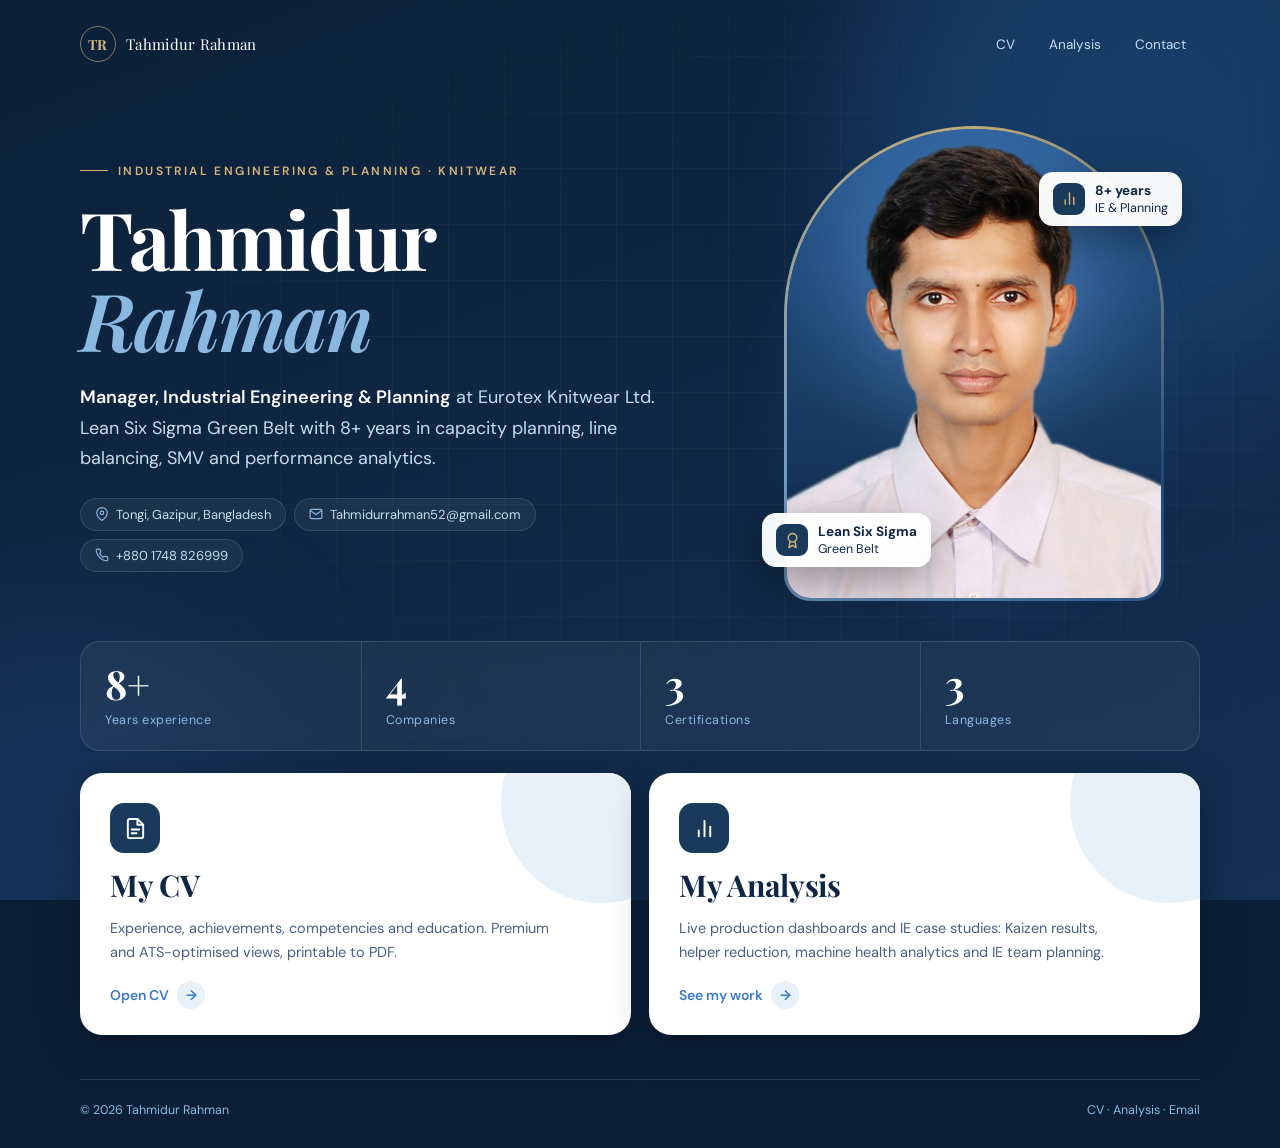
<file: index.html>
<!DOCTYPE html>
<html lang="en">
<head>
<meta charset="UTF-8">
<meta name="viewport" content="width=device-width, initial-scale=1.0, viewport-fit=cover">
<title>Tahmidur Rahman · Industrial Engineering &amp; Planning</title>
<meta name="description" content="Tahmidur Rahman — Manager, Industrial Engineering & Planning. CV and analysis portfolio.">
<meta property="og:title" content="Tahmidur Rahman · Industrial Engineering & Planning">
<meta property="og:description" content="Manager, Industrial Engineering & Planning at Eurotex Knitwear Ltd. CV and analysis portfolio.">
<meta property="og:image" content="https://tashriif.com/assets/portrait.jpg">
<meta name="theme-color" content="#0b1f38">
<link rel="preconnect" href="https://fonts.googleapis.com">
<link href="https://fonts.googleapis.com/css2?family=Playfair+Display:ital,wght@0,600;0,700;1,600&family=DM+Sans:wght@400;500;600&display=swap" rel="stylesheet">
<link rel="stylesheet" href="/assets/motion.css">
<style>
/* Layout: slim top bar; a two-column hero (text left, portrait right); stats strip; two doorways (CV / Analysis). Palette matches the CV. */
:root{--ink:#0b1f38;--navy:#0f2744;--navy2:#1a3a5c;--navy3:#1d4a7a;--blue:#3a7bc8;--sky:#8ab8e0;--mist:#c5ddf0;--ice:#e8f0f8;
  --gold:#d4b67a;--line:rgba(255,255,255,.12);--glass:rgba(255,255,255,.05);
  --display:'Playfair Display',Georgia,serif;--body:'DM Sans',system-ui,sans-serif}
*{box-sizing:border-box;margin:0;padding:0}
html{background:var(--ink)}
body{font-family:var(--body);color:#fff;min-height:100vh;overflow-x:hidden;position:relative;
  padding-left:max(20px,env(safe-area-inset-left,0px));padding-right:max(20px,env(safe-area-inset-right,0px))}

/* Background: two slow-drifting glows and a faint grid */
.bg{position:fixed;inset:0;z-index:-1;overflow:hidden;background:linear-gradient(160deg,#0b1f38 0%,#0f2744 45%,#132f52 100%)}
.bg::before{content:"";position:absolute;inset:0;background-image:linear-gradient(rgba(255,255,255,.035) 1px,transparent 1px),linear-gradient(90deg,rgba(255,255,255,.035) 1px,transparent 1px);
  background-size:56px 56px;mask-image:radial-gradient(ellipse 80% 70% at 60% 40%,#000 30%,transparent 80%);-webkit-mask-image:radial-gradient(ellipse 80% 70% at 60% 40%,#000 30%,transparent 80%)}
.orb{position:absolute;border-radius:50%;filter:blur(80px);opacity:.55}
.orb.a{width:560px;height:560px;right:-140px;top:-160px;background:#1f4f86;animation:drift 18s ease-in-out infinite alternate}
.orb.b{width:420px;height:420px;left:-160px;bottom:-140px;background:#173a63;animation:drift 22s ease-in-out infinite alternate-reverse}
@keyframes drift{to{transform:translate(-60px,50px) scale(1.08)}}

.wrap{max-width:1120px;margin:0 auto}

/* Top bar */
.top{display:flex;align-items:center;justify-content:space-between;gap:16px;padding:26px 0 0}
.mono{display:flex;align-items:center;gap:10px;color:#fff;text-decoration:none;font-family:var(--display);font-size:15px;letter-spacing:.02em}
.mono b{width:36px;height:36px;border-radius:50%;display:grid;place-items:center;border:1px solid rgba(212,182,122,.6);color:var(--gold);font-size:14px;font-weight:700}
.top nav{display:flex;gap:6px}
.top nav a{color:var(--mist);text-decoration:none;font-size:13.5px;padding:8px 14px;border-radius:999px;transition:background .2s,color .2s}
.top nav a:hover{background:rgba(255,255,255,.08);color:#fff}
@media(max-width:560px){.top nav a.hide-sm{display:none}}

/* Hero */
.hero{display:grid;grid-template-columns:minmax(0,1.15fr) minmax(0,.85fr);gap:56px;align-items:center;padding:64px 0 40px}
@media(max-width:860px){.hero{grid-template-columns:minmax(0,1fr);gap:36px;padding-top:40px}.photo{order:-1}}
.eyebrow{display:inline-flex;align-items:center;gap:10px;font-size:12px;letter-spacing:.2em;text-transform:uppercase;color:var(--gold);font-weight:600}
.eyebrow::before{content:"";width:28px;height:1px;background:var(--gold)}
h1{font-family:var(--display);font-weight:700;font-size:clamp(44px,7vw,80px);line-height:1.02;letter-spacing:-.025em;margin-top:18px}
h1 em{font-style:italic;font-weight:600;color:var(--sky)}
.role{margin-top:22px;font-size:clamp(15.5px,1.6vw,18px);line-height:1.7;color:var(--mist);max-width:54ch}
.role strong{color:#fff;font-weight:600}
.chips{display:flex;flex-wrap:wrap;gap:8px;margin-top:24px}
.chip{display:inline-flex;align-items:center;gap:7px;font-size:13px;color:var(--mist);border:1px solid var(--line);background:var(--glass);border-radius:999px;padding:7px 14px;text-decoration:none;transition:border-color .2s,color .2s}
a.chip:hover{border-color:rgba(138,184,224,.5);color:#fff}
.chip svg{width:14px;height:14px;stroke:var(--sky);fill:none;stroke-width:2;stroke-linecap:round;stroke-linejoin:round}

/* Portrait */
.photo{position:relative;justify-self:center;width:min(100%,380px)}
.frame{position:relative;aspect-ratio:4/5;border-radius:200px 200px 28px 28px;padding:3px;
  background:conic-gradient(from var(--ang,0deg),rgba(212,182,122,.9),rgba(58,123,200,.35),rgba(138,184,224,.8),rgba(212,182,122,.9));animation:spin 10s linear infinite}
@property --ang{syntax:'<angle>';inherits:false;initial-value:0deg}
@keyframes spin{to{--ang:360deg}}
.frame .in{position:relative;width:100%;height:100%;border-radius:197px 197px 25px 25px;overflow:hidden;background:linear-gradient(180deg,#24548a 0%,#173a63 60%,#0f2744 100%)}
.frame img{position:absolute;inset:0;width:100%;height:100%;object-fit:cover;object-position:center top}
.frame .fallback{position:absolute;inset:0;display:grid;place-items:center;font-family:var(--display);font-size:96px;color:rgba(255,255,255,.85)}
.frame img + .fallback{display:none}
.frame.noimg img{display:none}.frame.noimg .fallback{display:grid}
.glow{position:absolute;inset:8% -6% -6% -6%;z-index:-1;border-radius:50%;background:radial-gradient(closest-side,rgba(58,123,200,.45),transparent);filter:blur(20px)}
.badge{position:absolute;left:-22px;bottom:34px;display:flex;align-items:center;gap:10px;background:rgba(255,255,255,.96);color:var(--navy);border-radius:14px;padding:10px 14px;
  box-shadow:0 14px 40px rgba(0,0,0,.35);font-size:12.5px;line-height:1.3;animation:float 5s ease-in-out infinite}
.badge b{display:block;font-size:13.5px}
.badge i{width:32px;height:32px;border-radius:9px;background:var(--navy2);display:grid;place-items:center;flex-shrink:0}
.badge i svg{width:17px;height:17px;stroke:var(--gold);fill:none;stroke-width:2;stroke-linecap:round;stroke-linejoin:round}
.badge.r{left:auto;right:-18px;bottom:auto;top:46px;animation-delay:-2.5s}
@keyframes float{50%{transform:translateY(-8px)}}
@media(max-width:480px){.photo{width:min(100%,300px)}.badge{left:-6px}.badge.r{right:-6px}}

/* Stats */
.stats{display:grid;grid-template-columns:repeat(4,minmax(0,1fr));border:1px solid var(--line);border-radius:20px;background:var(--glass);backdrop-filter:blur(6px)}
.stat{padding:22px 24px;border-left:1px solid var(--line)}
.stat:first-child{border-left:none}
.stat .n{font-family:var(--display);font-size:clamp(30px,3.6vw,40px);font-weight:700;color:#fff;line-height:1}
.stat .l{margin-top:8px;font-size:12.5px;color:var(--sky);letter-spacing:.04em}
@media(max-width:700px){.stats{grid-template-columns:repeat(2,minmax(0,1fr))}.stat:nth-child(3){border-left:none}.stat:nth-child(n+3){border-top:1px solid var(--line)}}

/* Doorways */
.doors{display:grid;grid-template-columns:repeat(2,minmax(0,1fr));gap:18px;margin-top:22px}
@media(max-width:700px){.doors{grid-template-columns:minmax(0,1fr)}}
.door{position:relative;display:flex;flex-direction:column;gap:12px;text-decoration:none;color:var(--navy);background:#fff;border-radius:22px;padding:30px 30px 26px;overflow:hidden;
  box-shadow:0 12px 40px rgba(0,0,0,.28);transition:transform .35s cubic-bezier(.2,.7,.2,1),box-shadow .35s}
.door::before{content:"";position:absolute;right:-70px;top:-70px;width:200px;height:200px;border-radius:50%;background:var(--ice);transition:transform .5s cubic-bezier(.2,.7,.2,1)}
.door::after{content:"";position:absolute;top:0;left:-60%;width:40%;height:100%;background:linear-gradient(100deg,transparent,rgba(255,255,255,.7),transparent);transform:skewX(-18deg);transition:left .7s}
.door:hover{transform:translateY(-6px);box-shadow:0 22px 60px rgba(0,0,0,.38)}
.door:hover::before{transform:scale(1.35)}
.door:hover::after{left:130%}
.door:focus-visible{outline:3px solid var(--gold);outline-offset:4px}
.door>*{position:relative;z-index:1}
.ic{width:50px;height:50px;border-radius:14px;background:var(--navy2);display:grid;place-items:center}
.ic svg{width:23px;height:23px;stroke:#fff;fill:none;stroke-width:2;stroke-linecap:round;stroke-linejoin:round}
.door h2{font-family:var(--display);font-size:30px;font-weight:700;letter-spacing:-.01em}
.door p{font-size:14.5px;color:#4a6080;line-height:1.65;max-width:46ch}
.go{margin-top:4px;font-size:14px;font-weight:600;color:var(--blue);display:flex;align-items:center;gap:8px}
.go span{display:inline-grid;place-items:center;width:28px;height:28px;border-radius:50%;background:var(--ice);transition:transform .3s,background .3s,color .3s}
.door:hover .go span{transform:translateX(5px);background:var(--navy2);color:#fff}

footer{display:flex;justify-content:space-between;flex-wrap:wrap;gap:10px;margin:44px 0 30px;padding-top:22px;border-top:1px solid var(--line);font-size:12.5px;color:var(--sky)}
footer a{color:var(--sky);text-decoration:none}footer a:hover{color:#fff}

/* Hero entrance (runs once on load) */
.enter{animation:enter .9s cubic-bezier(.2,.7,.2,1) both;animation-delay:var(--d,0s)}
@keyframes enter{from{opacity:0;transform:translateY(24px)}to{opacity:1;transform:none}}
.photo.enter{animation-name:enterPhoto;animation-duration:1.1s}
@keyframes enterPhoto{from{opacity:0;transform:translateY(30px) scale(.96)}to{opacity:1;transform:none}}

@media(prefers-reduced-motion:reduce){*,*::before,*::after{animation:none!important;transition:none!important}}
</style>
</head>
<body>
<div class="bg" aria-hidden="true"><span class="orb a"></span><span class="orb b"></span></div>
<div class="wrap">
  <header class="top enter">
    <a class="mono" href="/"><b>TR</b> Tahmidur Rahman</a>
    <nav aria-label="Main">
      <a href="/cv/">CV</a>
      <a href="/analysis/">Analysis</a>
      <a class="hide-sm" href="mailto:Tahmidurrahman52@gmail.com">Contact</a>
    </nav>
  </header>

  <main>
    <section class="hero">
      <div>
        <div class="eyebrow enter" style="--d:.1s">Industrial Engineering &amp; Planning · Knitwear</div>
        <h1 class="enter" style="--d:.2s">Tahmidur<br><em>Rahman</em></h1>
        <p class="role enter" style="--d:.32s"><strong>Manager, Industrial Engineering &amp; Planning</strong> at Eurotex Knitwear Ltd. Lean Six Sigma Green Belt with 8+ years in capacity planning, line balancing, SMV and performance analytics.</p>
        <div class="chips enter" style="--d:.44s">
          <span class="chip"><svg viewBox="0 0 24 24"><path d="M21 10c0 7-9 13-9 13s-9-6-9-13a9 9 0 0118 0z"/><circle cx="12" cy="10" r="3"/></svg>Tongi, Gazipur, Bangladesh</span>
          <a class="chip" href="mailto:Tahmidurrahman52@gmail.com"><svg viewBox="0 0 24 24"><path d="M4 4h16c1.1 0 2 .9 2 2v12c0 1.1-.9 2-2 2H4c-1.1 0-2-.9-2-2V6c0-1.1.9-2 2-2z"/><polyline points="22,6 12,13 2,6"/></svg>Tahmidurrahman52@gmail.com</a>
          <a class="chip" href="tel:+8801748826999"><svg viewBox="0 0 24 24"><path d="M22 16.92v3a2 2 0 01-2.18 2 19.79 19.79 0 01-8.63-3.07 19.5 19.5 0 01-6-6 19.79 19.79 0 01-3.07-8.67A2 2 0 014.11 2h3a2 2 0 012 1.72c.13.96.36 1.9.7 2.81a2 2 0 01-.45 2.11L8.09 9.91a16 16 0 006 6l1.27-1.27a2 2 0 012.11-.45c.91.34 1.85.57 2.81.7A2 2 0 0122 16.92z"/></svg>+880 1748 826999</a>
        </div>
      </div>

      <div class="photo enter" style="--d:.25s">
        <div class="glow" aria-hidden="true"></div>
        <div class="frame" id="frame">
          <div class="in">
            <img src="/assets/portrait.jpg" alt="Portrait of Tahmidur Rahman" width="760" height="950" fetchpriority="high" onerror="document.getElementById('frame').classList.add('noimg')">
            <div class="fallback" aria-hidden="true">TR</div>
          </div>
        </div>
        <div class="badge"><i><svg viewBox="0 0 24 24"><circle cx="12" cy="8" r="6"/><path d="M15.48 12.89L17 22l-5-3-5 3 1.52-9.11"/></svg></i><span><b>Lean Six Sigma</b>Green Belt</span></div>
        <div class="badge r"><i><svg viewBox="0 0 24 24"><line x1="18" y1="20" x2="18" y2="10"/><line x1="12" y1="20" x2="12" y2="4"/><line x1="6" y1="20" x2="6" y2="14"/></svg></i><span><b>8+ years</b>IE &amp; Planning</span></div>
      </div>
    </section>

    <section class="stats" aria-label="Career at a glance">
      <div class="stat"><div class="n">8+</div><div class="l">Years experience</div></div>
      <div class="stat"><div class="n">4</div><div class="l">Companies</div></div>
      <div class="stat"><div class="n">3</div><div class="l">Certifications</div></div>
      <div class="stat"><div class="n">3</div><div class="l">Languages</div></div>
    </section>

    <nav class="doors" aria-label="Sections">
      <a class="door" href="/cv/">
        <div class="ic"><svg viewBox="0 0 24 24"><path d="M14 2H6a2 2 0 00-2 2v16a2 2 0 002 2h12a2 2 0 002-2V8z"/><polyline points="14 2 14 8 20 8"/><line x1="8" y1="13" x2="16" y2="13"/><line x1="8" y1="17" x2="13" y2="17"/></svg></div>
        <h2>My CV</h2>
        <p>Experience, achievements, competencies and education. Premium and ATS-optimised views, printable to PDF.</p>
        <div class="go">Open CV <span>→</span></div>
      </a>
      <a class="door" href="/analysis/">
        <div class="ic"><svg viewBox="0 0 24 24"><line x1="18" y1="20" x2="18" y2="10"/><line x1="12" y1="20" x2="12" y2="4"/><line x1="6" y1="20" x2="6" y2="14"/></svg></div>
        <h2>My Analysis</h2>
        <p>Live production dashboards and IE case studies: Kaizen results, helper reduction, machine health analytics and IE team planning.</p>
        <div class="go">See my work <span>→</span></div>
      </a>
    </nav>
  </main>

  <footer>
    <span>© 2026 Tahmidur Rahman</span>
    <span><a href="/cv/">CV</a> · <a href="/analysis/">Analysis</a> · <a href="mailto:Tahmidurrahman52@gmail.com">Email</a></span>
  </footer>
</div>
<script src="/assets/motion.js" data-reveal=".stats,.door,footer" data-count=".stat .n" defer></script>
</body>
</html>
</file>
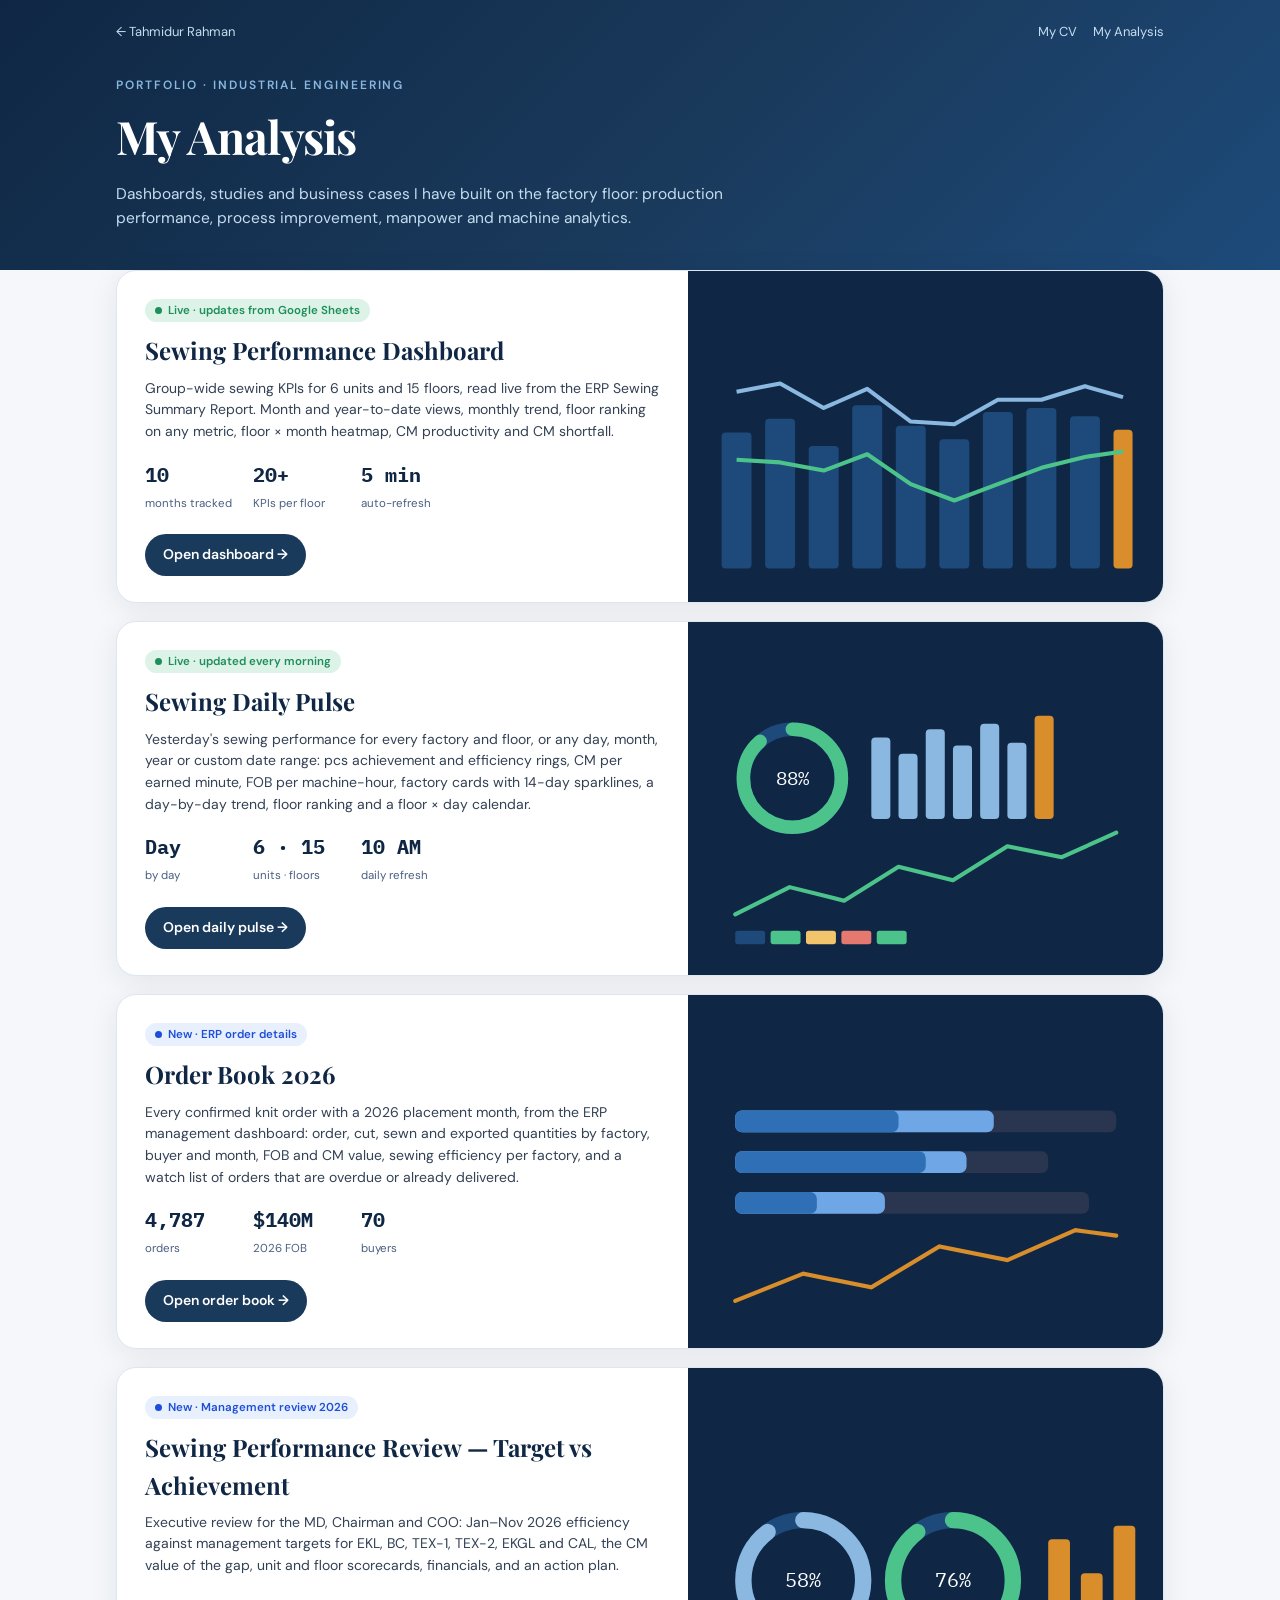
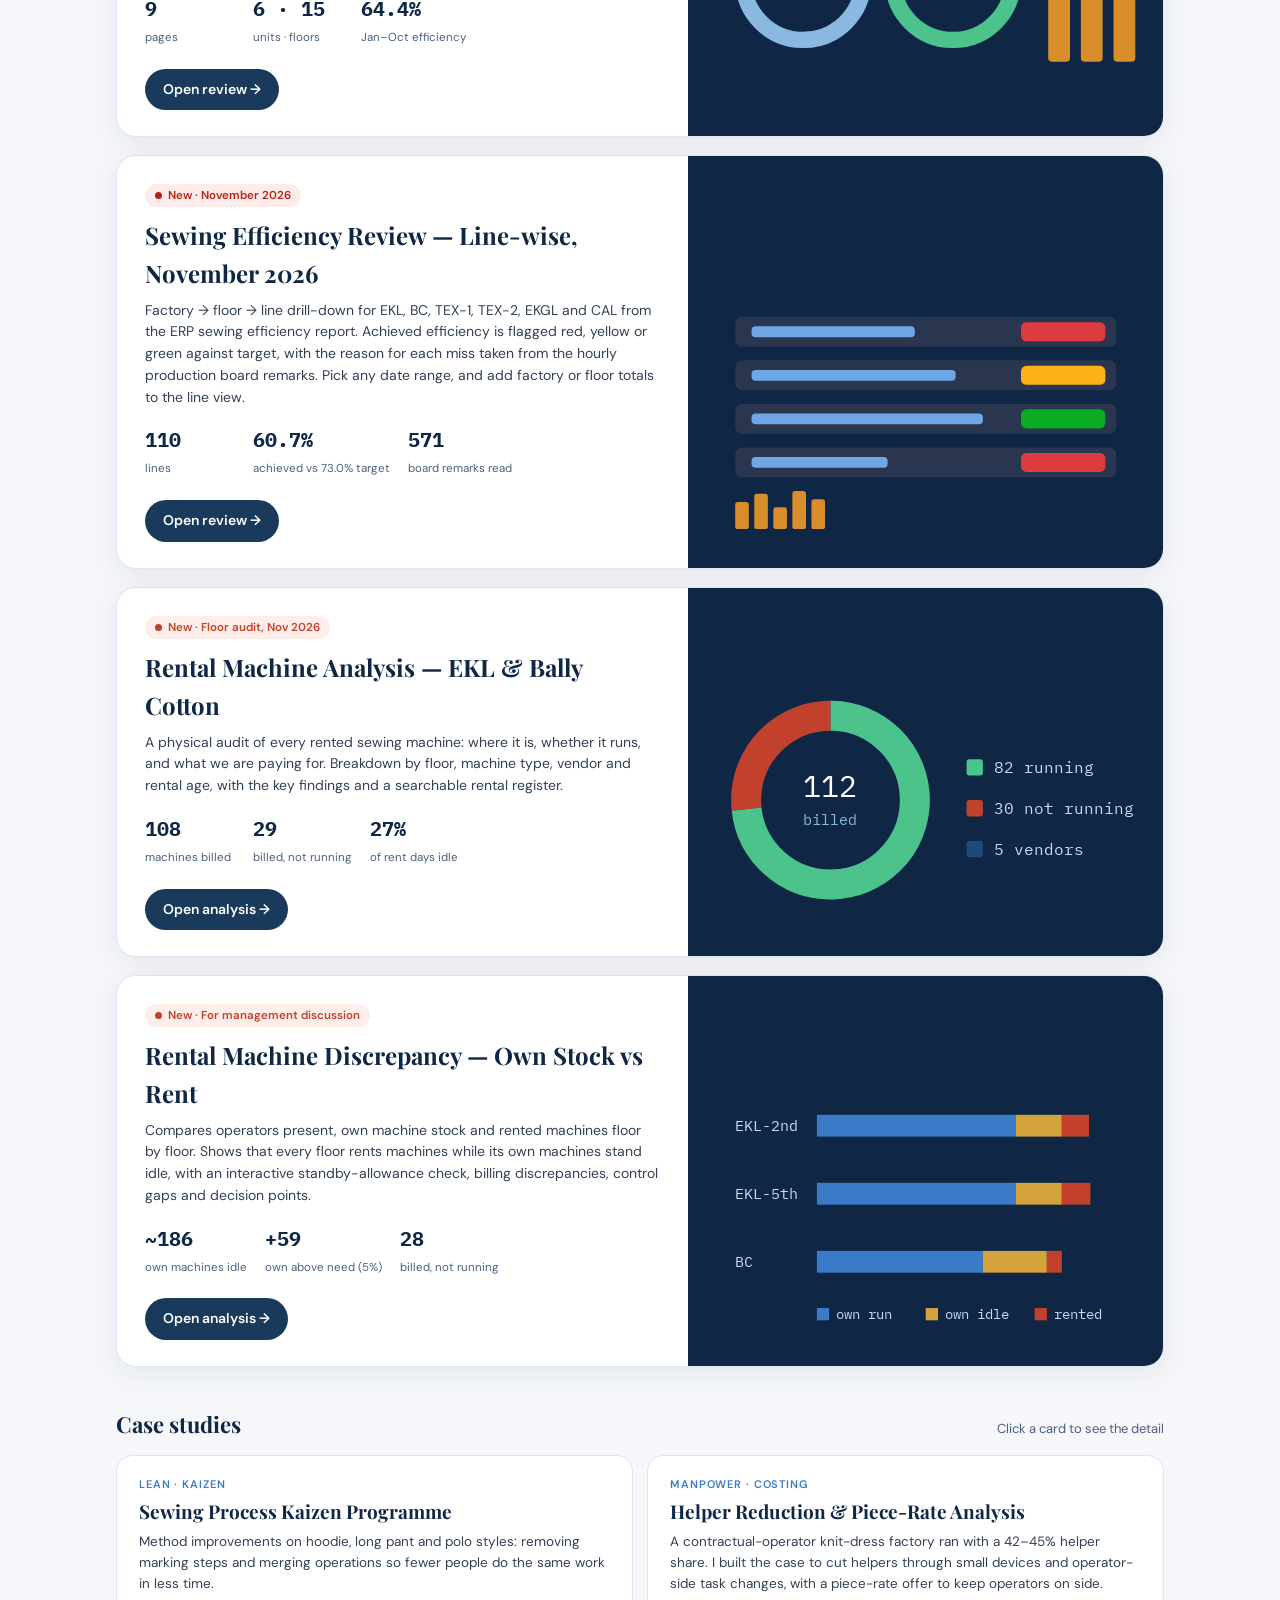
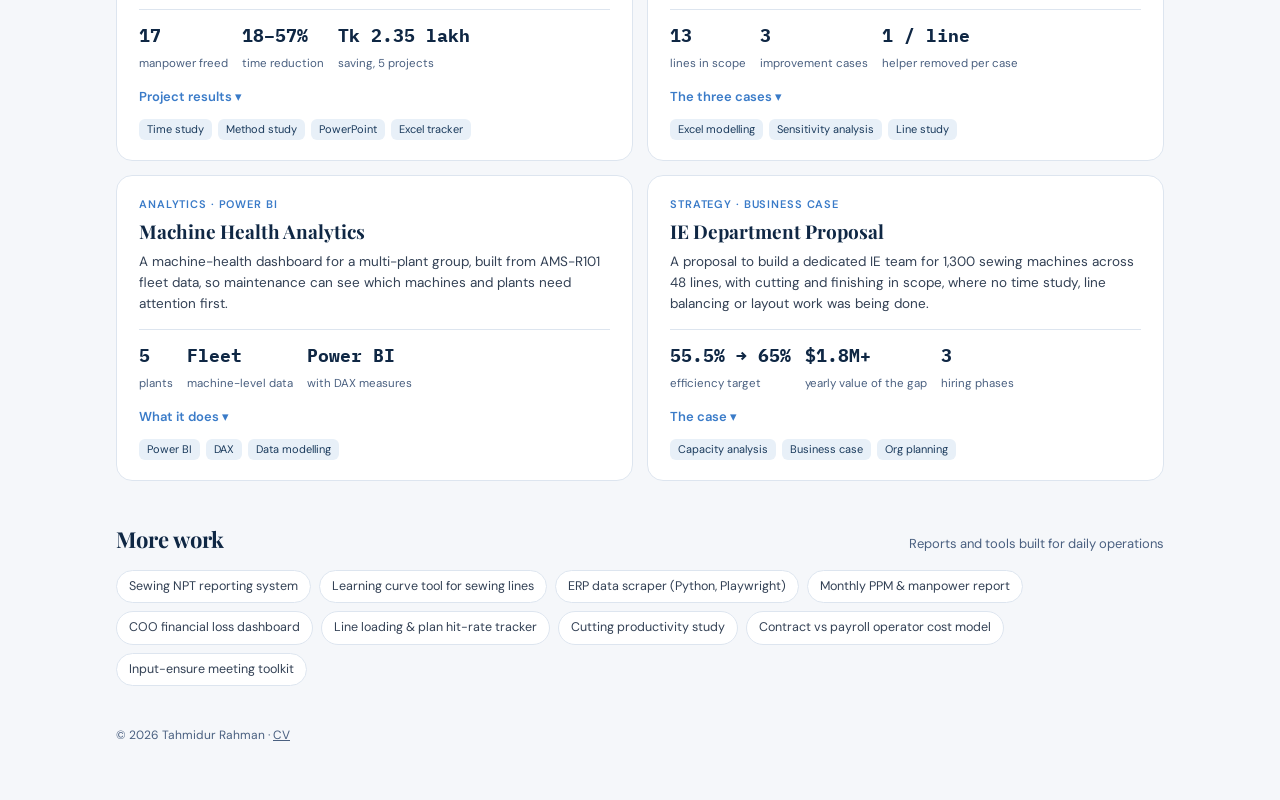
<file: analysis/index.html>
<!DOCTYPE html>
<html lang="en">
<head>
<meta charset="UTF-8">
<meta name="viewport" content="width=device-width, initial-scale=1.0, viewport-fit=cover">
<title>My Analysis · Tahmidur Rahman</title>
<link rel="preconnect" href="https://fonts.googleapis.com">
<link href="https://fonts.googleapis.com/css2?family=Playfair+Display:wght@600;700&family=DM+Sans:wght@400;500;600&family=IBM+Plex+Mono:wght@500;600&display=swap" rel="stylesheet">
<style>
/* Layout: navy header band → featured live dashboard → grid of case-study cards (expand for detail) → more-work strip. Palette matches the CV. */
:root{--navy:#0f2744;--navy2:#1a3a5c;--navy3:#1d4a7a;--blue:#3a7bc8;--sky:#8ab8e0;--ice:#e8f0f8;--mid:#d0e4f5;
  --bg:#f5f7fa;--panel:#fff;--ink:#1e2a3a;--ink2:#334155;--muted:#4a6080;--line:#dde5ef;--good:#1e8e5a;--good-bg:#ddf3e8;--amber:#d98e2b;
  --display:'Playfair Display',Georgia,serif;--body:'DM Sans',system-ui,sans-serif;--mono:'IBM Plex Mono',ui-monospace,monospace}
*{box-sizing:border-box;margin:0;padding:0}
body{font-family:var(--body);background:var(--bg);color:var(--ink);line-height:1.55}
.in{max-width:1080px;margin:0 auto;padding-left:max(16px,env(safe-area-inset-left,0px));padding-right:max(16px,env(safe-area-inset-right,0px))}
header{background:linear-gradient(135deg,var(--navy),var(--navy2) 55%,var(--navy3));color:#fff}
header .in{padding-block:22px 40px}
.nav{display:flex;justify-content:space-between;align-items:center;gap:12px;flex-wrap:wrap;font-size:13px}
.nav a{color:#c5ddf0;text-decoration:none}.nav a:hover{color:#fff}
.nav .links{display:flex;gap:16px}
.eyebrow{margin-top:34px;font-size:12px;letter-spacing:.16em;text-transform:uppercase;color:var(--sky);font-weight:600}
h1{font-family:var(--display);font-size:clamp(32px,5vw,46px);font-weight:700;letter-spacing:-.02em;margin-top:6px}
.lede{color:#c5ddf0;max-width:62ch;margin-top:10px;font-size:15.5px}
main .in{padding-block:28px 56px}
.feature{display:grid;grid-template-columns:1.2fr 1fr;gap:0;background:var(--panel);border:1px solid var(--line);border-radius:20px;overflow:hidden;box-shadow:0 6px 30px rgba(15,39,68,.08);margin-top:-28px}
@media(max-width:760px){.feature{grid-template-columns:minmax(0,1fr)}}
.feature .txt{padding:26px 28px;min-width:0}
.live{display:inline-flex;align-items:center;gap:6px;font-size:11.5px;font-weight:600;color:var(--good);background:var(--good-bg);border-radius:999px;padding:3px 10px}
.live i{width:7px;height:7px;border-radius:50%;background:var(--good)}
h2{font-family:var(--display);font-size:24px;font-weight:700;color:var(--navy);margin-top:10px}
.feature p{color:var(--ink2);font-size:14px;margin-top:8px;max-width:58ch}
.kv{display:flex;flex-wrap:wrap;gap:18px;margin-top:16px}
.kv div{min-width:90px}.kv b{display:block;font-family:var(--mono);font-size:20px;color:var(--navy)}.kv span{font-size:11.5px;color:var(--muted)}
.btn{display:inline-flex;align-items:center;gap:6px;margin-top:20px;background:var(--navy2);color:#fff;text-decoration:none;font-weight:600;font-size:14px;padding:10px 18px;border-radius:999px}
.btn:hover{background:var(--navy3)}.btn:focus-visible,summary:focus-visible{outline:3px solid var(--blue);outline-offset:2px}
.preview{background:var(--navy);padding:20px;display:flex;align-items:flex-end;min-height:220px}
.preview svg{width:100%;height:auto;display:block}
.sec{display:flex;justify-content:space-between;align-items:baseline;gap:12px;margin:40px 0 14px;flex-wrap:wrap}
.sec h3{font-family:var(--display);font-size:22px;color:var(--navy)}
.sec span{font-size:13px;color:var(--muted)}
.grid{display:grid;grid-template-columns:repeat(2,minmax(0,1fr));gap:14px;align-items:start}
@media(max-width:760px){.grid{grid-template-columns:minmax(0,1fr)}}
.case{background:var(--panel);border:1px solid var(--line);border-radius:16px;padding:20px 22px;min-width:0}
.tag{font-size:11px;letter-spacing:.08em;text-transform:uppercase;color:var(--blue);font-weight:600}
.case h4{font-family:var(--display);font-size:19px;color:var(--navy);margin-top:4px}
.case .sum{font-size:13.5px;color:var(--ink2);margin-top:6px}
.nums{display:flex;flex-wrap:wrap;gap:14px;margin-top:14px;padding-top:12px;border-top:1px solid var(--line)}
.nums div b{display:block;font-family:var(--mono);font-size:18px;color:var(--navy)}.nums div span{font-size:11.5px;color:var(--muted)}
details{margin-top:12px}
summary{cursor:pointer;font-size:13px;font-weight:600;color:var(--blue);list-style:none}
summary::-webkit-details-marker{display:none}
summary::after{content:" ▾"}details[open] summary::after{content:" ▴"}
.body{margin-top:10px;font-size:13px;color:var(--ink2)}
.body h5{font-size:11.5px;letter-spacing:.08em;text-transform:uppercase;color:var(--navy2);margin:12px 0 4px}
.body ul{padding-left:18px}.body li{margin-bottom:4px}
.tblw{overflow-x:auto;margin-top:8px}
table{border-collapse:collapse;width:100%;min-width:460px;font-size:12.5px;font-variant-numeric:tabular-nums}
th,td{padding:6px 8px;border-bottom:1px solid var(--line);text-align:right;white-space:nowrap}
th:first-child,td:first-child{text-align:left;white-space:normal;min-width:170px}
th{font-size:10.5px;letter-spacing:.06em;text-transform:uppercase;color:var(--muted);background:var(--ice)}
tfoot td{font-weight:700;color:var(--navy)}
.tools{display:flex;flex-wrap:wrap;gap:6px;margin-top:12px}
.tools span{font-size:11px;background:var(--ice);color:var(--navy2);border-radius:6px;padding:2px 8px}
.more{display:flex;flex-wrap:wrap;gap:8px}
.more span{font-size:12.5px;background:var(--panel);border:1px solid var(--line);border-radius:999px;padding:6px 12px;color:var(--ink2)}
footer{color:var(--muted);font-size:12px;margin-top:40px}
</style>
<link rel="stylesheet" href="/assets/motion.css">
</head>
<body>
<header><div class="in">
  <div class="nav"><a href="/">← Tahmidur Rahman</a><div class="links"><a href="/cv/">My CV</a><a href="/analysis/" aria-current="page">My Analysis</a></div></div>
  <div class="eyebrow">Portfolio · Industrial Engineering</div>
  <h1>My Analysis</h1>
  <p class="lede">Dashboards, studies and business cases I have built on the factory floor: production performance, process improvement, manpower and machine analytics.</p>
</div></header>

<main><div class="in">

  <section class="feature" aria-label="Featured">
    <div class="txt">
      <span class="live"><i></i>Live · updates from Google Sheets</span>
      <h2>Sewing Performance Dashboard</h2>
      <p>Group-wide sewing KPIs for 6 units and 15 floors, read live from the ERP Sewing Summary Report. Month and year-to-date views, monthly trend, floor ranking on any metric, floor × month heatmap, CM productivity and CM shortfall.</p>
      <div class="kv">
        <div><b>10</b><span>months tracked</span></div>
        <div><b>20+</b><span>KPIs per floor</span></div>
        <div><b>5 min</b><span>auto-refresh</span></div>
      </div>
      <a class="btn" href="/analysis/sewing/">Open dashboard →</a>
    </div>
    <div class="preview" aria-hidden="true">
      <svg viewBox="0 0 320 200">
        <g fill="#1d4a7a"><rect x="10" y="90" width="22" height="100" rx="3"/><rect x="42" y="80" width="22" height="110" rx="3"/><rect x="74" y="100" width="22" height="90" rx="3"/><rect x="106" y="70" width="22" height="120" rx="3"/><rect x="138" y="85" width="22" height="105" rx="3"/><rect x="170" y="95" width="22" height="95" rx="3"/><rect x="202" y="75" width="22" height="115" rx="3"/><rect x="234" y="72" width="22" height="118" rx="3"/><rect x="266" y="78" width="22" height="112" rx="3"/></g>
        <rect x="298" y="88" width="14" height="102" rx="3" fill="#d98e2b"/>
        <polyline points="21,60 53,54 85,72 117,58 149,82 181,84 213,66 245,66 277,56 305,64" fill="none" stroke="#8ab8e0" stroke-width="3" stroke-linejoin="round"/>
        <polyline points="21,110 53,112 85,118 117,106 149,128 181,140 213,128 245,116 277,108 305,104" fill="none" stroke="#4cc38a" stroke-width="3" stroke-linejoin="round"/>
      </svg>
    </div>
  </section>

  <section class="feature" aria-label="Daily sewing pulse" style="margin-top:18px">
    <div class="txt">
      <span class="live"><i></i>Live · updated every morning</span>
      <h2>Sewing Daily Pulse</h2>
      <p>Yesterday's sewing performance for every factory and floor, or any day, month, year or custom date range: pcs achievement and efficiency rings, CM per earned minute, FOB per machine-hour, factory cards with 14-day sparklines, a day-by-day trend, floor ranking and a floor × day calendar.</p>
      <div class="kv">
        <div><b>Day</b><span>by day</span></div>
        <div><b>6 · 15</b><span>units · floors</span></div>
        <div><b>10 AM</b><span>daily refresh</span></div>
      </div>
      <a class="btn" href="/analysis/sewing-daily/">Open daily pulse →</a>
    </div>
    <div class="preview" aria-hidden="true">
      <svg viewBox="0 0 320 200">
        <g fill="none" stroke-width="10" stroke-linecap="round"><circle cx="62" cy="70" r="36" stroke="#1d4a7a"/><circle cx="62" cy="70" r="36" stroke="#4cc38a" stroke-dasharray="200 227" transform="rotate(-90 62 70)"/></g>
        <text x="62" y="75" fill="#fff" font-family="IBM Plex Mono,monospace" font-size="14" text-anchor="middle">88%</text>
        <g fill="#8ab8e0"><rect x="120" y="40" width="14" height="60" rx="3"/><rect x="140" y="52" width="14" height="48" rx="3"/><rect x="160" y="34" width="14" height="66" rx="3"/><rect x="180" y="46" width="14" height="54" rx="3"/><rect x="200" y="30" width="14" height="70" rx="3"/><rect x="220" y="44" width="14" height="56" rx="3"/></g>
        <rect x="240" y="24" width="14" height="76" rx="3" fill="#d98e2b"/>
        <polyline points="20,170 60,150 100,160 140,135 180,145 220,120 260,128 300,110" fill="none" stroke="#4cc38a" stroke-width="3" stroke-linecap="round" stroke-linejoin="round"/>
        <g fill="#1d4a7a"><rect x="20" y="182" width="22" height="10" rx="2"/><rect x="46" y="182" width="22" height="10" rx="2" fill="#4cc38a"/><rect x="72" y="182" width="22" height="10" rx="2" fill="#f2c46b"/><rect x="98" y="182" width="22" height="10" rx="2" fill="#e5786f"/><rect x="124" y="182" width="22" height="10" rx="2" fill="#4cc38a"/></g>
      </svg>
    </div>
  </section>

  <section class="feature" aria-label="Order book" style="margin-top:18px">
    <div class="txt">
      <span class="live" style="color:#1d4ed8;background:#e8f0fe"><i style="background:#1d4ed8"></i>New · ERP order details</span>
      <h2>Order Book 2026</h2>
      <p>Every confirmed knit order with a 2026 placement month, from the ERP management dashboard: order, cut, sewn and exported quantities by factory, buyer and month, FOB and CM value, sewing efficiency per factory, and a watch list of orders that are overdue or already delivered.</p>
      <div class="kv">
        <div><b>4,787</b><span>orders</span></div>
        <div><b>$141M</b><span>2026 FOB</span></div>
        <div><b>71</b><span>buyers</span></div>
      </div>
      <a class="btn" href="/analysis/orders/">Open order book →</a>
    </div>
    <div class="preview" aria-hidden="true">
      <svg viewBox="0 0 320 200">
        <rect x="20" y="40" width="280" height="16" rx="5" fill="#2a3550"/><rect x="20" y="40" width="190" height="16" rx="5" fill="#6fa6e6"/><rect x="20" y="40" width="120" height="16" rx="5" fill="#2f6fb5"/>
        <rect x="20" y="70" width="230" height="16" rx="5" fill="#2a3550"/><rect x="20" y="70" width="170" height="16" rx="5" fill="#6fa6e6"/><rect x="20" y="70" width="140" height="16" rx="5" fill="#2f6fb5"/>
        <rect x="20" y="100" width="260" height="16" rx="5" fill="#2a3550"/><rect x="20" y="100" width="110" height="16" rx="5" fill="#6fa6e6"/><rect x="20" y="100" width="60" height="16" rx="5" fill="#2f6fb5"/>
        <polyline points="20,180 70,160 120,170 170,140 220,150 270,128 300,132" fill="none" stroke="#d98e2b" stroke-width="3" stroke-linecap="round"/>
      </svg>
    </div>
  </section>

  <section class="feature" aria-label="Management review" style="margin-top:18px">
    <div class="txt">
      <span class="live" style="color:#1d4ed8;background:#e8f0fe"><i style="background:#1d4ed8"></i>New · Management review 2026</span>
      <h2>Sewing Performance Review — Target vs Achievement</h2>
      <p>Executive review for the MD, Chairman and COO: Jan–Nov 2026 efficiency against management targets for EKL, BC, TEX-1, TEX-2, EKGL and CAL, the CM value of the gap, unit and floor scorecards, financials, and an action plan.</p>
      <div class="kv">
        <div><b>9</b><span>pages</span></div>
        <div><b>6 · 15</b><span>units · floors</span></div>
        <div><b>65.0%</b><span>Jan–Oct efficiency</span></div>
      </div>
      <a class="btn" href="/analysis/sewing-review/">Open review →</a>
    </div>
    <div class="preview" aria-hidden="true">
      <svg viewBox="0 0 320 200">
        <g fill="none" stroke-width="12" stroke-linecap="round"><circle cx="70" cy="100" r="44" stroke="#1d4a7a"/><circle cx="70" cy="100" r="44" stroke="#8ab8e0" stroke-dasharray="248 277" transform="rotate(-90 70 100)"/>
        <circle cx="180" cy="100" r="44" stroke="#1d4a7a"/><circle cx="180" cy="100" r="44" stroke="#4cc38a" stroke-dasharray="248 277" transform="rotate(-90 180 100)"/></g>
        <g fill="#fff" font-family="IBM Plex Mono,monospace" font-size="15" text-anchor="middle"><text x="70" y="105">58%</text><text x="180" y="105">76%</text></g>
        <g fill="#d98e2b"><rect x="250" y="70" width="16" height="90" rx="3"/><rect x="274" y="95" width="16" height="65" rx="3"/><rect x="298" y="60" width="16" height="100" rx="3"/></g>
      </svg>
    </div>
  </section>

  <section class="feature" aria-label="Line-wise sewing efficiency" style="margin-top:18px">
    <div class="txt">
      <span class="live" style="color:#b42318;background:#fdecea"><i style="background:#b42318"></i>New · November 2026</span>
      <h2>Sewing Efficiency Review — Line-wise, November 2026</h2>
      <p>Factory → floor → line drill-down for EKL, BC, TEX-1, TEX-2, EKGL and CAL from the ERP sewing efficiency report. Achieved efficiency is flagged red, yellow or green against target, with the reason for each miss taken from the hourly production board remarks. Pick any date range, and add factory or floor totals to the line view.</p>
      <div class="kv">
        <div><b>114</b><span>lines</span></div>
        <div><b>62.8%</b><span>achieved vs 73.0% target</span></div>
        <div><b>591</b><span>board remarks read</span></div>
      </div>
      <a class="btn" href="/analysis/sewing-efficiency/">Open review →</a>
    </div>
    <div class="preview" aria-hidden="true">
      <svg viewBox="0 0 320 200">
        <g><rect x="20" y="30" width="280" height="22" rx="5" fill="#2a3550"/><rect x="230" y="34" width="62" height="14" rx="4" fill="#dc3c3d"/>
        <rect x="20" y="62" width="280" height="22" rx="5" fill="#2a3550"/><rect x="230" y="66" width="62" height="14" rx="4" fill="#fbb315"/>
        <rect x="20" y="94" width="280" height="22" rx="5" fill="#2a3550"/><rect x="230" y="98" width="62" height="14" rx="4" fill="#0aac23"/>
        <rect x="20" y="126" width="280" height="22" rx="5" fill="#2a3550"/><rect x="230" y="130" width="62" height="14" rx="4" fill="#dc3c3d"/></g>
        <g fill="#6fa6e6"><rect x="32" y="37" width="120" height="8" rx="3"/><rect x="32" y="69" width="150" height="8" rx="3"/><rect x="32" y="101" width="170" height="8" rx="3"/><rect x="32" y="133" width="100" height="8" rx="3"/></g>
        <g fill="#d98e2b"><rect x="20" y="166" width="10" height="20" rx="2"/><rect x="34" y="160" width="10" height="26" rx="2"/><rect x="48" y="170" width="10" height="16" rx="2"/><rect x="62" y="158" width="10" height="28" rx="2"/><rect x="76" y="164" width="10" height="22" rx="2"/></g>
      </svg>
    </div>
  </section>


  <section class="feature" aria-label="Rental machine audit" style="margin-top:18px">
    <div class="txt">
      <span class="live" style="color:#c2412d;background:#fdeee9"><i style="background:#c2412d"></i>New · Floor audit, Nov 2026</span>
      <h2>Rental Machine Analysis — EKL &amp; Bally Cotton</h2>
      <p>A physical audit of every rented sewing machine: where it is, whether it runs, and what we are paying for. Breakdown by floor, machine type, vendor and rental age, with the key findings and a searchable rental register.</p>
      <div class="kv">
        <div><b>112</b><span>machines billed</span></div>
        <div><b>30</b><span>billed, not running</span></div>
        <div><b>28%</b><span>of rent days idle</span></div>
      </div>
      <a class="btn" href="/analysis/rental-machines/">Open analysis →</a>
    </div>
    <div class="preview" aria-hidden="true">
      <svg viewBox="0 0 320 200">
        <g fill="none" stroke-width="22"><circle cx="90" cy="100" r="62" stroke="#1d4a7a"/><circle cx="90" cy="100" r="62" stroke="#4cc38a" stroke-dasharray="285 390" transform="rotate(-90 90 100)"/><circle cx="90" cy="100" r="62" stroke="#c2412d" stroke-dasharray="0 285 105 390" transform="rotate(-90 90 100)"/></g>
        <g fill="#fff" font-family="IBM Plex Mono,monospace" text-anchor="middle"><text x="90" y="98" font-size="22">112</text><text x="90" y="118" font-size="11" fill="#8ab8e0">billed</text></g>
        <g font-family="IBM Plex Mono,monospace" font-size="12"><rect x="190" y="70" width="12" height="12" rx="2" fill="#4cc38a"/><text x="210" y="80" fill="#c5ddf0">82 running</text><rect x="190" y="100" width="12" height="12" rx="2" fill="#c2412d"/><text x="210" y="110" fill="#c5ddf0">30 not running</text><rect x="190" y="130" width="12" height="12" rx="2" fill="#1d4a7a"/><text x="210" y="140" fill="#c5ddf0">5 vendors</text></g>
      </svg>
    </div>
  </section>


  <section class="feature" aria-label="Rental machine discrepancy" style="margin-top:18px">
    <div class="txt">
      <span class="live" style="color:#c2412d;background:#fdeee9"><i style="background:#c2412d"></i>New · For management discussion</span>
      <h2>Rental Machine Discrepancy — Own Stock vs Rent</h2>
      <p>Compares operators present, own machine stock and rented machines floor by floor. Shows that every floor rents machines while its own machines stand idle, with an interactive standby-allowance check, billing discrepancies, control gaps and decision points.</p>
      <div class="kv">
        <div><b>~203</b><span>own machines idle</span></div>
        <div><b>+64</b><span>own above need (5%)</span></div>
        <div><b>30</b><span>billed, not running</span></div>
      </div>
      <a class="btn" href="/analysis/rental-discrepancy/">Open analysis →</a>
    </div>
    <div class="preview" aria-hidden="true">
      <svg viewBox="0 0 320 200">
        <g font-family="IBM Plex Mono,monospace" font-size="11" fill="#c5ddf0">
          <text x="20" y="42">EKL-2nd</text><text x="20" y="92">EKL-5th</text><text x="20" y="142">BC</text></g>
        <g>
          <rect x="80" y="30" width="146" height="16" fill="#3a7bc8"/><rect x="226" y="30" width="34" height="16" fill="#d4a33b"/><rect x="260" y="30" width="20" height="16" fill="#c2412d"/>
          <rect x="80" y="80" width="146" height="16" fill="#3a7bc8"/><rect x="226" y="80" width="34" height="16" fill="#d4a33b"/><rect x="260" y="80" width="21" height="16" fill="#c2412d"/>
          <rect x="80" y="130" width="122" height="16" fill="#3a7bc8"/><rect x="202" y="130" width="47" height="16" fill="#d4a33b"/><rect x="249" y="130" width="11" height="16" fill="#c2412d"/>
        </g>
        <g font-family="IBM Plex Mono,monospace" font-size="10"><rect x="80" y="172" width="9" height="9" fill="#3a7bc8"/><text x="94" y="180" fill="#c5ddf0">own run</text><rect x="160" y="172" width="9" height="9" fill="#d4a33b"/><text x="174" y="180" fill="#c5ddf0">own idle</text><rect x="240" y="172" width="9" height="9" fill="#c2412d"/><text x="254" y="180" fill="#c5ddf0">rented</text></g>
      </svg>
    </div>
  </section>

  <div class="sec"><h3>Case studies</h3><span>Click a card to see the detail</span></div>
  <section class="grid">

    <article class="case">
      <div class="tag">Lean · Kaizen</div>
      <h4>Sewing Process Kaizen Programme</h4>
      <p class="sum">Method improvements on hoodie, long pant and polo styles: removing marking steps and merging operations so fewer people do the same work in less time.</p>
      <div class="nums"><div><b>17</b><span>manpower freed</span></div><div><b>18–57%</b><span>time reduction</span></div><div><b>Tk 2.35 lakh</b><span>saving, 5 projects</span></div></div>
      <details><summary>Project results</summary><div class="body">
        <div class="tblw"><table>
          <thead><tr><th>Project</th><th>MP before → after</th><th>Sec before → after</th><th>Improvement</th><th>Saving (Tk)</th></tr></thead>
          <tbody>
            <tr><td>Kangaroo pocket join without mark</td><td>8 → 4</td><td>54 → 38</td><td>29.6%</td><td>52,000</td></tr>
            <tr><td>Body mark for pocket join, no middle mark</td><td>12 → 6</td><td>23 → 18</td><td>21.7%</td><td>78,000</td></tr>
            <tr><td>Hood servicing with tuck (2 ops → 1)</td><td>8 → 4</td><td>30 → 22</td><td>26.7%</td><td>60,000</td></tr>
            <tr><td>Label &amp; loop join combined</td><td>4 → 2</td><td>35 → 15</td><td>57.1%</td><td>30,000</td></tr>
            <tr><td>Placket close &amp; top stitch combined</td><td>4 → 3</td><td>44 → 36</td><td>18.2%</td><td>15,000</td></tr>
          </tbody>
          <tfoot><tr><td>Total</td><td>17 freed</td><td></td><td></td><td>2,35,000</td></tr></tfoot>
        </table></div>
        <h5>How</h5><ul><li>Time study before and after on running lines, video of both methods.</li><li>Eliminated non-value marking, combined adjacent operations on one machine.</li><li>Savings calculated over each style's run (26–30 days).</li></ul>
      </div></details>
      <div class="tools"><span>Time study</span><span>Method study</span><span>PowerPoint</span><span>Excel tracker</span></div>
    </article>

    <article class="case">
      <div class="tag">Manpower · Costing</div>
      <h4>Helper Reduction &amp; Piece-Rate Analysis</h4>
      <p class="sum">A contractual-operator knit-dress factory ran with a 42–45% helper share. I built the case to cut helpers through small devices and operator-side task changes, with a piece-rate offer to keep operators on side.</p>
      <div class="nums"><div><b>13</b><span>lines in scope</span></div><div><b>3</b><span>improvement cases</span></div><div><b>1 / line</b><span>helper removed per case</span></div></div>
      <details><summary>The three cases</summary><div class="body">
        <ul>
          <li><b>Shoulder join:</b> a trimming device on the overlock removes the trimming helper on all 13 lines.</li>
          <li><b>Back tape piping:</b> operator cuts the piping, removing one helper per line on 9 lines.</li>
          <li><b>Sleeve join:</b> operator folds the body, removing one helper per line on 13 lines.</li>
        </ul>
        <h5>Deliverable</h5><ul><li>Formula-driven workbook for MD, Chairman and Director: executive summary, inputs, one sheet per case, piece-rate sensitivity, risk and manpower view.</li><li>Operator incentive range modelled through a piece-rate increase to manage contractor resistance.</li></ul>
      </div></details>
      <div class="tools"><span>Excel modelling</span><span>Sensitivity analysis</span><span>Line study</span></div>
    </article>

    <article class="case">
      <div class="tag">Analytics · Power BI</div>
      <h4>Machine Health Analytics</h4>
      <p class="sum">A machine-health dashboard for a multi-plant group, built from AMS-R101 fleet data, so maintenance can see which machines and plants need attention first.</p>
      <div class="nums"><div><b>5</b><span>plants</span></div><div><b>Fleet</b><span>machine-level data</span></div><div><b>Power BI</b><span>with DAX measures</span></div></div>
      <details><summary>What it does</summary><div class="body">
        <ul><li>Cleans and models fleet data across five plants into one model.</li><li>DAX measures for machine health and status, conditional formatting to flag problem machines.</li><li>Custom navy theme for management reporting.</li></ul>
      </div></details>
      <div class="tools"><span>Power BI</span><span>DAX</span><span>Data modelling</span></div>
    </article>

    <article class="case">
      <div class="tag">Strategy · Business case</div>
      <h4>IE Department Proposal</h4>
      <p class="sum">A proposal to build a dedicated IE team for 1,300 sewing machines across 48 lines, with cutting and finishing in scope, where no time study, line balancing or layout work was being done.</p>
      <div class="nums"><div><b>55.5% → 65%</b><span>efficiency target</span></div><div><b>$1.8M+</b><span>yearly value of the gap</span></div><div><b>3</b><span>hiring phases</span></div></div>
      <details><summary>The case</summary><div class="body">
        <ul><li>Mapped the current workload: daily SMV for 20–25 styles, input-ensure data chasing 3–4 hours a day, manual line checks.</li><li>Valued the efficiency gap using ERP capacity and CM figures.</li><li>Phased recruitment: one experienced IE per floor, the rest trained freshers.</li><li>Delivered as a PowerPoint deck and a Word proposal for the MD.</li></ul>
      </div></details>
      <div class="tools"><span>Capacity analysis</span><span>Business case</span><span>Org planning</span></div>
    </article>

  </section>

  <div class="sec"><h3>More work</h3><span>Reports and tools built for daily operations</span></div>
  <div class="more">
    <span>Sewing NPT reporting system</span><span>Learning curve tool for sewing lines</span><span>ERP data scraper (Python, Playwright)</span><span>Monthly PPM &amp; manpower report</span><span>COO financial loss dashboard</span><span>Line loading &amp; plan hit-rate tracker</span><span>Cutting productivity study</span><span>Contract vs payroll operator cost model</span><span>Input-ensure meeting toolkit</span>
  </div>

  <footer>© 2026 Tahmidur Rahman · <a href="/cv/" style="color:inherit">CV</a></footer>
</div></main>
<script src="/assets/motion.js" data-reveal="h1,.lede,.feature,.sec,.case,.more" data-count=".kv b" defer></script>
</body>
</html>
</file>
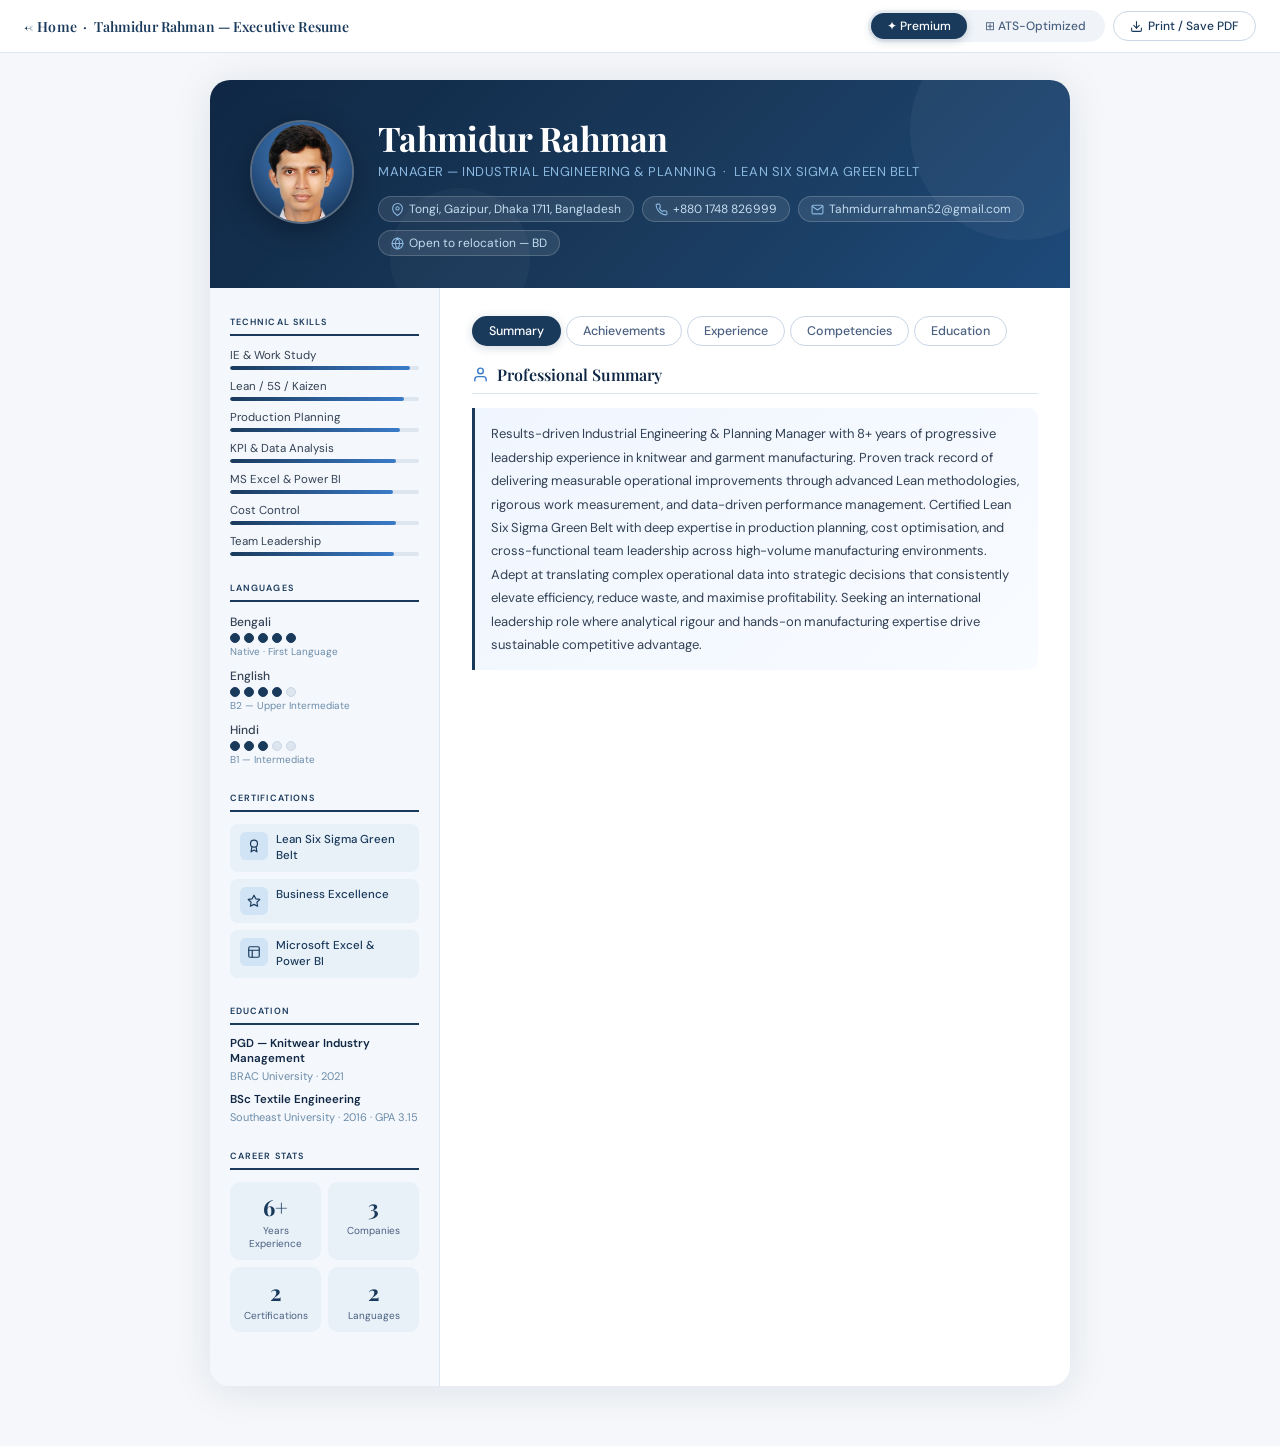
<file: cv/index.html>
<!DOCTYPE html>
<html lang="en">
<head>
<meta charset="UTF-8">
<meta name="viewport" content="width=device-width, initial-scale=1.0">
<title>Tahmidur Rahman — Executive Resume</title>
<link href="https://fonts.googleapis.com/css2?family=Playfair+Display:wght@400;600;700&family=DM+Sans:ital,wght@0,300;0,400;0,500;0,600;1,400&display=swap" rel="stylesheet">
<style>
*{box-sizing:border-box;margin:0;padding:0}
:root{
  --navy:#0f2744;--navy2:#1a3a5c;--navy3:#1d4a7a;
  --blue:#3a7bc8;--blue-lt:#e8f0f8;--blue-mid:#d0e4f5;
  --text:#1e2a3a;--text2:#334155;--text3:#4a6080;--text4:#6b8caa;
  --bg:#f5f7fa;--bg2:#f0f4f8;--bg3:#f4f7fb;
  --border:#dde5ef;--border2:#c8d6e5;
  --white:#ffffff;
}
html{scroll-behavior:smooth}
body{font-family:'DM Sans',sans-serif;background:var(--bg);color:var(--text);min-height:100vh}

/* ── TOP BAR ── */
.topbar{position:fixed;top:0;left:0;right:0;z-index:200;background:rgba(255,255,255,0.96);backdrop-filter:blur(12px);border-bottom:1px solid var(--border);padding:10px 24px;display:flex;align-items:center;justify-content:space-between;gap:12px}
.topbar-brand{font-family:'Playfair Display',serif;font-size:14px;font-weight:600;color:var(--navy2);letter-spacing:0.01em}
.topbar-right{display:flex;align-items:center;gap:8px}
.mode-toggle{display:flex;background:var(--bg2);border-radius:999px;padding:3px;gap:2px}
.mt-btn{font-family:'DM Sans',sans-serif;font-size:12px;font-weight:500;padding:5px 16px;border-radius:999px;border:none;background:transparent;color:var(--text3);cursor:pointer;transition:all .2s}
.mt-btn.active{background:var(--navy2);color:#fff;box-shadow:0 2px 8px rgba(26,58,92,0.25)}
.dl-btn{font-family:'DM Sans',sans-serif;font-size:12px;font-weight:500;padding:6px 16px;border-radius:999px;border:1px solid var(--border2);background:var(--white);color:var(--navy2);cursor:pointer;transition:all .2s;display:flex;align-items:center;gap:5px;text-decoration:none}
.dl-btn:hover{background:var(--blue-lt);border-color:var(--blue)}

/* ── LAYOUT ── */
.page{padding:80px 20px 60px;max-width:900px;margin:0 auto}

/* ── PREMIUM ── */
#view-premium{display:block}
#view-ats{display:none}

.card{background:var(--white);border-radius:20px;overflow:hidden;box-shadow:0 4px 40px rgba(15,39,68,0.10)}

/* Hero */
.hero{background:linear-gradient(135deg,var(--navy) 0%,var(--navy2) 55%,var(--navy3) 100%);padding:40px 40px 32px;display:flex;gap:24px;align-items:flex-start;position:relative;overflow:hidden}
.hero::before{content:'';position:absolute;top:-60px;right:-60px;width:220px;height:220px;border-radius:50%;background:rgba(255,255,255,0.04)}
.hero::after{content:'';position:absolute;bottom:-40px;left:180px;width:140px;height:140px;border-radius:50%;background:rgba(255,255,255,0.03)}
.avatar{width:104px;height:104px;overflow:hidden;box-shadow:0 8px 28px rgba(0,0,0,.3);border-radius:50%;background:rgba(255,255,255,0.12);display:flex;align-items:center;justify-content:center;font-family:'Playfair Display',serif;font-size:26px;font-weight:700;color:#e8f4fd;flex-shrink:0;border:2px solid rgba(255,255,255,0.2);position:relative;z-index:1}
.avatar img{width:100%;height:100%;object-fit:cover;display:block}
.hero-info{flex:1;position:relative;z-index:1}
.hname{font-family:'Playfair Display',serif;font-size:34px;font-weight:700;color:#fff;letter-spacing:-0.02em;line-height:1.1}
.htag{font-size:13px;color:#8ab8e0;margin-top:6px;font-weight:400;letter-spacing:0.04em;text-transform:uppercase}
.hcontacts{display:flex;flex-wrap:wrap;gap:8px;margin-top:16px}
.hchip{display:flex;align-items:center;gap:5px;font-size:12px;color:#c5ddf0;background:rgba(255,255,255,0.09);border:0.5px solid rgba(255,255,255,0.18);border-radius:999px;padding:4px 12px}
.hchip svg{width:13px;height:13px;stroke:#8ab8e0;fill:none;stroke-width:2;stroke-linecap:round;stroke-linejoin:round;flex-shrink:0}

/* Body */
.body{display:grid;grid-template-columns:230px 1fr}

/* Sidebar */
.sidebar{background:var(--bg3);padding:28px 20px;border-right:1px solid var(--border)}
.sb-section{margin-bottom:26px}
.sb-label{font-size:9px;font-weight:600;letter-spacing:0.12em;text-transform:uppercase;color:var(--navy2);margin-bottom:12px;padding-bottom:6px;border-bottom:2px solid var(--navy2)}

.skill-row{margin-bottom:9px}
.skill-name{font-size:11.5px;color:var(--text2);margin-bottom:3px}
.skill-track{height:4px;background:var(--border);border-radius:2px;overflow:hidden}
.skill-fill{height:100%;background:linear-gradient(90deg,var(--navy2),var(--blue));border-radius:2px}

.lang-item{margin-bottom:10px}
.lang-name{font-size:12px;color:var(--text2);font-weight:500;margin-bottom:3px}
.lang-dots{display:flex;gap:4px;margin-bottom:2px}
.ldot{width:10px;height:10px;border-radius:50%;background:var(--border);border:1.5px solid var(--border2)}
.ldot.on{background:var(--navy2);border-color:var(--navy2)}
.lang-sub{font-size:10px;color:var(--text4)}

.cert-card{display:flex;align-items:flex-start;gap:8px;background:var(--blue-lt);border-radius:8px;padding:8px 10px;margin-bottom:7px}
.cert-icon{width:28px;height:28px;border-radius:6px;background:var(--blue-mid);display:flex;align-items:center;justify-content:center;flex-shrink:0}
.cert-icon svg{width:14px;height:14px;stroke:var(--navy2);fill:none;stroke-width:2;stroke-linecap:round;stroke-linejoin:round}
.cert-name{font-size:11.5px;color:var(--navy2);font-weight:500;line-height:1.4}

.stat-grid{display:grid;grid-template-columns:1fr 1fr;gap:7px}
.stat-box{background:var(--blue-lt);border-radius:10px;padding:10px 8px;text-align:center}
.stat-num{font-size:22px;font-weight:700;color:var(--navy2);font-family:'Playfair Display',serif}
.stat-label{font-size:10px;color:var(--text3);line-height:1.3;margin-top:2px}

.edu-sb-item{margin-bottom:10px}
.edu-sb-deg{font-size:11.5px;font-weight:600;color:var(--navy);line-height:1.3}
.edu-sb-inst{font-size:11px;color:var(--text4);margin-top:2px}

/* Main */
.main{padding:28px 32px}

/* Tabs */
.tabs{display:flex;gap:5px;margin-bottom:18px;flex-wrap:wrap}
.tab{font-family:'DM Sans',sans-serif;font-size:12.5px;font-weight:500;padding:6px 16px;border-radius:999px;border:1px solid var(--border2);background:transparent;color:var(--text3);cursor:pointer;transition:all .2s}
.tab:hover{background:var(--bg2);border-color:var(--blue)}
.tab.on{background:var(--navy2);color:#fff;border-color:transparent;box-shadow:0 2px 10px rgba(26,58,92,0.2)}

.panel{display:none}
.panel.vis{display:block;animation:fadeUp .25s ease}
@keyframes fadeUp{from{opacity:0;transform:translateY(8px)}to{opacity:1;transform:translateY(0)}}

/* Section */
.sec-title{font-family:'Playfair Display',serif;font-size:16px;font-weight:600;color:var(--navy);margin-bottom:14px;padding-bottom:8px;border-bottom:1px solid var(--border);display:flex;align-items:center;gap:8px}
.sec-title svg{width:17px;height:17px;stroke:var(--blue);fill:none;stroke-width:2;stroke-linecap:round;stroke-linejoin:round}

/* Summary */
.summary-box{font-size:13px;color:var(--text2);line-height:1.8;background:linear-gradient(135deg,#f0f6ff,#f8fbff);border-left:3px solid var(--navy2);padding:14px 16px;border-radius:0 10px 10px 0}

/* Competencies */
.comp-grid{display:grid;grid-template-columns:1fr 1fr;gap:7px}
.comp-item{display:flex;align-items:center;gap:7px;font-size:12px;color:var(--text2);background:var(--bg3);padding:7px 10px;border-radius:8px;border:1px solid var(--border)}
.comp-item svg{width:14px;height:14px;stroke:var(--navy2);fill:none;stroke-width:2;stroke-linecap:round;stroke-linejoin:round;flex-shrink:0}

/* Achievements */
.ach-grid{display:grid;grid-template-columns:1fr 1fr;gap:10px}
.ach-card{background:linear-gradient(135deg,#f0f6ff,#f8fbff);border-radius:12px;padding:14px 16px;border:1px solid var(--blue-mid);transition:transform .2s,box-shadow .2s}
.ach-card:hover{transform:translateY(-2px);box-shadow:0 6px 20px rgba(26,58,92,0.1)}
.ach-ic{margin-bottom:8px}
.ach-ic svg{width:22px;height:22px;stroke:var(--navy2);fill:none;stroke-width:1.8;stroke-linecap:round;stroke-linejoin:round}
.ach-t{font-size:12.5px;font-weight:600;color:var(--navy);margin-bottom:4px}
.ach-d{font-size:11.5px;color:var(--text3);line-height:1.55}

/* Experience */
.exp-item{margin-bottom:18px;padding-bottom:18px;border-bottom:1px solid var(--bg2)}
.exp-item:last-child{border-bottom:none;margin-bottom:0;padding-bottom:0}
.exp-hdr{display:flex;justify-content:space-between;align-items:flex-start;gap:10px;margin-bottom:4px}
.exp-role{font-size:14px;font-weight:600;color:var(--navy)}
.exp-badge{font-size:11px;color:#fff;background:var(--navy2);padding:3px 10px;border-radius:999px;white-space:nowrap;flex-shrink:0}
.exp-co{font-size:12.5px;color:var(--blue);margin-bottom:8px;font-weight:500;display:flex;align-items:center;gap:5px}
.exp-co svg{width:13px;height:13px;stroke:var(--blue);fill:none;stroke-width:2;stroke-linecap:round;stroke-linejoin:round}
.exp-ul{list-style:none;padding:0}
.exp-ul li{font-size:12.5px;color:var(--text2);padding:3px 0 3px 16px;position:relative;line-height:1.6}
.exp-ul li::before{content:'▸';position:absolute;left:0;color:var(--blue);font-size:10px;top:5px}

/* Education in main */
.edu-item{display:flex;gap:14px;margin-bottom:12px;padding-bottom:12px;border-bottom:1px solid var(--bg2)}
.edu-item:last-child{border-bottom:none}
.edu-yr{background:var(--navy2);color:#e8f0f8;font-size:11px;font-weight:600;padding:4px 9px;border-radius:7px;height:fit-content;white-space:nowrap;flex-shrink:0;margin-top:2px}
.edu-deg{font-size:13.5px;font-weight:600;color:var(--navy)}
.edu-inst{font-size:12px;color:var(--text3);margin-top:3px}

/* ── ATS ── */
.ats-wrap{background:var(--white);border-radius:16px;padding:40px 48px;border:1px solid var(--border);max-width:820px;margin:0 auto}
.ats-name{font-size:28px;font-weight:700;color:var(--text);letter-spacing:-0.02em;font-family:'DM Sans',sans-serif}
.ats-role{font-size:14.5px;color:var(--text2);margin-top:4px;font-weight:400}
.ats-meta{display:flex;flex-wrap:wrap;gap:16px;margin-top:10px;padding-bottom:14px;border-bottom:2px solid var(--text)}
.ats-mc{font-size:12.5px;color:var(--text3)}
.ats-sec-h{font-size:11px;font-weight:700;letter-spacing:0.1em;text-transform:uppercase;color:var(--text);margin:18px 0 9px;padding-bottom:5px;border-bottom:2px solid var(--text)}
.ats-para{font-size:13px;color:var(--text2);line-height:1.75;margin-bottom:14px}
.ats-kws{display:flex;flex-wrap:wrap;gap:5px;margin-bottom:14px}
.ats-kw{font-size:11.5px;background:var(--bg2);border:1px solid var(--border);padding:3px 10px;border-radius:4px;color:var(--text2);font-weight:400}
.ats-role-h{font-size:14px;font-weight:700;color:var(--text);margin-bottom:2px}
.ats-exp-meta{font-size:12.5px;color:var(--text3);margin-bottom:6px}
.ats-exp-blk{margin-bottom:16px;padding-bottom:16px;border-bottom:1px solid var(--border)}
.ats-exp-blk:last-child{border-bottom:none}
.ats-ul{list-style:none;padding:0}
.ats-ul li{font-size:12.5px;color:var(--text2);padding:2px 0 2px 15px;position:relative;line-height:1.65}
.ats-ul li::before{content:'•';position:absolute;left:2px;color:var(--text)}
.ats-2col{display:grid;grid-template-columns:1fr 1fr;gap:10px 24px;margin-bottom:14px}
.ats-edu-row{display:flex;justify-content:space-between;align-items:baseline;margin-bottom:2px}
.ats-edu-d{font-size:13.5px;font-weight:600;color:var(--text)}
.ats-edu-y{font-size:12px;color:var(--text3)}
.ats-edu-i{font-size:12px;color:var(--text3);margin-bottom:10px}

/* Print */
@media print{
  .topbar{display:none}
  .page{padding:20px}
  .tab{display:none}
  .panel{display:block!important}
  .card{box-shadow:none}
}

/* Responsive */
@media(max-width:640px){
  .body{grid-template-columns:1fr}
  .sidebar{border-right:none;border-bottom:1px solid var(--border)}
  .hname{font-size:24px}
  .avatar{width:76px;height:76px}
  .comp-grid,.ach-grid,.ats-2col{grid-template-columns:1fr}
  .ats-wrap{padding:24px 20px}
}
</style>
<link rel="stylesheet" href="/assets/motion.css">
</head>
<body>

<div class="topbar">
  <div class="topbar-brand"><a href="/" style="color:inherit;text-decoration:none" title="Home">← Home</a> &nbsp;·&nbsp; Tahmidur Rahman — Executive Resume</div>
  <div class="topbar-right">
    <div class="mode-toggle">
      <button class="mt-btn active" id="btn-premium" onclick="setMode('premium')">✦ Premium</button>
      <button class="mt-btn" id="btn-ats" onclick="setMode('ats')">⊞ ATS-Optimized</button>
    </div>
    <a class="dl-btn" onclick="window.print()">
      <svg viewBox="0 0 24 24" width="13" height="13" fill="none" stroke="currentColor" stroke-width="2" stroke-linecap="round" stroke-linejoin="round"><path d="M21 15v4a2 2 0 01-2 2H5a2 2 0 01-2-2v-4"/><polyline points="7 10 12 15 17 10"/><line x1="12" y1="15" x2="12" y2="3"/></svg>
      Print / Save PDF
    </a>
  </div>
</div>

<div class="page">

<!-- ══════ PREMIUM ══════ -->
<div id="view-premium">
<div class="card">

  <div class="hero">
    <div class="avatar"><img src="/assets/avatar.jpg" alt="Tahmidur Rahman" width="104" height="104" onerror="this.parentNode.textContent='TR'"></div>
    <div class="hero-info">
      <div class="hname">Tahmidur Rahman</div>
      <div class="htag">Manager — Industrial Engineering &amp; Planning &nbsp;·&nbsp; Lean Six Sigma Green Belt</div>
      <div class="hcontacts">
        <span class="hchip">
          <svg viewBox="0 0 24 24"><path d="M21 10c0 7-9 13-9 13s-9-6-9-13a9 9 0 0118 0z"/><circle cx="12" cy="10" r="3"/></svg>
          Tongi, Gazipur, Dhaka 1711, Bangladesh
        </span>
        <span class="hchip">
          <svg viewBox="0 0 24 24"><path d="M22 16.92v3a2 2 0 01-2.18 2 19.79 19.79 0 01-8.63-3.07 19.5 19.5 0 01-6-6 19.79 19.79 0 01-3.07-8.67A2 2 0 014.11 2h3a2 2 0 012 1.72c.127.96.361 1.903.7 2.81a2 2 0 01-.45 2.11L8.09 9.91a16 16 0 006 6l1.27-1.27a2 2 0 012.11-.45c.907.339 1.85.573 2.81.7A2 2 0 0122 16.92z"/></svg>
          +880 1748 826999
        </span>
        <span class="hchip">
          <svg viewBox="0 0 24 24"><path d="M4 4h16c1.1 0 2 .9 2 2v12c0 1.1-.9 2-2 2H4c-1.1 0-2-.9-2-2V6c0-1.1.9-2 2-2z"/><polyline points="22,6 12,13 2,6"/></svg>
          Tahmidurrahman52@gmail.com
        </span>
        <span class="hchip">
          <svg viewBox="0 0 24 24"><circle cx="12" cy="12" r="10"/><line x1="2" y1="12" x2="22" y2="12"/><path d="M12 2a15.3 15.3 0 014 10 15.3 15.3 0 01-4 10 15.3 15.3 0 01-4-10 15.3 15.3 0 014-10z"/></svg>
          Open to relocation — BD 
        </span>
      </div>
    </div>
  </div>

  <div class="body">
    <div class="sidebar">

      <div class="sb-section">
        <div class="sb-label">Technical Skills</div>
        <div class="skill-row"><div class="skill-name">IE &amp; Work Study</div><div class="skill-track"><div class="skill-fill" style="width:95%"></div></div></div>
        <div class="skill-row"><div class="skill-name">Lean / 5S / Kaizen</div><div class="skill-track"><div class="skill-fill" style="width:92%"></div></div></div>
        <div class="skill-row"><div class="skill-name">Production Planning</div><div class="skill-track"><div class="skill-fill" style="width:90%"></div></div></div>
        <div class="skill-row"><div class="skill-name">KPI &amp; Data Analysis</div><div class="skill-track"><div class="skill-fill" style="width:88%"></div></div></div>
        <div class="skill-row"><div class="skill-name">MS Excel &amp; Power BI</div><div class="skill-track"><div class="skill-fill" style="width:86%"></div></div></div>
        <div class="skill-row"><div class="skill-name">Cost Control</div><div class="skill-track"><div class="skill-fill" style="width:88%"></div></div></div>
        <div class="skill-row"><div class="skill-name">Team Leadership</div><div class="skill-track"><div class="skill-fill" style="width:87%"></div></div></div>
      </div>

      <div class="sb-section">
        <div class="sb-label">Languages</div>
        <div class="lang-item">
          <div class="lang-name">Bengali</div>
          <div class="lang-dots"><div class="ldot on"></div><div class="ldot on"></div><div class="ldot on"></div><div class="ldot on"></div><div class="ldot on"></div></div>
          <div class="lang-sub">Native · First Language</div>
        </div>
        <div class="lang-item">
          <div class="lang-name">English</div>
          <div class="lang-dots"><div class="ldot on"></div><div class="ldot on"></div><div class="ldot on"></div><div class="ldot on"></div><div class="ldot"></div></div>
          <div class="lang-sub">B2 — Upper Intermediate</div>
        </div>
        <div class="lang-item">
          <div class="lang-name">Hindi</div>
          <div class="lang-dots"><div class="ldot on"></div><div class="ldot on"></div><div class="ldot on"></div><div class="ldot"></div><div class="ldot"></div></div>
          <div class="lang-sub">B1 — Intermediate</div>
        </div>
      </div>

      <div class="sb-section">
        <div class="sb-label">Certifications</div>
        <div class="cert-card">
          <div class="cert-icon"><svg viewBox="0 0 24 24"><circle cx="12" cy="8" r="6"/><path d="M15.477 12.89L17 22l-5-3-5 3 1.523-9.11"/></svg></div>
          <div class="cert-name">Lean Six Sigma Green Belt</div>
        </div>
        <div class="cert-card">
          <div class="cert-icon"><svg viewBox="0 0 24 24"><polygon points="12 2 15.09 8.26 22 9.27 17 14.14 18.18 21.02 12 17.77 5.82 21.02 7 14.14 2 9.27 8.91 8.26 12 2"/></svg></div>
          <div class="cert-name">Business Excellence</div>
        </div>
        <div class="cert-card">
          <div class="cert-icon"><svg viewBox="0 0 24 24"><rect x="3" y="3" width="18" height="18" rx="2"/><path d="M3 9h18M9 21V9"/></svg></div>
          <div class="cert-name">Microsoft Excel &amp; Power BI</div>
        </div>
      </div>

      <div class="sb-section">
        <div class="sb-label">Education</div>
        <div class="edu-sb-item">
          <div class="edu-sb-deg">PGD — Knitwear Industry Management</div>
          <div class="edu-sb-inst">BRAC University · 2021</div>
        </div>
        <div class="edu-sb-item">
          <div class="edu-sb-deg">BSc Textile Engineering</div>
          <div class="edu-sb-inst">Southeast University · 2016 · GPA 3.15</div>
        </div>
      </div>

      <div class="sb-section">
        <div class="sb-label">Career Stats</div>
        <div class="stat-grid">
          <div class="stat-box"><div class="stat-num">8+</div><div class="stat-label">Years Experience</div></div>
          <div class="stat-box"><div class="stat-num">4</div><div class="stat-label">Companies</div></div>
          <div class="stat-box"><div class="stat-num">3</div><div class="stat-label">Certifications</div></div>
          <div class="stat-box"><div class="stat-num">3</div><div class="stat-label">Languages</div></div>
        </div>
      </div>

    </div>

    <div class="main">
      <div class="tabs">
        <button class="tab on" onclick="switchTab(this,'tab-summary')">Summary</button>
        <button class="tab" onclick="switchTab(this,'tab-achievements')">Achievements</button>
        <button class="tab" onclick="switchTab(this,'tab-experience')">Experience</button>
        <button class="tab" onclick="switchTab(this,'tab-competencies')">Competencies</button>
        <button class="tab" onclick="switchTab(this,'tab-education')">Education</button>
      </div>

      <!-- Summary -->
      <div class="panel vis" id="tab-summary">
        <div class="sec-title">
          <svg viewBox="0 0 24 24"><path d="M20 21v-2a4 4 0 00-4-4H8a4 4 0 00-4 4v2"/><circle cx="12" cy="7" r="4"/></svg>
          Professional Summary
        </div>
        <div class="summary-box">
          Results-driven Industrial Engineering &amp; Planning Manager with 8+ years of progressive leadership experience in knitwear and garment manufacturing. Proven track record of delivering measurable operational improvements through advanced Lean methodologies, rigorous work measurement, and data-driven performance management. Certified Lean Six Sigma Green Belt with deep expertise in production planning, cost optimisation, and cross-functional team leadership across high-volume manufacturing environments. Adept at translating complex operational data into strategic decisions that consistently elevate efficiency, reduce waste, and maximise profitability. Seeking an international leadership role where analytical rigour and hands-on manufacturing expertise drive sustainable competitive advantage.
        </div>
      </div>

      <!-- Achievements -->
      <div class="panel" id="tab-achievements">
        <div class="sec-title">
          <svg viewBox="0 0 24 24"><path d="M6 9H4.5a2.5 2.5 0 010-5H6"/><path d="M18 9h1.5a2.5 2.5 0 000-5H18"/><path d="M4 22h16"/><path d="M10 14.66V17c0 .55-.47.98-.97 1.21C7.85 18.75 7 20.24 7 22"/><path d="M14 14.66V17c0 .55.47.98.97 1.21C16.15 18.75 17 20.24 17 22"/><path d="M18 2H6v7a6 6 0 0012 0V2z"/></svg>
          Key Achievements &amp; Impact
        </div>
        <div class="ach-grid">
          <div class="ach-card">
            <div class="ach-ic"><svg viewBox="0 0 24 24"><path d="M12 22s8-4 8-10V5l-8-3-8 3v7c0 6 8 10 8 10z"/></svg></div>
            <div class="ach-t">5S Workplace Transformation</div>
            <div class="ach-d">Led full-scale 5S implementation at Marma Composite Ltd., improving floor organisation, reducing search time, and establishing a sustained culture of workplace discipline across all production areas.</div>
          </div>
          <div class="ach-card">
            <div class="ach-ic"><svg viewBox="0 0 24 24"><path d="M17 21v-2a4 4 0 00-4-4H5a4 4 0 00-4 4v2"/><circle cx="9" cy="7" r="4"/><path d="M23 21v-2a4 4 0 00-3-3.87"/><path d="M16 3.13a4 4 0 010 7.75"/></svg></div>
            <div class="ach-t">Operator Training Programme</div>
            <div class="ach-d">Designed and delivered a structured operator skills assessment and training programme as lead assessor, directly improving line efficiency, reducing defects, and building a skilled workforce pipeline.</div>
          </div>
          <div class="ach-card">
            <div class="ach-ic"><svg viewBox="0 0 24 24"><line x1="18" y1="20" x2="18" y2="10"/><line x1="12" y1="20" x2="12" y2="4"/><line x1="6" y1="20" x2="6" y2="14"/></svg></div>
            <div class="ach-t">Executive KPI Framework</div>
            <div class="ach-d">Architected comprehensive monthly KPI reporting systems covering efficiency, DHU, NPT, SMV, FOB, and CM metrics — enabling data-led decision-making at director and board level across multiple production units.</div>
          </div>
          <div class="ach-card">
            <div class="ach-ic"><svg viewBox="0 0 24 24"><circle cx="12" cy="12" r="3"/><path d="M19.07 4.93l-1.41 1.41"/><path d="M4.93 4.93l1.41 1.41"/><path d="M12 2v2"/><path d="M12 20v2"/><path d="M19.07 19.07l-1.41-1.41"/><path d="M4.93 19.07l1.41-1.41"/><path d="M2 12h2"/><path d="M20 12h2"/></svg></div>
            <div class="ach-t">Workforce Optimisation</div>
            <div class="ach-d">Engineered man-machine ratio models and conducted root-cause analyses of operator absenteeism, reducing idle time and improving alignment between planned and actual output across multiple sewing floors.</div>
          </div>
          <div class="ach-card">
            <div class="ach-ic"><svg viewBox="0 0 24 24"><line x1="12" y1="1" x2="12" y2="23"/><path d="M17 5H9.5a3.5 3.5 0 000 7h5a3.5 3.5 0 010 7H6"/></svg></div>
            <div class="ach-t">Cost Reduction Strategy</div>
            <div class="ach-d">Identified and executed systematic cost-reduction strategies through SMV optimisation, layout redesign, and resource reallocation — delivering measurable improvements in CM (cost of making) per garment.</div>
          </div>
          <div class="ach-card">
            <div class="ach-ic"><svg viewBox="0 0 24 24"><rect x="2" y="3" width="20" height="14" rx="2"/><line x1="8" y1="21" x2="16" y2="21"/><line x1="12" y1="17" x2="12" y2="21"/></svg></div>
            <div class="ach-t">OEE &amp; Lean Implementation</div>
            <div class="ach-d">Implemented preventive maintenance and Lean manufacturing programmes that improved Overall Equipment Effectiveness (OEE) and reduced unplanned downtime, sustaining production continuity targets.</div>
          </div>
        </div>
      </div>

      <!-- Experience -->
      <div class="panel" id="tab-experience">
        <div class="sec-title">
          <svg viewBox="0 0 24 24"><rect x="2" y="7" width="20" height="14" rx="2"/><path d="M16 21V5a2 2 0 00-2-2h-4a2 2 0 00-2 2v16"/></svg>
          Professional Experience
        </div>

        <div class="exp-item">
          <div class="exp-hdr">
            <div class="exp-role">Manager — Industrial Engineering &amp; Planning</div>
            <span class="exp-badge">Oct 2025 – Present</span>
          </div>
          <div class="exp-co">
            <svg viewBox="0 0 24 24"><path d="M3 9l9-7 9 7v11a2 2 0 01-2 2H5a2 2 0 01-2-2z"/><polyline points="9 22 9 12 15 12 15 22"/></svg>
            Eurotex Knitwear Ltd., Nayamati, Fotullah, Narayanganj
          </div>
          <ul class="exp-ul">
            <li>Lead end-to-end work measurement, time &amp; motion studies, and SMV standardisation across multi-unit production operations serving international buyers.</li>
            <li>Spearhead advanced Lean manufacturing implementation including 5S, Kaizen, and value stream mapping, delivering measurable reductions in waste and non-productive time (NPT).</li>
            <li>Architect and present monthly KPI performance reports covering efficiency, DHU, SMV, FOB, and CM metrics to senior leadership for strategic decision-making.</li>
            <li>Develop strategic manpower planning models aligned with production targets, seasonal demand, and buyer capacity constraints.</li>
            <li>Provide technical leadership and mentorship to the IE team, elevating analytical capability and driving standardisation compliance.</li>
            <li>Conduct pre-production technical feasibility assessments and manage cross-functional synchronisation between planning, cutting, and sewing departments.</li>
          </ul>
        </div>

        <div class="exp-item">
          <div class="exp-hdr">
            <div class="exp-role">Assistant Manager — Industrial Engineering &amp; Planning</div>
            <span class="exp-badge">May 2022 – Oct 2025</span>
          </div>
          <div class="exp-co">
            <svg viewBox="0 0 24 24"><path d="M3 9l9-7 9 7v11a2 2 0 01-2 2H5a2 2 0 01-2-2z"/><polyline points="9 22 9 12 15 12 15 22"/></svg>
            Dip Knitwear Ltd., National University, Gazipur
          </div>
          <ul class="exp-ul">
            <li>Formulated operational business plans to maximise output growth and systematically reduce per-unit manufacturing costs.</li>
            <li>Monitored and sustained service time and quality KPIs through structured floor management and data-driven real-time interventions.</li>
            <li>Developed industry benchmarking frameworks to identify improvement opportunities and align processes with international best practices.</li>
            <li>Prepared and presented comprehensive operational performance reports and KPI dashboards for senior management review.</li>
            <li>Optimised team training programmes, delivering measurable improvements in operator skill levels and sustained production throughput.</li>
            <li>Implemented process improvement initiatives that reduced wasted resources and increased production line efficiency across all units.</li>
          </ul>
        </div>

        <div class="exp-item">
          <div class="exp-hdr">
            <div class="exp-role">Senior Executive — Industrial Engineering &amp; Planning</div>
            <span class="exp-badge">Mar 2021 – May 2022</span>
          </div>
          <div class="exp-co">
            <svg viewBox="0 0 24 24"><path d="M3 9l9-7 9 7v11a2 2 0 01-2 2H5a2 2 0 01-2-2z"/><polyline points="9 22 9 12 15 12 15 22"/></svg>
            MM Knitwear Ltd., Konabari, Gazipur
          </div>
          <ul class="exp-ul">
            <li>Designed production facility layouts to optimise material flow, maintain operational orderliness, and accurately determine personnel requirements.</li>
            <li>Managed dynamic production scheduling systems, adjusting equipment allocation and workflow to meet fluctuating buyer demand requirements.</li>
            <li>Evaluated production capacity and planning to define accurate timelines and ensure technical functionality targets were met.</li>
            <li>Compiled and submitted structured KPI production reports to operational leadership to inform strategic decision-making.</li>
          </ul>
        </div>

        <div class="exp-item">
          <div class="exp-hdr">
            <div class="exp-role">Executive — Industrial Engineering</div>
            <span class="exp-badge">Oct 2018 – Mar 2021</span>
          </div>
          <div class="exp-co">
            <svg viewBox="0 0 24 24"><path d="M3 9l9-7 9 7v11a2 2 0 01-2 2H5a2 2 0 01-2-2z"/><polyline points="9 22 9 12 15 12 15 22"/></svg>
            Marma Composite Ltd., Bangladesh
          </div>
          <ul class="exp-ul">
            <li>Executed line balancing, production layout design, and operation bulletin preparation to maximise sewing floor throughput and minimise bottleneck idle time.</li>
            <li>Conducted time &amp; motion studies to identify and resolve bottleneck processes, directly improving line efficiency and output quality.</li>
            <li>Led 5S workplace organisation and preventive maintenance implementation, significantly improving Overall Equipment Effectiveness (OEE).</li>
            <li>Designed and managed monthly operator incentive programmes, driving motivation, reducing absenteeism, and sustaining high performance output.</li>
            <li>Performed man-machine ratio analysis and floor efficiency monitoring to optimise workforce deployment and resource utilisation.</li>
            <li>Prepared daily supply chain management reports to maintain uninterrupted production flow and proactively address material shortfalls.</li>
          </ul>
        </div>
      </div>

      <!-- Competencies -->
      <div class="panel" id="tab-competencies">
        <div class="sec-title">
          <svg viewBox="0 0 24 24"><path d="M12 2l3.09 6.26L22 9.27l-5 4.87 1.18 6.88L12 17.77l-6.18 3.25L7 14.14 2 9.27l6.91-1.01L12 2z"/></svg>
          Core Competencies
        </div>
        <div class="comp-grid">
          <div class="comp-item"><svg viewBox="0 0 24 24"><circle cx="12" cy="12" r="10"/><polyline points="12 6 12 12 16 14"/></svg>Work Study &amp; Time Measurement</div>
          <div class="comp-item"><svg viewBox="0 0 24 24"><line x1="18" y1="20" x2="18" y2="10"/><line x1="12" y1="20" x2="12" y2="4"/><line x1="6" y1="20" x2="6" y2="14"/></svg>KPI Reporting &amp; Analytics</div>
          <div class="comp-item"><svg viewBox="0 0 24 24"><polyline points="23 4 23 10 17 10"/><polyline points="1 20 1 14 7 14"/><path d="M3.51 9a9 9 0 0114.85-3.36L23 10M1 14l4.64 4.36A9 9 0 0020.49 15"/></svg>Lean / 5S / Kaizen</div>
          <div class="comp-item"><svg viewBox="0 0 24 24"><path d="M17 21v-2a4 4 0 00-4-4H5a4 4 0 00-4 4v2"/><circle cx="9" cy="7" r="4"/><path d="M23 21v-2a4 4 0 00-3-3.87M16 3.13a4 4 0 010 7.75"/></svg>People &amp; Team Leadership</div>
          <div class="comp-item"><svg viewBox="0 0 24 24"><line x1="12" y1="1" x2="12" y2="23"/><path d="M17 5H9.5a3.5 3.5 0 000 7h5a3.5 3.5 0 010 7H6"/></svg>Cost Control &amp; Reduction</div>
          <div class="comp-item"><svg viewBox="0 0 24 24"><rect x="3" y="4" width="18" height="18" rx="2"/><line x1="16" y1="2" x2="16" y2="6"/><line x1="8" y1="2" x2="8" y2="6"/><line x1="3" y1="10" x2="21" y2="10"/></svg>Production &amp; Capacity Planning</div>
          <div class="comp-item"><svg viewBox="0 0 24 24"><rect x="3" y="3" width="7" height="7"/><rect x="14" y="3" width="7" height="7"/><rect x="14" y="14" width="7" height="7"/><rect x="3" y="14" width="7" height="7"/></svg>Facility Layout Design</div>
          <div class="comp-item"><svg viewBox="0 0 24 24"><polyline points="23 6 13.5 15.5 8.5 10.5 1 18"/><polyline points="17 6 23 6 23 12"/></svg>Efficiency Optimisation</div>
          <div class="comp-item"><svg viewBox="0 0 24 24"><path d="M14 2H6a2 2 0 00-2 2v16a2 2 0 002 2h12a2 2 0 002-2V8z"/><polyline points="14 2 14 8 20 8"/><line x1="16" y1="13" x2="8" y2="13"/><line x1="16" y1="17" x2="8" y2="17"/><polyline points="10 9 9 9 8 9"/></svg>Operation Bulletin Preparation</div>
          <div class="comp-item"><svg viewBox="0 0 24 24"><path d="M20 21v-2a4 4 0 00-4-4H8a4 4 0 00-4 4v2"/><circle cx="12" cy="7" r="4"/></svg>Hiring &amp; Manpower Planning</div>
          <div class="comp-item"><svg viewBox="0 0 24 24"><path d="M12 22s8-4 8-10V5l-8-3-8 3v7c0 6 8 10 8 10z"/></svg>Safety &amp; Compliance</div>
          <div class="comp-item"><svg viewBox="0 0 24 24"><rect x="3" y="3" width="18" height="18" rx="2"/><path d="M3 9h18M9 21V9"/></svg>MS Excel &amp; Power BI</div>
        </div>
      </div>

      <!-- Education -->
      <div class="panel" id="tab-education">
        <div class="sec-title">
          <svg viewBox="0 0 24 24"><path d="M22 10v6M2 10l10-5 10 5-10 5z"/><path d="M6 12v5c3 3 9 3 12 0v-5"/></svg>
          Education &amp; Qualifications
        </div>
        <div class="edu-item">
          <span class="edu-yr">2021</span>
          <div>
            <div class="edu-deg">Post Graduate Diploma — Knitwear Industry Management</div>
            <div class="edu-inst">BRAC University, Dhaka, Bangladesh</div>
          </div>
        </div>
        <div class="edu-item">
          <span class="edu-yr">2016</span>
          <div>
            <div class="edu-deg">Bachelor of Science — Textile Engineering</div>
            <div class="edu-inst">Southeast University, Dhaka, Bangladesh &nbsp;·&nbsp; GPA: 3.15 / 4.00</div>
          </div>
        </div>
        <div class="edu-item">
          <span class="edu-yr">2012</span>
          <div>
            <div class="edu-deg">Higher Secondary Certificate (Science)</div>
            <div class="edu-inst">Milestone College, Dhaka, Bangladesh</div>
          </div>
        </div>
        <div class="edu-item">
          <span class="edu-yr">2010</span>
          <div>
            <div class="edu-deg">Secondary School Certificate (Science)</div>
            <div class="edu-inst">Shaheed Jahangir High School, Tangail, Bangladesh</div>
          </div>
        </div>
      </div>

    </div>
  </div>
</div>
</div>

<!-- ══════ ATS ══════ -->
<div id="view-ats" style="display:none">
<div class="ats-wrap">

  <div class="ats-name">Tahmidur Rahman</div>
  <div class="ats-role">Manager — Industrial Engineering &amp; Planning | Lean Six Sigma Green Belt</div>
  <div class="ats-meta">
    <span class="ats-mc">Tongi, Gazipur, Dhaka 1711, Bangladesh</span>
    <span class="ats-mc">+880 1748 826999</span>
    <span class="ats-mc">Tahmidurrahman52@gmail.com</span>
  </div>

  <div class="ats-sec-h">Professional Summary</div>
  <div class="ats-para">Results-driven Industrial Engineering and Planning Manager with 8+ years of progressive leadership experience in knitwear and garment manufacturing. Certified Lean Six Sigma Green Belt with demonstrated expertise in work measurement, SMV standardisation, production planning, KPI reporting, cost optimisation, and cross-functional team leadership. Proven ability to implement Lean methodologies, drive efficiency improvements, and deliver measurable operational results in high-volume manufacturing environments. Seeking senior IE or operations management roles with international employers across the UK, Europe, Canada, Australia, or the USA.</div>

  <div class="ats-sec-h">Core Competencies &amp; ATS Keywords</div>
  <div class="ats-kws">
    <span class="ats-kw">Industrial Engineering</span><span class="ats-kw">Lean Manufacturing</span><span class="ats-kw">Six Sigma Green Belt</span><span class="ats-kw">Work Measurement</span><span class="ats-kw">SMV</span><span class="ats-kw">Time &amp; Motion Study</span><span class="ats-kw">Production Planning</span><span class="ats-kw">Capacity Planning</span><span class="ats-kw">KPI Reporting</span><span class="ats-kw">5S Implementation</span><span class="ats-kw">Kaizen</span><span class="ats-kw">OEE</span><span class="ats-kw">NPT Reduction</span><span class="ats-kw">Cost Optimisation</span><span class="ats-kw">Manpower Planning</span><span class="ats-kw">Line Balancing</span><span class="ats-kw">Layout Design</span><span class="ats-kw">Operation Bulletin</span><span class="ats-kw">Process Improvement</span><span class="ats-kw">Team Leadership</span><span class="ats-kw">Data Analysis</span><span class="ats-kw">Power BI</span><span class="ats-kw">MS Excel</span><span class="ats-kw">Garment Manufacturing</span><span class="ats-kw">Knitwear</span><span class="ats-kw">Preventive Maintenance</span><span class="ats-kw">Waste Reduction</span><span class="ats-kw">Workforce Optimisation</span><span class="ats-kw">DHU</span><span class="ats-kw">FOB Costing</span>
  </div>

  <div class="ats-sec-h">Professional Experience</div>

  <div class="ats-exp-blk">
    <div class="ats-role-h">Manager — Industrial Engineering &amp; Planning</div>
    <div class="ats-exp-meta">Eurotex Knitwear Ltd., Narayanganj, Bangladesh | Oct 2025 – Present</div>
    <ul class="ats-ul">
      <li>Lead end-to-end work measurement, time &amp; motion studies, and SMV standardisation across multi-unit production operations serving international buyers.</li>
      <li>Spearhead advanced Lean manufacturing implementation including 5S, Kaizen, and value stream mapping, delivering measurable reductions in waste and non-productive time (NPT).</li>
      <li>Architect and present monthly KPI performance reports covering efficiency, DHU, SMV, FOB, and CM metrics to senior leadership for strategic decision-making.</li>
      <li>Develop strategic manpower planning models aligned with production targets, seasonal demand, and buyer capacity constraints.</li>
      <li>Provide technical leadership and mentorship to the IE team, elevating analytical capability and driving standardisation compliance.</li>
      <li>Conduct pre-production technical feasibility assessments and manage cross-functional synchronisation across planning, cutting, and sewing departments.</li>
    </ul>
  </div>

  <div class="ats-exp-blk">
    <div class="ats-role-h">Assistant Manager — Industrial Engineering &amp; Planning</div>
    <div class="ats-exp-meta">Dip Knitwear Ltd., Gazipur, Bangladesh | May 2022 – Oct 2025</div>
    <ul class="ats-ul">
      <li>Formulated operational business plans to maximise output growth and systematically reduce per-unit manufacturing costs.</li>
      <li>Monitored and sustained service time and quality KPIs through structured floor management and data-driven real-time interventions.</li>
      <li>Prepared and presented comprehensive operational performance reports and KPI dashboards for senior management review.</li>
      <li>Optimised team training frameworks, delivering measurable improvements in operator skill levels and sustained production throughput.</li>
      <li>Implemented process improvement initiatives that reduced wasted resources and increased production line efficiency across units.</li>
    </ul>
  </div>

  <div class="ats-exp-blk">
    <div class="ats-role-h">Senior Executive — Industrial Engineering &amp; Planning</div>
    <div class="ats-exp-meta">MM Knitwear Ltd., Konabari, Gazipur, Bangladesh | Mar 2021 – May 2022</div>
    <ul class="ats-ul">
      <li>Designed production facility layouts to optimise material flow, maintain operational orderliness, and determine accurate personnel requirements.</li>
      <li>Managed production scheduling, equipment allocation, and workflow adjustments to meet dynamic buyer demand requirements.</li>
      <li>Evaluated production capacity and planning to define accurate timelines and ensure technical functionality targets were achieved.</li>
      <li>Compiled and submitted structured KPI production reports to operational leadership for informed decision-making.</li>
    </ul>
  </div>

  <div class="ats-exp-blk">
    <div class="ats-role-h">Executive — Industrial Engineering</div>
    <div class="ats-exp-meta">Marma Composite Ltd., Bangladesh | Oct 2018 – Mar 2021</div>
    <ul class="ats-ul">
      <li>Executed line balancing, production layout design, and operation bulletin preparation to maximise sewing floor throughput and minimise bottleneck idle time.</li>
      <li>Conducted time &amp; motion studies to identify and resolve bottleneck processes, directly improving line efficiency and output quality.</li>
      <li>Led 5S workplace organisation and preventive maintenance implementation, significantly improving Overall Equipment Effectiveness (OEE).</li>
      <li>Designed and managed monthly operator incentive programmes, reducing absenteeism and sustaining high performance output.</li>
      <li>Performed man-machine ratio analysis and daily supply chain reporting to maintain continuous production flow.</li>
    </ul>
  </div>

  <div class="ats-sec-h">Education</div>
  <div class="ats-2col">
    <div>
      <div class="ats-edu-row"><span class="ats-edu-d">Post Graduate Diploma — Knitwear Industry Management</span><span class="ats-edu-y">2021</span></div>
      <div class="ats-edu-i">BRAC University, Dhaka, Bangladesh</div>
      <div class="ats-edu-row"><span class="ats-edu-d">Bachelor of Science — Textile Engineering</span><span class="ats-edu-y">2016</span></div>
      <div class="ats-edu-i">Southeast University, Dhaka, Bangladesh · GPA: 3.15/4.00</div>
    </div>
    <div>
      <div class="ats-edu-row"><span class="ats-edu-d">Higher Secondary Certificate (Science)</span><span class="ats-edu-y">2012</span></div>
      <div class="ats-edu-i">Milestone College, Dhaka</div>
      <div class="ats-edu-row"><span class="ats-edu-d">Secondary School Certificate (Science)</span><span class="ats-edu-y">2010</span></div>
      <div class="ats-edu-i">Shaheed Jahangir High School, Tangail</div>
    </div>
  </div>

  <div class="ats-sec-h">Certifications</div>
  <div class="ats-para" style="margin-bottom:0">Lean Six Sigma Green Belt (Course Completion) &nbsp;·&nbsp; Business Excellence &nbsp;·&nbsp; Microsoft Excel &amp; Power BI</div>

  <div class="ats-sec-h">Languages</div>
  <div class="ats-para" style="margin-bottom:0">Bengali (Native) &nbsp;·&nbsp; English (B2 — Upper Intermediate) &nbsp;·&nbsp; Hindi (B1 — Intermediate)</div>

</div>
</div>

</div>

<script>
function setMode(mode){
  document.getElementById('view-premium').style.display = mode==='premium'?'block':'none';
  document.getElementById('view-ats').style.display = mode==='ats'?'block':'none';
  document.getElementById('btn-premium').classList.toggle('active', mode==='premium');
  document.getElementById('btn-ats').classList.toggle('active', mode==='ats');
}
function switchTab(btn, panelId){
  document.querySelectorAll('.tab').forEach(t=>t.classList.remove('on'));
  document.querySelectorAll('.panel').forEach(p=>p.classList.remove('vis'));
  btn.classList.add('on');
  document.getElementById(panelId).classList.add('vis');
}
</script>
<script src="/assets/motion.js" data-reveal=".hero,.sb-section,.stat-box,.sec-title,.ach-card,.exp-item,.comp-item,.edu-item,.ats-wrap" data-grow=".skill-fill" data-count=".stat-num" defer></script>
</body>
</html>
</file>
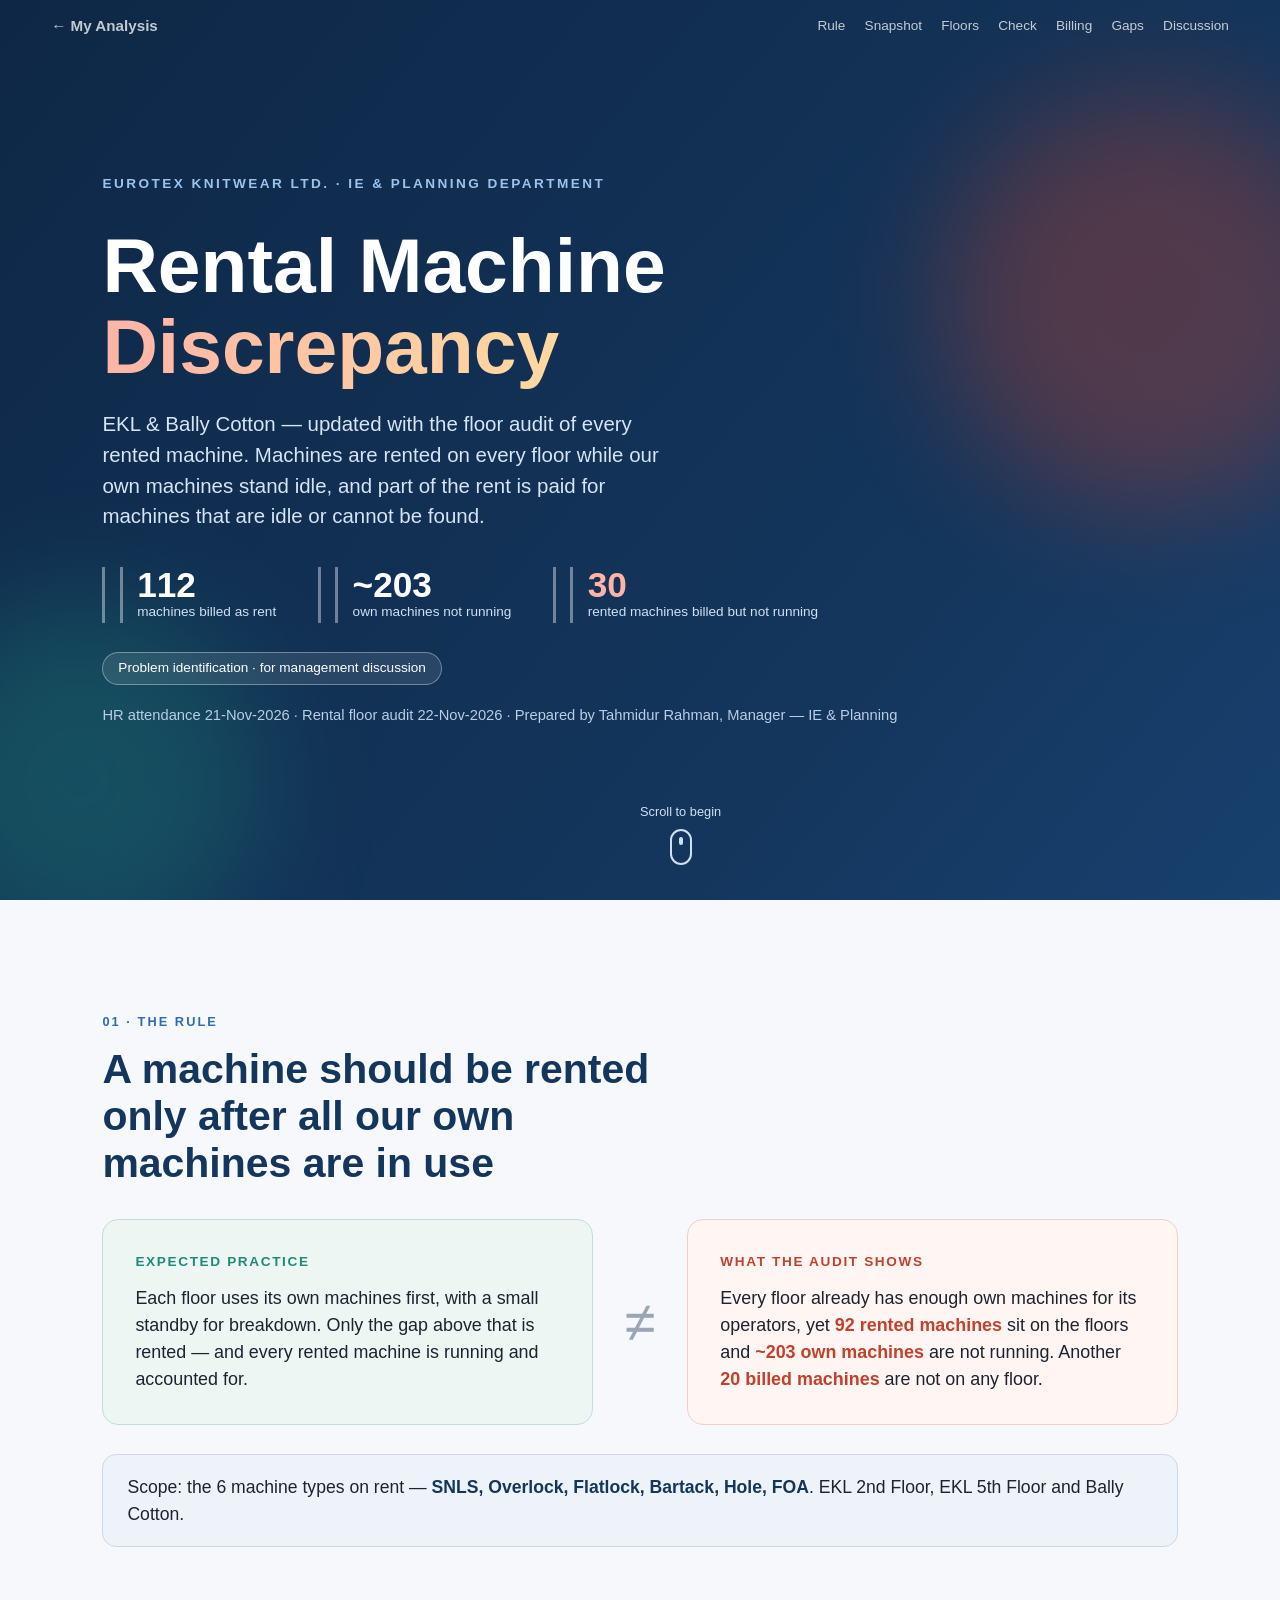
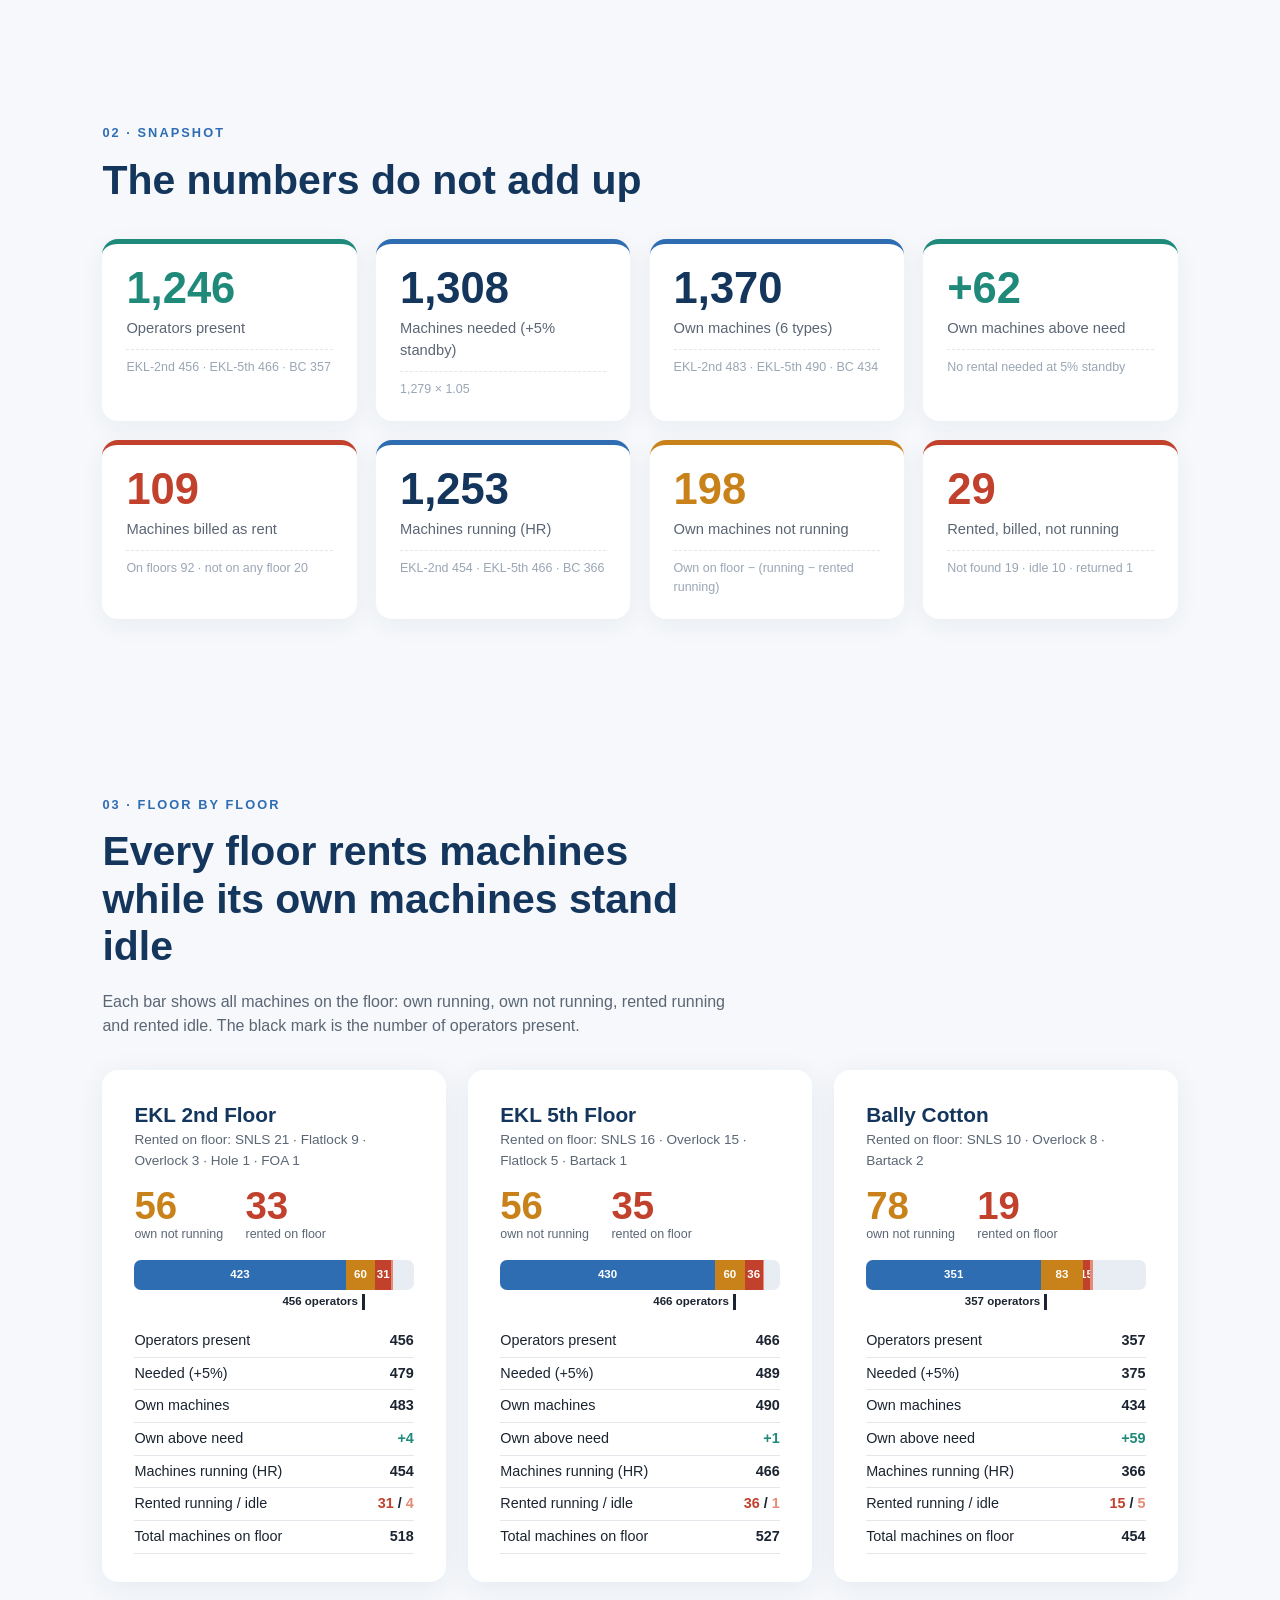
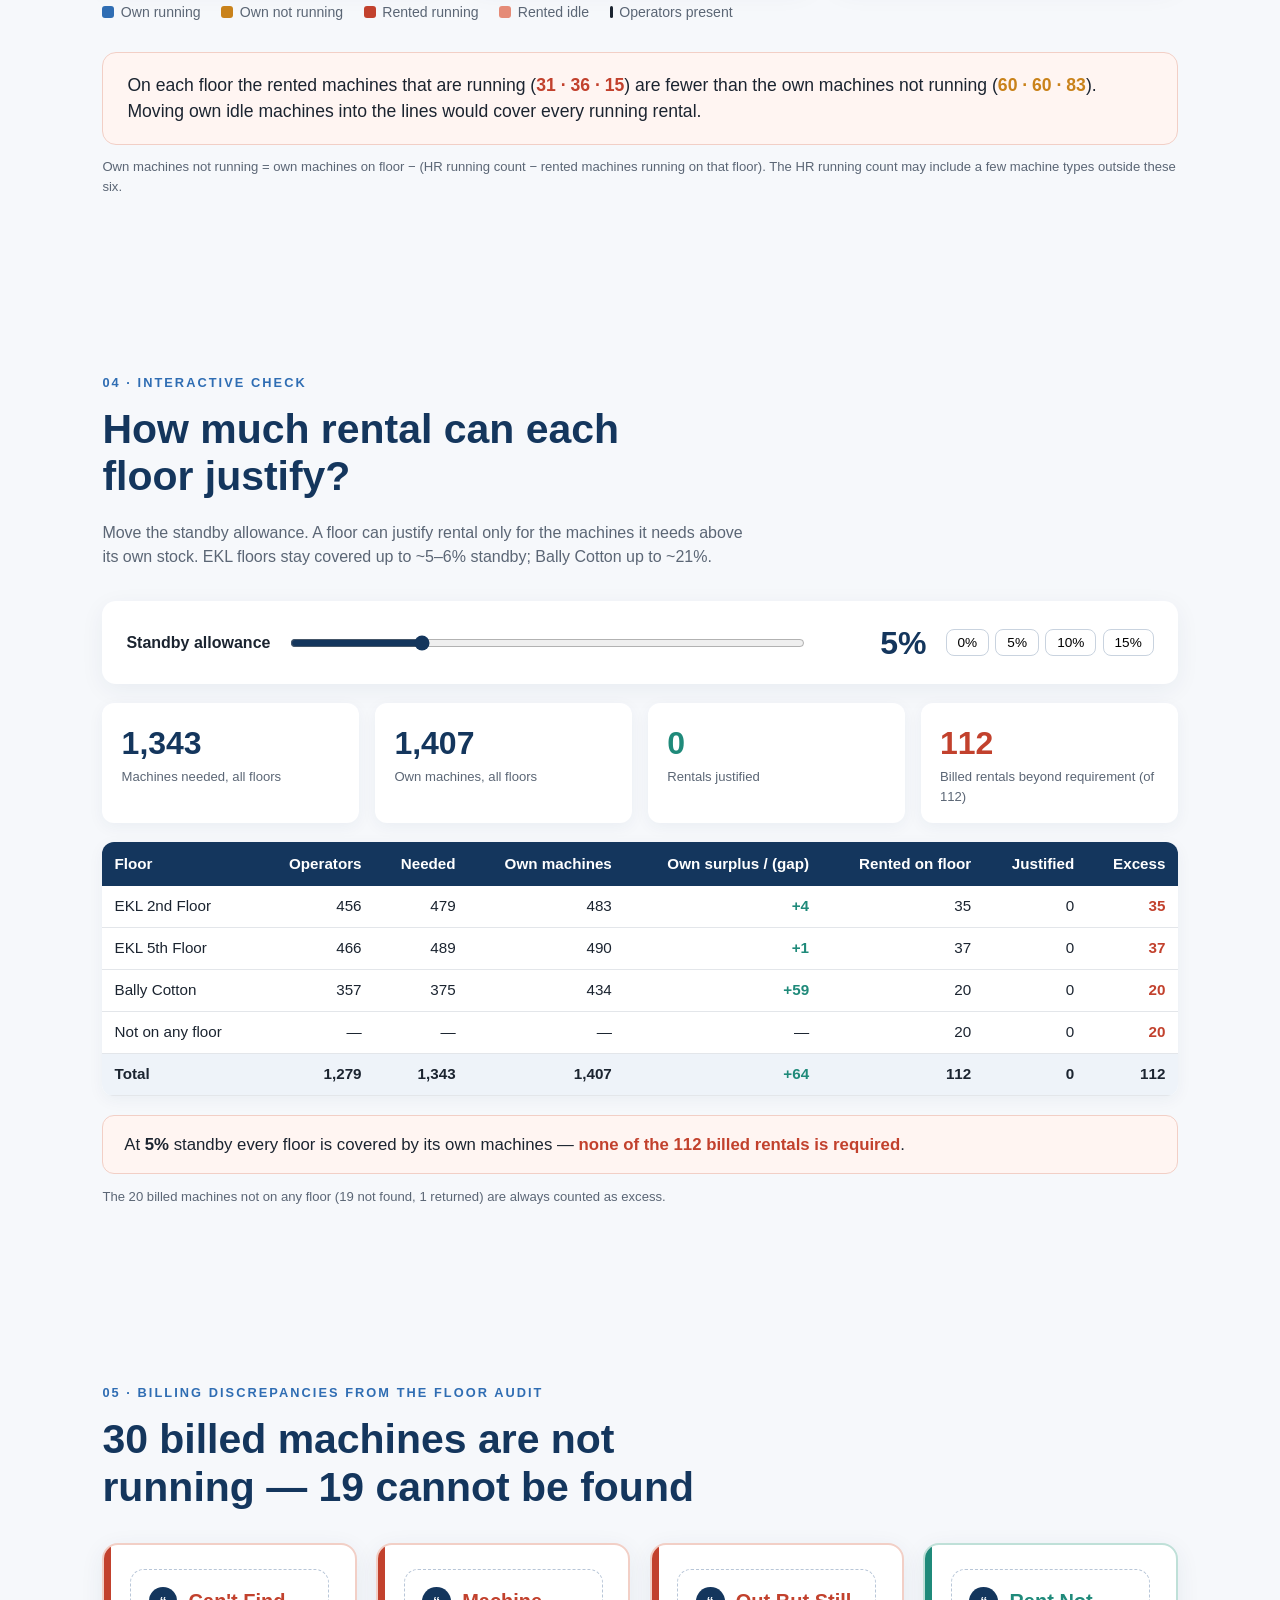
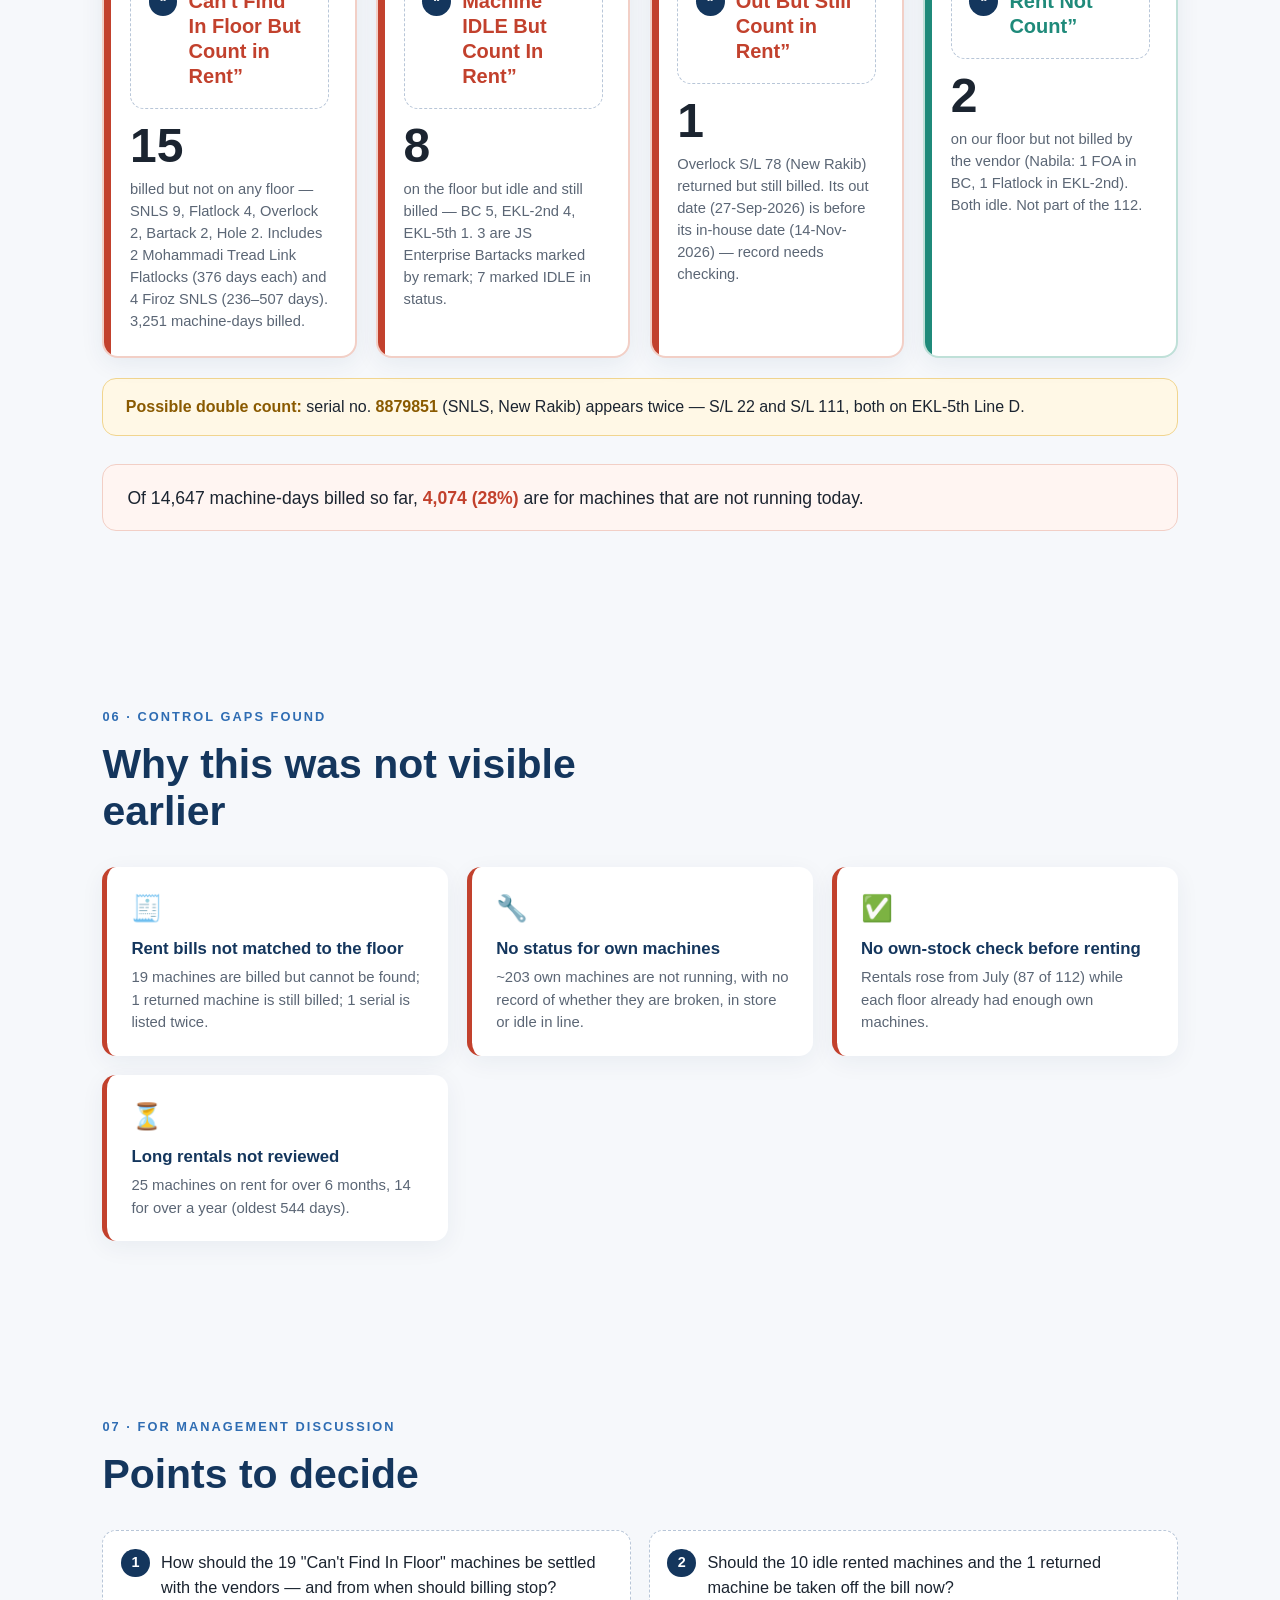
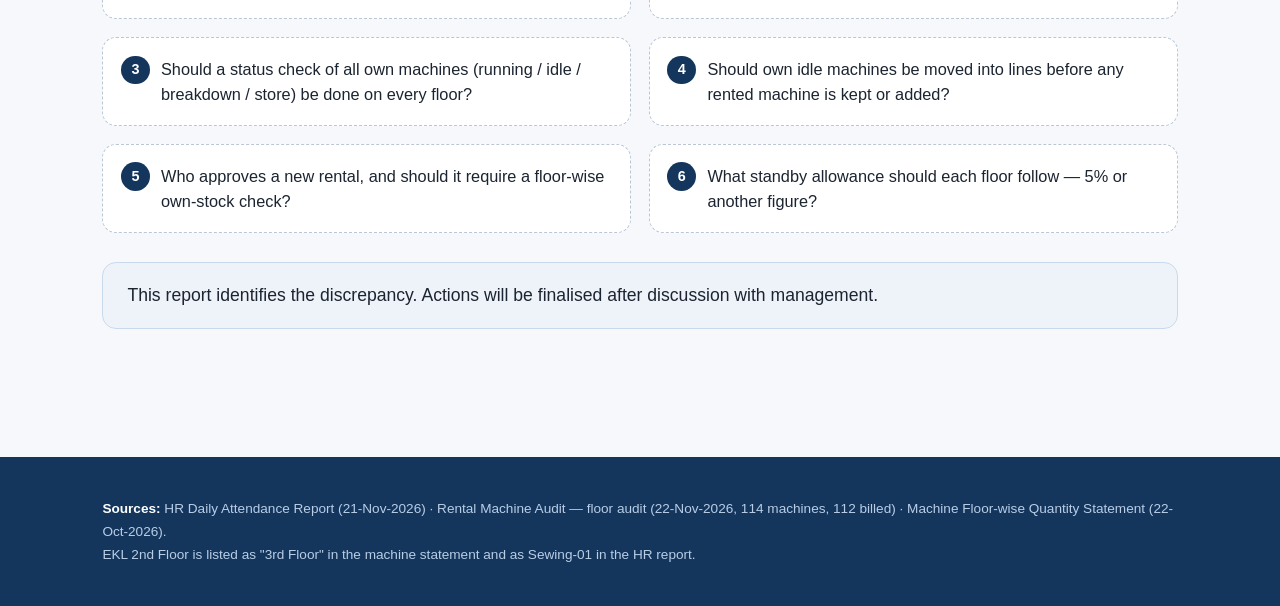
<file: analysis/rental-discrepancy/index.html>
<!DOCTYPE html>
<html lang="en">
<head>
<meta charset="UTF-8">
<meta name="viewport" content="width=device-width, initial-scale=1.0">
<meta name="description" content="Rental machine discrepancy for EKL and Bally Cotton, updated with the floor audit — by Tahmidur Rahman, Manager IE & Planning.">
<title>Rental Machine Discrepancy — EKL & Bally Cotton (Floor Audit)</title>
<style>
  :root{--ink:#1b2430;--muted:#5b6675;--line:#e3e6ea;--bg:#f6f8fb;--card:#fff;--soft:#eef3f9;
    --navy:#14365d;--blue:#2f6db3;--teal:#1f8a7a;--red:#c2412d;--amber:#c9821a;--grey:#9aa6b5;--dred:#7a1f12}
  *{box-sizing:border-box;margin:0;padding:0}
  html{scroll-behavior:smooth}
  body{font-family:"Segoe UI",Roboto,Helvetica,Arial,sans-serif;color:var(--ink);background:var(--bg);line-height:1.5;overflow-x:hidden}
  b.r{color:var(--red)} b.t{color:var(--teal)} b.n{color:var(--navy)} b.a{color:var(--amber)}
  #prog{position:fixed;top:0;left:0;height:4px;width:0;background:linear-gradient(90deg,var(--teal),var(--blue),var(--red));z-index:60}
  nav{position:fixed;top:4px;left:0;right:0;z-index:50;display:flex;justify-content:space-between;align-items:center;padding:.7rem 4vw;transition:all .3s;color:#fff}
  nav.solid{background:rgba(255,255,255,.93);backdrop-filter:blur(8px);box-shadow:0 2px 14px rgba(20,54,93,.08);color:var(--navy)}
  nav .brand{font-weight:700;font-size:.95rem}
  nav ul{list-style:none;display:flex;gap:1.2rem;font-size:.85rem}
  nav a{color:inherit;text-decoration:none;opacity:.75} nav a:hover,nav a.on{opacity:1;font-weight:600}
  @media(max-width:1000px){nav ul{display:none}}

  .hero{min-height:100vh;display:flex;flex-direction:column;justify-content:center;padding:0 8vw;color:#fff;position:relative;overflow:hidden;
    background:linear-gradient(130deg,#0e2746,#14365d 35%,#1d4f86 70%,#2f6db3);background-size:200% 200%;animation:grad 14s ease infinite}
  @keyframes grad{0%,100%{background-position:0% 50%}50%{background-position:100% 50%}}
  .orb{position:absolute;border-radius:50%;filter:blur(60px);opacity:.35;animation:float 12s ease-in-out infinite}
  .orb.a{width:420px;height:420px;background:#c2412d;right:-80px;top:10%}.orb.b{width:360px;height:360px;background:#1f8a7a;left:-100px;bottom:-60px;animation-delay:-5s}
  @keyframes float{0%,100%{transform:translate(0,0)}50%{transform:translate(30px,-40px)}}
  .hero .kicker{color:#9cc3ee;letter-spacing:.18em;text-transform:uppercase;font-size:.85rem;font-weight:700;opacity:0;animation:up .8s .2s forwards}
  .hero h1{font-size:clamp(2.4rem,6vw,5rem);line-height:1.05;margin:.4em 0 .3em;font-weight:800;opacity:0;animation:up .9s .4s forwards}
  .hero h1 span{background:linear-gradient(90deg,#ffb4a6,#ffd9a0);-webkit-background-clip:text;background-clip:text;color:transparent}
  .hero p{font-size:clamp(1rem,1.6vw,1.35rem);color:#d6e4f5;max-width:50ch;opacity:0;animation:up .9s .65s forwards}
  .hstats{display:flex;gap:2.6rem;flex-wrap:wrap;margin-top:2.2rem;opacity:0;animation:up .9s .85s forwards}
  .hstats div{border-left:3px solid rgba(255,255,255,.4);padding-left:.9rem}
  .hstats .n{font-size:2.2rem;font-weight:800;line-height:1}.hstats .l{font-size:.85rem;color:#cfe0f5}
  .hero .pill{display:inline-block;margin-top:1.8rem;border:1px solid rgba(255,255,255,.35);background:rgba(255,255,255,.1);border-radius:999px;padding:.4em 1.1em;font-size:.85rem;opacity:0;animation:up .9s 1s forwards}
  .hero .meta{margin-top:1.2rem;font-size:.92rem;color:#b9cde6;opacity:0;animation:up .9s 1.1s forwards}
  .scroll{position:absolute;bottom:2.2rem;left:50%;transform:translateX(-50%);color:#cfe0f5;font-size:.8rem;text-align:center;opacity:0;animation:up 1s 1.4s forwards}
  .scroll i{display:block;width:22px;height:36px;border:2px solid #cfe0f5;border-radius:12px;margin:.5rem auto 0;position:relative}
  .scroll i::after{content:"";position:absolute;left:50%;top:6px;width:4px;height:8px;margin-left:-2px;background:#cfe0f5;border-radius:2px;animation:wheel 1.6s infinite}
  @keyframes wheel{0%{opacity:1;transform:translateY(0)}100%{opacity:0;transform:translateY(12px)}}
  @keyframes up{from{opacity:0;transform:translateY(24px)}to{opacity:1;transform:none}}

  section.sec{padding:7rem 8vw 4rem;max-width:1400px;margin:0 auto}
  .kick{font-size:.8rem;letter-spacing:.16em;text-transform:uppercase;color:var(--blue);font-weight:700}
  h2{font-size:clamp(1.7rem,3.2vw,2.7rem);color:var(--navy);line-height:1.15;margin:.35em 0 .5em;font-weight:750;max-width:26ch}
  .lead{font-size:clamp(1rem,1.25vw,1.15rem);color:var(--muted);max-width:72ch}
  .card{background:var(--card);border-radius:16px;box-shadow:0 6px 30px rgba(20,54,93,.07);padding:1.8rem 2rem}
  .ct{font-weight:700;color:var(--navy);margin-bottom:1rem}
  .rv{opacity:0;transform:translateY(40px);transition:opacity .9s cubic-bezier(.2,.7,.2,1),transform .9s cubic-bezier(.2,.7,.2,1)}
  .rv.in{opacity:1;transform:none}.rv.l{transform:translateX(-50px)}.rv.rt{transform:translateX(50px)}.rv.l.in,.rv.rt.in{transform:none}
  .d1{transition-delay:.1s}.d2{transition-delay:.2s}.d3{transition-delay:.3s}.d4{transition-delay:.4s}
  .note{font-size:.82rem;color:var(--muted);margin-top:.8rem}
  .callout{margin-top:1.8rem;border-radius:14px;padding:1.2rem 1.5rem;font-size:1.1rem;background:#fff5f2;border:1px solid #f2cfc6}
  .callout.info{background:#eef3f9;border-color:#c9d9ec}

  .rule{display:grid;grid-template-columns:1fr auto 1fr;gap:2rem;margin-top:2rem}
  .rbox{border-radius:16px;padding:2rem;font-size:1.12rem}
  .rbox h3{font-size:.85rem;letter-spacing:.12em;text-transform:uppercase;margin-bottom:.8rem}
  .rbox.exp{background:#eef6f4;border:1px solid #bfe0d8}.rbox.exp h3{color:var(--teal)}
  .rbox.act{background:#fff5f2;border:1px solid #f2cfc6}.rbox.act h3{color:var(--red)}
  .neq{display:flex;align-items:center;font-size:3.5rem;color:var(--grey);font-weight:300}
  @media(max-width:900px){.rule{grid-template-columns:1fr}}

  .kpis{display:grid;grid-template-columns:repeat(4,1fr);gap:1.2rem;margin-top:2.2rem}
  @media(max-width:1000px){.kpis{grid-template-columns:1fr 1fr}}
  .kpi{background:#fff;border-radius:16px;padding:1.4rem 1.5rem;box-shadow:0 6px 24px rgba(20,54,93,.06);border-top:5px solid var(--blue);transition:transform .25s,box-shadow .25s}
  .kpi:hover{transform:translateY(-6px);box-shadow:0 14px 34px rgba(20,54,93,.13)}
  .kpi .n{font-size:clamp(2rem,3.4vw,3rem);font-weight:800;color:var(--navy);line-height:1;font-variant-numeric:tabular-nums}
  .kpi .l{color:var(--muted);margin-top:.45rem;font-size:.92rem}
  .kpi .s{font-size:.78rem;color:var(--grey);margin-top:.6rem;border-top:1px dashed var(--line);padding-top:.5rem}
  .kpi.red{border-top-color:var(--red)}.kpi.red .n{color:var(--red)}
  .kpi.amber{border-top-color:var(--amber)}.kpi.amber .n{color:var(--amber)}
  .kpi.teal{border-top-color:var(--teal)}.kpi.teal .n{color:var(--teal)}

  .floors{display:grid;grid-template-columns:repeat(3,1fr);gap:1.4rem;margin-top:2rem}
  @media(max-width:1000px){.floors{grid-template-columns:1fr}}
  .fl h3{color:var(--navy);font-size:1.3rem}
  .fl .sub{color:var(--muted);font-size:.85rem}
  .fl .big{display:flex;gap:1.4rem;margin:1rem 0 .4rem}
  .fl .big div .n{font-size:2.4rem;font-weight:800;line-height:1}
  .fl .big div .l{font-size:.78rem;color:var(--muted)}
  .fl table{width:100%;font-size:.9rem;border-collapse:collapse;margin-top:.8rem}
  .fl td{padding:.35em 0;border-bottom:1px solid var(--line)}
  .fl td:last-child{text-align:right;font-weight:700;font-variant-numeric:tabular-nums}
  .stk{display:flex;height:30px;border-radius:7px;overflow:hidden;background:#e8edf3;margin-top:1rem;position:relative}
  .stk .seg{width:0;transition:width 1.5s cubic-bezier(.2,.8,.2,1);cursor:pointer;display:flex;align-items:center;justify-content:center;color:#fff;font-size:.72rem;font-weight:700;overflow:hidden;white-space:nowrap}
  .opl{position:relative;height:18px;margin-top:4px}
  .opl .mk{position:absolute;top:0;width:3px;height:16px;background:var(--ink);opacity:0;transition:opacity .6s 1.4s}
  .opl .mk span{position:absolute;right:7px;top:-1px;font-size:.72rem;font-weight:700;white-space:nowrap}
  .in .opl .mk{opacity:1}
  .c-or{background:var(--blue)}.c-oi{background:var(--amber)}.c-rr{background:var(--red)}.c-ri{background:#e58b77}
  .legend{display:flex;gap:1.3rem;flex-wrap:wrap;margin-top:1.2rem;color:var(--muted);font-size:.88rem}
  .legend i{display:inline-block;width:12px;height:12px;border-radius:3px;margin-right:.4rem;vertical-align:-1px}

  .ctrl{display:flex;align-items:center;gap:1.2rem;flex-wrap:wrap;background:#fff;border-radius:14px;padding:1.1rem 1.5rem;box-shadow:0 6px 24px rgba(20,54,93,.06);margin-top:2rem}
  .ctrl label{font-weight:600}.ctrl input{flex:1;min-width:200px;accent-color:var(--navy);cursor:pointer}
  .ctrl .val{font-size:2rem;font-weight:800;color:var(--navy);min-width:3.2em;text-align:right}
  .presets{display:flex;gap:.4rem}
  .presets button{border:1px solid #c9d3df;background:#fff;border-radius:8px;padding:.35em .8em;cursor:pointer;font-size:.85rem}
  .presets button:hover{background:var(--navy);color:#fff}
  .sum{display:grid;grid-template-columns:repeat(4,1fr);gap:1rem;margin-top:1.2rem}
  @media(max-width:900px){.sum{grid-template-columns:1fr 1fr}}
  .sum>div{background:#fff;border-radius:12px;padding:1rem 1.2rem;box-shadow:0 4px 16px rgba(20,54,93,.05)}
  .sum .n{font-size:2rem;font-weight:800;color:var(--navy);font-variant-numeric:tabular-nums}
  .sum .l{font-size:.82rem;color:var(--muted)}
  .sum .ok .n{color:var(--teal)}.sum .bad .n{color:var(--red)}
  table.t{width:100%;border-collapse:collapse;font-size:.95rem;margin-top:1.2rem;background:#fff;border-radius:12px;overflow:hidden;box-shadow:0 4px 16px rgba(20,54,93,.05)}
  .t th{background:var(--navy);color:#fff;font-weight:600;padding:.7em .8em;text-align:right}
  .t th:first-child,.t td:first-child{text-align:left}
  .t td{padding:.6em .8em;border-bottom:1px solid var(--line);text-align:right;font-variant-numeric:tabular-nums}
  .t tr.total td{font-weight:700;background:var(--soft)}
  .pos{color:var(--teal);font-weight:700}.neg{color:var(--red);font-weight:700}
  td.flash{animation:flash .6s}@keyframes flash{0%{background:#fff3c4}100%{background:transparent}}
  .verdict{margin-top:1.2rem;border-radius:12px;padding:1rem 1.3rem;background:#fff5f2;border:1px solid #f2cfc6;font-size:1.05rem}

  .rmk{display:grid;grid-template-columns:repeat(auto-fit,minmax(240px,1fr));gap:1.2rem;margin-top:2rem}
  .rm{background:#fff;border-radius:16px;padding:1.5rem 1.6rem;box-shadow:0 6px 24px rgba(20,54,93,.07);border:2px solid #f2cfc6;position:relative;overflow:hidden}
  .rm::before{content:"";position:absolute;left:0;top:0;bottom:0;width:7px;background:var(--red)}
  .rm.good{border-color:#bfe0d8}.rm.good::before{background:var(--teal)}
  .rm .q{font-size:1.25rem;font-weight:800;color:var(--red);line-height:1.25}
  .rm.good .q{color:var(--teal)}
  .rm .q::before{content:"\201C"}.rm .q::after{content:"\201D"}
  .rm .n{font-size:3rem;font-weight:800;line-height:1;margin-top:.8rem}
  .rm p{color:var(--muted);font-size:.92rem;margin-top:.5rem}
  .rm.pulse{animation:glow 2.6s ease-in-out infinite}
  @keyframes glow{0%,100%{box-shadow:0 6px 24px rgba(20,54,93,.07)}50%{box-shadow:0 0 0 5px rgba(194,65,45,.18),0 6px 24px rgba(20,54,93,.07)}}
  .warn{margin-top:1.2rem;border-radius:14px;padding:1rem 1.4rem;background:#fff8e6;border:1px solid #f1d58f}
  .warn b{color:#8a5a00}

  .gaps{display:grid;grid-template-columns:repeat(auto-fit,minmax(260px,1fr));gap:1.2rem;margin-top:2rem}
  .gap{background:#fff;border-radius:14px;padding:1.4rem 1.5rem;box-shadow:0 6px 24px rgba(20,54,93,.06);border-left:5px solid var(--red)}
  .gap .ic{font-size:1.6rem;margin-bottom:.5rem}.gap h4{color:var(--navy);font-size:1.05rem;margin-bottom:.35rem}.gap p{color:var(--muted);font-size:.93rem}
  .qs{display:grid;grid-template-columns:1fr 1fr;gap:1.1rem;margin-top:2rem;counter-reset:q}
  @media(max-width:900px){.qs{grid-template-columns:1fr}}
  .q{background:#fff;border:1px dashed #b8c6d8;border-radius:14px;padding:1.2rem 1.3rem 1.2rem 3.6rem;position:relative;font-size:1.02rem;transition:all .25s}
  .q:hover{border-style:solid;border-color:var(--navy);transform:translateY(-3px)}
  .q::before{counter-increment:q;content:counter(q);position:absolute;left:1.1rem;top:1.1rem;width:1.8rem;height:1.8rem;border-radius:50%;background:var(--navy);color:#fff;font-weight:700;display:flex;align-items:center;justify-content:center;font-size:.9rem}
  footer{background:var(--navy);color:#b9cde6;padding:2.5rem 8vw;font-size:.85rem;margin-top:4rem;line-height:1.7}
  footer b{color:#fff}
  #tip{position:fixed;pointer-events:none;background:#1b2430;color:#fff;font-size:13px;padding:.5em .75em;border-radius:6px;opacity:0;transition:opacity .12s;z-index:99;max-width:300px}
  @media (prefers-reduced-motion:reduce){*{animation:none!important;transition:none!important}.rv{opacity:1;transform:none}}
</style>
</head>
<body>
<div id="prog"></div><div id="tip"></div>
<nav id="nav"><a class="brand" href="/analysis/" style="color:inherit;text-decoration:none">← My Analysis</a>
  <ul><li><a href="#rule">Rule</a></li><li><a href="#snapshot">Snapshot</a></li><li><a href="#floors">Floors</a></li><li><a href="#check">Check</a></li>
  <li><a href="#billing">Billing</a></li><li><a href="#gaps">Gaps</a></li><li><a href="#discuss">Discussion</a></li></ul></nav>

<header class="hero">
  <div class="orb a"></div><div class="orb b"></div>
  <div class="kicker">Eurotex Knitwear Ltd. · IE &amp; Planning Department</div>
  <h1>Rental Machine<br><span>Discrepancy</span></h1>
  <p>EKL &amp; Bally Cotton — updated with the floor audit of every rented machine. Machines are rented on every floor while our own machines stand idle, and part of the rent is paid for machines that are idle or cannot be found.</p>
  <div class="hstats">
    <div><div class="n">112</div><div class="l">machines billed as rent</div></div>
    <div><div class="n">~203</div><div class="l">own machines not running</div></div>
    <div><div class="n" style="color:#ffb4a6">30</div><div class="l">rented machines billed but not running</div></div>
  </div>
  <div><span class="pill">Problem identification · for management discussion</span></div>
  <div class="meta">HR attendance 21-Nov-2026 · Rental floor audit 22-Nov-2026 · Prepared by Tahmidur Rahman, Manager — IE &amp; Planning</div>
  <div class="scroll">Scroll to begin<i></i></div>
</header>

<section class="sec" id="rule">
  <div class="kick rv">01 · The rule</div>
  <h2 class="rv d1">A machine should be rented only after all our own machines are in use</h2>
  <div class="rule">
    <div class="rbox exp rv l d2"><h3>Expected practice</h3>Each floor uses its own machines first, with a small standby for breakdown. Only the gap above that is rented — and every rented machine is running and accounted for.</div>
    <div class="neq rv d3">≠</div>
    <div class="rbox act rv rt d4"><h3>What the audit shows</h3>Every floor already has enough own machines for its operators, yet <b class="r">92 rented machines</b> sit on the floors and <b class="r">~203 own machines</b> are not running. Another <b class="r">20 billed machines</b> are not on any floor.</div>
  </div>
  <div class="callout info rv d2">Scope: the 6 machine types on rent — <b class="n">SNLS, Overlock, Flatlock, Bartack, Hole, FOA</b>. EKL 2nd Floor, EKL 5th Floor and Bally Cotton.</div>
</section>

<section class="sec" id="snapshot">
  <div class="kick rv">02 · Snapshot</div>
  <h2 class="rv d1">The numbers do not add up</h2>
  <div class="kpis">
    <div class="kpi teal rv d1"><div class="n" data-count="1279">0</div><div class="l">Operators present</div><div class="s">EKL-2nd 456 · EKL-5th 466 · BC 357</div></div>
    <div class="kpi rv d2"><div class="n" data-count="1343">0</div><div class="l">Machines needed (+5% standby)</div><div class="s">1,279 × 1.05</div></div>
    <div class="kpi rv d3"><div class="n" data-count="1407">0</div><div class="l">Own machines (6 types)</div><div class="s">EKL-2nd 483 · EKL-5th 490 · BC 434</div></div>
    <div class="kpi teal rv d4"><div class="n" data-count="64" data-prefix="+">0</div><div class="l">Own machines above need</div><div class="s">No rental needed at 5% standby</div></div>
    <div class="kpi red rv d1"><div class="n" data-count="112">0</div><div class="l">Machines billed as rent</div><div class="s">On floors 92 · not on any floor 20</div></div>
    <div class="kpi rv d2"><div class="n" data-count="1286">0</div><div class="l">Machines running (HR)</div><div class="s">EKL-2nd 454 · EKL-5th 466 · BC 366</div></div>
    <div class="kpi amber rv d3"><div class="n" data-count="203">0</div><div class="l">Own machines not running</div><div class="s">Own on floor − (running − rented running)</div></div>
    <div class="kpi red rv d4"><div class="n" data-count="30">0</div><div class="l">Rented, billed, not running</div><div class="s">Not found 19 · idle 10 · returned 1</div></div>
  </div>
</section>

<section class="sec" id="floors">
  <div class="kick rv">03 · Floor by floor</div>
  <h2 class="rv d1">Every floor rents machines while its own machines stand idle</h2>
  <p class="lead rv d2">Each bar shows all machines on the floor: own running, own not running, rented running and rented idle. The black mark is the number of operators present.</p>
  <div class="floors" id="floorCards"></div>
  <div class="legend rv"><span><i class="c-or"></i>Own running</span><span><i class="c-oi"></i>Own not running</span><span><i class="c-rr"></i>Rented running</span><span><i class="c-ri"></i>Rented idle</span><span><i style="background:var(--ink);width:3px"></i>Operators present</span></div>
  <div class="callout rv d2">On each floor the rented machines that are running (<b class="r">31 · 36 · 15</b>) are fewer than the own machines not running (<b class="a">60 · 60 · 83</b>). Moving own idle machines into the lines would cover every running rental.</div>
  <p class="note">Own machines not running = own machines on floor − (HR running count − rented machines running on that floor). The HR running count may include a few machine types outside these six.</p>
</section>

<section class="sec" id="check">
  <div class="kick rv">04 · Interactive check</div>
  <h2 class="rv d1">How much rental can each floor justify?</h2>
  <p class="lead rv d2">Move the standby allowance. A floor can justify rental only for the machines it needs above its own stock. EKL floors stay covered up to ~5–6% standby; Bally Cotton up to ~21%.</p>
  <div class="ctrl rv d2"><label for="sb">Standby allowance</label><input type="range" id="sb" min="0" max="20" step="1" value="5"><span class="val" id="sbv">5%</span>
    <div class="presets"><button data-v="0">0%</button><button data-v="5">5%</button><button data-v="10">10%</button><button data-v="15">15%</button></div></div>
  <div class="sum rv d3">
    <div><div class="n" id="kNeed">1,343</div><div class="l">Machines needed, all floors</div></div>
    <div><div class="n">1,407</div><div class="l">Own machines, all floors</div></div>
    <div class="ok"><div class="n" id="kJ">0</div><div class="l">Rentals justified</div></div>
    <div class="bad"><div class="n" id="kX">112</div><div class="l">Billed rentals beyond requirement (of 112)</div></div>
  </div>
  <div class="rv d3"><table class="t"><thead><tr><th>Floor</th><th>Operators</th><th>Needed</th><th>Own machines</th><th>Own surplus / (gap)</th><th>Rented on floor</th><th>Justified</th><th>Excess</th></tr></thead><tbody id="tb"></tbody></table></div>
  <div class="verdict rv" id="verdict"></div>
  <p class="note">The 20 billed machines not on any floor (19 not found, 1 returned) are always counted as excess.</p>
</section>

<section class="sec" id="billing">
  <div class="kick rv">05 · Billing discrepancies from the floor audit</div>
  <h2 class="rv d1">30 billed machines are not running — 19 cannot be found</h2>
  <div class="rmk">
    <div class="rm pulse rv d1"><div class="q">Can't Find In Floor But Count in Rent</div><div class="n" data-count="19">0</div><p>billed but not on any floor — SNLS 9, Flatlock 4, Overlock 2, Bartack 2, Hole 2. Includes 2 Mohammadi Tread Link Flatlocks (376 days each) and 4 Firoz SNLS (236–507 days). 3,251 machine-days billed.</p></div>
    <div class="rm rv d2"><div class="q">Machine IDLE But Count In Rent</div><div class="n" data-count="10">0</div><p>on the floor but idle and still billed — BC 5, EKL-2nd 4, EKL-5th 1. 3 are JS Enterprise Bartacks marked by remark; 7 marked IDLE in status.</p></div>
    <div class="rm rv d3"><div class="q">Out But Still Count in Rent</div><div class="n" data-count="1">0</div><p>Overlock S/L 78 (New Rakib) returned but still billed. Its out date (27-Sep-2026) is before its in-house date (14-Nov-2026) — record needs checking.</p></div>
    <div class="rm good rv d4"><div class="q">Rent Not Count</div><div class="n" data-count="2">0</div><p>on our floor but not billed by the vendor (Nabila: 1 FOA in BC, 1 Flatlock in EKL-2nd). Both idle. Not part of the 112.</p></div>
  </div>
  <div class="warn rv"><b>Possible double count:</b> serial no. <b>8879851</b> (SNLS, New Rakib) appears twice — S/L 22 and S/L 111, both on EKL-5th Line D.</div>
  <div class="callout rv d2">Of 14,647 machine-days billed so far, <b class="r">4,074 (28%)</b> are for machines that are not running today.</div>
</section>

<section class="sec" id="gaps">
  <div class="kick rv">06 · Control gaps found</div>
  <h2 class="rv d1">Why this was not visible earlier</h2>
  <div class="gaps">
    <div class="gap rv d1"><div class="ic">🧾</div><h4>Rent bills not matched to the floor</h4><p>19 machines are billed but cannot be found; 1 returned machine is still billed; 1 serial is listed twice.</p></div>
    <div class="gap rv d2"><div class="ic">🔧</div><h4>No status for own machines</h4><p>~203 own machines are not running, with no record of whether they are broken, in store or idle in line.</p></div>
    <div class="gap rv d3"><div class="ic">✅</div><h4>No own-stock check before renting</h4><p>Rentals rose from July (87 of 112) while each floor already had enough own machines.</p></div>
    <div class="gap rv d1"><div class="ic">⏳</div><h4>Long rentals not reviewed</h4><p>25 machines on rent for over 6 months, 14 for over a year (oldest 544 days).</p></div>
  </div>
</section>

<section class="sec" id="discuss">
  <div class="kick rv">07 · For management discussion</div>
  <h2 class="rv d1">Points to decide</h2>
  <div class="qs">
    <div class="q rv d1">How should the 19 "Can't Find In Floor" machines be settled with the vendors — and from when should billing stop?</div>
    <div class="q rv d2">Should the 10 idle rented machines and the 1 returned machine be taken off the bill now?</div>
    <div class="q rv d1">Should a status check of all own machines (running / idle / breakdown / store) be done on every floor?</div>
    <div class="q rv d2">Should own idle machines be moved into lines before any rented machine is kept or added?</div>
    <div class="q rv d1">Who approves a new rental, and should it require a floor-wise own-stock check?</div>
    <div class="q rv d2">What standby allowance should each floor follow — 5% or another figure?</div>
  </div>
  <div class="callout info rv d2">This report identifies the discrepancy. Actions will be finalised after discussion with management.</div>
</section>

<footer><b>Sources:</b> HR Daily Attendance Report (21-Nov-2026) · Rental Machine Audit — floor audit (22-Nov-2026, 114 machines, 112 billed) · Machine Floor-wise Quantity Statement (22-Oct-2026).<br>
EKL 2nd Floor is listed as "3rd Floor" in the machine statement and as Sewing-01 in the HR report.</footer>

<script>
const fmt=n=>n.toLocaleString('en-US');
const FL=[
  {k:'EKL-2nd',name:'EKL 2nd Floor',ops:456,run:454,own:483,rr:31,ri:4,types:'SNLS 21 · Flatlock 9 · Overlock 3 · Hole 1 · FOA 1'},
  {k:'EKL-5th',name:'EKL 5th Floor',ops:466,run:466,own:490,rr:36,ri:1,types:'SNLS 16 · Overlock 15 · Flatlock 5 · Bartack 1'},
  {k:'BC',name:'Bally Cotton',ops:357,run:366,own:434,rr:15,ri:5,types:'SNLS 10 · Overlock 8 · Bartack 2'}];
const OFF=20;

/* floor cards */
(function(){let h='';FL.forEach((f,i)=>{const ownRun=f.run-f.rr,ownIdle=f.own-ownRun,tot=f.own+f.rr+f.ri,need=Math.round(f.ops*1.05);
  const w=v=>(v/560*100).toFixed(2);
  h+=`<div class="card fl rv d${i+1}"><h3>${f.name}</h3><div class="sub">Rented on floor: ${f.types}</div>
  <div class="big"><div><div class="n" style="color:var(--amber)" data-count="${ownIdle}">0</div><div class="l">own not running</div></div>
  <div><div class="n" style="color:var(--red)" data-count="${f.rr+f.ri}">0</div><div class="l">rented on floor</div></div></div>
  <div class="stk"><div class="seg c-or" data-w="${w(ownRun)}" data-tip="Own running ~${ownRun}">${ownRun}</div><div class="seg c-oi" data-w="${w(ownIdle)}" data-tip="Own not running ~${ownIdle}">${ownIdle}</div>
  <div class="seg c-rr" data-w="${w(f.rr)}" data-tip="Rented running ${f.rr}">${f.rr}</div><div class="seg c-ri" data-w="${w(f.ri)}" data-tip="Rented idle ${f.ri}"></div></div>
  <div class="opl"><div class="mk" style="left:${w(f.ops)}%"><span>${f.ops} operators</span></div></div>
  <table><tr><td>Operators present</td><td>${f.ops}</td></tr><tr><td>Needed (+5%)</td><td>${need}</td></tr><tr><td>Own machines</td><td>${f.own}</td></tr>
  <tr><td>Own above need</td><td class="pos">+${f.own-need}</td></tr><tr><td>Machines running (HR)</td><td>${f.run}</td></tr>
  <tr><td>Rented running / idle</td><td><span style="color:var(--red)">${f.rr}</span> / <span style="color:#e58b77">${f.ri}</span></td></tr><tr><td>Total machines on floor</td><td>${tot}</td></tr></table></div>`;});
  document.getElementById('floorCards').innerHTML=h;})();

/* calculator */
let prev={};
function calc(p){const s=1+p/100;let rows='',tO=0,tN=0,tOw=0,tR=0,tJ=0,tX=0;
  FL.forEach(f=>{const need=Math.round(f.ops*s),gap=f.own-need,rent=f.rr+f.ri,j=Math.max(0,Math.min(rent,need-f.own)),x=rent-j;
    tO+=f.ops;tN+=need;tOw+=f.own;tR+=rent;tJ+=j;tX+=x;const fl=prev[f.k]!==undefined&&prev[f.k]!==j?' flash':'';prev[f.k]=j;
    rows+=`<tr><td>${f.name}</td><td>${f.ops}</td><td>${need}</td><td>${f.own}</td><td class="${gap>=0?'pos':'neg'}">${gap>=0?'+':'−'}${Math.abs(gap)}</td><td>${rent}</td><td class="${j?'pos':''}${fl}">${j}</td><td class="${x?'neg':''}${fl}">${x}</td></tr>`;});
  rows+=`<tr><td>Not on any floor</td><td>—</td><td>—</td><td>—</td><td>—</td><td>${OFF}</td><td>0</td><td class="neg">${OFF}</td></tr>`;
  rows+=`<tr class="total"><td>Total</td><td>${fmt(tO)}</td><td>${fmt(tN)}</td><td>${fmt(tOw)}</td><td class="${tOw-tN>=0?'pos':'neg'}">${tOw-tN>=0?'+':'−'}${Math.abs(tOw-tN)}</td><td>${tR+OFF}</td><td>${tJ}</td><td>${tX+OFF}</td></tr>`;
  document.getElementById('tb').innerHTML=rows;document.getElementById('sbv').textContent=p+'%';
  document.getElementById('kNeed').textContent=fmt(tN);document.getElementById('kJ').textContent=tJ;document.getElementById('kX').textContent=tX+OFF;
  document.getElementById('verdict').innerHTML=tJ===0?`At <b>${p}%</b> standby every floor is covered by its own machines — <b class="r">none of the 112 billed rentals is required</b>.`
    :`At <b>${p}%</b> standby, at most <b class="t">${tJ}</b> rentals can be justified — <b class="r">${tX+OFF} of 112 billed rentals are still beyond requirement</b>.`;}
const sb=document.getElementById('sb');sb.addEventListener('input',e=>calc(+e.target.value));
document.querySelectorAll('.presets button').forEach(b=>b.onclick=()=>{sb.value=b.dataset.v;calc(+b.dataset.v);});calc(5);

/* reveal */
function countUp(el){const end=+el.dataset.count,pre=el.dataset.prefix||'',t0=performance.now();(function f(t){const p=Math.min(1,(t-t0)/1400),e=1-Math.pow(1-p,3);el.textContent=pre+fmt(Math.round(end*e));if(p<1)requestAnimationFrame(f);})(t0);}
const io=new IntersectionObserver(es=>es.forEach(e=>{if(!e.isIntersecting)return;const el=e.target;el.classList.add('in');
  el.querySelectorAll('[data-count]').forEach(countUp);if(el.dataset.count)countUp(el);
  el.querySelectorAll('[data-w]').forEach((s,k)=>setTimeout(()=>s.style.width=s.dataset.w+'%',250+k*160));io.unobserve(el);}),{threshold:.2});
document.querySelectorAll('.rv').forEach(el=>io.observe(el));
/* tooltip */
const tip=document.getElementById('tip');
document.addEventListener('mousemove',e=>{const t=e.target.closest&&e.target.closest('[data-tip]');
  if(t){tip.textContent=t.dataset.tip;tip.style.opacity=1;tip.style.left=Math.min(e.clientX+14,innerWidth-310)+'px';tip.style.top=(e.clientY+14)+'px';}else tip.style.opacity=0;});
/* progress + nav */
const nav=document.getElementById('nav'),prog=document.getElementById('prog'),links=[...document.querySelectorAll('nav ul a')],secs=links.map(a=>document.querySelector(a.getAttribute('href')));
addEventListener('scroll',()=>{const h=document.documentElement;prog.style.width=(h.scrollTop/(h.scrollHeight-h.clientHeight)*100)+'%';nav.classList.toggle('solid',h.scrollTop>innerHeight*.6);
  let cur=-1;secs.forEach((s,i)=>{if(s.getBoundingClientRect().top<innerHeight*.4)cur=i;});links.forEach((a,i)=>a.classList.toggle('on',i===cur));},{passive:true});
</script>
</body>
</html>
</file>
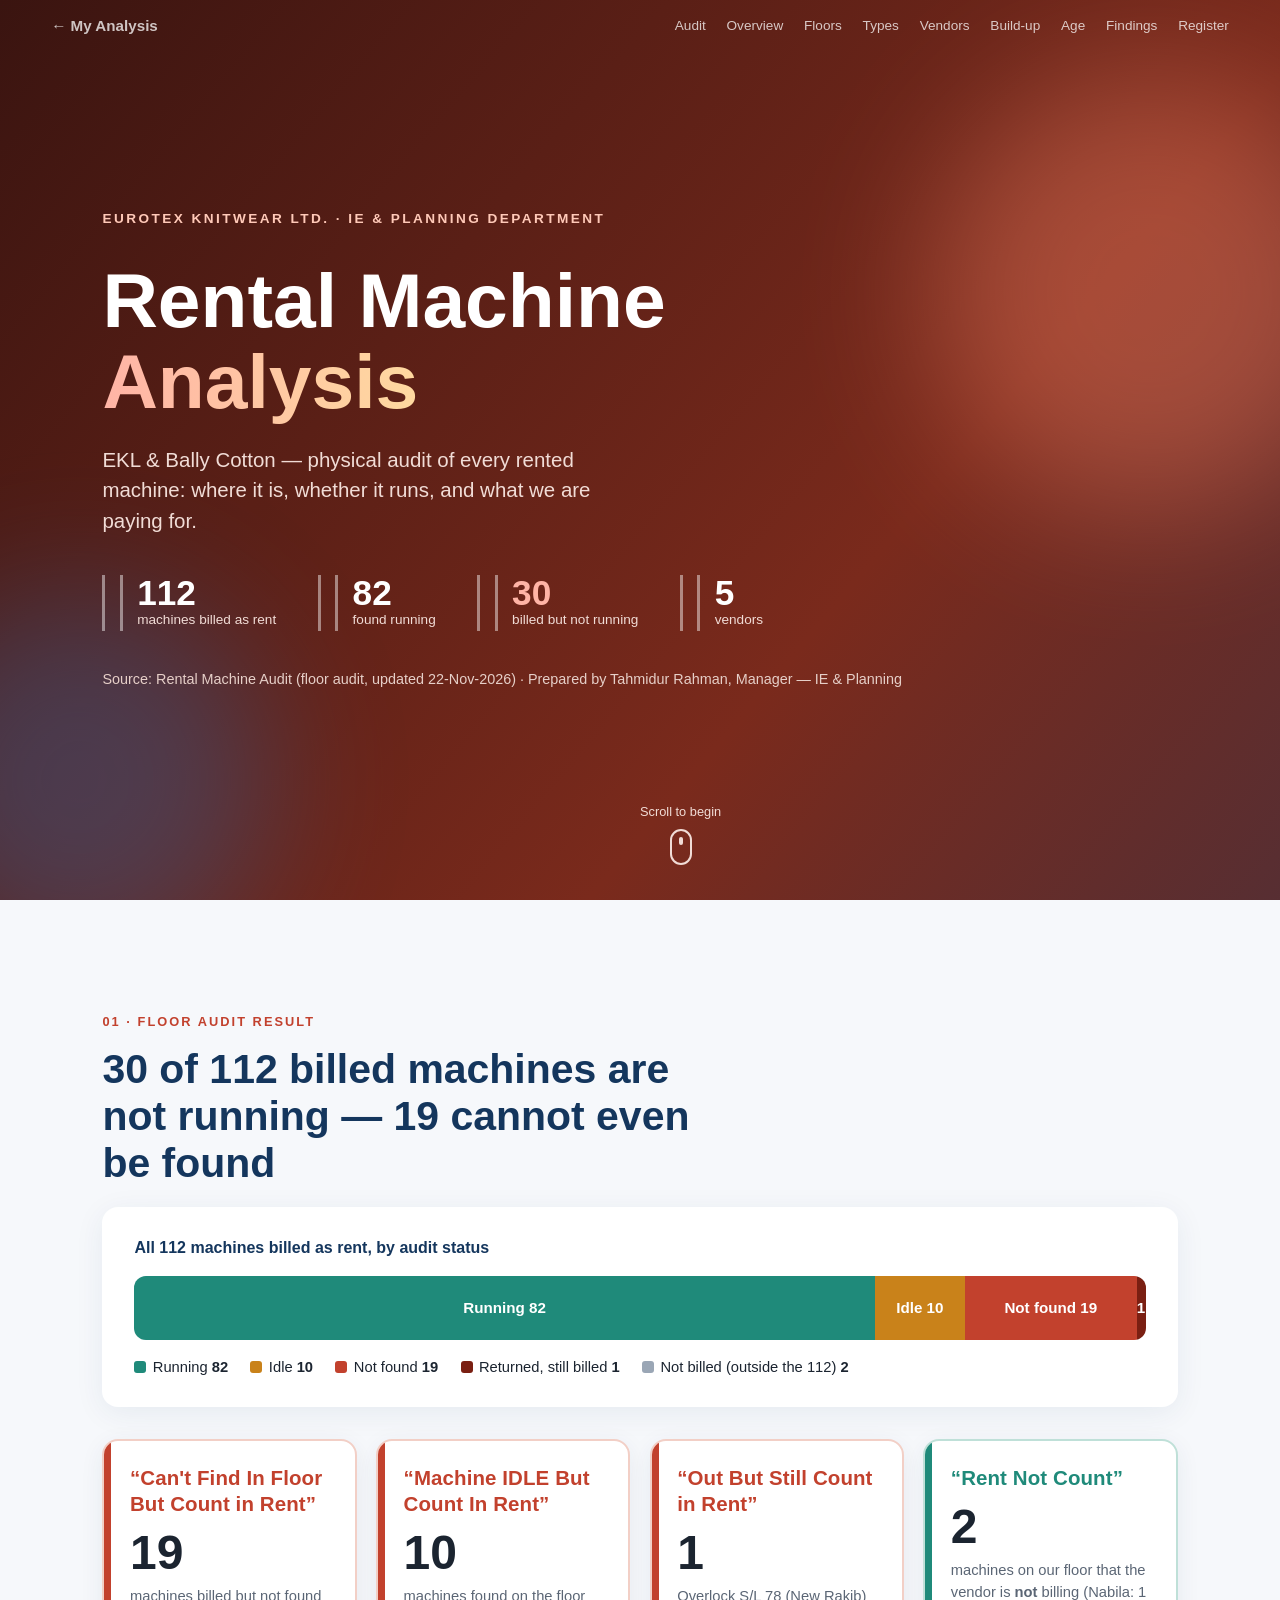
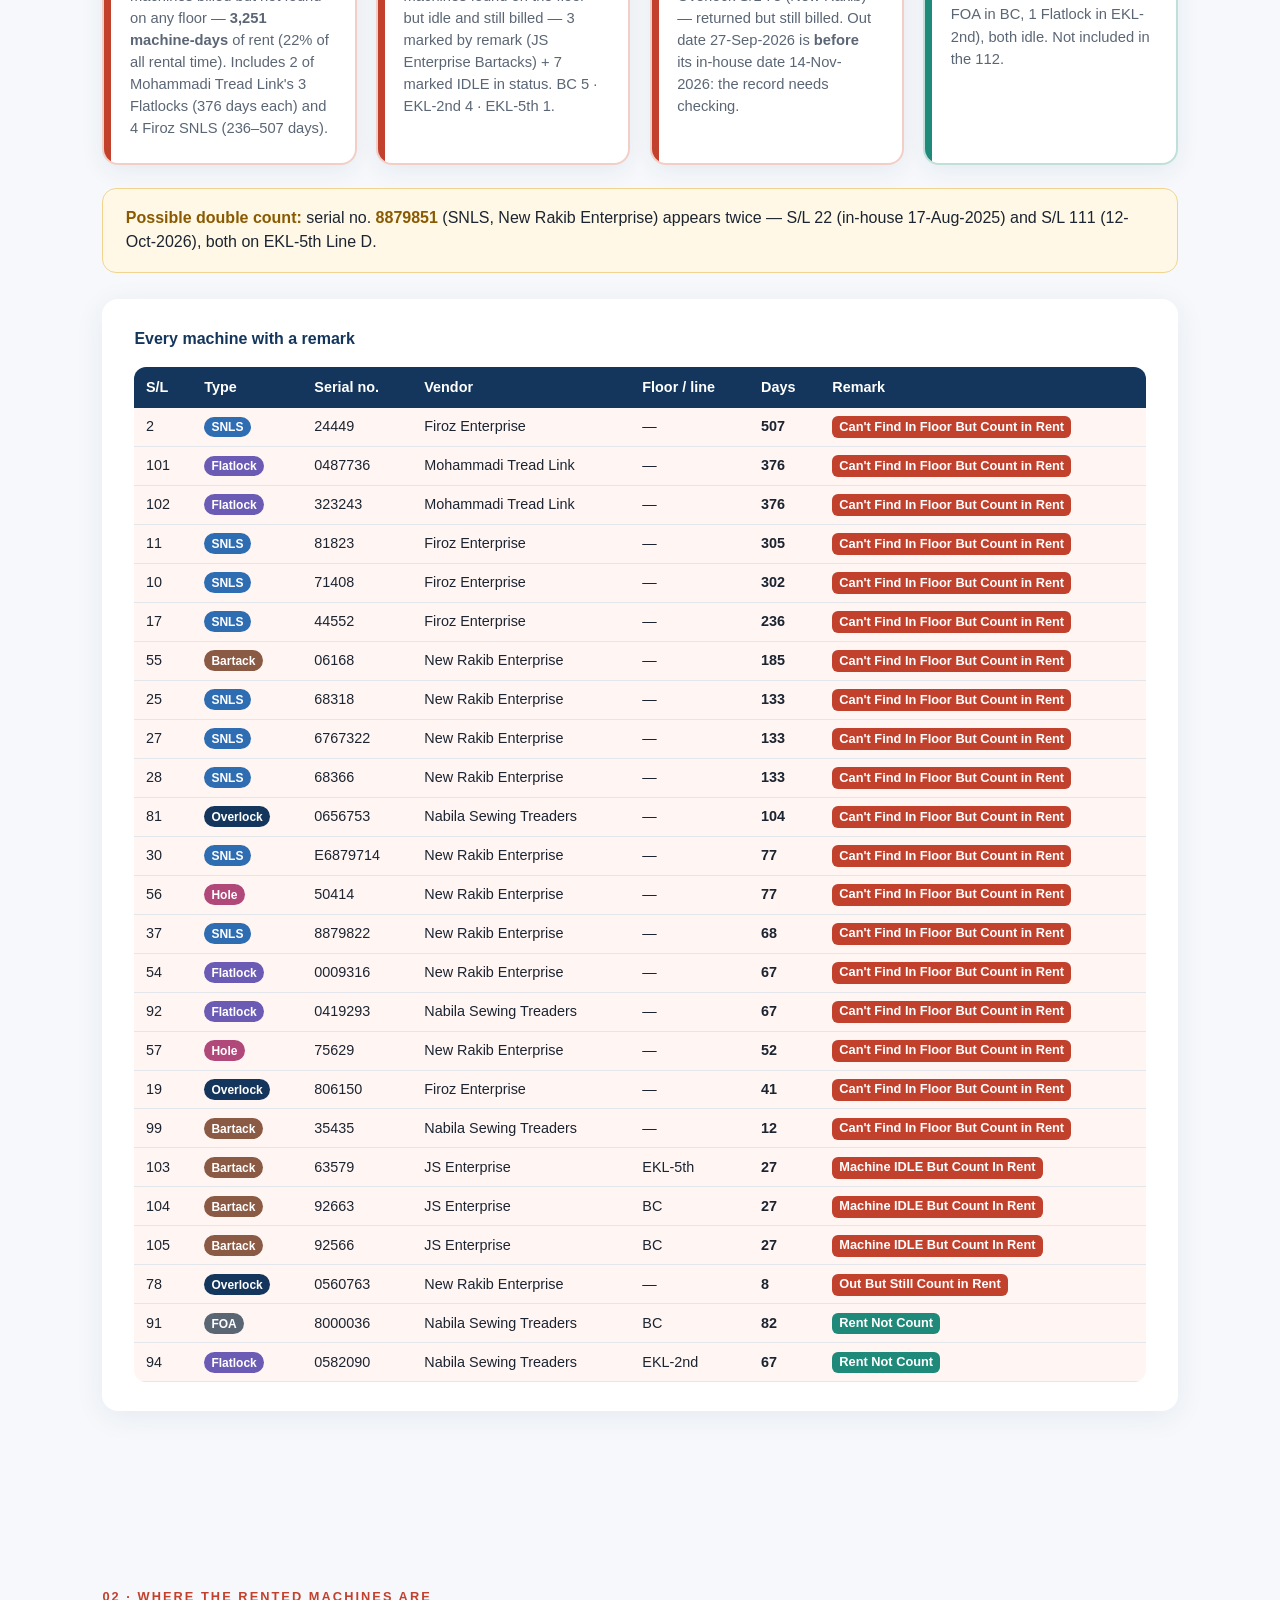
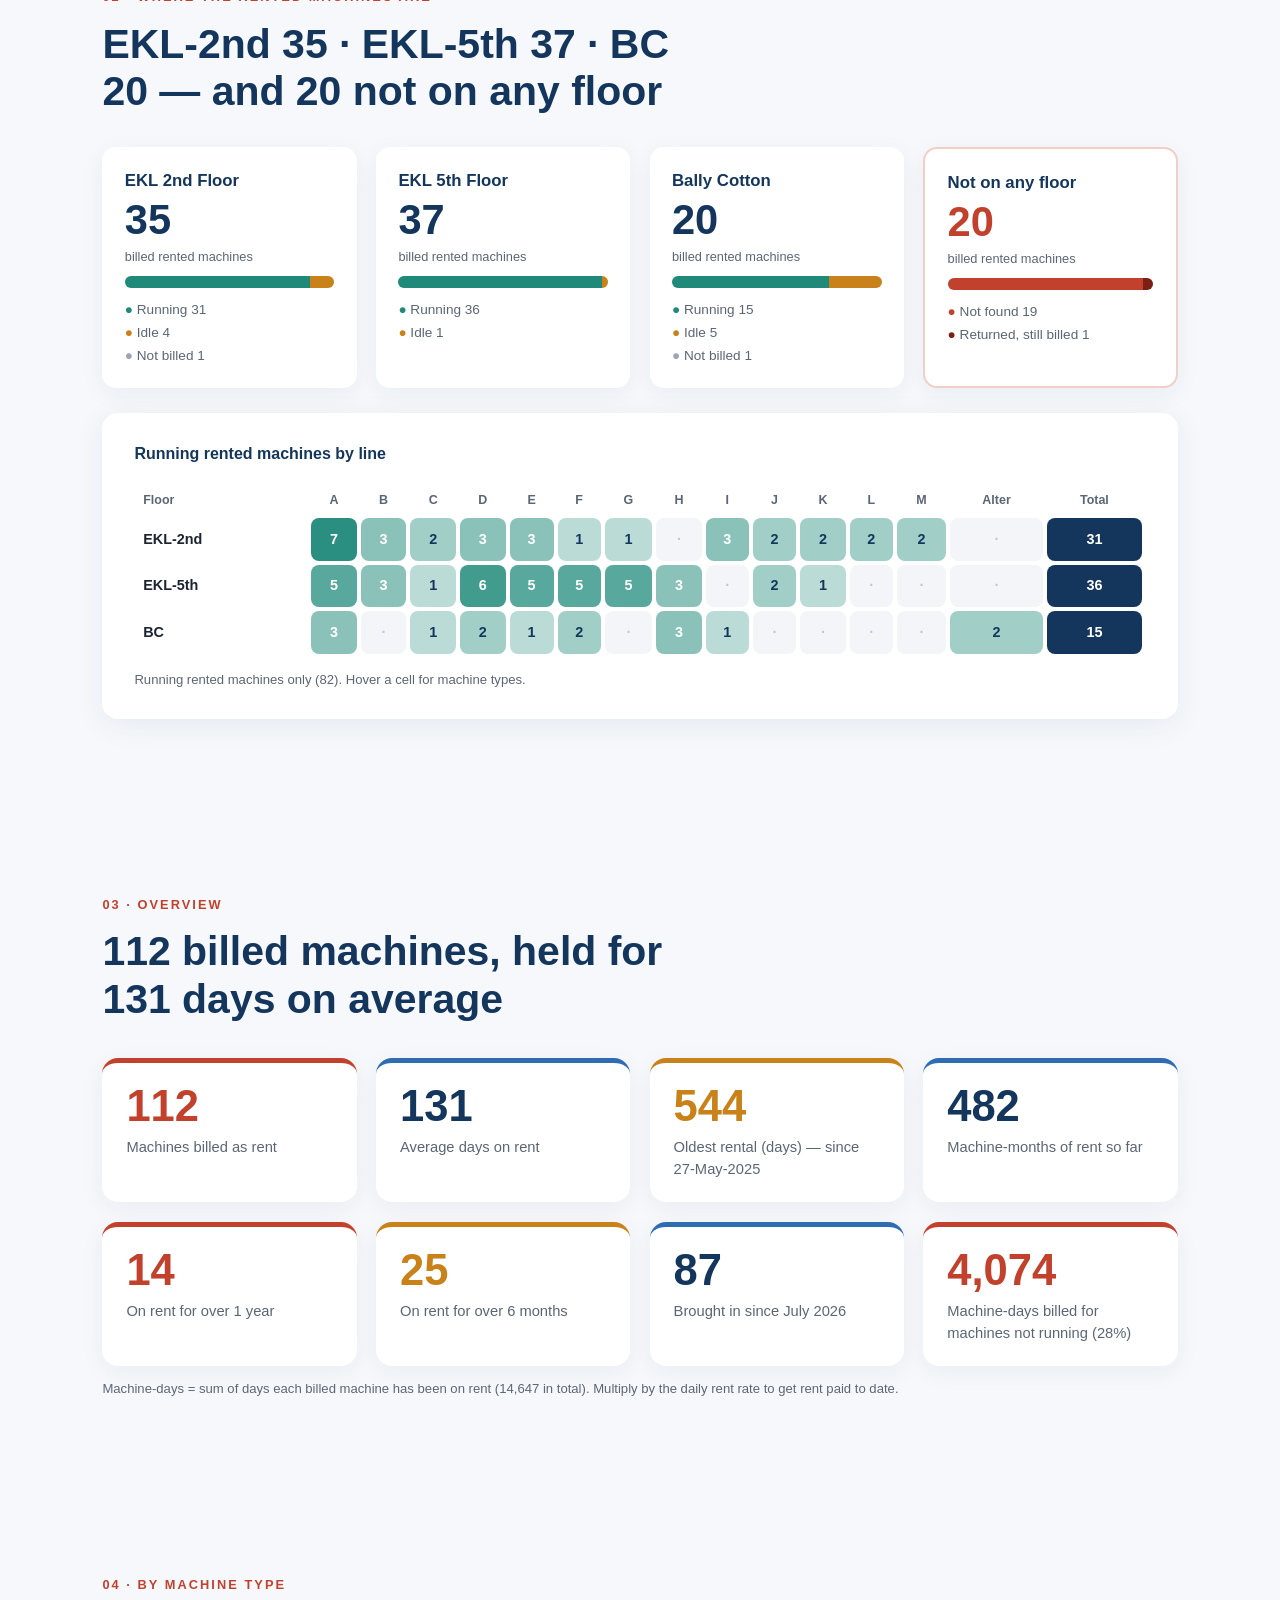
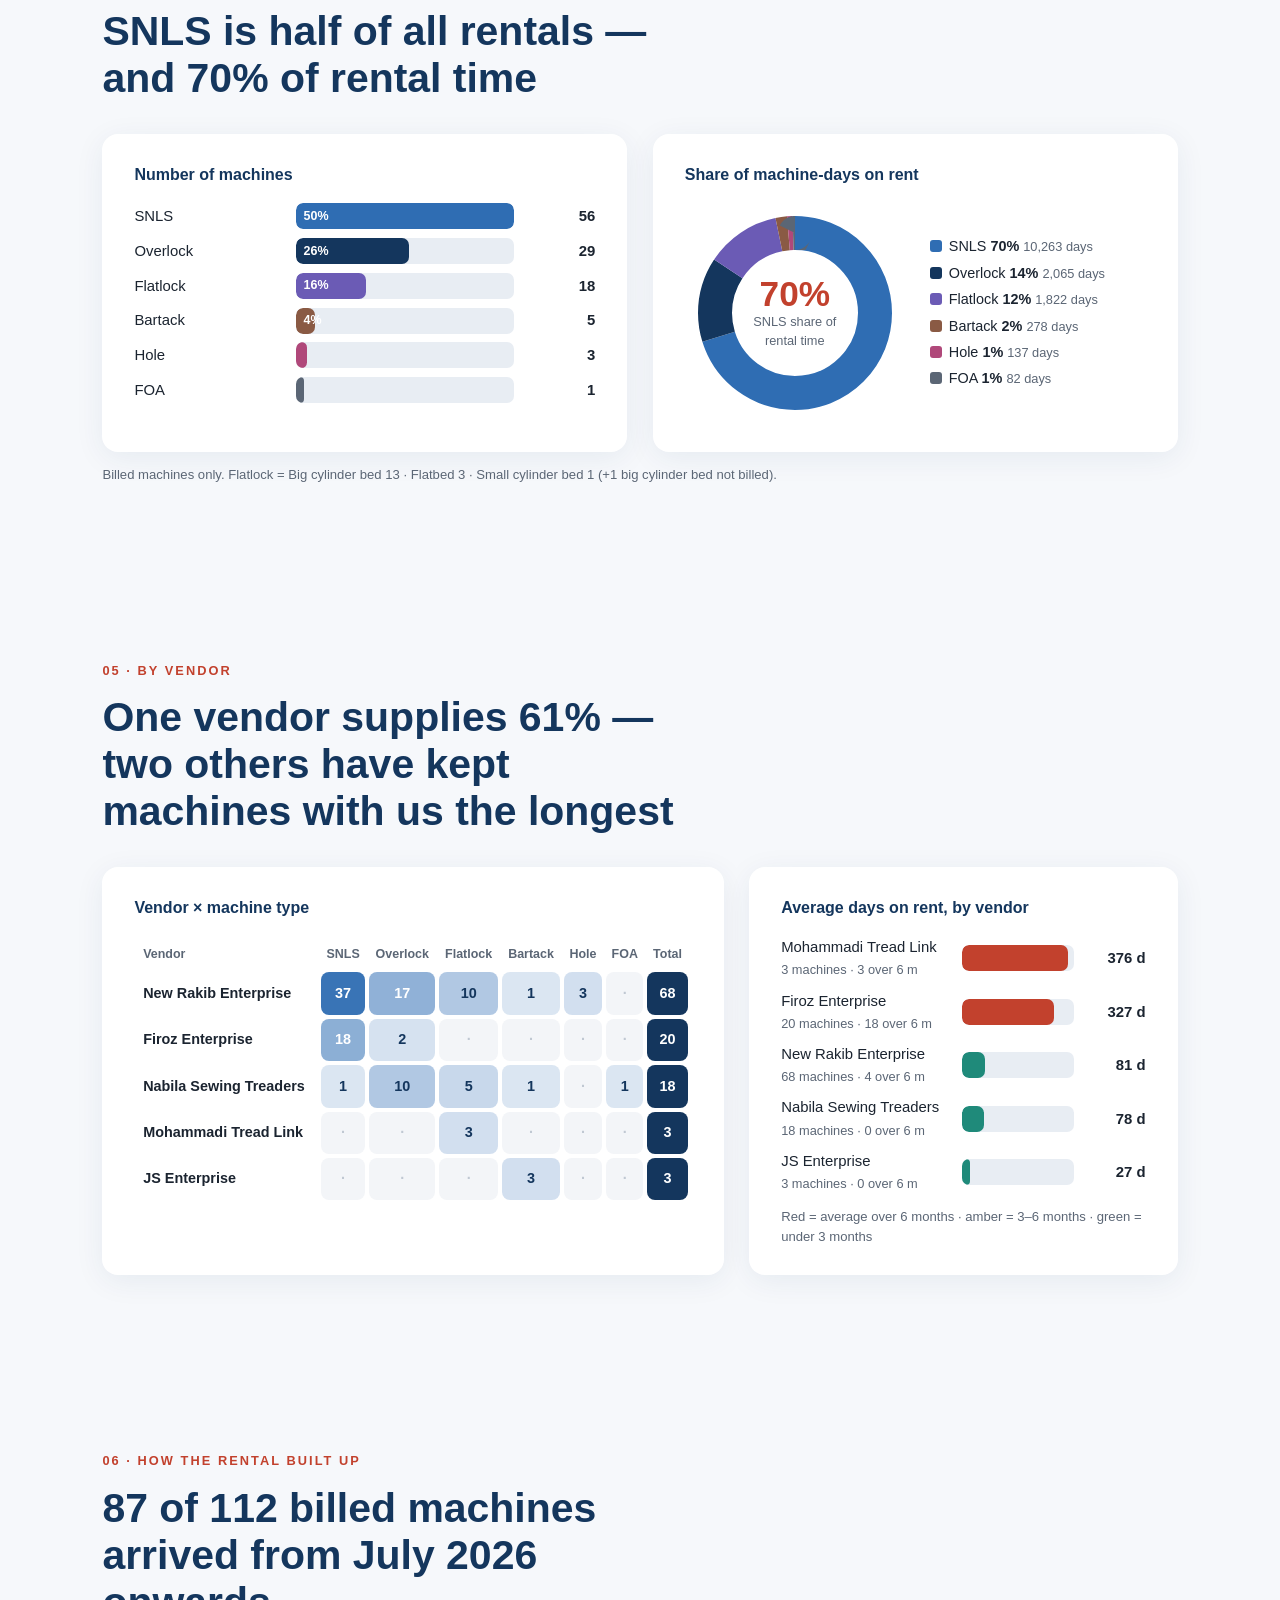
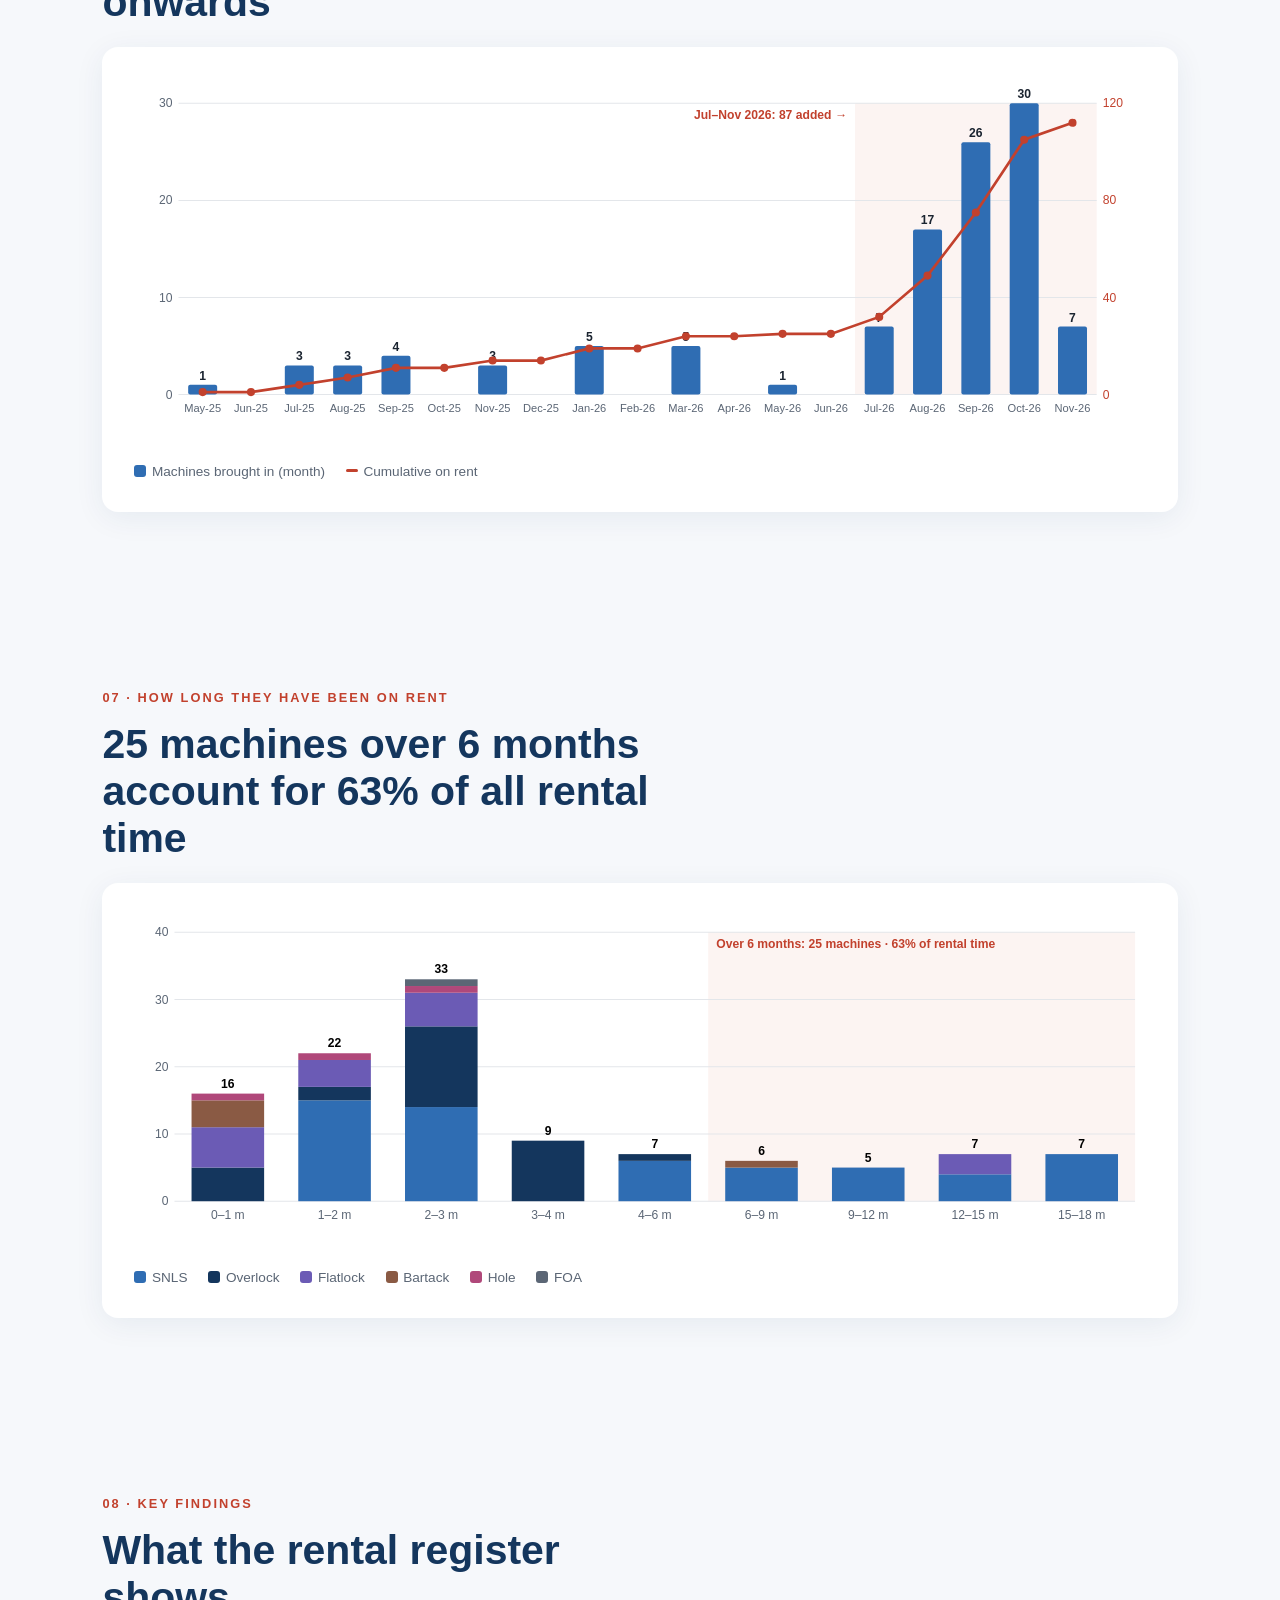
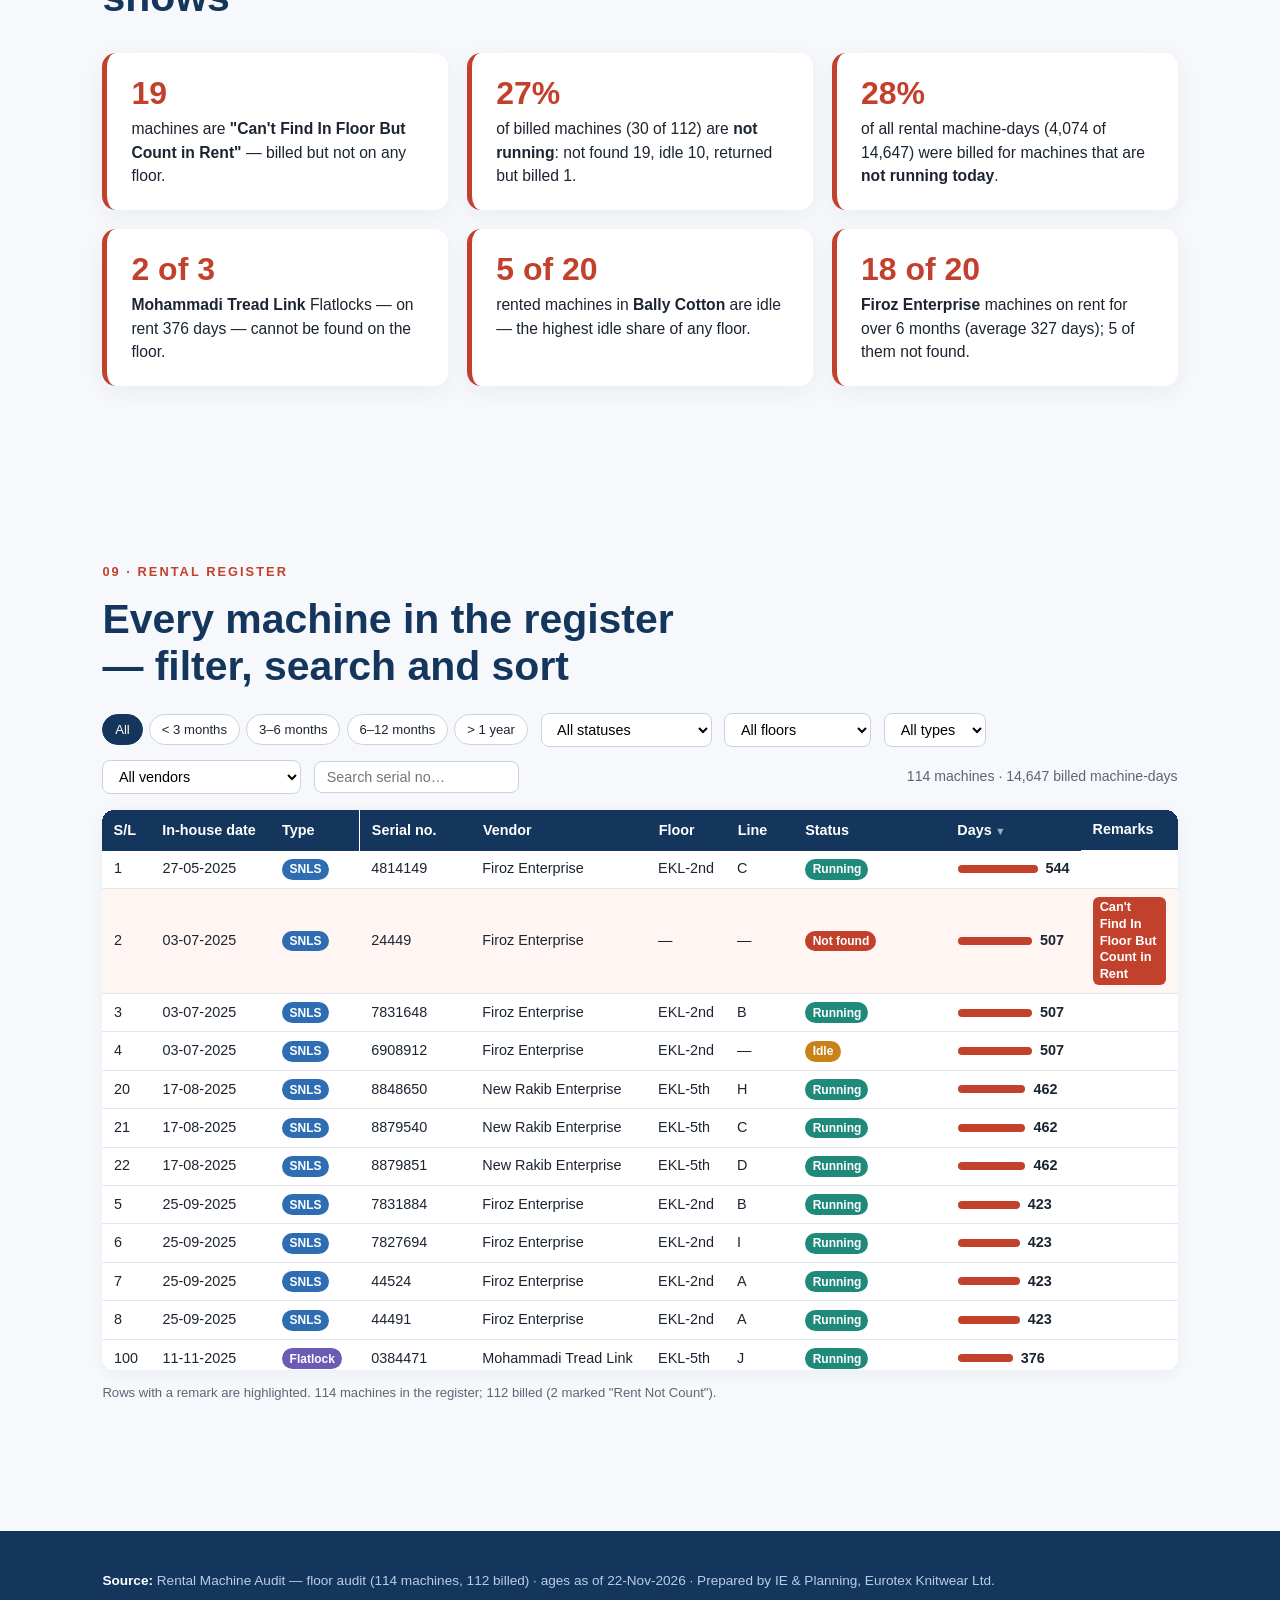
<file: analysis/rental-machines/index.html>
<!DOCTYPE html>
<html lang="en">
<head>
<meta charset="UTF-8">
<meta name="viewport" content="width=device-width, initial-scale=1.0">
<meta name="description" content="Rental machine audit for EKL and Bally Cotton — by Tahmidur Rahman, Manager IE & Planning.">
<title>Rental Machine Analysis — EKL & Bally Cotton</title>
<style>
  :root{--ink:#1b2430;--muted:#5b6675;--line:#e3e6ea;--bg:#f6f8fb;--card:#fff;--soft:#eef3f9;
    --navy:#14365d;--blue:#2f6db3;--teal:#1f8a7a;--red:#c2412d;--amber:#c9821a;--grey:#9aa6b5;--violet:#6b5bb5}
  *{box-sizing:border-box;margin:0;padding:0}
  html{scroll-behavior:smooth}
  body{font-family:"Segoe UI",Roboto,Helvetica,Arial,sans-serif;color:var(--ink);background:var(--bg);line-height:1.5;overflow-x:hidden}
  b.r{color:var(--red)} b.t{color:var(--teal)} b.n{color:var(--navy)}
  #prog{position:fixed;top:0;left:0;height:4px;width:0;background:linear-gradient(90deg,var(--teal),var(--blue),var(--red));z-index:60}
  nav{position:fixed;top:4px;left:0;right:0;z-index:50;display:flex;justify-content:space-between;align-items:center;padding:.7rem 4vw;transition:all .3s;color:#fff}
  nav.solid{background:rgba(255,255,255,.93);backdrop-filter:blur(8px);box-shadow:0 2px 14px rgba(20,54,93,.08);color:var(--navy)}
  nav .brand{font-weight:700;font-size:.95rem}
  nav ul{list-style:none;display:flex;gap:1.3rem;font-size:.85rem}
  nav a{color:inherit;text-decoration:none;opacity:.75}
  nav a:hover,nav a.on{opacity:1;font-weight:600}
  @media(max-width:900px){nav ul{display:none}}

  .hero{min-height:100vh;display:flex;flex-direction:column;justify-content:center;padding:0 8vw;color:#fff;position:relative;overflow:hidden;
    background:linear-gradient(130deg,#3a1410,#7a2a1c 30%,#14365d 75%,#1d4f86);background-size:220% 220%;animation:grad 16s ease infinite}
  @keyframes grad{0%,100%{background-position:0% 50%}50%{background-position:100% 50%}}
  .orb{position:absolute;border-radius:50%;filter:blur(70px);opacity:.35;animation:float 13s ease-in-out infinite}
  .orb.a{width:440px;height:440px;background:#ff8a6b;right:-90px;top:8%}
  .orb.b{width:380px;height:380px;background:#2f6db3;left:-110px;bottom:-70px;animation-delay:-6s}
  @keyframes float{0%,100%{transform:translate(0,0)}50%{transform:translate(30px,-40px)}}
  .hero .kicker{color:#ffc9b8;letter-spacing:.18em;text-transform:uppercase;font-size:.85rem;font-weight:700;opacity:0;animation:up .8s .2s forwards}
  .hero h1{font-size:clamp(2.4rem,6vw,5rem);line-height:1.05;margin:.4em 0 .3em;font-weight:800;opacity:0;animation:up .9s .4s forwards}
  .hero h1 span{background:linear-gradient(90deg,#ffb4a6,#ffd9a0);-webkit-background-clip:text;background-clip:text;color:transparent}
  .hero p{font-size:clamp(1rem,1.6vw,1.35rem);color:#f1dcd6;max-width:48ch;opacity:0;animation:up .9s .65s forwards}
  .hstats{display:flex;gap:2.6rem;flex-wrap:wrap;margin-top:2.4rem;opacity:0;animation:up .9s .9s forwards}
  .hstats div{border-left:3px solid rgba(255,255,255,.45);padding-left:.9rem}
  .hstats .n{font-size:2.2rem;font-weight:800;line-height:1}
  .hstats .l{font-size:.85rem;color:#f1dcd6}
  .hero .meta{margin-top:2.4rem;font-size:.9rem;color:#e6cfc8;opacity:0;animation:up .9s 1.1s forwards}
  .scroll{position:absolute;bottom:2.2rem;left:50%;transform:translateX(-50%);color:#f1dcd6;font-size:.8rem;text-align:center;opacity:0;animation:up 1s 1.4s forwards}
  .scroll i{display:block;width:22px;height:36px;border:2px solid #f1dcd6;border-radius:12px;margin:.5rem auto 0;position:relative}
  .scroll i::after{content:"";position:absolute;left:50%;top:6px;width:4px;height:8px;margin-left:-2px;background:#f1dcd6;border-radius:2px;animation:wheel 1.6s infinite}
  @keyframes wheel{0%{opacity:1;transform:translateY(0)}100%{opacity:0;transform:translateY(12px)}}
  @keyframes up{from{opacity:0;transform:translateY(24px)}to{opacity:1;transform:none}}

  section.sec{padding:7rem 8vw 4rem;max-width:1400px;margin:0 auto}
  .kick{font-size:.8rem;letter-spacing:.16em;text-transform:uppercase;color:var(--red);font-weight:700}
  h2{font-size:clamp(1.7rem,3.2vw,2.7rem);color:var(--navy);line-height:1.15;margin:.35em 0 .5em;font-weight:750;max-width:26ch}
  .lead{font-size:clamp(1rem,1.25vw,1.15rem);color:var(--muted);max-width:72ch}
  .card{background:var(--card);border-radius:16px;box-shadow:0 6px 30px rgba(20,54,93,.07);padding:1.8rem 2rem}
  .rv{opacity:0;transform:translateY(40px);transition:opacity .9s cubic-bezier(.2,.7,.2,1),transform .9s cubic-bezier(.2,.7,.2,1)}
  .rv.in{opacity:1;transform:none}
  .rv.l{transform:translateX(-50px)}.rv.rt{transform:translateX(50px)}.rv.l.in,.rv.rt.in{transform:none}
  .d1{transition-delay:.1s}.d2{transition-delay:.2s}.d3{transition-delay:.3s}.d4{transition-delay:.4s}
  .grid2{display:grid;grid-template-columns:1fr 1fr;gap:1.6rem;margin-top:2rem}
  .grid2.w{grid-template-columns:1.45fr 1fr}
  @media(max-width:1000px){.grid2,.grid2.w{grid-template-columns:1fr}}
  .ct{font-weight:700;color:var(--navy);margin-bottom:1rem}

  .kpis{display:grid;grid-template-columns:repeat(4,1fr);gap:1.2rem;margin-top:2.2rem}
  @media(max-width:1000px){.kpis{grid-template-columns:1fr 1fr}}
  .kpi{background:#fff;border-radius:16px;padding:1.4rem 1.5rem;box-shadow:0 6px 24px rgba(20,54,93,.06);border-top:5px solid var(--blue);transition:transform .25s,box-shadow .25s}
  .kpi:hover{transform:translateY(-6px);box-shadow:0 14px 34px rgba(20,54,93,.13)}
  .kpi .n{font-size:clamp(2rem,3.4vw,3rem);font-weight:800;color:var(--navy);line-height:1;font-variant-numeric:tabular-nums}
  .kpi .l{color:var(--muted);margin-top:.45rem;font-size:.92rem}
  .kpi.red{border-top-color:var(--red)}.kpi.red .n{color:var(--red)}
  .kpi.amber{border-top-color:var(--amber)}.kpi.amber .n{color:var(--amber)}
  .kpi.teal{border-top-color:var(--teal)}.kpi.teal .n{color:var(--teal)}

  .hb{display:grid;grid-template-columns:150px 1fr 70px;gap:.7rem;align-items:center;margin:.55rem 0;font-size:.93rem}
  .hb .tr{height:26px;background:#e8edf3;border-radius:7px;overflow:hidden}
  .hb .fl{height:100%;width:0;border-radius:7px;transition:width 1.4s cubic-bezier(.2,.8,.2,1);cursor:pointer;display:flex;align-items:center;padding-left:.5rem;color:#fff;font-size:.78rem;font-weight:700;white-space:nowrap}
  .hb .fl:hover{filter:brightness(1.1)}
  .hb b{text-align:right;font-variant-numeric:tabular-nums}
  .sub{color:var(--muted);font-size:.8rem}

  .heat{width:100%;border-collapse:separate;border-spacing:4px;font-size:.9rem}
  .heat th{font-weight:600;color:var(--muted);font-size:.78rem;padding:.3rem;text-align:center}
  .heat th:first-child{text-align:left}
  .heat td{text-align:center;border-radius:8px;padding:.65rem .3rem;font-weight:700;font-variant-numeric:tabular-nums;opacity:0;transform:scale(.6);transition:opacity .5s,transform .5s cubic-bezier(.2,1.4,.4,1)}
  .heat td:first-child{text-align:left;background:none!important;font-weight:600;color:var(--ink)}
  .in .heat td{opacity:1;transform:none}

  #tl svg,#age svg{width:100%;height:auto}
  .bar-r{transform-origin:bottom;transform-box:fill-box;transform:scaleY(0);transition:transform .9s cubic-bezier(.2,.8,.2,1)}
  .in .bar-r{transform:scaleY(1)}
  .cline{stroke-dasharray:1500;stroke-dashoffset:1500;transition:stroke-dashoffset 2.4s ease .6s}
  .in .cline{stroke-dashoffset:0}
  .dot,.lbl{opacity:0;transition:opacity .6s 1.6s}
  .in .dot,.in .lbl{opacity:1}
  .legend{display:flex;gap:1.3rem;flex-wrap:wrap;margin-top:1rem;color:var(--muted);font-size:.85rem}
  .legend i{display:inline-block;width:12px;height:12px;border-radius:3px;margin-right:.35rem;vertical-align:-1px}

  .donut-wrap{display:flex;align-items:center;gap:1.6rem;flex-wrap:wrap}
  .donut{width:220px;height:220px;position:relative}
  .donut svg{width:100%;height:100%;transform:rotate(-90deg)}
  .donut .arc{fill:none;stroke-width:34;transition:stroke-dasharray 1.4s cubic-bezier(.2,.8,.2,1)}
  .donut .mid{position:absolute;inset:0;display:flex;flex-direction:column;align-items:center;justify-content:center}
  .donut .mid .n{font-size:2.2rem;font-weight:800;color:var(--red);line-height:1}
  .donut .mid .l{font-size:.8rem;color:var(--muted);text-align:center}

  .obs{display:grid;grid-template-columns:repeat(auto-fit,minmax(300px,1fr));gap:1.2rem;margin-top:2rem}
  .ob{background:#fff;border-radius:14px;padding:1.4rem 1.5rem;box-shadow:0 6px 24px rgba(20,54,93,.06);border-left:5px solid var(--red)}
  .ob .big{font-size:2rem;font-weight:800;color:var(--red);line-height:1.1}
  .ob p{color:var(--ink);font-size:.98rem;margin-top:.4rem}

  .filters{display:flex;gap:.8rem;flex-wrap:wrap;align-items:center;margin:1.4rem 0 1rem}
  .filters select,.filters input{border:1px solid #c9d3df;border-radius:8px;padding:.5em .8em;font-size:.9rem;background:#fff;font-family:inherit}
  .filters input{min-width:200px}
  .chipset{display:flex;gap:.4rem;flex-wrap:wrap}
  .chip{border:1px solid #c9d3df;background:#fff;border-radius:999px;padding:.35em .9em;font-size:.82rem;cursor:pointer;transition:all .2s}
  .chip.on,.chip:hover{background:var(--navy);color:#fff;border-color:var(--navy)}
  .count{margin-left:auto;color:var(--muted);font-size:.88rem}
  .tw{max-height:560px;overflow:auto;border-radius:12px;box-shadow:0 4px 16px rgba(20,54,93,.05);background:#fff}
  table.reg{width:100%;border-collapse:collapse;font-size:.9rem}
  .reg th{position:sticky;top:0;background:var(--navy);color:#fff;font-weight:600;padding:.65em .8em;text-align:left;cursor:pointer;user-select:none;white-space:nowrap}
  .reg th:hover{background:#1d4f86}
  .reg th .ar{opacity:.6;font-size:.75em;margin-left:.3em}
  .reg td{white-space:nowrap;padding:.55em .8em;border-bottom:1px solid var(--line);font-variant-numeric:tabular-nums}
  .reg tbody tr{transition:background .2s}
  .reg tbody tr:hover td{background:#f5f8fc}
  .agebar{display:flex;align-items:center;gap:.5rem}
  .agebar span{display:inline-block;height:8px;border-radius:4px}
  .tag{display:inline-block;padding:.12em .6em;border-radius:999px;font-size:.75rem;font-weight:600;color:#fff}
  .note{font-size:.82rem;color:var(--muted);margin-top:.8rem}
  
  .stbar{display:flex;height:64px;border-radius:12px;overflow:hidden;background:#e8edf3;margin-top:1rem}
  .stbar .seg{width:0;display:flex;align-items:center;justify-content:center;color:#fff;font-weight:700;font-size:.95rem;white-space:nowrap;overflow:hidden;transition:width 1.6s cubic-bezier(.2,.8,.2,1);cursor:pointer}
  .stleg{display:flex;gap:1.4rem;flex-wrap:wrap;margin-top:1rem;font-size:.92rem}
  .stleg i{display:inline-block;width:12px;height:12px;border-radius:3px;margin-right:.4rem;vertical-align:-1px}
  .rmk{display:grid;grid-template-columns:repeat(auto-fit,minmax(240px,1fr));gap:1.2rem;margin-top:2rem}
  .rm{background:#fff;border-radius:16px;padding:1.5rem 1.6rem;box-shadow:0 6px 24px rgba(20,54,93,.07);border:2px solid #f2cfc6;position:relative;overflow:hidden}
  .rm::before{content:"";position:absolute;left:0;top:0;bottom:0;width:7px;background:var(--red)}
  .rm.good{border-color:#bfe0d8}.rm.good::before{background:var(--teal)}
  .rm .q{font-size:1.28rem;font-weight:800;color:var(--red);line-height:1.25;letter-spacing:.005em}
  .rm.good .q{color:var(--teal)}
  .rm .q::before{content:"\201C"}.rm .q::after{content:"\201D"}
  .rm .n{font-size:3rem;font-weight:800;color:var(--ink);line-height:1;margin-top:.8rem;font-variant-numeric:tabular-nums}
  .rm .n small{font-size:1rem;color:var(--muted);font-weight:600;margin-left:.4rem}
  .rm p{color:var(--muted);font-size:.92rem;margin-top:.5rem}
  .rm.pulse{animation:glow 2.6s ease-in-out infinite}
  @keyframes glow{0%,100%{box-shadow:0 6px 24px rgba(20,54,93,.07)}50%{box-shadow:0 0 0 5px rgba(194,65,45,.18),0 6px 24px rgba(20,54,93,.07)}}
  .warn{margin-top:1.4rem;border-radius:14px;padding:1.1rem 1.4rem;background:#fff8e6;border:1px solid #f1d58f;font-size:1rem}
  .warn b{color:#8a5a00}
  .rmtag{white-space:normal;display:inline-block;font-weight:800;color:#fff;background:var(--red);border-radius:6px;padding:.2em .55em;font-size:.8rem;line-height:1.3}
  .rmtag.good{background:var(--teal)}
  .reg tr.flag td{background:#fff6f4}
  .reg tr.flag:hover td{background:#ffece8}
  .st{display:inline-block;padding:.12em .6em;border-radius:999px;font-size:.75rem;font-weight:700;color:#fff;white-space:nowrap}
  .fgrid{display:grid;grid-template-columns:repeat(4,1fr);gap:1.2rem;margin-top:2rem}
  @media(max-width:1000px){.fgrid{grid-template-columns:1fr 1fr}}
  .fc{background:#fff;border-radius:14px;padding:1.3rem 1.4rem;box-shadow:0 6px 24px rgba(20,54,93,.06)}
  .fc h4{color:var(--navy);font-size:1.05rem}
  .fc .big{font-size:2.6rem;font-weight:800;color:var(--navy);line-height:1;margin:.4rem 0}
  .fc .mb{display:flex;height:12px;border-radius:6px;overflow:hidden;background:#e8edf3;margin:.6rem 0}
  .fc .mb span{width:0;transition:width 1.3s cubic-bezier(.2,.8,.2,1)}
  .fc .rows{font-size:.85rem;color:var(--muted);line-height:1.7}
  footer{background:var(--navy);color:#b9cde6;padding:2.5rem 8vw;font-size:.85rem;margin-top:4rem}
  footer b{color:#fff}
  #tip{position:fixed;pointer-events:none;background:#1b2430;color:#fff;font-size:13px;padding:.5em .75em;border-radius:6px;opacity:0;transition:opacity .12s;z-index:99;max-width:300px}
  @media (prefers-reduced-motion:reduce){*{animation:none!important;transition:none!important}.rv{opacity:1;transform:none}}
</style>
</head>
<body>
<div id="prog"></div><div id="tip"></div>
<nav id="nav">
  <a class="brand" href="/analysis/" style="color:inherit;text-decoration:none">← My Analysis</a>
  <ul><li><a href="#audit">Audit</a></li><li><a href="#overview">Overview</a></li><li><a href="#floors">Floors</a></li><li><a href="#types">Types</a></li><li><a href="#vendors">Vendors</a></li>
  <li><a href="#buildup">Build-up</a></li><li><a href="#age">Age</a></li><li><a href="#findings">Findings</a></li><li><a href="#register">Register</a></li></ul>
</nav>

<header class="hero">
  <div class="orb a"></div><div class="orb b"></div>
  <div class="kicker">Eurotex Knitwear Ltd. · IE &amp; Planning Department</div>
  <h1>Rental Machine<br><span>Analysis</span></h1>
  <p>EKL &amp; Bally Cotton — physical audit of every rented machine: where it is, whether it runs, and what we are paying for.</p>
  <div class="hstats">
    <div><div class="n">112</div><div class="l">machines billed as rent</div></div>
    <div><div class="n">82</div><div class="l">found running</div></div>
    <div><div class="n" style="color:#ffb4a6">30</div><div class="l">billed but not running</div></div>
    <div><div class="n">5</div><div class="l">vendors</div></div>
  </div>
  <div class="meta">Source: Rental Machine Audit (floor audit, updated 22-Nov-2026) · Prepared by Tahmidur Rahman, Manager — IE &amp; Planning</div>
  <div class="scroll">Scroll to begin<i></i></div>
</header>

<section class="sec" id="audit">
  <div class="kick rv">01 · Floor audit result</div>
  <h2 class="rv d1">30 of 112 billed machines are not running — 19 cannot even be found</h2>
  <div class="card rv d2" id="auditCard">
    <div class="ct">All 112 machines billed as rent, by audit status</div>
    <div class="stbar" id="stbar"></div>
    <div class="stleg" id="stleg"></div>
  </div>
  <div class="rmk">
    <div class="rm pulse rv d1"><div class="q">Can't Find In Floor But Count in Rent</div><div class="n" data-count="19">0</div><p>machines billed but not found on any floor — <b>3,251 machine-days</b> of rent (22% of all rental time). Includes 2 of Mohammadi Tread Link's 3 Flatlocks (376 days each) and 4 Firoz SNLS (236–507 days).</p></div>
    <div class="rm rv d2"><div class="q">Machine IDLE But Count In Rent</div><div class="n" data-count="10">0</div><p>machines found on the floor but idle and still billed — 3 marked by remark (JS Enterprise Bartacks) + 7 marked IDLE in status. BC 5 · EKL-2nd 4 · EKL-5th 1.</p></div>
    <div class="rm rv d3"><div class="q">Out But Still Count in Rent</div><div class="n" data-count="1">0</div><p>Overlock S/L 78 (New Rakib) — returned but still billed. Out date 27-Sep-2026 is <b>before</b> its in-house date 14-Nov-2026: the record needs checking.</p></div>
    <div class="rm good rv d4"><div class="q">Rent Not Count</div><div class="n" data-count="2">0</div><p>machines on our floor that the vendor is <b>not</b> billing (Nabila: 1 FOA in BC, 1 Flatlock in EKL-2nd), both idle. Not included in the 112.</p></div>
  </div>
  <div class="warn rv"><b>Possible double count:</b> serial no. <b>8879851</b> (SNLS, New Rakib Enterprise) appears twice — S/L 22 (in-house 17-Aug-2025) and S/L 111 (12-Oct-2026), both on EKL-5th Line D.</div>
  <div class="card rv d2" style="margin-top:1.6rem">
    <div class="ct">Every machine with a remark</div>
    <div class="tw" style="max-height:none;box-shadow:none"><table class="reg"><thead><tr><th>S/L</th><th>Type</th><th>Serial no.</th><th>Vendor</th><th>Floor / line</th><th>Days</th><th>Remark</th></tr></thead><tbody id="rmb"></tbody></table></div>
  </div>
</section>

<section class="sec" id="floors">
  <div class="kick rv">02 · Where the rented machines are</div>
  <h2 class="rv d1">EKL-2nd 35 · EKL-5th 37 · BC 20 — and 20 not on any floor</h2>
  <div class="fgrid" id="fgrid"></div>
  <div class="card rv d2" style="margin-top:1.6rem" id="lineCard"><div class="ct">Running rented machines by line</div><div id="lineHeat"></div></div>
</section>

<section class="sec" id="overview">
  <div class="kick rv">03 · Overview</div>
  <h2 class="rv d1">112 billed machines, held for 131 days on average</h2>
  <div class="kpis">
    <div class="kpi red rv d1"><div class="n" data-count="112">0</div><div class="l">Machines billed as rent</div></div>
    <div class="kpi rv d2"><div class="n" data-count="131">0</div><div class="l">Average days on rent</div></div>
    <div class="kpi amber rv d3"><div class="n" data-count="544">0</div><div class="l">Oldest rental (days) — since 27-May-2025</div></div>
    <div class="kpi rv d4"><div class="n" data-count="482">0</div><div class="l">Machine-months of rent so far</div></div>
    <div class="kpi red rv d1"><div class="n" data-count="14">0</div><div class="l">On rent for over 1 year</div></div>
    <div class="kpi amber rv d2"><div class="n" data-count="25">0</div><div class="l">On rent for over 6 months</div></div>
    <div class="kpi rv d3"><div class="n" data-count="87">0</div><div class="l">Brought in since July 2026</div></div>
    <div class="kpi red rv d4"><div class="n" data-count="4074">0</div><div class="l">Machine-days billed for machines not running (28%)</div></div>
  </div>
  <p class="note rv">Machine-days = sum of days each billed machine has been on rent (14,647 in total). Multiply by the daily rent rate to get rent paid to date.</p>
</section>

<section class="sec" id="types">
  <div class="kick rv">04 · By machine type</div>
  <h2 class="rv d1">SNLS is half of all rentals — and 70% of rental time</h2>
  <div class="grid2">
    <div class="card rv l d2" id="typeCard"><div class="ct">Number of machines</div><div id="typeBars"></div></div>
    <div class="card rv rt d3" id="typeDays"><div class="ct">Share of machine-days on rent</div><div class="donut-wrap"><div class="donut" id="donut"></div><div id="donutLeg"></div></div></div>
  </div>
  <p class="note rv">Billed machines only. Flatlock = Big cylinder bed 13 · Flatbed 3 · Small cylinder bed 1 (+1 big cylinder bed not billed).</p>
</section>

<section class="sec" id="vendors">
  <div class="kick rv">05 · By vendor</div>
  <h2 class="rv d1">One vendor supplies 61% — two others have kept machines with us the longest</h2>
  <div class="grid2 w">
    <div class="card rv l d2" id="heatCard"><div class="ct">Vendor × machine type</div><div id="heat"></div></div>
    <div class="card rv rt d3" id="vendCard"><div class="ct">Average days on rent, by vendor</div><div id="vendAge"></div></div>
  </div>
</section>

<section class="sec" id="buildup">
  <div class="kick rv">06 · How the rental built up</div>
  <h2 class="rv d1">87 of 112 billed machines arrived from July 2026 onwards</h2>
  <div class="card rv d2" id="tlCard"><div id="tl"></div>
    <div class="legend"><span><i style="background:var(--blue)"></i>Machines brought in (month)</span><span><i style="background:var(--red);height:3px;vertical-align:4px"></i>Cumulative on rent</span></div></div>
</section>

<section class="sec" id="age">
  <div class="kick rv">07 · How long they have been on rent</div>
  <h2 class="rv d1">25 machines over 6 months account for 63% of all rental time</h2>
  <div class="card rv d2" id="ageCard"><div id="ageChart"></div><div class="legend" id="ageLeg"></div></div>
</section>

<section class="sec" id="findings">
  <div class="kick rv">08 · Key findings</div>
  <h2 class="rv d1">What the rental register shows</h2>
  <div class="obs">
    <div class="ob rv d1"><div class="big">19</div><p>machines are <b>"Can't Find In Floor But Count in Rent"</b> — billed but not on any floor.</p></div>
    <div class="ob rv d2"><div class="big">27%</div><p>of billed machines (30 of 112) are <b>not running</b>: not found 19, idle 10, returned but billed 1.</p></div>
    <div class="ob rv d3"><div class="big">28%</div><p>of all rental machine-days (4,074 of 14,647) were billed for machines that are <b>not running today</b>.</p></div>
    <div class="ob rv d1"><div class="big">2 of 3</div><p><b>Mohammadi Tread Link</b> Flatlocks — on rent 376 days — cannot be found on the floor.</p></div>
    <div class="ob rv d2"><div class="big">5 of 20</div><p>rented machines in <b>Bally Cotton</b> are idle — the highest idle share of any floor.</p></div>
    <div class="ob rv d3"><div class="big">18 of 20</div><p><b>Firoz Enterprise</b> machines on rent for over 6 months (average 327 days); 5 of them not found.</p></div>
  </div>
</section>

<section class="sec" id="register">
  <div class="kick rv">09 · Rental register</div>
  <h2 class="rv d1">Every machine in the register — filter, search and sort</h2>
  <div class="filters rv d2">
    <div class="chipset" id="ageChips"></div>
    <select id="fStat"><option value="">All statuses</option></select><select id="fFloor"><option value="">All floors</option></select><select id="fType"><option value="">All types</option></select>
    <select id="fVend"><option value="">All vendors</option></select>
    <input id="fSearch" placeholder="Search serial no…">
    <span class="count" id="count"></span>
  </div>
  <div class="tw rv d2">
    <table class="reg"><thead><tr>
      <th data-k="sl">S/L<span class="ar"></span></th><th data-k="d">In-house date<span class="ar"></span></th><th data-k="g">Type<span class="ar"></span></th>
      <th data-k="serial">Serial no.<span class="ar"></span></th><th data-k="vendor">Vendor<span class="ar"></span></th><th data-k="floor">Floor<span class="ar"></span></th><th data-k="line">Line<span class="ar"></span></th><th data-k="status">Status<span class="ar"></span></th><th data-k="days">Days<span class="ar">▼</span></th><th data-k="rm">Remarks<span class="ar"></span></th>
    </tr></thead><tbody id="rb"></tbody></table>
  </div>
  <p class="note">Rows with a remark are highlighted. 114 machines in the register; 112 billed (2 marked "Rent Not Count").</p>
</section>

<footer><b>Source:</b> Rental Machine Audit — floor audit (114 machines, 112 billed) · ages as of 22-Nov-2026 · Prepared by IE &amp; Planning, Eurotex Knitwear Ltd.</footer>

<script>
const RAW=[{"sl": 1, "d": "2025-05-27", "type": "SNLS", "serial": "4814149", "vendor": "Firoz Enterprise", "days": 544, "floor": "EKL-2nd", "line": "C", "status": "Running", "out": "", "rm": ""}, {"sl": 2, "d": "2025-07-03", "type": "SNLS", "serial": "24449", "vendor": "Firoz Enterprise", "days": 507, "floor": "", "line": "", "status": "Not found", "out": "", "rm": "Can't Find In Floor But Count in Rent"}, {"sl": 3, "d": "2025-07-03", "type": "SNLS", "serial": "7831648", "vendor": "Firoz Enterprise", "days": 507, "floor": "EKL-2nd", "line": "B", "status": "Running", "out": "", "rm": ""}, {"sl": 4, "d": "2025-07-03", "type": "SNLS", "serial": "6908912", "vendor": "Firoz Enterprise", "days": 507, "floor": "EKL-2nd", "line": "", "status": "Idle", "out": "", "rm": ""}, {"sl": 5, "d": "2025-09-25", "type": "SNLS", "serial": "7831884", "vendor": "Firoz Enterprise", "days": 423, "floor": "EKL-2nd", "line": "B", "status": "Running", "out": "", "rm": ""}, {"sl": 6, "d": "2025-09-25", "type": "SNLS", "serial": "7827694", "vendor": "Firoz Enterprise", "days": 423, "floor": "EKL-2nd", "line": "I", "status": "Running", "out": "", "rm": ""}, {"sl": 7, "d": "2025-09-25", "type": "SNLS", "serial": "44524", "vendor": "Firoz Enterprise", "days": 423, "floor": "EKL-2nd", "line": "A", "status": "Running", "out": "", "rm": ""}, {"sl": 8, "d": "2025-09-25", "type": "SNLS", "serial": "44491", "vendor": "Firoz Enterprise", "days": 423, "floor": "EKL-2nd", "line": "A", "status": "Running", "out": "", "rm": ""}, {"sl": 9, "d": "2026-01-24", "type": "SNLS", "serial": "21114597499", "vendor": "Firoz Enterprise", "days": 302, "floor": "EKL-2nd", "line": "G", "status": "Running", "out": "", "rm": ""}, {"sl": 10, "d": "2026-01-24", "type": "SNLS", "serial": "71408", "vendor": "Firoz Enterprise", "days": 302, "floor": "", "line": "", "status": "Not found", "out": "", "rm": "Can't Find In Floor But Count in Rent"}, {"sl": 11, "d": "2026-01-21", "type": "SNLS", "serial": "81823", "vendor": "Firoz Enterprise", "days": 305, "floor": "", "line": "", "status": "Not found", "out": "", "rm": "Can't Find In Floor But Count in Rent"}, {"sl": 12, "d": "2026-01-21", "type": "SNLS", "serial": "21957", "vendor": "Firoz Enterprise", "days": 305, "floor": "EKL-2nd", "line": "B", "status": "Running", "out": "", "rm": ""}, {"sl": 13, "d": "2026-01-21", "type": "SNLS", "serial": "6908151", "vendor": "Firoz Enterprise", "days": 305, "floor": "EKL-2nd", "line": "A", "status": "Running", "out": "", "rm": ""}, {"sl": 14, "d": "2026-03-31", "type": "SNLS", "serial": "6903270", "vendor": "Firoz Enterprise", "days": 236, "floor": "EKL-5th", "line": "E", "status": "Running", "out": "", "rm": ""}, {"sl": 15, "d": "2026-03-31", "type": "SNLS", "serial": "7828152", "vendor": "Firoz Enterprise", "days": 236, "floor": "EKL-2nd", "line": "D", "status": "Running", "out": "", "rm": ""}, {"sl": 16, "d": "2026-03-31", "type": "SNLS", "serial": "6902640", "vendor": "Firoz Enterprise", "days": 236, "floor": "EKL-5th", "line": "A", "status": "Running", "out": "", "rm": ""}, {"sl": 17, "d": "2026-03-31", "type": "SNLS", "serial": "44552", "vendor": "Firoz Enterprise", "days": 236, "floor": "", "line": "", "status": "Not found", "out": "", "rm": "Can't Find In Floor But Count in Rent"}, {"sl": 18, "d": "2026-10-12", "type": "4TOL", "serial": "04525", "vendor": "Firoz Enterprise", "days": 41, "floor": "EKL-5th", "line": "A", "status": "Running", "out": "", "rm": ""}, {"sl": 19, "d": "2026-10-12", "type": "4TOL", "serial": "806150", "vendor": "Firoz Enterprise", "days": 41, "floor": "", "line": "", "status": "Not found", "out": "", "rm": "Can't Find In Floor But Count in Rent"}, {"sl": 20, "d": "2025-08-17", "type": "SNLS", "serial": "8848650", "vendor": "New Rakib Enterprise", "days": 462, "floor": "EKL-5th", "line": "H", "status": "Running", "out": "", "rm": ""}, {"sl": 21, "d": "2025-08-17", "type": "SNLS", "serial": "8879540", "vendor": "New Rakib Enterprise", "days": 462, "floor": "EKL-5th", "line": "C", "status": "Running", "out": "", "rm": ""}, {"sl": 22, "d": "2025-08-17", "type": "SNLS", "serial": "8879851", "vendor": "New Rakib Enterprise", "days": 462, "floor": "EKL-5th", "line": "D", "status": "Running", "out": "", "rm": ""}, {"sl": 23, "d": "2026-07-11", "type": "SNLS", "serial": "97582", "vendor": "New Rakib Enterprise", "days": 134, "floor": "EKL-5th", "line": "F", "status": "Running", "out": "", "rm": ""}, {"sl": 24, "d": "2026-07-11", "type": "SNLS", "serial": "687713", "vendor": "New Rakib Enterprise", "days": 134, "floor": "EKL-2nd", "line": "J", "status": "Running", "out": "", "rm": ""}, {"sl": 25, "d": "2026-07-12", "type": "SNLS", "serial": "68318", "vendor": "New Rakib Enterprise", "days": 133, "floor": "", "line": "", "status": "Not found", "out": "", "rm": "Can't Find In Floor But Count in Rent"}, {"sl": 26, "d": "2026-07-12", "type": "SNLS", "serial": "68510", "vendor": "New Rakib Enterprise", "days": 133, "floor": "EKL-2nd", "line": "I", "status": "Running", "out": "", "rm": ""}, {"sl": 27, "d": "2026-07-12", "type": "SNLS", "serial": "6767322", "vendor": "New Rakib Enterprise", "days": 133, "floor": "", "line": "", "status": "Not found", "out": "", "rm": "Can't Find In Floor But Count in Rent"}, {"sl": 28, "d": "2026-07-12", "type": "SNLS", "serial": "68366", "vendor": "New Rakib Enterprise", "days": 133, "floor": "", "line": "", "status": "Not found", "out": "", "rm": "Can't Find In Floor But Count in Rent"}, {"sl": 29, "d": "2026-09-06", "type": "SNLS", "serial": "71343", "vendor": "New Rakib Enterprise", "days": 77, "floor": "EKL-5th", "line": "A", "status": "Running", "out": "", "rm": ""}, {"sl": 30, "d": "2026-09-06", "type": "SNLS", "serial": "E6879714", "vendor": "New Rakib Enterprise", "days": 77, "floor": "", "line": "", "status": "Not found", "out": "", "rm": "Can't Find In Floor But Count in Rent"}, {"sl": 31, "d": "2026-09-07", "type": "SNLS", "serial": "8843954", "vendor": "New Rakib Enterprise", "days": 76, "floor": "EKL-5th", "line": "G", "status": "Running", "out": "", "rm": ""}, {"sl": 32, "d": "2026-09-07", "type": "SNLS", "serial": "8843967", "vendor": "New Rakib Enterprise", "days": 76, "floor": "EKL-5th", "line": "B", "status": "Running", "out": "", "rm": ""}, {"sl": 33, "d": "2026-09-07", "type": "SNLS", "serial": "8879819", "vendor": "New Rakib Enterprise", "days": 76, "floor": "EKL-5th", "line": "F", "status": "Running", "out": "", "rm": ""}, {"sl": 34, "d": "2026-09-07", "type": "SNLS", "serial": "8848706", "vendor": "New Rakib Enterprise", "days": 76, "floor": "EKL-5th", "line": "E", "status": "Running", "out": "", "rm": ""}, {"sl": 35, "d": "2026-09-07", "type": "SNLS", "serial": "8848719", "vendor": "New Rakib Enterprise", "days": 76, "floor": "EKL-5th", "line": "F", "status": "Running", "out": "", "rm": ""}, {"sl": 36, "d": "2026-09-15", "type": "SNLS", "serial": "8848384", "vendor": "New Rakib Enterprise", "days": 68, "floor": "EKL-5th", "line": "E", "status": "Running", "out": "", "rm": ""}, {"sl": 37, "d": "2026-09-15", "type": "SNLS", "serial": "8879822", "vendor": "New Rakib Enterprise", "days": 68, "floor": "", "line": "", "status": "Not found", "out": "", "rm": "Can't Find In Floor But Count in Rent"}, {"sl": 38, "d": "2026-09-15", "type": "SNLS", "serial": "68350", "vendor": "New Rakib Enterprise", "days": 68, "floor": "EKL-2nd", "line": "E", "status": "Running", "out": "", "rm": ""}, {"sl": 39, "d": "2026-09-16", "type": "SNLS", "serial": "68704", "vendor": "New Rakib Enterprise", "days": 67, "floor": "EKL-2nd", "line": "I", "status": "Running", "out": "", "rm": ""}, {"sl": 40, "d": "2026-09-16", "type": "SNLS", "serial": "68437", "vendor": "New Rakib Enterprise", "days": 67, "floor": "EKL-2nd", "line": "E", "status": "Running", "out": "", "rm": ""}, {"sl": 41, "d": "2026-09-16", "type": "SNLS", "serial": "22019", "vendor": "New Rakib Enterprise", "days": 67, "floor": "EKL-2nd", "line": "K", "status": "Running", "out": "", "rm": ""}, {"sl": 42, "d": "2026-08-17", "type": "4TOL", "serial": "0675567", "vendor": "New Rakib Enterprise", "days": 97, "floor": "EKL-5th", "line": "D", "status": "Running", "out": "", "rm": ""}, {"sl": 43, "d": "2026-08-17", "type": "4TOL", "serial": "0675575", "vendor": "New Rakib Enterprise", "days": 97, "floor": "EKL-2nd", "line": "L", "status": "Running", "out": "", "rm": ""}, {"sl": 44, "d": "2026-08-17", "type": "4TOL", "serial": "0872411", "vendor": "New Rakib Enterprise", "days": 97, "floor": "EKL-5th", "line": "B", "status": "Running", "out": "", "rm": ""}, {"sl": 45, "d": "2026-08-17", "type": "4TOL", "serial": "0804764", "vendor": "New Rakib Enterprise", "days": 97, "floor": "EKL-2nd", "line": "L", "status": "Running", "out": "", "rm": ""}, {"sl": 46, "d": "2026-08-11", "type": "4TOL", "serial": "0959431", "vendor": "New Rakib Enterprise", "days": 103, "floor": "EKL-2nd", "line": "A", "status": "Running", "out": "", "rm": ""}, {"sl": 47, "d": "2026-08-11", "type": "4TOL", "serial": "0675588", "vendor": "New Rakib Enterprise", "days": 103, "floor": "EKL-5th", "line": "G", "status": "Running", "out": "", "rm": ""}, {"sl": 48, "d": "2026-08-11", "type": "4TOL", "serial": "0872768", "vendor": "New Rakib Enterprise", "days": 103, "floor": "EKL-5th", "line": "E", "status": "Running", "out": "", "rm": ""}, {"sl": 49, "d": "2026-08-30", "type": "4TOL", "serial": "0872844", "vendor": "New Rakib Enterprise", "days": 84, "floor": "BC", "line": "A", "status": "Running", "out": "", "rm": ""}, {"sl": 50, "d": "2026-09-20", "type": "4TOL", "serial": "035672", "vendor": "New Rakib Enterprise", "days": 63, "floor": "BC", "line": "A", "status": "Running", "out": "", "rm": ""}, {"sl": 51, "d": "2026-09-20", "type": "4TOL", "serial": "029397", "vendor": "New Rakib Enterprise", "days": 63, "floor": "BC", "line": "C", "status": "Running", "out": "", "rm": ""}, {"sl": 52, "d": "2026-09-20", "type": "4TOL", "serial": "029370", "vendor": "New Rakib Enterprise", "days": 63, "floor": "BC", "line": "F", "status": "Running", "out": "", "rm": ""}, {"sl": 53, "d": "2026-09-20", "type": "4TOL", "serial": "029348", "vendor": "New Rakib Enterprise", "days": 63, "floor": "BC", "line": "", "status": "Idle", "out": "", "rm": ""}, {"sl": 54, "d": "2026-09-16", "type": "Flatlock Small Sylender Bed", "serial": "0009316", "vendor": "New Rakib Enterprise", "days": 67, "floor": "", "line": "", "status": "Not found", "out": "", "rm": "Can't Find In Floor But Count in Rent"}, {"sl": 55, "d": "2026-05-21", "type": "Bartack", "serial": "06168", "vendor": "New Rakib Enterprise", "days": 185, "floor": "", "line": "", "status": "Not found", "out": "", "rm": "Can't Find In Floor But Count in Rent"}, {"sl": 56, "d": "2026-09-06", "type": "Hole", "serial": "50414", "vendor": "New Rakib Enterprise", "days": 77, "floor": "", "line": "", "status": "Not found", "out": "", "rm": "Can't Find In Floor But Count in Rent"}, {"sl": 57, "d": "2026-10-01", "type": "Hole", "serial": "75629", "vendor": "New Rakib Enterprise", "days": 52, "floor": "", "line": "", "status": "Not found", "out": "", "rm": "Can't Find In Floor But Count in Rent"}, {"sl": 58, "d": "2026-10-07", "type": "Flatlock Flatbade", "serial": "0769044", "vendor": "New Rakib Enterprise", "days": 46, "floor": "EKL-5th", "line": "G", "status": "Running", "out": "", "rm": ""}, {"sl": 59, "d": "2026-10-07", "type": "Flatlock Flatbade", "serial": "0779637", "vendor": "New Rakib Enterprise", "days": 46, "floor": "EKL-2nd", "line": "", "status": "Idle", "out": "", "rm": ""}, {"sl": 60, "d": "2026-10-07", "type": "Flatlock Flatbade", "serial": "00220", "vendor": "New Rakib Enterprise", "days": 46, "floor": "EKL-5th", "line": "D", "status": "Running", "out": "", "rm": ""}, {"sl": 61, "d": "2026-10-12", "type": "SNLS", "serial": "6905261", "vendor": "New Rakib Enterprise", "days": 41, "floor": "BC", "line": "H", "status": "Running", "out": "", "rm": ""}, {"sl": 62, "d": "2026-10-12", "type": "SNLS", "serial": "5864074", "vendor": "New Rakib Enterprise", "days": 41, "floor": "BC", "line": "D", "status": "Running", "out": "", "rm": ""}, {"sl": 63, "d": "2026-10-12", "type": "SNLS", "serial": "5717055", "vendor": "New Rakib Enterprise", "days": 41, "floor": "BC", "line": "D", "status": "Running", "out": "", "rm": ""}, {"sl": 64, "d": "2026-10-12", "type": "SNLS", "serial": "04819204", "vendor": "New Rakib Enterprise", "days": 41, "floor": "BC", "line": "", "status": "Idle", "out": "", "rm": ""}, {"sl": 65, "d": "2026-10-12", "type": "SNLS", "serial": "21556", "vendor": "New Rakib Enterprise", "days": 41, "floor": "BC", "line": "", "status": "Idle", "out": "", "rm": ""}, {"sl": 66, "d": "2026-10-12", "type": "SNLS", "serial": "5871267", "vendor": "New Rakib Enterprise", "days": 41, "floor": "BC", "line": "E", "status": "Running", "out": "", "rm": ""}, {"sl": 67, "d": "2026-10-12", "type": "SNLS", "serial": "4818424", "vendor": "New Rakib Enterprise", "days": 41, "floor": "BC", "line": "H", "status": "Running", "out": "", "rm": ""}, {"sl": 68, "d": "2026-10-12", "type": "SNLS", "serial": "5864884", "vendor": "New Rakib Enterprise", "days": 41, "floor": "BC", "line": "F", "status": "Running", "out": "", "rm": ""}, {"sl": 69, "d": "2026-10-12", "type": "SNLS", "serial": "68316", "vendor": "New Rakib Enterprise", "days": 41, "floor": "BC", "line": "H", "status": "Running", "out": "", "rm": ""}, {"sl": 70, "d": "2026-10-12", "type": "SNLS", "serial": "68354", "vendor": "New Rakib Enterprise", "days": 41, "floor": "BC", "line": "ALTER", "status": "Running", "out": "", "rm": ""}, {"sl": 71, "d": "2026-10-25", "type": "Flatlock Big Sylender Bed", "serial": "0242194", "vendor": "New Rakib Enterprise", "days": 28, "floor": "EKL-2nd", "line": "D", "status": "Running", "out": "", "rm": ""}, {"sl": 72, "d": "2026-10-25", "type": "Flatlock Big Sylender Bed", "serial": "0212112", "vendor": "New Rakib Enterprise", "days": 28, "floor": "EKL-5th", "line": "E", "status": "Running", "out": "", "rm": ""}, {"sl": 73, "d": "2026-10-25", "type": "Flatlock Big Sylender Bed", "serial": "0242237", "vendor": "New Rakib Enterprise", "days": 28, "floor": "EKL-2nd", "line": "", "status": "Idle", "out": "", "rm": ""}, {"sl": 74, "d": "2026-10-25", "type": "Flatlock Big Sylender Bed", "serial": "0009368", "vendor": "New Rakib Enterprise", "days": 28, "floor": "EKL-2nd", "line": "M", "status": "Running", "out": "", "rm": ""}, {"sl": 75, "d": "2026-10-25", "type": "Flatlock Big Sylender Bed", "serial": "0763358", "vendor": "New Rakib Enterprise", "days": 28, "floor": "EKL-2nd", "line": "A", "status": "Running", "out": "", "rm": ""}, {"sl": 76, "d": "2026-10-25", "type": "Flatlock Big Sylender Bed", "serial": "0751490", "vendor": "New Rakib Enterprise", "days": 28, "floor": "EKL-2nd", "line": "C", "status": "Running", "out": "", "rm": ""}, {"sl": 77, "d": "2026-11-14", "type": "Hole", "serial": "833276", "vendor": "New Rakib Enterprise", "days": 8, "floor": "EKL-2nd", "line": "", "status": "Idle", "out": "", "rm": ""}, {"sl": 78, "d": "2026-11-14", "type": "4TOL", "serial": "0560763", "vendor": "New Rakib Enterprise", "days": 8, "floor": "", "line": "", "status": "Returned, still billed", "out": "2026-09-27", "rm": "Out But Still Count in Rent"}, {"sl": 79, "d": "2026-11-14", "type": "4TOL", "serial": "0530588", "vendor": "New Rakib Enterprise", "days": 8, "floor": "EKL-5th", "line": "A", "status": "Running", "out": "", "rm": ""}, {"sl": 80, "d": "2026-07-22", "type": "4TOL", "serial": "0656775", "vendor": "Nabila Sewing Treaders", "days": 123, "floor": "EKL-5th", "line": "K", "status": "Running", "out": "", "rm": ""}, {"sl": 81, "d": "2026-08-10", "type": "4TOL", "serial": "0656753", "vendor": "Nabila Sewing Treaders", "days": 104, "floor": "", "line": "", "status": "Not found", "out": "", "rm": "Can't Find In Floor But Count in Rent"}, {"sl": 82, "d": "2026-08-10", "type": "4TOL", "serial": "0656695", "vendor": "Nabila Sewing Treaders", "days": 104, "floor": "EKL-5th", "line": "H", "status": "Running", "out": "", "rm": ""}, {"sl": 83, "d": "2026-08-30", "type": "4TOL", "serial": "0872428", "vendor": "Nabila Sewing Treaders", "days": 84, "floor": "EKL-5th", "line": "D", "status": "Running", "out": "", "rm": ""}, {"sl": 84, "d": "2026-08-30", "type": "4TOL", "serial": "0872815", "vendor": "Nabila Sewing Treaders", "days": 84, "floor": "BC", "line": "A", "status": "Running", "out": "", "rm": ""}, {"sl": 85, "d": "2026-08-30", "type": "4TOL", "serial": "0896930", "vendor": "Nabila Sewing Treaders", "days": 84, "floor": "EKL-5th", "line": "A", "status": "Running", "out": "", "rm": ""}, {"sl": 86, "d": "2026-08-30", "type": "4TOL", "serial": "0872403", "vendor": "Nabila Sewing Treaders", "days": 84, "floor": "EKL-5th", "line": "F", "status": "Running", "out": "", "rm": ""}, {"sl": 87, "d": "2026-08-30", "type": "4TOL", "serial": "0903975", "vendor": "Nabila Sewing Treaders", "days": 84, "floor": "EKL-5th", "line": "D", "status": "Running", "out": "", "rm": ""}, {"sl": 88, "d": "2026-08-30", "type": "4TOL", "serial": "0872743", "vendor": "Nabila Sewing Treaders", "days": 84, "floor": "BC", "line": "I", "status": "Running", "out": "", "rm": ""}, {"sl": 89, "d": "2026-08-30", "type": "4TOL", "serial": "08Z3082", "vendor": "Nabila Sewing Treaders", "days": 84, "floor": "BC", "line": "ALTER", "status": "Running", "out": "", "rm": ""}, {"sl": 90, "d": "2026-09-01", "type": "FOA", "serial": "1314", "vendor": "Nabila Sewing Treaders", "days": 82, "floor": "EKL-2nd", "line": "M", "status": "Running", "out": "", "rm": ""}, {"sl": 91, "d": "2026-09-01", "type": "FOA", "serial": "8000036", "vendor": "Nabila Sewing Treaders", "days": 82, "floor": "BC", "line": "", "status": "Not billed", "out": "", "rm": "Rent Not Count"}, {"sl": 92, "d": "2026-09-16", "type": "Flatlock Big Sylender Bed", "serial": "0419293", "vendor": "Nabila Sewing Treaders", "days": 67, "floor": "", "line": "", "status": "Not found", "out": "", "rm": "Can't Find In Floor But Count in Rent"}, {"sl": 93, "d": "2026-09-16", "type": "Flatlock Big Sylender Bed", "serial": "0557554", "vendor": "Nabila Sewing Treaders", "days": 67, "floor": "EKL-2nd", "line": "A", "status": "Running", "out": "", "rm": ""}, {"sl": 94, "d": "2026-09-16", "type": "Flatlock Big Sylender Bed", "serial": "0582090", "vendor": "Nabila Sewing Treaders", "days": 67, "floor": "EKL-2nd", "line": "", "status": "Not billed", "out": "", "rm": "Rent Not Count"}, {"sl": 95, "d": "2026-09-16", "type": "Flatlock Big Sylender Bed", "serial": "0662783", "vendor": "Nabila Sewing Treaders", "days": 67, "floor": "EKL-2nd", "line": "F", "status": "Running", "out": "", "rm": ""}, {"sl": 96, "d": "2026-09-16", "type": "Flatlock Big Sylender Bed", "serial": "0782570", "vendor": "Nabila Sewing Treaders", "days": 67, "floor": "EKL-2nd", "line": "K", "status": "Running", "out": "", "rm": ""}, {"sl": 97, "d": "2026-09-16", "type": "SNLS", "serial": "10155", "vendor": "Nabila Sewing Treaders", "days": 67, "floor": "EKL-2nd", "line": "D", "status": "Running", "out": "", "rm": ""}, {"sl": 98, "d": "2026-09-30", "type": "Flatlock Big Sylender Bed", "serial": "0545426", "vendor": "Nabila Sewing Treaders", "days": 53, "floor": "EKL-5th", "line": "J", "status": "Running", "out": "", "rm": ""}, {"sl": 99, "d": "2026-11-10", "type": "Bartack", "serial": "35435", "vendor": "Nabila Sewing Treaders", "days": 12, "floor": "", "line": "", "status": "Not found", "out": "", "rm": "Can't Find In Floor But Count in Rent"}, {"sl": 100, "d": "2025-11-11", "type": "Flatlock Big Sylender Bed", "serial": "0384471", "vendor": "Mohammadi Tread Link", "days": 376, "floor": "EKL-5th", "line": "J", "status": "Running", "out": "", "rm": ""}, {"sl": 101, "d": "2025-11-11", "type": "Flatlock Big Sylender Bed", "serial": "0487736", "vendor": "Mohammadi Tread Link", "days": 376, "floor": "", "line": "", "status": "Not found", "out": "", "rm": "Can't Find In Floor But Count in Rent"}, {"sl": 102, "d": "2025-11-11", "type": "Flatlock Big Sylender Bed", "serial": "323243", "vendor": "Mohammadi Tread Link", "days": 376, "floor": "", "line": "", "status": "Not found", "out": "", "rm": "Can't Find In Floor But Count in Rent"}, {"sl": 103, "d": "2026-10-26", "type": "Bartack", "serial": "63579", "vendor": "JS Enterprise", "days": 27, "floor": "EKL-5th", "line": "", "status": "Idle", "out": "", "rm": "Machine IDLE But Count In Rent"}, {"sl": 104, "d": "2026-10-26", "type": "Bartack", "serial": "92663", "vendor": "JS Enterprise", "days": 27, "floor": "BC", "line": "", "status": "Idle", "out": "", "rm": "Machine IDLE But Count In Rent"}, {"sl": 105, "d": "2026-10-26", "type": "Bartack", "serial": "92566", "vendor": "JS Enterprise", "days": 27, "floor": "BC", "line": "", "status": "Idle", "out": "", "rm": "Machine IDLE But Count In Rent"}, {"sl": 106, "d": "2026-11-17", "type": "4TOL", "serial": "0659919", "vendor": "New Rakib Enterprise", "days": 5, "floor": "EKL-5th", "line": "F", "status": "Running", "out": "", "rm": ""}, {"sl": 107, "d": "2026-11-17", "type": "4TOL", "serial": "0660092", "vendor": "New Rakib Enterprise", "days": 5, "floor": "EKL-5th", "line": "G", "status": "Running", "out": "", "rm": ""}, {"sl": 108, "d": "2026-11-17", "type": "4TOL", "serial": "0660222", "vendor": "New Rakib Enterprise", "days": 5, "floor": "EKL-5th", "line": "G", "status": "Running", "out": "", "rm": ""}, {"sl": 109, "d": "2026-10-12", "type": "SNLS", "serial": "68877", "vendor": "New Rakib Enterprise", "days": 41, "floor": "EKL-5th", "line": "B", "status": "Running", "out": "", "rm": ""}, {"sl": 110, "d": "2026-10-12", "type": "SNLS", "serial": "80769", "vendor": "New Rakib Enterprise", "days": 41, "floor": "EKL-5th", "line": "H", "status": "Running", "out": "", "rm": ""}, {"sl": 111, "d": "2026-10-12", "type": "SNLS", "serial": "8879851", "vendor": "New Rakib Enterprise", "days": 41, "floor": "EKL-5th", "line": "D", "status": "Running", "out": "", "rm": ""}, {"sl": 112, "d": "2026-10-12", "type": "SNLS", "serial": "8350", "vendor": "New Rakib Enterprise", "days": 41, "floor": "EKL-2nd", "line": "E", "status": "Running", "out": "", "rm": ""}, {"sl": 113, "d": "2026-10-12", "type": "SNLS", "serial": "1676", "vendor": "New Rakib Enterprise", "days": 41, "floor": "EKL-2nd", "line": "J", "status": "Running", "out": "", "rm": ""}, {"sl": 114, "d": "2026-03-31", "type": "SNLS", "serial": "4451", "vendor": "Firoz Enterprise", "days": 236, "floor": "EKL-2nd", "line": "A", "status": "Running", "out": "", "rm": ""}];

const COL={SNLS:'#2f6db3',Overlock:'#14365d',Flatlock:'#6b5bb5',Bartack:'#8a5a44',Hole:'#b0487a',FOA:'#5b6675'};
const grp=t=>t==='SNLS'?'SNLS':t==='4TOL'?'Overlock':t.includes('Flatlock')?'Flatlock':t.includes('Button')?'Button':t;
const detail=t=>t==='4TOL'?'4-thread overlock':t.replace('Sylender','Cylinder').replace('Flatbade','Flatbed');
const ALL=RAW.map(o=>({...o,g:grp(o.type),det:detail(o.type)}));
const D=ALL.filter(o=>o.status!=='Not billed');
const SC={'Running':'#1f8a7a','Idle':'#c9821a','Not found':'#c2412d','Returned, still billed':'#7a1f12','Not billed':'#9aa6b5'};
const STATS=['Running','Idle','Not found','Returned, still billed'];
const fmt=n=>n.toLocaleString('en-US');
const TYPES=['SNLS','Overlock','Flatlock','Bartack','Hole','FOA'];
const by=(k,arr=D)=>arr.reduce((m,o)=>{(m[o[k]]=m[o[k]]||[]).push(o);return m},{});
const sum=a=>a.reduce((s,o)=>s+o.days,0);
const totDays=sum(D);

/* type bars */
(function(){const g=by('g');let h='';TYPES.forEach(t=>{const n=g[t].length;
  h+=`<div class="hb"><span>${t}</span><div class="tr"><div class="fl" style="background:${COL[t]}" data-w="${n/56*100}" data-tip="${t}: ${n} machines · avg ${Math.round(sum(g[t])/n)} days on rent">${n>4?Math.round(n/D.length*100)+'%':''}</div></div><b>${n}</b></div>`;});
  document.getElementById('typeBars').innerHTML=h;})();

/* donut */
(function(){const g=by('g'),R=80,C=2*Math.PI*R;let off=0,s=`<svg viewBox="0 0 220 220">`,leg='';
  TYPES.forEach(t=>{const v=sum(g[t]),f=v/totDays,len=f*C;
    s+=`<circle class="arc" cx="110" cy="110" r="${R}" stroke="${COL[t]}" stroke-dasharray="0 ${C}" data-da="${len} ${C-len}" stroke-dashoffset="${-off}" data-tip="${t}: ${fmt(v)} machine-days (${(f*100).toFixed(0)}%)"/>`;off+=len;
    leg+=`<div style="margin:.3rem 0;font-size:.9rem"><i style="display:inline-block;width:12px;height:12px;border-radius:3px;background:${COL[t]};margin-right:.4rem;vertical-align:-1px"></i>${t} <b>${(f*100).toFixed(0)}%</b> <span class="sub">${fmt(v)} days</span></div>`;});
  s+=`</svg><div class="mid"><div class="n">${Math.round(sum(g.SNLS)/totDays*100)}%</div><div class="l">SNLS share of<br>rental time</div></div>`;
  document.getElementById('donut').innerHTML=s;document.getElementById('donutLeg').innerHTML=leg;})();

/* heat */
(function(){const V=['New Rakib Enterprise','Firoz Enterprise','Nabila Sewing Treaders','Mohammadi Tread Link','JS Enterprise'];
  let h='<table class="heat"><tr><th>Vendor</th>'+TYPES.map(t=>`<th>${t}</th>`).join('')+'<th>Total</th></tr>';let k=0;
  V.forEach(v=>{const rows=D.filter(o=>o.vendor===v);h+=`<tr><td>${v}</td>`;
    TYPES.forEach(t=>{const n=rows.filter(o=>o.g===t).length,a=n?Math.min(.95,.15+n/36*.8):0;
      h+=`<td style="background:${n?`rgba(47,109,179,${a})`:'#f3f5f8'};color:${a>.5?'#fff':n?'#14365d':'#c0c8d2'};transition-delay:${(k++)*0.025}s" data-tip="${v} · ${t}: ${n}">${n||'·'}</td>`;});
    h+=`<td style="background:#14365d;color:#fff;transition-delay:${(k++)*0.025}s">${rows.length}</td></tr>`;});
  document.getElementById('heat').innerHTML=h+'</table>';})();

/* vendor avg age */
(function(){const g=by('vendor'),arr=Object.entries(g).map(([v,a])=>[v,Math.round(sum(a)/a.length),a.length,a.filter(o=>o.days>180).length,Math.max(...a.map(o=>o.days))]).sort((a,b)=>b[1]-a[1]);
  let h='';arr.forEach(([v,avg,n,o6,mx])=>{const c=avg>180?'var(--red)':avg>90?'var(--amber)':'var(--teal)';
    h+=`<div class="hb" style="grid-template-columns:170px 1fr 60px"><span>${v}<br><span class="sub">${n} machines · ${o6} over 6 m</span></span><div class="tr"><div class="fl" style="background:${c}" data-w="${avg/400*100}" data-tip="${v}: avg ${avg} days, oldest ${mx} days"></div></div><b>${avg} d</b></div>`;});
  document.getElementById('vendAge').innerHTML=h+'<p class="note">Red = average over 6 months · amber = 3–6 months · green = under 3 months</p>';})();

/* timeline */
(function(){const m={};D.forEach(o=>{const k=o.d.slice(0,7);m[k]=(m[k]||0)+1;});
  const months=[];let y=2025,mo=5;while(y<2026||(y===2026&&mo<=11)){months.push(`${y}-${String(mo).padStart(2,'0')}`);mo++;if(mo>12){mo=1;y++;}}
  const lab=k=>['Jan','Feb','Mar','Apr','May','Jun','Jul','Aug','Sep','Oct','Nov','Dec'][+k.slice(5)-1]+'-'+k.slice(2,4);
  const W=1000,H=360,pl=44,pr=48,pt=28,pb=44,n=months.length,cw=(W-pl-pr)/n,maxM=30,maxC=120;let cum=0,pts=[];
  let s=`<svg viewBox="0 0 ${W} ${H}" font-family="Segoe UI,Roboto,Arial" font-size="12">`;
  const j=months.indexOf('2026-07');s+=`<rect x="${pl+j*cw}" y="${pt}" width="${cw*5}" height="${H-pt-pb}" fill="#c2412d" opacity=".06"/>`;
  for(let i=0;i<=3;i++){const yy=pt+(H-pt-pb)*i/3;s+=`<line x1="${pl}" x2="${W-pr}" y1="${yy}" y2="${yy}" stroke="#e3e6ea"/><text x="${pl-6}" y="${yy+4}" text-anchor="end" fill="#5b6675">${maxM-maxM*i/3}</text><text x="${W-pr+6}" y="${yy+4}" fill="#c2412d">${maxC-maxC*i/3}</text>`;}
  months.forEach((k,i)=>{const v=m[k]||0;cum+=v;const x=pl+i*cw,bh=(H-pt-pb)*v/maxM,yy=H-pb-bh;
    s+=`<rect class="bar-r" style="transition-delay:${i*.05}s" x="${x+cw*.2}" y="${yy}" width="${cw*.6}" height="${bh}" fill="#2f6db3" rx="2" data-tip="${lab(k)}: ${v} brought in · ${cum} on rent"/>`;
    if(v)s+=`<text class="lbl" x="${x+cw/2}" y="${yy-5}" text-anchor="middle" font-weight="700" fill="#1b2430">${v}</text>`;
    s+=`<text x="${x+cw/2}" y="${H-pb+17}" text-anchor="middle" fill="#5b6675" font-size="11">${lab(k)}</text>`;pts.push([x+cw/2,H-pb-(H-pt-pb)*cum/maxC,cum,lab(k)]);});
  s+=`<polyline class="cline" points="${pts.map(p=>p[0]+','+p[1]).join(' ')}" fill="none" stroke="#c2412d" stroke-width="2.6"/>`;
  pts.forEach(p=>s+=`<circle class="dot" cx="${p[0]}" cy="${p[1]}" r="4" fill="#c2412d" data-tip="${p[3]}: ${p[2]} on rent"/>`);
  s+=`<text class="lbl" x="${pl+j*cw-8}" y="${pt+16}" text-anchor="end" fill="#c2412d" font-weight="700">Jul–Nov 2026: 87 added →</text></svg>`;
  document.getElementById('tl').innerHTML=s;})();

/* age histogram stacked */
(function(){const bands=[[0,30,'0–1 m'],[31,60,'1–2 m'],[61,90,'2–3 m'],[91,120,'3–4 m'],[121,180,'4–6 m'],[181,270,'6–9 m'],[271,365,'9–12 m'],[366,450,'12–15 m'],[451,600,'15–18 m']];
  const W=1000,H=330,pl=40,pr=10,pt=20,pb=44,cw=(W-pl-pr)/bands.length,max=40;
  let s=`<svg viewBox="0 0 ${W} ${H}" font-family="Segoe UI,Roboto,Arial" font-size="12">`;
  s+=`<rect x="${pl+5*cw}" y="${pt}" width="${cw*4}" height="${H-pt-pb}" fill="#c2412d" opacity=".06"/><text class="lbl" x="${pl+5*cw+8}" y="${pt+16}" fill="#c2412d" font-weight="700">Over 6 months: 25 machines · 63% of rental time</text>`;
  for(let i=0;i<=4;i++){const y=pt+(H-pt-pb)*i/4;s+=`<line x1="${pl}" x2="${W-pr}" y1="${y}" y2="${y}" stroke="#e3e6ea"/><text x="${pl-6}" y="${y+4}" text-anchor="end" fill="#5b6675">${max-max*i/4}</text>`;}
  bands.forEach(([a,b,l],i)=>{const x=pl+i*cw;let y0=H-pb,tot=0;const rows=D.filter(o=>o.days>=a&&o.days<=b);
    TYPES.forEach(t=>{const n=rows.filter(o=>o.g===t).length;if(!n)return;tot+=n;const h=(H-pt-pb)*n/max;y0-=h;
      s+=`<rect class="bar-r" style="transition-delay:${i*.08}s" x="${x+cw*.16}" y="${y0}" width="${cw*.68}" height="${h}" fill="${COL[t]}" data-tip="${l}: ${t} ${n}"/>`;});
    if(tot)s+=`<text class="lbl" x="${x+cw/2}" y="${y0-6}" text-anchor="middle" font-weight="700">${tot}</text>`;
    s+=`<text x="${x+cw/2}" y="${H-pb+18}" text-anchor="middle" fill="#5b6675">${l}</text>`;});
  document.getElementById('ageChart').innerHTML=s+'</svg>';
  document.getElementById('ageLeg').innerHTML=TYPES.map(t=>`<span><i style="background:${COL[t]}"></i>${t}</span>`).join('');})();


/* audit status bar */
(function(){const n=D.length;let h='',lg='';STATS.forEach(st=>{const c=D.filter(o=>o.status===st).length;
  h+=`<div class="seg" style="background:${SC[st]}" data-w="${c/n*100}" data-tip="${st}: ${c} of ${n} billed machines">${c>=5?st+' '+c:c}</div>`;
  lg+=`<span><i style="background:${SC[st]}"></i>${st} <b>${c}</b></span>`;});
  document.getElementById('stbar').innerHTML=h;document.getElementById('stleg').innerHTML=lg+`<span><i style="background:${SC['Not billed']}"></i>Not billed (outside the 112) <b>${ALL.length-n}</b></span>`;})();

/* remarks table */
(function(){const r=ALL.filter(o=>o.rm).sort((a,b)=>a.rm.localeCompare(b.rm)||b.days-a.days);
  document.getElementById('rmb').innerHTML=r.map(o=>`<tr class="flag"><td>${o.sl}</td><td><span class="tag" style="background:${COL[o.g]}">${o.g}</span></td><td>${o.serial}</td><td>${o.vendor}</td><td>${o.floor||'—'}${o.line?' / '+o.line:''}</td><td><b>${o.days}</b></td><td><span class="rmtag${o.rm.includes('Rent Not Count')?' good':''}">${o.rm}</span></td></tr>`).join('');})();

/* floor cards */
(function(){const F=[['EKL-2nd','EKL 2nd Floor'],['EKL-5th','EKL 5th Floor'],['BC','Bally Cotton'],['','Not on any floor']];
  let h='';F.forEach(([k,l],i)=>{const r=D.filter(o=>o.floor===k),n=r.length;
    const segs=STATS.map(st=>{const c=r.filter(o=>o.status===st).length;return c?`<span style="background:${SC[st]}" data-w="${c/n*100}" data-tip="${l} · ${st}: ${c}"></span>`:''}).join('');
    const rows=STATS.map(st=>{const c=r.filter(o=>o.status===st).length;return c?`<span style="color:${SC[st]};font-weight:700">●</span> ${st} ${c}`:''}).filter(Boolean).join('<br>');
    const nb=ALL.filter(o=>o.floor===k&&o.status==='Not billed').length;
    h+=`<div class="fc rv d${i+1}" style="${k===''?'border:2px solid #f2cfc6':''}"><h4>${l}</h4><div class="big" ${k===''?'style="color:var(--red)"':''}>${n}</div><div class="sub">billed rented machines</div><div class="mb">${segs}</div><div class="rows">${rows}${nb?`<br><span style="color:#9aa6b5;font-weight:700">●</span> Not billed ${nb}`:''}</div></div>`;});
  document.getElementById('fgrid').innerHTML=h;})();

/* line heat (running only) */
(function(){const F=['EKL-2nd','EKL-5th','BC'];const run=D.filter(o=>o.status==='Running');
  const lines=[...new Set(run.map(o=>o.line))].sort((a,b)=>(a.length-b.length)||a.localeCompare(b));
  let h='<table class="heat"><tr><th>Floor</th>'+lines.map(l=>`<th>${l==='ALTER'?'Alter':l}</th>`).join('')+'<th>Total</th></tr>';let k=0;
  F.forEach(f=>{const r=run.filter(o=>o.floor===f);h+=`<tr><td>${f}</td>`;
    lines.forEach(l=>{const x=r.filter(o=>o.line===l),n=x.length,a=n?Math.min(.95,.2+n/7*.75):0;
      const det=[...new Set(x.map(o=>o.g))].map(t=>t+' '+x.filter(o=>o.g===t).length).join(', ');
      h+=`<td style="background:${n?`rgba(31,138,122,${a})`:'#f3f5f8'};color:${a>.5?'#fff':n?'#14365d':'#c0c8d2'};transition-delay:${(k++)*0.012}s" data-tip="${f} line ${l}: ${n}${n?' — '+det:''}">${n||'·'}</td>`;});
    h+=`<td style="background:#14365d;color:#fff">${r.length}</td></tr>`;});
  document.getElementById('lineHeat').innerHTML=h+'</table><p class="note">Running rented machines only (82). Hover a cell for machine types.</p>';})();

/* register */
const ageBands=[['All',0,9999],['< 3 months',0,90],['3–6 months',91,180],['6–12 months',181,365],['> 1 year',366,9999]];
let fAge=0,sortK='days',sortDir=-1;
const fSt=document.getElementById('fStat'),fF=document.getElementById('fFloor'),fT=document.getElementById('fType'),fV=document.getElementById('fVend'),fS=document.getElementById('fSearch');
TYPES.forEach(t=>fT.insertAdjacentHTML('beforeend',`<option>${t}</option>`));
[...STATS,'Not billed'].forEach(t=>fSt.insertAdjacentHTML('beforeend',`<option>${t}</option>`));
[['EKL-2nd','EKL-2nd'],['EKL-5th','EKL-5th'],['BC','BC'],['__none','Not on any floor']].forEach(([v,l])=>fF.insertAdjacentHTML('beforeend',`<option value="${v}">${l}</option>`));
[...new Set(ALL.map(o=>o.vendor))].forEach(v=>fV.insertAdjacentHTML('beforeend',`<option>${v}</option>`));
const ac=document.getElementById('ageChips');
ageBands.forEach((b,i)=>{const c=document.createElement('span');c.className='chip'+(i===0?' on':'');c.textContent=b[0];
  c.onclick=()=>{fAge=i;[...ac.children].forEach((x,k)=>x.classList.toggle('on',k===i));render();};ac.appendChild(c);});
[fT,fV,fSt,fF].forEach(e=>e.onchange=render);fS.oninput=render;
document.querySelectorAll('.reg th').forEach(th=>th.onclick=()=>{const k=th.dataset.k;sortDir=sortK===k?-sortDir:(k==='days'?-1:1);sortK=k;
  document.querySelectorAll('.reg th .ar').forEach(a=>a.textContent='');th.querySelector('.ar').textContent=sortDir>0?'▲':'▼';render();});
function render(){const [_,a,b]=ageBands[fAge],q=fS.value.trim().toLowerCase();
  let r=ALL.filter(o=>o.days>=a&&o.days<=b&&(!fT.value||o.g===fT.value)&&(!fV.value||o.vendor===fV.value)&&(!fSt.value||o.status===fSt.value)&&(!fF.value||(fF.value==='__none'?o.floor==='':o.floor===fF.value))&&(!q||o.serial.toLowerCase().includes(q)));
  r.sort((x,y)=>{const p=x[sortK],s=y[sortK];return (p>s?1:p<s?-1:0)*sortDir;});
  document.getElementById('rb').innerHTML=r.map(o=>{const c=o.days>365?'#c2412d':o.days>180?'#c9821a':o.days>90?'#2f6db3':'#1f8a7a';
    return `<tr class="${o.rm?'flag':''}"><td>${o.sl}</td><td>${o.d.split('-').reverse().join('-')}</td><td><span class="tag" style="background:${COL[o.g]}" title="${o.det}">${o.g}</span></td><td>${o.serial}</td><td>${o.vendor}</td><td>${o.floor||'—'}</td><td>${o.line||'—'}</td>
    <td><span class="st" style="background:${SC[o.status]}">${o.status}</span></td>
    <td><div class="agebar"><span style="width:${Math.max(4,o.days/544*80)}px;background:${c}"></span><b>${o.days}</b></div></td>
    <td>${o.rm?`<span class="rmtag${o.rm.includes('Rent Not Count')?' good':''}">${o.rm}</span>`:''}</td></tr>`;}).join('');
  document.getElementById('count').textContent=`${r.length} machine${r.length===1?'':'s'} · ${fmt(sum(r.filter(o=>o.status!=='Not billed')))} billed machine-days`;}
render();

/* count-up + reveal */
function countUp(el){const end=+el.dataset.count,t0=performance.now();(function f(t){const p=Math.min(1,(t-t0)/1400),e=1-Math.pow(1-p,3);el.textContent=fmt(Math.round(end*e));if(p<1)requestAnimationFrame(f);})(t0);}
const io=new IntersectionObserver(es=>es.forEach(e=>{if(!e.isIntersecting)return;const el=e.target;el.classList.add('in');
  el.querySelectorAll('[data-count]').forEach(countUp);
  el.querySelectorAll('[data-w]').forEach((s,k)=>setTimeout(()=>s.style.width=s.dataset.w+'%',200+k*120));
  el.querySelectorAll('.arc').forEach((c,k)=>setTimeout(()=>c.setAttribute('stroke-dasharray',c.dataset.da),200+k*150));
  io.unobserve(el);}),{threshold:.2});
document.querySelectorAll('.rv').forEach(el=>io.observe(el));

/* tooltip */
const tip=document.getElementById('tip');
document.addEventListener('mousemove',e=>{const t=e.target.closest&&e.target.closest('[data-tip]');
  if(t){tip.textContent=t.dataset.tip;tip.style.opacity=1;tip.style.left=Math.min(e.clientX+14,innerWidth-310)+'px';tip.style.top=(e.clientY+14)+'px';}else tip.style.opacity=0;});
/* progress + nav */
const nav=document.getElementById('nav'),prog=document.getElementById('prog'),links=[...document.querySelectorAll('nav ul a')],secs=links.map(a=>document.querySelector(a.getAttribute('href')));
addEventListener('scroll',()=>{const h=document.documentElement;prog.style.width=(h.scrollTop/(h.scrollHeight-h.clientHeight)*100)+'%';nav.classList.toggle('solid',h.scrollTop>innerHeight*.6);
  let cur=-1;secs.forEach((s,i)=>{if(s.getBoundingClientRect().top<innerHeight*.4)cur=i;});links.forEach((a,i)=>a.classList.toggle('on',i===cur));},{passive:true});
</script>
</body>
</html>
</file>
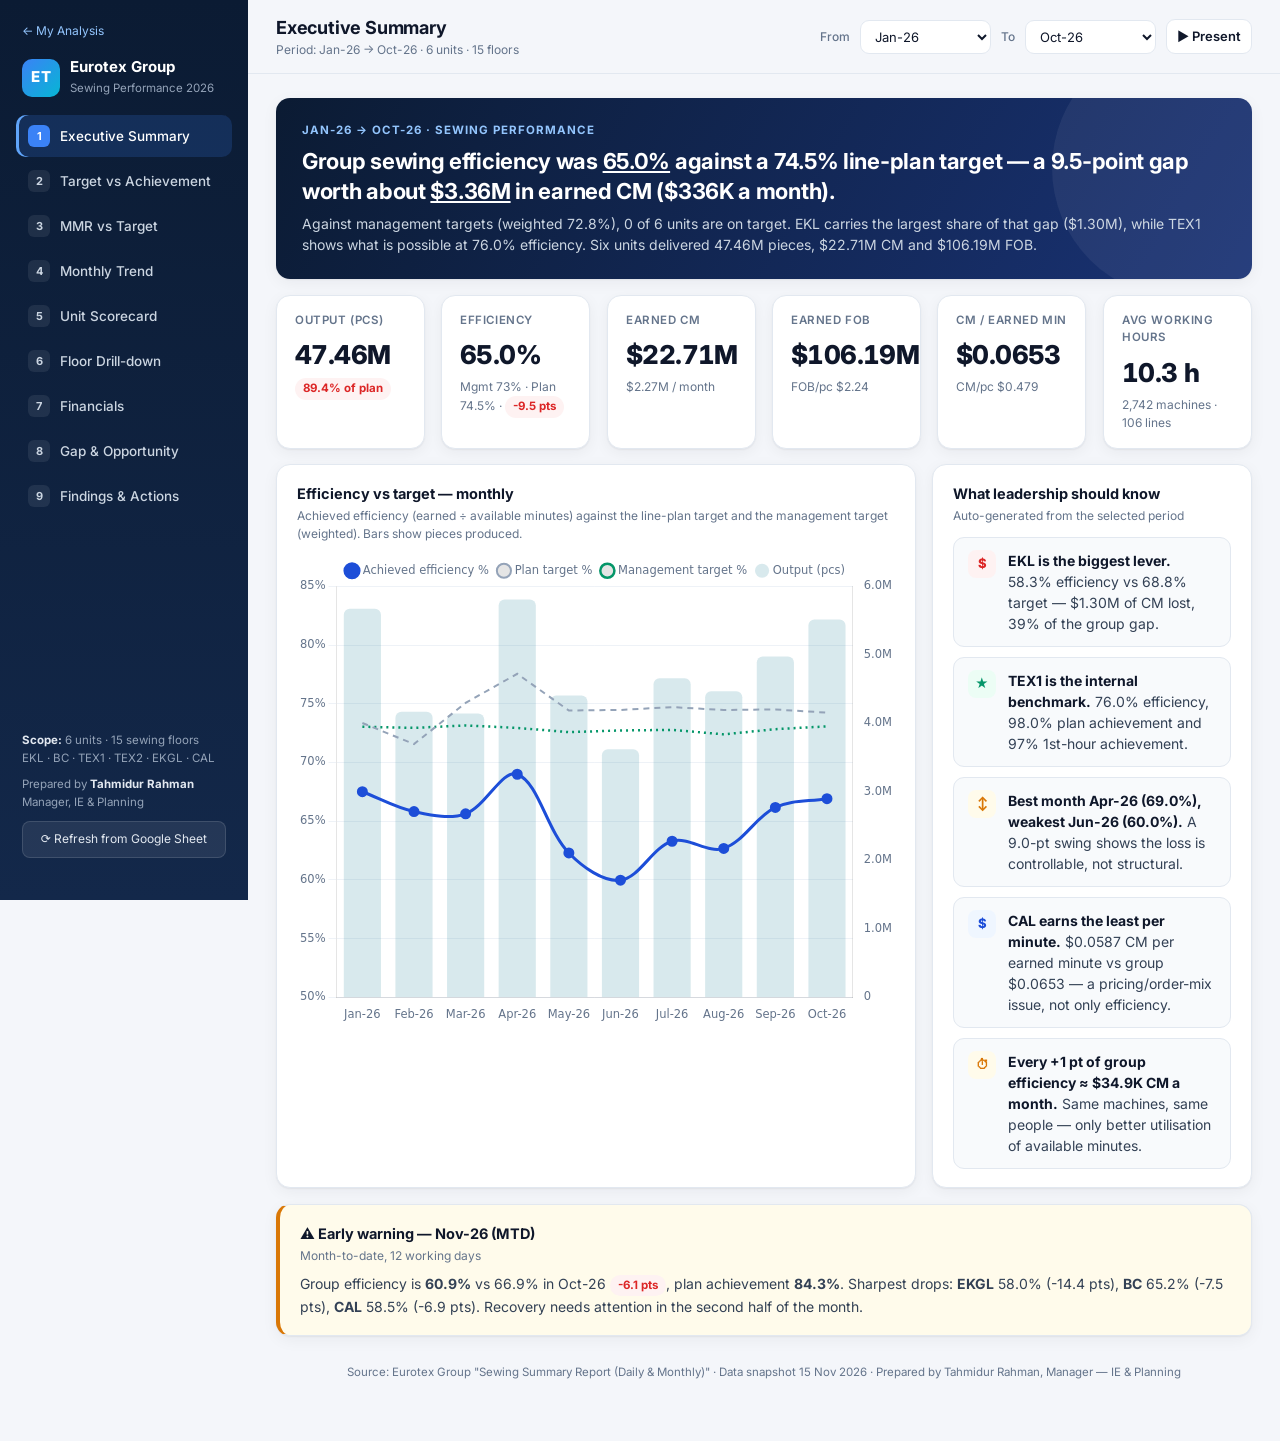
<file: analysis/sewing-review/index.html>
<!DOCTYPE html>
<html lang="en">
<head>
<meta charset="utf-8">
<meta name="viewport" content="width=device-width, initial-scale=1">
<title>Eurotex Group — Sewing Performance Review 2026</title>
<meta name="robots" content="noindex, nofollow">
<link rel="preconnect" href="https://fonts.googleapis.com">
<link href="https://fonts.googleapis.com/css2?family=Inter:wght@400;500;600;700;800&display=swap" rel="stylesheet">
<script>/*!
 * Chart.js v4.4.1
 * https://www.chartjs.org
 * (c) 2023 Chart.js Contributors
 * Released under the MIT License
 */
!function(t,e){"object"==typeof exports&&"undefined"!=typeof module?module.exports=e():"function"==typeof define&&define.amd?define(e):(t="undefined"!=typeof globalThis?globalThis:t||self).Chart=e()}(this,(function(){"use strict";var t=Object.freeze({__proto__:null,get Colors(){return Go},get Decimation(){return Qo},get Filler(){return ma},get Legend(){return ya},get SubTitle(){return ka},get Title(){return Ma},get Tooltip(){return Ba}});function e(){}const i=(()=>{let t=0;return()=>t++})();function s(t){return null==t}function n(t){if(Array.isArray&&Array.isArray(t))return!0;const e=Object.prototype.toString.call(t);return"[object"===e.slice(0,7)&&"Array]"===e.slice(-6)}function o(t){return null!==t&&"[object Object]"===Object.prototype.toString.call(t)}function a(t){return("number"==typeof t||t instanceof Number)&&isFinite(+t)}function r(t,e){return a(t)?t:e}function l(t,e){return void 0===t?e:t}const h=(t,e)=>"string"==typeof t&&t.endsWith("%")?parseFloat(t)/100:+t/e,c=(t,e)=>"string"==typeof t&&t.endsWith("%")?parseFloat(t)/100*e:+t;function d(t,e,i){if(t&&"function"==typeof t.call)return t.apply(i,e)}function u(t,e,i,s){let a,r,l;if(n(t))if(r=t.length,s)for(a=r-1;a>=0;a--)e.call(i,t[a],a);else for(a=0;a<r;a++)e.call(i,t[a],a);else if(o(t))for(l=Object.keys(t),r=l.length,a=0;a<r;a++)e.call(i,t[l[a]],l[a])}function f(t,e){let i,s,n,o;if(!t||!e||t.length!==e.length)return!1;for(i=0,s=t.length;i<s;++i)if(n=t[i],o=e[i],n.datasetIndex!==o.datasetIndex||n.index!==o.index)return!1;return!0}function g(t){if(n(t))return t.map(g);if(o(t)){const e=Object.create(null),i=Object.keys(t),s=i.length;let n=0;for(;n<s;++n)e[i[n]]=g(t[i[n]]);return e}return t}function p(t){return-1===["__proto__","prototype","constructor"].indexOf(t)}function m(t,e,i,s){if(!p(t))return;const n=e[t],a=i[t];o(n)&&o(a)?b(n,a,s):e[t]=g(a)}function b(t,e,i){const s=n(e)?e:[e],a=s.length;if(!o(t))return t;const r=(i=i||{}).merger||m;let l;for(let e=0;e<a;++e){if(l=s[e],!o(l))continue;const n=Object.keys(l);for(let e=0,s=n.length;e<s;++e)r(n[e],t,l,i)}return t}function x(t,e){return b(t,e,{merger:_})}function _(t,e,i){if(!p(t))return;const s=e[t],n=i[t];o(s)&&o(n)?x(s,n):Object.prototype.hasOwnProperty.call(e,t)||(e[t]=g(n))}const y={"":t=>t,x:t=>t.x,y:t=>t.y};function v(t){const e=t.split("."),i=[];let s="";for(const t of e)s+=t,s.endsWith("\\")?s=s.slice(0,-1)+".":(i.push(s),s="");return i}function M(t,e){const i=y[e]||(y[e]=function(t){const e=v(t);return t=>{for(const i of e){if(""===i)break;t=t&&t[i]}return t}}(e));return i(t)}function w(t){return t.charAt(0).toUpperCase()+t.slice(1)}const k=t=>void 0!==t,S=t=>"function"==typeof t,P=(t,e)=>{if(t.size!==e.size)return!1;for(const i of t)if(!e.has(i))return!1;return!0};function D(t){return"mouseup"===t.type||"click"===t.type||"contextmenu"===t.type}const C=Math.PI,O=2*C,A=O+C,T=Number.POSITIVE_INFINITY,L=C/180,E=C/2,R=C/4,I=2*C/3,z=Math.log10,F=Math.sign;function V(t,e,i){return Math.abs(t-e)<i}function B(t){const e=Math.round(t);t=V(t,e,t/1e3)?e:t;const i=Math.pow(10,Math.floor(z(t))),s=t/i;return(s<=1?1:s<=2?2:s<=5?5:10)*i}function W(t){const e=[],i=Math.sqrt(t);let s;for(s=1;s<i;s++)t%s==0&&(e.push(s),e.push(t/s));return i===(0|i)&&e.push(i),e.sort(((t,e)=>t-e)).pop(),e}function N(t){return!isNaN(parseFloat(t))&&isFinite(t)}function H(t,e){const i=Math.round(t);return i-e<=t&&i+e>=t}function j(t,e,i){let s,n,o;for(s=0,n=t.length;s<n;s++)o=t[s][i],isNaN(o)||(e.min=Math.min(e.min,o),e.max=Math.max(e.max,o))}function $(t){return t*(C/180)}function Y(t){return t*(180/C)}function U(t){if(!a(t))return;let e=1,i=0;for(;Math.round(t*e)/e!==t;)e*=10,i++;return i}function X(t,e){const i=e.x-t.x,s=e.y-t.y,n=Math.sqrt(i*i+s*s);let o=Math.atan2(s,i);return o<-.5*C&&(o+=O),{angle:o,distance:n}}function q(t,e){return Math.sqrt(Math.pow(e.x-t.x,2)+Math.pow(e.y-t.y,2))}function K(t,e){return(t-e+A)%O-C}function G(t){return(t%O+O)%O}function Z(t,e,i,s){const n=G(t),o=G(e),a=G(i),r=G(o-n),l=G(a-n),h=G(n-o),c=G(n-a);return n===o||n===a||s&&o===a||r>l&&h<c}function J(t,e,i){return Math.max(e,Math.min(i,t))}function Q(t){return J(t,-32768,32767)}function tt(t,e,i,s=1e-6){return t>=Math.min(e,i)-s&&t<=Math.max(e,i)+s}function et(t,e,i){i=i||(i=>t[i]<e);let s,n=t.length-1,o=0;for(;n-o>1;)s=o+n>>1,i(s)?o=s:n=s;return{lo:o,hi:n}}const it=(t,e,i,s)=>et(t,i,s?s=>{const n=t[s][e];return n<i||n===i&&t[s+1][e]===i}:s=>t[s][e]<i),st=(t,e,i)=>et(t,i,(s=>t[s][e]>=i));function nt(t,e,i){let s=0,n=t.length;for(;s<n&&t[s]<e;)s++;for(;n>s&&t[n-1]>i;)n--;return s>0||n<t.length?t.slice(s,n):t}const ot=["push","pop","shift","splice","unshift"];function at(t,e){t._chartjs?t._chartjs.listeners.push(e):(Object.defineProperty(t,"_chartjs",{configurable:!0,enumerable:!1,value:{listeners:[e]}}),ot.forEach((e=>{const i="_onData"+w(e),s=t[e];Object.defineProperty(t,e,{configurable:!0,enumerable:!1,value(...e){const n=s.apply(this,e);return t._chartjs.listeners.forEach((t=>{"function"==typeof t[i]&&t[i](...e)})),n}})})))}function rt(t,e){const i=t._chartjs;if(!i)return;const s=i.listeners,n=s.indexOf(e);-1!==n&&s.splice(n,1),s.length>0||(ot.forEach((e=>{delete t[e]})),delete t._chartjs)}function lt(t){const e=new Set(t);return e.size===t.length?t:Array.from(e)}const ht="undefined"==typeof window?function(t){return t()}:window.requestAnimationFrame;function ct(t,e){let i=[],s=!1;return function(...n){i=n,s||(s=!0,ht.call(window,(()=>{s=!1,t.apply(e,i)})))}}function dt(t,e){let i;return function(...s){return e?(clearTimeout(i),i=setTimeout(t,e,s)):t.apply(this,s),e}}const ut=t=>"start"===t?"left":"end"===t?"right":"center",ft=(t,e,i)=>"start"===t?e:"end"===t?i:(e+i)/2,gt=(t,e,i,s)=>t===(s?"left":"right")?i:"center"===t?(e+i)/2:e;function pt(t,e,i){const s=e.length;let n=0,o=s;if(t._sorted){const{iScale:a,_parsed:r}=t,l=a.axis,{min:h,max:c,minDefined:d,maxDefined:u}=a.getUserBounds();d&&(n=J(Math.min(it(r,l,h).lo,i?s:it(e,l,a.getPixelForValue(h)).lo),0,s-1)),o=u?J(Math.max(it(r,a.axis,c,!0).hi+1,i?0:it(e,l,a.getPixelForValue(c),!0).hi+1),n,s)-n:s-n}return{start:n,count:o}}function mt(t){const{xScale:e,yScale:i,_scaleRanges:s}=t,n={xmin:e.min,xmax:e.max,ymin:i.min,ymax:i.max};if(!s)return t._scaleRanges=n,!0;const o=s.xmin!==e.min||s.xmax!==e.max||s.ymin!==i.min||s.ymax!==i.max;return Object.assign(s,n),o}class bt{constructor(){this._request=null,this._charts=new Map,this._running=!1,this._lastDate=void 0}_notify(t,e,i,s){const n=e.listeners[s],o=e.duration;n.forEach((s=>s({chart:t,initial:e.initial,numSteps:o,currentStep:Math.min(i-e.start,o)})))}_refresh(){this._request||(this._running=!0,this._request=ht.call(window,(()=>{this._update(),this._request=null,this._running&&this._refresh()})))}_update(t=Date.now()){let e=0;this._charts.forEach(((i,s)=>{if(!i.running||!i.items.length)return;const n=i.items;let o,a=n.length-1,r=!1;for(;a>=0;--a)o=n[a],o._active?(o._total>i.duration&&(i.duration=o._total),o.tick(t),r=!0):(n[a]=n[n.length-1],n.pop());r&&(s.draw(),this._notify(s,i,t,"progress")),n.length||(i.running=!1,this._notify(s,i,t,"complete"),i.initial=!1),e+=n.length})),this._lastDate=t,0===e&&(this._running=!1)}_getAnims(t){const e=this._charts;let i=e.get(t);return i||(i={running:!1,initial:!0,items:[],listeners:{complete:[],progress:[]}},e.set(t,i)),i}listen(t,e,i){this._getAnims(t).listeners[e].push(i)}add(t,e){e&&e.length&&this._getAnims(t).items.push(...e)}has(t){return this._getAnims(t).items.length>0}start(t){const e=this._charts.get(t);e&&(e.running=!0,e.start=Date.now(),e.duration=e.items.reduce(((t,e)=>Math.max(t,e._duration)),0),this._refresh())}running(t){if(!this._running)return!1;const e=this._charts.get(t);return!!(e&&e.running&&e.items.length)}stop(t){const e=this._charts.get(t);if(!e||!e.items.length)return;const i=e.items;let s=i.length-1;for(;s>=0;--s)i[s].cancel();e.items=[],this._notify(t,e,Date.now(),"complete")}remove(t){return this._charts.delete(t)}}var xt=new bt;
/*!
 * @kurkle/color v0.3.2
 * https://github.com/kurkle/color#readme
 * (c) 2023 Jukka Kurkela
 * Released under the MIT License
 */function _t(t){return t+.5|0}const yt=(t,e,i)=>Math.max(Math.min(t,i),e);function vt(t){return yt(_t(2.55*t),0,255)}function Mt(t){return yt(_t(255*t),0,255)}function wt(t){return yt(_t(t/2.55)/100,0,1)}function kt(t){return yt(_t(100*t),0,100)}const St={0:0,1:1,2:2,3:3,4:4,5:5,6:6,7:7,8:8,9:9,A:10,B:11,C:12,D:13,E:14,F:15,a:10,b:11,c:12,d:13,e:14,f:15},Pt=[..."0123456789ABCDEF"],Dt=t=>Pt[15&t],Ct=t=>Pt[(240&t)>>4]+Pt[15&t],Ot=t=>(240&t)>>4==(15&t);function At(t){var e=(t=>Ot(t.r)&&Ot(t.g)&&Ot(t.b)&&Ot(t.a))(t)?Dt:Ct;return t?"#"+e(t.r)+e(t.g)+e(t.b)+((t,e)=>t<255?e(t):"")(t.a,e):void 0}const Tt=/^(hsla?|hwb|hsv)\(\s*([-+.e\d]+)(?:deg)?[\s,]+([-+.e\d]+)%[\s,]+([-+.e\d]+)%(?:[\s,]+([-+.e\d]+)(%)?)?\s*\)$/;function Lt(t,e,i){const s=e*Math.min(i,1-i),n=(e,n=(e+t/30)%12)=>i-s*Math.max(Math.min(n-3,9-n,1),-1);return[n(0),n(8),n(4)]}function Et(t,e,i){const s=(s,n=(s+t/60)%6)=>i-i*e*Math.max(Math.min(n,4-n,1),0);return[s(5),s(3),s(1)]}function Rt(t,e,i){const s=Lt(t,1,.5);let n;for(e+i>1&&(n=1/(e+i),e*=n,i*=n),n=0;n<3;n++)s[n]*=1-e-i,s[n]+=e;return s}function It(t){const e=t.r/255,i=t.g/255,s=t.b/255,n=Math.max(e,i,s),o=Math.min(e,i,s),a=(n+o)/2;let r,l,h;return n!==o&&(h=n-o,l=a>.5?h/(2-n-o):h/(n+o),r=function(t,e,i,s,n){return t===n?(e-i)/s+(e<i?6:0):e===n?(i-t)/s+2:(t-e)/s+4}(e,i,s,h,n),r=60*r+.5),[0|r,l||0,a]}function zt(t,e,i,s){return(Array.isArray(e)?t(e[0],e[1],e[2]):t(e,i,s)).map(Mt)}function Ft(t,e,i){return zt(Lt,t,e,i)}function Vt(t){return(t%360+360)%360}function Bt(t){const e=Tt.exec(t);let i,s=255;if(!e)return;e[5]!==i&&(s=e[6]?vt(+e[5]):Mt(+e[5]));const n=Vt(+e[2]),o=+e[3]/100,a=+e[4]/100;return i="hwb"===e[1]?function(t,e,i){return zt(Rt,t,e,i)}(n,o,a):"hsv"===e[1]?function(t,e,i){return zt(Et,t,e,i)}(n,o,a):Ft(n,o,a),{r:i[0],g:i[1],b:i[2],a:s}}const Wt={x:"dark",Z:"light",Y:"re",X:"blu",W:"gr",V:"medium",U:"slate",A:"ee",T:"ol",S:"or",B:"ra",C:"lateg",D:"ights",R:"in",Q:"turquois",E:"hi",P:"ro",O:"al",N:"le",M:"de",L:"yello",F:"en",K:"ch",G:"arks",H:"ea",I:"ightg",J:"wh"},Nt={OiceXe:"f0f8ff",antiquewEte:"faebd7",aqua:"ffff",aquamarRe:"7fffd4",azuY:"f0ffff",beige:"f5f5dc",bisque:"ffe4c4",black:"0",blanKedOmond:"ffebcd",Xe:"ff",XeviTet:"8a2be2",bPwn:"a52a2a",burlywood:"deb887",caMtXe:"5f9ea0",KartYuse:"7fff00",KocTate:"d2691e",cSO:"ff7f50",cSnflowerXe:"6495ed",cSnsilk:"fff8dc",crimson:"dc143c",cyan:"ffff",xXe:"8b",xcyan:"8b8b",xgTMnPd:"b8860b",xWay:"a9a9a9",xgYF:"6400",xgYy:"a9a9a9",xkhaki:"bdb76b",xmagFta:"8b008b",xTivegYF:"556b2f",xSange:"ff8c00",xScEd:"9932cc",xYd:"8b0000",xsOmon:"e9967a",xsHgYF:"8fbc8f",xUXe:"483d8b",xUWay:"2f4f4f",xUgYy:"2f4f4f",xQe:"ced1",xviTet:"9400d3",dAppRk:"ff1493",dApskyXe:"bfff",dimWay:"696969",dimgYy:"696969",dodgerXe:"1e90ff",fiYbrick:"b22222",flSOwEte:"fffaf0",foYstWAn:"228b22",fuKsia:"ff00ff",gaRsbSo:"dcdcdc",ghostwEte:"f8f8ff",gTd:"ffd700",gTMnPd:"daa520",Way:"808080",gYF:"8000",gYFLw:"adff2f",gYy:"808080",honeyMw:"f0fff0",hotpRk:"ff69b4",RdianYd:"cd5c5c",Rdigo:"4b0082",ivSy:"fffff0",khaki:"f0e68c",lavFMr:"e6e6fa",lavFMrXsh:"fff0f5",lawngYF:"7cfc00",NmoncEffon:"fffacd",ZXe:"add8e6",ZcSO:"f08080",Zcyan:"e0ffff",ZgTMnPdLw:"fafad2",ZWay:"d3d3d3",ZgYF:"90ee90",ZgYy:"d3d3d3",ZpRk:"ffb6c1",ZsOmon:"ffa07a",ZsHgYF:"20b2aa",ZskyXe:"87cefa",ZUWay:"778899",ZUgYy:"778899",ZstAlXe:"b0c4de",ZLw:"ffffe0",lime:"ff00",limegYF:"32cd32",lRF:"faf0e6",magFta:"ff00ff",maPon:"800000",VaquamarRe:"66cdaa",VXe:"cd",VScEd:"ba55d3",VpurpN:"9370db",VsHgYF:"3cb371",VUXe:"7b68ee",VsprRggYF:"fa9a",VQe:"48d1cc",VviTetYd:"c71585",midnightXe:"191970",mRtcYam:"f5fffa",mistyPse:"ffe4e1",moccasR:"ffe4b5",navajowEte:"ffdead",navy:"80",Tdlace:"fdf5e6",Tive:"808000",TivedBb:"6b8e23",Sange:"ffa500",SangeYd:"ff4500",ScEd:"da70d6",pOegTMnPd:"eee8aa",pOegYF:"98fb98",pOeQe:"afeeee",pOeviTetYd:"db7093",papayawEp:"ffefd5",pHKpuff:"ffdab9",peru:"cd853f",pRk:"ffc0cb",plum:"dda0dd",powMrXe:"b0e0e6",purpN:"800080",YbeccapurpN:"663399",Yd:"ff0000",Psybrown:"bc8f8f",PyOXe:"4169e1",saddNbPwn:"8b4513",sOmon:"fa8072",sandybPwn:"f4a460",sHgYF:"2e8b57",sHshell:"fff5ee",siFna:"a0522d",silver:"c0c0c0",skyXe:"87ceeb",UXe:"6a5acd",UWay:"708090",UgYy:"708090",snow:"fffafa",sprRggYF:"ff7f",stAlXe:"4682b4",tan:"d2b48c",teO:"8080",tEstN:"d8bfd8",tomato:"ff6347",Qe:"40e0d0",viTet:"ee82ee",JHt:"f5deb3",wEte:"ffffff",wEtesmoke:"f5f5f5",Lw:"ffff00",LwgYF:"9acd32"};let Ht;function jt(t){Ht||(Ht=function(){const t={},e=Object.keys(Nt),i=Object.keys(Wt);let s,n,o,a,r;for(s=0;s<e.length;s++){for(a=r=e[s],n=0;n<i.length;n++)o=i[n],r=r.replace(o,Wt[o]);o=parseInt(Nt[a],16),t[r]=[o>>16&255,o>>8&255,255&o]}return t}(),Ht.transparent=[0,0,0,0]);const e=Ht[t.toLowerCase()];return e&&{r:e[0],g:e[1],b:e[2],a:4===e.length?e[3]:255}}const $t=/^rgba?\(\s*([-+.\d]+)(%)?[\s,]+([-+.e\d]+)(%)?[\s,]+([-+.e\d]+)(%)?(?:[\s,/]+([-+.e\d]+)(%)?)?\s*\)$/;const Yt=t=>t<=.0031308?12.92*t:1.055*Math.pow(t,1/2.4)-.055,Ut=t=>t<=.04045?t/12.92:Math.pow((t+.055)/1.055,2.4);function Xt(t,e,i){if(t){let s=It(t);s[e]=Math.max(0,Math.min(s[e]+s[e]*i,0===e?360:1)),s=Ft(s),t.r=s[0],t.g=s[1],t.b=s[2]}}function qt(t,e){return t?Object.assign(e||{},t):t}function Kt(t){var e={r:0,g:0,b:0,a:255};return Array.isArray(t)?t.length>=3&&(e={r:t[0],g:t[1],b:t[2],a:255},t.length>3&&(e.a=Mt(t[3]))):(e=qt(t,{r:0,g:0,b:0,a:1})).a=Mt(e.a),e}function Gt(t){return"r"===t.charAt(0)?function(t){const e=$t.exec(t);let i,s,n,o=255;if(e){if(e[7]!==i){const t=+e[7];o=e[8]?vt(t):yt(255*t,0,255)}return i=+e[1],s=+e[3],n=+e[5],i=255&(e[2]?vt(i):yt(i,0,255)),s=255&(e[4]?vt(s):yt(s,0,255)),n=255&(e[6]?vt(n):yt(n,0,255)),{r:i,g:s,b:n,a:o}}}(t):Bt(t)}class Zt{constructor(t){if(t instanceof Zt)return t;const e=typeof t;let i;var s,n,o;"object"===e?i=Kt(t):"string"===e&&(o=(s=t).length,"#"===s[0]&&(4===o||5===o?n={r:255&17*St[s[1]],g:255&17*St[s[2]],b:255&17*St[s[3]],a:5===o?17*St[s[4]]:255}:7!==o&&9!==o||(n={r:St[s[1]]<<4|St[s[2]],g:St[s[3]]<<4|St[s[4]],b:St[s[5]]<<4|St[s[6]],a:9===o?St[s[7]]<<4|St[s[8]]:255})),i=n||jt(t)||Gt(t)),this._rgb=i,this._valid=!!i}get valid(){return this._valid}get rgb(){var t=qt(this._rgb);return t&&(t.a=wt(t.a)),t}set rgb(t){this._rgb=Kt(t)}rgbString(){return this._valid?(t=this._rgb)&&(t.a<255?`rgba(${t.r}, ${t.g}, ${t.b}, ${wt(t.a)})`:`rgb(${t.r}, ${t.g}, ${t.b})`):void 0;var t}hexString(){return this._valid?At(this._rgb):void 0}hslString(){return this._valid?function(t){if(!t)return;const e=It(t),i=e[0],s=kt(e[1]),n=kt(e[2]);return t.a<255?`hsla(${i}, ${s}%, ${n}%, ${wt(t.a)})`:`hsl(${i}, ${s}%, ${n}%)`}(this._rgb):void 0}mix(t,e){if(t){const i=this.rgb,s=t.rgb;let n;const o=e===n?.5:e,a=2*o-1,r=i.a-s.a,l=((a*r==-1?a:(a+r)/(1+a*r))+1)/2;n=1-l,i.r=255&l*i.r+n*s.r+.5,i.g=255&l*i.g+n*s.g+.5,i.b=255&l*i.b+n*s.b+.5,i.a=o*i.a+(1-o)*s.a,this.rgb=i}return this}interpolate(t,e){return t&&(this._rgb=function(t,e,i){const s=Ut(wt(t.r)),n=Ut(wt(t.g)),o=Ut(wt(t.b));return{r:Mt(Yt(s+i*(Ut(wt(e.r))-s))),g:Mt(Yt(n+i*(Ut(wt(e.g))-n))),b:Mt(Yt(o+i*(Ut(wt(e.b))-o))),a:t.a+i*(e.a-t.a)}}(this._rgb,t._rgb,e)),this}clone(){return new Zt(this.rgb)}alpha(t){return this._rgb.a=Mt(t),this}clearer(t){return this._rgb.a*=1-t,this}greyscale(){const t=this._rgb,e=_t(.3*t.r+.59*t.g+.11*t.b);return t.r=t.g=t.b=e,this}opaquer(t){return this._rgb.a*=1+t,this}negate(){const t=this._rgb;return t.r=255-t.r,t.g=255-t.g,t.b=255-t.b,this}lighten(t){return Xt(this._rgb,2,t),this}darken(t){return Xt(this._rgb,2,-t),this}saturate(t){return Xt(this._rgb,1,t),this}desaturate(t){return Xt(this._rgb,1,-t),this}rotate(t){return function(t,e){var i=It(t);i[0]=Vt(i[0]+e),i=Ft(i),t.r=i[0],t.g=i[1],t.b=i[2]}(this._rgb,t),this}}function Jt(t){if(t&&"object"==typeof t){const e=t.toString();return"[object CanvasPattern]"===e||"[object CanvasGradient]"===e}return!1}function Qt(t){return Jt(t)?t:new Zt(t)}function te(t){return Jt(t)?t:new Zt(t).saturate(.5).darken(.1).hexString()}const ee=["x","y","borderWidth","radius","tension"],ie=["color","borderColor","backgroundColor"];const se=new Map;function ne(t,e,i){return function(t,e){e=e||{};const i=t+JSON.stringify(e);let s=se.get(i);return s||(s=new Intl.NumberFormat(t,e),se.set(i,s)),s}(e,i).format(t)}const oe={values:t=>n(t)?t:""+t,numeric(t,e,i){if(0===t)return"0";const s=this.chart.options.locale;let n,o=t;if(i.length>1){const e=Math.max(Math.abs(i[0].value),Math.abs(i[i.length-1].value));(e<1e-4||e>1e15)&&(n="scientific"),o=function(t,e){let i=e.length>3?e[2].value-e[1].value:e[1].value-e[0].value;Math.abs(i)>=1&&t!==Math.floor(t)&&(i=t-Math.floor(t));return i}(t,i)}const a=z(Math.abs(o)),r=isNaN(a)?1:Math.max(Math.min(-1*Math.floor(a),20),0),l={notation:n,minimumFractionDigits:r,maximumFractionDigits:r};return Object.assign(l,this.options.ticks.format),ne(t,s,l)},logarithmic(t,e,i){if(0===t)return"0";const s=i[e].significand||t/Math.pow(10,Math.floor(z(t)));return[1,2,3,5,10,15].includes(s)||e>.8*i.length?oe.numeric.call(this,t,e,i):""}};var ae={formatters:oe};const re=Object.create(null),le=Object.create(null);function he(t,e){if(!e)return t;const i=e.split(".");for(let e=0,s=i.length;e<s;++e){const s=i[e];t=t[s]||(t[s]=Object.create(null))}return t}function ce(t,e,i){return"string"==typeof e?b(he(t,e),i):b(he(t,""),e)}class de{constructor(t,e){this.animation=void 0,this.backgroundColor="rgba(0,0,0,0.1)",this.borderColor="rgba(0,0,0,0.1)",this.color="#666",this.datasets={},this.devicePixelRatio=t=>t.chart.platform.getDevicePixelRatio(),this.elements={},this.events=["mousemove","mouseout","click","touchstart","touchmove"],this.font={family:"'Helvetica Neue', 'Helvetica', 'Arial', sans-serif",size:12,style:"normal",lineHeight:1.2,weight:null},this.hover={},this.hoverBackgroundColor=(t,e)=>te(e.backgroundColor),this.hoverBorderColor=(t,e)=>te(e.borderColor),this.hoverColor=(t,e)=>te(e.color),this.indexAxis="x",this.interaction={mode:"nearest",intersect:!0,includeInvisible:!1},this.maintainAspectRatio=!0,this.onHover=null,this.onClick=null,this.parsing=!0,this.plugins={},this.responsive=!0,this.scale=void 0,this.scales={},this.showLine=!0,this.drawActiveElementsOnTop=!0,this.describe(t),this.apply(e)}set(t,e){return ce(this,t,e)}get(t){return he(this,t)}describe(t,e){return ce(le,t,e)}override(t,e){return ce(re,t,e)}route(t,e,i,s){const n=he(this,t),a=he(this,i),r="_"+e;Object.defineProperties(n,{[r]:{value:n[e],writable:!0},[e]:{enumerable:!0,get(){const t=this[r],e=a[s];return o(t)?Object.assign({},e,t):l(t,e)},set(t){this[r]=t}}})}apply(t){t.forEach((t=>t(this)))}}var ue=new de({_scriptable:t=>!t.startsWith("on"),_indexable:t=>"events"!==t,hover:{_fallback:"interaction"},interaction:{_scriptable:!1,_indexable:!1}},[function(t){t.set("animation",{delay:void 0,duration:1e3,easing:"easeOutQuart",fn:void 0,from:void 0,loop:void 0,to:void 0,type:void 0}),t.describe("animation",{_fallback:!1,_indexable:!1,_scriptable:t=>"onProgress"!==t&&"onComplete"!==t&&"fn"!==t}),t.set("animations",{colors:{type:"color",properties:ie},numbers:{type:"number",properties:ee}}),t.describe("animations",{_fallback:"animation"}),t.set("transitions",{active:{animation:{duration:400}},resize:{animation:{duration:0}},show:{animations:{colors:{from:"transparent"},visible:{type:"boolean",duration:0}}},hide:{animations:{colors:{to:"transparent"},visible:{type:"boolean",easing:"linear",fn:t=>0|t}}}})},function(t){t.set("layout",{autoPadding:!0,padding:{top:0,right:0,bottom:0,left:0}})},function(t){t.set("scale",{display:!0,offset:!1,reverse:!1,beginAtZero:!1,bounds:"ticks",clip:!0,grace:0,grid:{display:!0,lineWidth:1,drawOnChartArea:!0,drawTicks:!0,tickLength:8,tickWidth:(t,e)=>e.lineWidth,tickColor:(t,e)=>e.color,offset:!1},border:{display:!0,dash:[],dashOffset:0,width:1},title:{display:!1,text:"",padding:{top:4,bottom:4}},ticks:{minRotation:0,maxRotation:50,mirror:!1,textStrokeWidth:0,textStrokeColor:"",padding:3,display:!0,autoSkip:!0,autoSkipPadding:3,labelOffset:0,callback:ae.formatters.values,minor:{},major:{},align:"center",crossAlign:"near",showLabelBackdrop:!1,backdropColor:"rgba(255, 255, 255, 0.75)",backdropPadding:2}}),t.route("scale.ticks","color","","color"),t.route("scale.grid","color","","borderColor"),t.route("scale.border","color","","borderColor"),t.route("scale.title","color","","color"),t.describe("scale",{_fallback:!1,_scriptable:t=>!t.startsWith("before")&&!t.startsWith("after")&&"callback"!==t&&"parser"!==t,_indexable:t=>"borderDash"!==t&&"tickBorderDash"!==t&&"dash"!==t}),t.describe("scales",{_fallback:"scale"}),t.describe("scale.ticks",{_scriptable:t=>"backdropPadding"!==t&&"callback"!==t,_indexable:t=>"backdropPadding"!==t})}]);function fe(){return"undefined"!=typeof window&&"undefined"!=typeof document}function ge(t){let e=t.parentNode;return e&&"[object ShadowRoot]"===e.toString()&&(e=e.host),e}function pe(t,e,i){let s;return"string"==typeof t?(s=parseInt(t,10),-1!==t.indexOf("%")&&(s=s/100*e.parentNode[i])):s=t,s}const me=t=>t.ownerDocument.defaultView.getComputedStyle(t,null);function be(t,e){return me(t).getPropertyValue(e)}const xe=["top","right","bottom","left"];function _e(t,e,i){const s={};i=i?"-"+i:"";for(let n=0;n<4;n++){const o=xe[n];s[o]=parseFloat(t[e+"-"+o+i])||0}return s.width=s.left+s.right,s.height=s.top+s.bottom,s}const ye=(t,e,i)=>(t>0||e>0)&&(!i||!i.shadowRoot);function ve(t,e){if("native"in t)return t;const{canvas:i,currentDevicePixelRatio:s}=e,n=me(i),o="border-box"===n.boxSizing,a=_e(n,"padding"),r=_e(n,"border","width"),{x:l,y:h,box:c}=function(t,e){const i=t.touches,s=i&&i.length?i[0]:t,{offsetX:n,offsetY:o}=s;let a,r,l=!1;if(ye(n,o,t.target))a=n,r=o;else{const t=e.getBoundingClientRect();a=s.clientX-t.left,r=s.clientY-t.top,l=!0}return{x:a,y:r,box:l}}(t,i),d=a.left+(c&&r.left),u=a.top+(c&&r.top);let{width:f,height:g}=e;return o&&(f-=a.width+r.width,g-=a.height+r.height),{x:Math.round((l-d)/f*i.width/s),y:Math.round((h-u)/g*i.height/s)}}const Me=t=>Math.round(10*t)/10;function we(t,e,i,s){const n=me(t),o=_e(n,"margin"),a=pe(n.maxWidth,t,"clientWidth")||T,r=pe(n.maxHeight,t,"clientHeight")||T,l=function(t,e,i){let s,n;if(void 0===e||void 0===i){const o=ge(t);if(o){const t=o.getBoundingClientRect(),a=me(o),r=_e(a,"border","width"),l=_e(a,"padding");e=t.width-l.width-r.width,i=t.height-l.height-r.height,s=pe(a.maxWidth,o,"clientWidth"),n=pe(a.maxHeight,o,"clientHeight")}else e=t.clientWidth,i=t.clientHeight}return{width:e,height:i,maxWidth:s||T,maxHeight:n||T}}(t,e,i);let{width:h,height:c}=l;if("content-box"===n.boxSizing){const t=_e(n,"border","width"),e=_e(n,"padding");h-=e.width+t.width,c-=e.height+t.height}h=Math.max(0,h-o.width),c=Math.max(0,s?h/s:c-o.height),h=Me(Math.min(h,a,l.maxWidth)),c=Me(Math.min(c,r,l.maxHeight)),h&&!c&&(c=Me(h/2));return(void 0!==e||void 0!==i)&&s&&l.height&&c>l.height&&(c=l.height,h=Me(Math.floor(c*s))),{width:h,height:c}}function ke(t,e,i){const s=e||1,n=Math.floor(t.height*s),o=Math.floor(t.width*s);t.height=Math.floor(t.height),t.width=Math.floor(t.width);const a=t.canvas;return a.style&&(i||!a.style.height&&!a.style.width)&&(a.style.height=`${t.height}px`,a.style.width=`${t.width}px`),(t.currentDevicePixelRatio!==s||a.height!==n||a.width!==o)&&(t.currentDevicePixelRatio=s,a.height=n,a.width=o,t.ctx.setTransform(s,0,0,s,0,0),!0)}const Se=function(){let t=!1;try{const e={get passive(){return t=!0,!1}};fe()&&(window.addEventListener("test",null,e),window.removeEventListener("test",null,e))}catch(t){}return t}();function Pe(t,e){const i=be(t,e),s=i&&i.match(/^(\d+)(\.\d+)?px$/);return s?+s[1]:void 0}function De(t){return!t||s(t.size)||s(t.family)?null:(t.style?t.style+" ":"")+(t.weight?t.weight+" ":"")+t.size+"px "+t.family}function Ce(t,e,i,s,n){let o=e[n];return o||(o=e[n]=t.measureText(n).width,i.push(n)),o>s&&(s=o),s}function Oe(t,e,i,s){let o=(s=s||{}).data=s.data||{},a=s.garbageCollect=s.garbageCollect||[];s.font!==e&&(o=s.data={},a=s.garbageCollect=[],s.font=e),t.save(),t.font=e;let r=0;const l=i.length;let h,c,d,u,f;for(h=0;h<l;h++)if(u=i[h],null==u||n(u)){if(n(u))for(c=0,d=u.length;c<d;c++)f=u[c],null==f||n(f)||(r=Ce(t,o,a,r,f))}else r=Ce(t,o,a,r,u);t.restore();const g=a.length/2;if(g>i.length){for(h=0;h<g;h++)delete o[a[h]];a.splice(0,g)}return r}function Ae(t,e,i){const s=t.currentDevicePixelRatio,n=0!==i?Math.max(i/2,.5):0;return Math.round((e-n)*s)/s+n}function Te(t,e){(e=e||t.getContext("2d")).save(),e.resetTransform(),e.clearRect(0,0,t.width,t.height),e.restore()}function Le(t,e,i,s){Ee(t,e,i,s,null)}function Ee(t,e,i,s,n){let o,a,r,l,h,c,d,u;const f=e.pointStyle,g=e.rotation,p=e.radius;let m=(g||0)*L;if(f&&"object"==typeof f&&(o=f.toString(),"[object HTMLImageElement]"===o||"[object HTMLCanvasElement]"===o))return t.save(),t.translate(i,s),t.rotate(m),t.drawImage(f,-f.width/2,-f.height/2,f.width,f.height),void t.restore();if(!(isNaN(p)||p<=0)){switch(t.beginPath(),f){default:n?t.ellipse(i,s,n/2,p,0,0,O):t.arc(i,s,p,0,O),t.closePath();break;case"triangle":c=n?n/2:p,t.moveTo(i+Math.sin(m)*c,s-Math.cos(m)*p),m+=I,t.lineTo(i+Math.sin(m)*c,s-Math.cos(m)*p),m+=I,t.lineTo(i+Math.sin(m)*c,s-Math.cos(m)*p),t.closePath();break;case"rectRounded":h=.516*p,l=p-h,a=Math.cos(m+R)*l,d=Math.cos(m+R)*(n?n/2-h:l),r=Math.sin(m+R)*l,u=Math.sin(m+R)*(n?n/2-h:l),t.arc(i-d,s-r,h,m-C,m-E),t.arc(i+u,s-a,h,m-E,m),t.arc(i+d,s+r,h,m,m+E),t.arc(i-u,s+a,h,m+E,m+C),t.closePath();break;case"rect":if(!g){l=Math.SQRT1_2*p,c=n?n/2:l,t.rect(i-c,s-l,2*c,2*l);break}m+=R;case"rectRot":d=Math.cos(m)*(n?n/2:p),a=Math.cos(m)*p,r=Math.sin(m)*p,u=Math.sin(m)*(n?n/2:p),t.moveTo(i-d,s-r),t.lineTo(i+u,s-a),t.lineTo(i+d,s+r),t.lineTo(i-u,s+a),t.closePath();break;case"crossRot":m+=R;case"cross":d=Math.cos(m)*(n?n/2:p),a=Math.cos(m)*p,r=Math.sin(m)*p,u=Math.sin(m)*(n?n/2:p),t.moveTo(i-d,s-r),t.lineTo(i+d,s+r),t.moveTo(i+u,s-a),t.lineTo(i-u,s+a);break;case"star":d=Math.cos(m)*(n?n/2:p),a=Math.cos(m)*p,r=Math.sin(m)*p,u=Math.sin(m)*(n?n/2:p),t.moveTo(i-d,s-r),t.lineTo(i+d,s+r),t.moveTo(i+u,s-a),t.lineTo(i-u,s+a),m+=R,d=Math.cos(m)*(n?n/2:p),a=Math.cos(m)*p,r=Math.sin(m)*p,u=Math.sin(m)*(n?n/2:p),t.moveTo(i-d,s-r),t.lineTo(i+d,s+r),t.moveTo(i+u,s-a),t.lineTo(i-u,s+a);break;case"line":a=n?n/2:Math.cos(m)*p,r=Math.sin(m)*p,t.moveTo(i-a,s-r),t.lineTo(i+a,s+r);break;case"dash":t.moveTo(i,s),t.lineTo(i+Math.cos(m)*(n?n/2:p),s+Math.sin(m)*p);break;case!1:t.closePath()}t.fill(),e.borderWidth>0&&t.stroke()}}function Re(t,e,i){return i=i||.5,!e||t&&t.x>e.left-i&&t.x<e.right+i&&t.y>e.top-i&&t.y<e.bottom+i}function Ie(t,e){t.save(),t.beginPath(),t.rect(e.left,e.top,e.right-e.left,e.bottom-e.top),t.clip()}function ze(t){t.restore()}function Fe(t,e,i,s,n){if(!e)return t.lineTo(i.x,i.y);if("middle"===n){const s=(e.x+i.x)/2;t.lineTo(s,e.y),t.lineTo(s,i.y)}else"after"===n!=!!s?t.lineTo(e.x,i.y):t.lineTo(i.x,e.y);t.lineTo(i.x,i.y)}function Ve(t,e,i,s){if(!e)return t.lineTo(i.x,i.y);t.bezierCurveTo(s?e.cp1x:e.cp2x,s?e.cp1y:e.cp2y,s?i.cp2x:i.cp1x,s?i.cp2y:i.cp1y,i.x,i.y)}function Be(t,e,i,s,n){if(n.strikethrough||n.underline){const o=t.measureText(s),a=e-o.actualBoundingBoxLeft,r=e+o.actualBoundingBoxRight,l=i-o.actualBoundingBoxAscent,h=i+o.actualBoundingBoxDescent,c=n.strikethrough?(l+h)/2:h;t.strokeStyle=t.fillStyle,t.beginPath(),t.lineWidth=n.decorationWidth||2,t.moveTo(a,c),t.lineTo(r,c),t.stroke()}}function We(t,e){const i=t.fillStyle;t.fillStyle=e.color,t.fillRect(e.left,e.top,e.width,e.height),t.fillStyle=i}function Ne(t,e,i,o,a,r={}){const l=n(e)?e:[e],h=r.strokeWidth>0&&""!==r.strokeColor;let c,d;for(t.save(),t.font=a.string,function(t,e){e.translation&&t.translate(e.translation[0],e.translation[1]),s(e.rotation)||t.rotate(e.rotation),e.color&&(t.fillStyle=e.color),e.textAlign&&(t.textAlign=e.textAlign),e.textBaseline&&(t.textBaseline=e.textBaseline)}(t,r),c=0;c<l.length;++c)d=l[c],r.backdrop&&We(t,r.backdrop),h&&(r.strokeColor&&(t.strokeStyle=r.strokeColor),s(r.strokeWidth)||(t.lineWidth=r.strokeWidth),t.strokeText(d,i,o,r.maxWidth)),t.fillText(d,i,o,r.maxWidth),Be(t,i,o,d,r),o+=Number(a.lineHeight);t.restore()}function He(t,e){const{x:i,y:s,w:n,h:o,radius:a}=e;t.arc(i+a.topLeft,s+a.topLeft,a.topLeft,1.5*C,C,!0),t.lineTo(i,s+o-a.bottomLeft),t.arc(i+a.bottomLeft,s+o-a.bottomLeft,a.bottomLeft,C,E,!0),t.lineTo(i+n-a.bottomRight,s+o),t.arc(i+n-a.bottomRight,s+o-a.bottomRight,a.bottomRight,E,0,!0),t.lineTo(i+n,s+a.topRight),t.arc(i+n-a.topRight,s+a.topRight,a.topRight,0,-E,!0),t.lineTo(i+a.topLeft,s)}function je(t,e=[""],i,s,n=(()=>t[0])){const o=i||t;void 0===s&&(s=ti("_fallback",t));const a={[Symbol.toStringTag]:"Object",_cacheable:!0,_scopes:t,_rootScopes:o,_fallback:s,_getTarget:n,override:i=>je([i,...t],e,o,s)};return new Proxy(a,{deleteProperty:(e,i)=>(delete e[i],delete e._keys,delete t[0][i],!0),get:(i,s)=>qe(i,s,(()=>function(t,e,i,s){let n;for(const o of e)if(n=ti(Ue(o,t),i),void 0!==n)return Xe(t,n)?Je(i,s,t,n):n}(s,e,t,i))),getOwnPropertyDescriptor:(t,e)=>Reflect.getOwnPropertyDescriptor(t._scopes[0],e),getPrototypeOf:()=>Reflect.getPrototypeOf(t[0]),has:(t,e)=>ei(t).includes(e),ownKeys:t=>ei(t),set(t,e,i){const s=t._storage||(t._storage=n());return t[e]=s[e]=i,delete t._keys,!0}})}function $e(t,e,i,s){const a={_cacheable:!1,_proxy:t,_context:e,_subProxy:i,_stack:new Set,_descriptors:Ye(t,s),setContext:e=>$e(t,e,i,s),override:n=>$e(t.override(n),e,i,s)};return new Proxy(a,{deleteProperty:(e,i)=>(delete e[i],delete t[i],!0),get:(t,e,i)=>qe(t,e,(()=>function(t,e,i){const{_proxy:s,_context:a,_subProxy:r,_descriptors:l}=t;let h=s[e];S(h)&&l.isScriptable(e)&&(h=function(t,e,i,s){const{_proxy:n,_context:o,_subProxy:a,_stack:r}=i;if(r.has(t))throw new Error("Recursion detected: "+Array.from(r).join("->")+"->"+t);r.add(t);let l=e(o,a||s);r.delete(t),Xe(t,l)&&(l=Je(n._scopes,n,t,l));return l}(e,h,t,i));n(h)&&h.length&&(h=function(t,e,i,s){const{_proxy:n,_context:a,_subProxy:r,_descriptors:l}=i;if(void 0!==a.index&&s(t))return e[a.index%e.length];if(o(e[0])){const i=e,s=n._scopes.filter((t=>t!==i));e=[];for(const o of i){const i=Je(s,n,t,o);e.push($e(i,a,r&&r[t],l))}}return e}(e,h,t,l.isIndexable));Xe(e,h)&&(h=$e(h,a,r&&r[e],l));return h}(t,e,i))),getOwnPropertyDescriptor:(e,i)=>e._descriptors.allKeys?Reflect.has(t,i)?{enumerable:!0,configurable:!0}:void 0:Reflect.getOwnPropertyDescriptor(t,i),getPrototypeOf:()=>Reflect.getPrototypeOf(t),has:(e,i)=>Reflect.has(t,i),ownKeys:()=>Reflect.ownKeys(t),set:(e,i,s)=>(t[i]=s,delete e[i],!0)})}function Ye(t,e={scriptable:!0,indexable:!0}){const{_scriptable:i=e.scriptable,_indexable:s=e.indexable,_allKeys:n=e.allKeys}=t;return{allKeys:n,scriptable:i,indexable:s,isScriptable:S(i)?i:()=>i,isIndexable:S(s)?s:()=>s}}const Ue=(t,e)=>t?t+w(e):e,Xe=(t,e)=>o(e)&&"adapters"!==t&&(null===Object.getPrototypeOf(e)||e.constructor===Object);function qe(t,e,i){if(Object.prototype.hasOwnProperty.call(t,e))return t[e];const s=i();return t[e]=s,s}function Ke(t,e,i){return S(t)?t(e,i):t}const Ge=(t,e)=>!0===t?e:"string"==typeof t?M(e,t):void 0;function Ze(t,e,i,s,n){for(const o of e){const e=Ge(i,o);if(e){t.add(e);const o=Ke(e._fallback,i,n);if(void 0!==o&&o!==i&&o!==s)return o}else if(!1===e&&void 0!==s&&i!==s)return null}return!1}function Je(t,e,i,s){const a=e._rootScopes,r=Ke(e._fallback,i,s),l=[...t,...a],h=new Set;h.add(s);let c=Qe(h,l,i,r||i,s);return null!==c&&((void 0===r||r===i||(c=Qe(h,l,r,c,s),null!==c))&&je(Array.from(h),[""],a,r,(()=>function(t,e,i){const s=t._getTarget();e in s||(s[e]={});const a=s[e];if(n(a)&&o(i))return i;return a||{}}(e,i,s))))}function Qe(t,e,i,s,n){for(;i;)i=Ze(t,e,i,s,n);return i}function ti(t,e){for(const i of e){if(!i)continue;const e=i[t];if(void 0!==e)return e}}function ei(t){let e=t._keys;return e||(e=t._keys=function(t){const e=new Set;for(const i of t)for(const t of Object.keys(i).filter((t=>!t.startsWith("_"))))e.add(t);return Array.from(e)}(t._scopes)),e}function ii(t,e,i,s){const{iScale:n}=t,{key:o="r"}=this._parsing,a=new Array(s);let r,l,h,c;for(r=0,l=s;r<l;++r)h=r+i,c=e[h],a[r]={r:n.parse(M(c,o),h)};return a}const si=Number.EPSILON||1e-14,ni=(t,e)=>e<t.length&&!t[e].skip&&t[e],oi=t=>"x"===t?"y":"x";function ai(t,e,i,s){const n=t.skip?e:t,o=e,a=i.skip?e:i,r=q(o,n),l=q(a,o);let h=r/(r+l),c=l/(r+l);h=isNaN(h)?0:h,c=isNaN(c)?0:c;const d=s*h,u=s*c;return{previous:{x:o.x-d*(a.x-n.x),y:o.y-d*(a.y-n.y)},next:{x:o.x+u*(a.x-n.x),y:o.y+u*(a.y-n.y)}}}function ri(t,e="x"){const i=oi(e),s=t.length,n=Array(s).fill(0),o=Array(s);let a,r,l,h=ni(t,0);for(a=0;a<s;++a)if(r=l,l=h,h=ni(t,a+1),l){if(h){const t=h[e]-l[e];n[a]=0!==t?(h[i]-l[i])/t:0}o[a]=r?h?F(n[a-1])!==F(n[a])?0:(n[a-1]+n[a])/2:n[a-1]:n[a]}!function(t,e,i){const s=t.length;let n,o,a,r,l,h=ni(t,0);for(let c=0;c<s-1;++c)l=h,h=ni(t,c+1),l&&h&&(V(e[c],0,si)?i[c]=i[c+1]=0:(n=i[c]/e[c],o=i[c+1]/e[c],r=Math.pow(n,2)+Math.pow(o,2),r<=9||(a=3/Math.sqrt(r),i[c]=n*a*e[c],i[c+1]=o*a*e[c])))}(t,n,o),function(t,e,i="x"){const s=oi(i),n=t.length;let o,a,r,l=ni(t,0);for(let h=0;h<n;++h){if(a=r,r=l,l=ni(t,h+1),!r)continue;const n=r[i],c=r[s];a&&(o=(n-a[i])/3,r[`cp1${i}`]=n-o,r[`cp1${s}`]=c-o*e[h]),l&&(o=(l[i]-n)/3,r[`cp2${i}`]=n+o,r[`cp2${s}`]=c+o*e[h])}}(t,o,e)}function li(t,e,i){return Math.max(Math.min(t,i),e)}function hi(t,e,i,s,n){let o,a,r,l;if(e.spanGaps&&(t=t.filter((t=>!t.skip))),"monotone"===e.cubicInterpolationMode)ri(t,n);else{let i=s?t[t.length-1]:t[0];for(o=0,a=t.length;o<a;++o)r=t[o],l=ai(i,r,t[Math.min(o+1,a-(s?0:1))%a],e.tension),r.cp1x=l.previous.x,r.cp1y=l.previous.y,r.cp2x=l.next.x,r.cp2y=l.next.y,i=r}e.capBezierPoints&&function(t,e){let i,s,n,o,a,r=Re(t[0],e);for(i=0,s=t.length;i<s;++i)a=o,o=r,r=i<s-1&&Re(t[i+1],e),o&&(n=t[i],a&&(n.cp1x=li(n.cp1x,e.left,e.right),n.cp1y=li(n.cp1y,e.top,e.bottom)),r&&(n.cp2x=li(n.cp2x,e.left,e.right),n.cp2y=li(n.cp2y,e.top,e.bottom)))}(t,i)}const ci=t=>0===t||1===t,di=(t,e,i)=>-Math.pow(2,10*(t-=1))*Math.sin((t-e)*O/i),ui=(t,e,i)=>Math.pow(2,-10*t)*Math.sin((t-e)*O/i)+1,fi={linear:t=>t,easeInQuad:t=>t*t,easeOutQuad:t=>-t*(t-2),easeInOutQuad:t=>(t/=.5)<1?.5*t*t:-.5*(--t*(t-2)-1),easeInCubic:t=>t*t*t,easeOutCubic:t=>(t-=1)*t*t+1,easeInOutCubic:t=>(t/=.5)<1?.5*t*t*t:.5*((t-=2)*t*t+2),easeInQuart:t=>t*t*t*t,easeOutQuart:t=>-((t-=1)*t*t*t-1),easeInOutQuart:t=>(t/=.5)<1?.5*t*t*t*t:-.5*((t-=2)*t*t*t-2),easeInQuint:t=>t*t*t*t*t,easeOutQuint:t=>(t-=1)*t*t*t*t+1,easeInOutQuint:t=>(t/=.5)<1?.5*t*t*t*t*t:.5*((t-=2)*t*t*t*t+2),easeInSine:t=>1-Math.cos(t*E),easeOutSine:t=>Math.sin(t*E),easeInOutSine:t=>-.5*(Math.cos(C*t)-1),easeInExpo:t=>0===t?0:Math.pow(2,10*(t-1)),easeOutExpo:t=>1===t?1:1-Math.pow(2,-10*t),easeInOutExpo:t=>ci(t)?t:t<.5?.5*Math.pow(2,10*(2*t-1)):.5*(2-Math.pow(2,-10*(2*t-1))),easeInCirc:t=>t>=1?t:-(Math.sqrt(1-t*t)-1),easeOutCirc:t=>Math.sqrt(1-(t-=1)*t),easeInOutCirc:t=>(t/=.5)<1?-.5*(Math.sqrt(1-t*t)-1):.5*(Math.sqrt(1-(t-=2)*t)+1),easeInElastic:t=>ci(t)?t:di(t,.075,.3),easeOutElastic:t=>ci(t)?t:ui(t,.075,.3),easeInOutElastic(t){const e=.1125;return ci(t)?t:t<.5?.5*di(2*t,e,.45):.5+.5*ui(2*t-1,e,.45)},easeInBack(t){const e=1.70158;return t*t*((e+1)*t-e)},easeOutBack(t){const e=1.70158;return(t-=1)*t*((e+1)*t+e)+1},easeInOutBack(t){let e=1.70158;return(t/=.5)<1?t*t*((1+(e*=1.525))*t-e)*.5:.5*((t-=2)*t*((1+(e*=1.525))*t+e)+2)},easeInBounce:t=>1-fi.easeOutBounce(1-t),easeOutBounce(t){const e=7.5625,i=2.75;return t<1/i?e*t*t:t<2/i?e*(t-=1.5/i)*t+.75:t<2.5/i?e*(t-=2.25/i)*t+.9375:e*(t-=2.625/i)*t+.984375},easeInOutBounce:t=>t<.5?.5*fi.easeInBounce(2*t):.5*fi.easeOutBounce(2*t-1)+.5};function gi(t,e,i,s){return{x:t.x+i*(e.x-t.x),y:t.y+i*(e.y-t.y)}}function pi(t,e,i,s){return{x:t.x+i*(e.x-t.x),y:"middle"===s?i<.5?t.y:e.y:"after"===s?i<1?t.y:e.y:i>0?e.y:t.y}}function mi(t,e,i,s){const n={x:t.cp2x,y:t.cp2y},o={x:e.cp1x,y:e.cp1y},a=gi(t,n,i),r=gi(n,o,i),l=gi(o,e,i),h=gi(a,r,i),c=gi(r,l,i);return gi(h,c,i)}const bi=/^(normal|(\d+(?:\.\d+)?)(px|em|%)?)$/,xi=/^(normal|italic|initial|inherit|unset|(oblique( -?[0-9]?[0-9]deg)?))$/;function _i(t,e){const i=(""+t).match(bi);if(!i||"normal"===i[1])return 1.2*e;switch(t=+i[2],i[3]){case"px":return t;case"%":t/=100}return e*t}const yi=t=>+t||0;function vi(t,e){const i={},s=o(e),n=s?Object.keys(e):e,a=o(t)?s?i=>l(t[i],t[e[i]]):e=>t[e]:()=>t;for(const t of n)i[t]=yi(a(t));return i}function Mi(t){return vi(t,{top:"y",right:"x",bottom:"y",left:"x"})}function wi(t){return vi(t,["topLeft","topRight","bottomLeft","bottomRight"])}function ki(t){const e=Mi(t);return e.width=e.left+e.right,e.height=e.top+e.bottom,e}function Si(t,e){t=t||{},e=e||ue.font;let i=l(t.size,e.size);"string"==typeof i&&(i=parseInt(i,10));let s=l(t.style,e.style);s&&!(""+s).match(xi)&&(console.warn('Invalid font style specified: "'+s+'"'),s=void 0);const n={family:l(t.family,e.family),lineHeight:_i(l(t.lineHeight,e.lineHeight),i),size:i,style:s,weight:l(t.weight,e.weight),string:""};return n.string=De(n),n}function Pi(t,e,i,s){let o,a,r,l=!0;for(o=0,a=t.length;o<a;++o)if(r=t[o],void 0!==r&&(void 0!==e&&"function"==typeof r&&(r=r(e),l=!1),void 0!==i&&n(r)&&(r=r[i%r.length],l=!1),void 0!==r))return s&&!l&&(s.cacheable=!1),r}function Di(t,e,i){const{min:s,max:n}=t,o=c(e,(n-s)/2),a=(t,e)=>i&&0===t?0:t+e;return{min:a(s,-Math.abs(o)),max:a(n,o)}}function Ci(t,e){return Object.assign(Object.create(t),e)}function Oi(t,e,i){return t?function(t,e){return{x:i=>t+t+e-i,setWidth(t){e=t},textAlign:t=>"center"===t?t:"right"===t?"left":"right",xPlus:(t,e)=>t-e,leftForLtr:(t,e)=>t-e}}(e,i):{x:t=>t,setWidth(t){},textAlign:t=>t,xPlus:(t,e)=>t+e,leftForLtr:(t,e)=>t}}function Ai(t,e){let i,s;"ltr"!==e&&"rtl"!==e||(i=t.canvas.style,s=[i.getPropertyValue("direction"),i.getPropertyPriority("direction")],i.setProperty("direction",e,"important"),t.prevTextDirection=s)}function Ti(t,e){void 0!==e&&(delete t.prevTextDirection,t.canvas.style.setProperty("direction",e[0],e[1]))}function Li(t){return"angle"===t?{between:Z,compare:K,normalize:G}:{between:tt,compare:(t,e)=>t-e,normalize:t=>t}}function Ei({start:t,end:e,count:i,loop:s,style:n}){return{start:t%i,end:e%i,loop:s&&(e-t+1)%i==0,style:n}}function Ri(t,e,i){if(!i)return[t];const{property:s,start:n,end:o}=i,a=e.length,{compare:r,between:l,normalize:h}=Li(s),{start:c,end:d,loop:u,style:f}=function(t,e,i){const{property:s,start:n,end:o}=i,{between:a,normalize:r}=Li(s),l=e.length;let h,c,{start:d,end:u,loop:f}=t;if(f){for(d+=l,u+=l,h=0,c=l;h<c&&a(r(e[d%l][s]),n,o);++h)d--,u--;d%=l,u%=l}return u<d&&(u+=l),{start:d,end:u,loop:f,style:t.style}}(t,e,i),g=[];let p,m,b,x=!1,_=null;const y=()=>x||l(n,b,p)&&0!==r(n,b),v=()=>!x||0===r(o,p)||l(o,b,p);for(let t=c,i=c;t<=d;++t)m=e[t%a],m.skip||(p=h(m[s]),p!==b&&(x=l(p,n,o),null===_&&y()&&(_=0===r(p,n)?t:i),null!==_&&v()&&(g.push(Ei({start:_,end:t,loop:u,count:a,style:f})),_=null),i=t,b=p));return null!==_&&g.push(Ei({start:_,end:d,loop:u,count:a,style:f})),g}function Ii(t,e){const i=[],s=t.segments;for(let n=0;n<s.length;n++){const o=Ri(s[n],t.points,e);o.length&&i.push(...o)}return i}function zi(t,e){const i=t.points,s=t.options.spanGaps,n=i.length;if(!n)return[];const o=!!t._loop,{start:a,end:r}=function(t,e,i,s){let n=0,o=e-1;if(i&&!s)for(;n<e&&!t[n].skip;)n++;for(;n<e&&t[n].skip;)n++;for(n%=e,i&&(o+=n);o>n&&t[o%e].skip;)o--;return o%=e,{start:n,end:o}}(i,n,o,s);if(!0===s)return Fi(t,[{start:a,end:r,loop:o}],i,e);return Fi(t,function(t,e,i,s){const n=t.length,o=[];let a,r=e,l=t[e];for(a=e+1;a<=i;++a){const i=t[a%n];i.skip||i.stop?l.skip||(s=!1,o.push({start:e%n,end:(a-1)%n,loop:s}),e=r=i.stop?a:null):(r=a,l.skip&&(e=a)),l=i}return null!==r&&o.push({start:e%n,end:r%n,loop:s}),o}(i,a,r<a?r+n:r,!!t._fullLoop&&0===a&&r===n-1),i,e)}function Fi(t,e,i,s){return s&&s.setContext&&i?function(t,e,i,s){const n=t._chart.getContext(),o=Vi(t.options),{_datasetIndex:a,options:{spanGaps:r}}=t,l=i.length,h=[];let c=o,d=e[0].start,u=d;function f(t,e,s,n){const o=r?-1:1;if(t!==e){for(t+=l;i[t%l].skip;)t-=o;for(;i[e%l].skip;)e+=o;t%l!=e%l&&(h.push({start:t%l,end:e%l,loop:s,style:n}),c=n,d=e%l)}}for(const t of e){d=r?d:t.start;let e,o=i[d%l];for(u=d+1;u<=t.end;u++){const r=i[u%l];e=Vi(s.setContext(Ci(n,{type:"segment",p0:o,p1:r,p0DataIndex:(u-1)%l,p1DataIndex:u%l,datasetIndex:a}))),Bi(e,c)&&f(d,u-1,t.loop,c),o=r,c=e}d<u-1&&f(d,u-1,t.loop,c)}return h}(t,e,i,s):e}function Vi(t){return{backgroundColor:t.backgroundColor,borderCapStyle:t.borderCapStyle,borderDash:t.borderDash,borderDashOffset:t.borderDashOffset,borderJoinStyle:t.borderJoinStyle,borderWidth:t.borderWidth,borderColor:t.borderColor}}function Bi(t,e){if(!e)return!1;const i=[],s=function(t,e){return Jt(e)?(i.includes(e)||i.push(e),i.indexOf(e)):e};return JSON.stringify(t,s)!==JSON.stringify(e,s)}var Wi=Object.freeze({__proto__:null,HALF_PI:E,INFINITY:T,PI:C,PITAU:A,QUARTER_PI:R,RAD_PER_DEG:L,TAU:O,TWO_THIRDS_PI:I,_addGrace:Di,_alignPixel:Ae,_alignStartEnd:ft,_angleBetween:Z,_angleDiff:K,_arrayUnique:lt,_attachContext:$e,_bezierCurveTo:Ve,_bezierInterpolation:mi,_boundSegment:Ri,_boundSegments:Ii,_capitalize:w,_computeSegments:zi,_createResolver:je,_decimalPlaces:U,_deprecated:function(t,e,i,s){void 0!==e&&console.warn(t+': "'+i+'" is deprecated. Please use "'+s+'" instead')},_descriptors:Ye,_elementsEqual:f,_factorize:W,_filterBetween:nt,_getParentNode:ge,_getStartAndCountOfVisiblePoints:pt,_int16Range:Q,_isBetween:tt,_isClickEvent:D,_isDomSupported:fe,_isPointInArea:Re,_limitValue:J,_longestText:Oe,_lookup:et,_lookupByKey:it,_measureText:Ce,_merger:m,_mergerIf:_,_normalizeAngle:G,_parseObjectDataRadialScale:ii,_pointInLine:gi,_readValueToProps:vi,_rlookupByKey:st,_scaleRangesChanged:mt,_setMinAndMaxByKey:j,_splitKey:v,_steppedInterpolation:pi,_steppedLineTo:Fe,_textX:gt,_toLeftRightCenter:ut,_updateBezierControlPoints:hi,addRoundedRectPath:He,almostEquals:V,almostWhole:H,callback:d,clearCanvas:Te,clipArea:Ie,clone:g,color:Qt,createContext:Ci,debounce:dt,defined:k,distanceBetweenPoints:q,drawPoint:Le,drawPointLegend:Ee,each:u,easingEffects:fi,finiteOrDefault:r,fontString:function(t,e,i){return e+" "+t+"px "+i},formatNumber:ne,getAngleFromPoint:X,getHoverColor:te,getMaximumSize:we,getRelativePosition:ve,getRtlAdapter:Oi,getStyle:be,isArray:n,isFinite:a,isFunction:S,isNullOrUndef:s,isNumber:N,isObject:o,isPatternOrGradient:Jt,listenArrayEvents:at,log10:z,merge:b,mergeIf:x,niceNum:B,noop:e,overrideTextDirection:Ai,readUsedSize:Pe,renderText:Ne,requestAnimFrame:ht,resolve:Pi,resolveObjectKey:M,restoreTextDirection:Ti,retinaScale:ke,setsEqual:P,sign:F,splineCurve:ai,splineCurveMonotone:ri,supportsEventListenerOptions:Se,throttled:ct,toDegrees:Y,toDimension:c,toFont:Si,toFontString:De,toLineHeight:_i,toPadding:ki,toPercentage:h,toRadians:$,toTRBL:Mi,toTRBLCorners:wi,uid:i,unclipArea:ze,unlistenArrayEvents:rt,valueOrDefault:l});function Ni(t,e,i,s){const{controller:n,data:o,_sorted:a}=t,r=n._cachedMeta.iScale;if(r&&e===r.axis&&"r"!==e&&a&&o.length){const t=r._reversePixels?st:it;if(!s)return t(o,e,i);if(n._sharedOptions){const s=o[0],n="function"==typeof s.getRange&&s.getRange(e);if(n){const s=t(o,e,i-n),a=t(o,e,i+n);return{lo:s.lo,hi:a.hi}}}}return{lo:0,hi:o.length-1}}function Hi(t,e,i,s,n){const o=t.getSortedVisibleDatasetMetas(),a=i[e];for(let t=0,i=o.length;t<i;++t){const{index:i,data:r}=o[t],{lo:l,hi:h}=Ni(o[t],e,a,n);for(let t=l;t<=h;++t){const e=r[t];e.skip||s(e,i,t)}}}function ji(t,e,i,s,n){const o=[];if(!n&&!t.isPointInArea(e))return o;return Hi(t,i,e,(function(i,a,r){(n||Re(i,t.chartArea,0))&&i.inRange(e.x,e.y,s)&&o.push({element:i,datasetIndex:a,index:r})}),!0),o}function $i(t,e,i,s,n,o){let a=[];const r=function(t){const e=-1!==t.indexOf("x"),i=-1!==t.indexOf("y");return function(t,s){const n=e?Math.abs(t.x-s.x):0,o=i?Math.abs(t.y-s.y):0;return Math.sqrt(Math.pow(n,2)+Math.pow(o,2))}}(i);let l=Number.POSITIVE_INFINITY;return Hi(t,i,e,(function(i,h,c){const d=i.inRange(e.x,e.y,n);if(s&&!d)return;const u=i.getCenterPoint(n);if(!(!!o||t.isPointInArea(u))&&!d)return;const f=r(e,u);f<l?(a=[{element:i,datasetIndex:h,index:c}],l=f):f===l&&a.push({element:i,datasetIndex:h,index:c})})),a}function Yi(t,e,i,s,n,o){return o||t.isPointInArea(e)?"r"!==i||s?$i(t,e,i,s,n,o):function(t,e,i,s){let n=[];return Hi(t,i,e,(function(t,i,o){const{startAngle:a,endAngle:r}=t.getProps(["startAngle","endAngle"],s),{angle:l}=X(t,{x:e.x,y:e.y});Z(l,a,r)&&n.push({element:t,datasetIndex:i,index:o})})),n}(t,e,i,n):[]}function Ui(t,e,i,s,n){const o=[],a="x"===i?"inXRange":"inYRange";let r=!1;return Hi(t,i,e,((t,s,l)=>{t[a](e[i],n)&&(o.push({element:t,datasetIndex:s,index:l}),r=r||t.inRange(e.x,e.y,n))})),s&&!r?[]:o}var Xi={evaluateInteractionItems:Hi,modes:{index(t,e,i,s){const n=ve(e,t),o=i.axis||"x",a=i.includeInvisible||!1,r=i.intersect?ji(t,n,o,s,a):Yi(t,n,o,!1,s,a),l=[];return r.length?(t.getSortedVisibleDatasetMetas().forEach((t=>{const e=r[0].index,i=t.data[e];i&&!i.skip&&l.push({element:i,datasetIndex:t.index,index:e})})),l):[]},dataset(t,e,i,s){const n=ve(e,t),o=i.axis||"xy",a=i.includeInvisible||!1;let r=i.intersect?ji(t,n,o,s,a):Yi(t,n,o,!1,s,a);if(r.length>0){const e=r[0].datasetIndex,i=t.getDatasetMeta(e).data;r=[];for(let t=0;t<i.length;++t)r.push({element:i[t],datasetIndex:e,index:t})}return r},point:(t,e,i,s)=>ji(t,ve(e,t),i.axis||"xy",s,i.includeInvisible||!1),nearest(t,e,i,s){const n=ve(e,t),o=i.axis||"xy",a=i.includeInvisible||!1;return Yi(t,n,o,i.intersect,s,a)},x:(t,e,i,s)=>Ui(t,ve(e,t),"x",i.intersect,s),y:(t,e,i,s)=>Ui(t,ve(e,t),"y",i.intersect,s)}};const qi=["left","top","right","bottom"];function Ki(t,e){return t.filter((t=>t.pos===e))}function Gi(t,e){return t.filter((t=>-1===qi.indexOf(t.pos)&&t.box.axis===e))}function Zi(t,e){return t.sort(((t,i)=>{const s=e?i:t,n=e?t:i;return s.weight===n.weight?s.index-n.index:s.weight-n.weight}))}function Ji(t,e){const i=function(t){const e={};for(const i of t){const{stack:t,pos:s,stackWeight:n}=i;if(!t||!qi.includes(s))continue;const o=e[t]||(e[t]={count:0,placed:0,weight:0,size:0});o.count++,o.weight+=n}return e}(t),{vBoxMaxWidth:s,hBoxMaxHeight:n}=e;let o,a,r;for(o=0,a=t.length;o<a;++o){r=t[o];const{fullSize:a}=r.box,l=i[r.stack],h=l&&r.stackWeight/l.weight;r.horizontal?(r.width=h?h*s:a&&e.availableWidth,r.height=n):(r.width=s,r.height=h?h*n:a&&e.availableHeight)}return i}function Qi(t,e,i,s){return Math.max(t[i],e[i])+Math.max(t[s],e[s])}function ts(t,e){t.top=Math.max(t.top,e.top),t.left=Math.max(t.left,e.left),t.bottom=Math.max(t.bottom,e.bottom),t.right=Math.max(t.right,e.right)}function es(t,e,i,s){const{pos:n,box:a}=i,r=t.maxPadding;if(!o(n)){i.size&&(t[n]-=i.size);const e=s[i.stack]||{size:0,count:1};e.size=Math.max(e.size,i.horizontal?a.height:a.width),i.size=e.size/e.count,t[n]+=i.size}a.getPadding&&ts(r,a.getPadding());const l=Math.max(0,e.outerWidth-Qi(r,t,"left","right")),h=Math.max(0,e.outerHeight-Qi(r,t,"top","bottom")),c=l!==t.w,d=h!==t.h;return t.w=l,t.h=h,i.horizontal?{same:c,other:d}:{same:d,other:c}}function is(t,e){const i=e.maxPadding;function s(t){const s={left:0,top:0,right:0,bottom:0};return t.forEach((t=>{s[t]=Math.max(e[t],i[t])})),s}return s(t?["left","right"]:["top","bottom"])}function ss(t,e,i,s){const n=[];let o,a,r,l,h,c;for(o=0,a=t.length,h=0;o<a;++o){r=t[o],l=r.box,l.update(r.width||e.w,r.height||e.h,is(r.horizontal,e));const{same:a,other:d}=es(e,i,r,s);h|=a&&n.length,c=c||d,l.fullSize||n.push(r)}return h&&ss(n,e,i,s)||c}function ns(t,e,i,s,n){t.top=i,t.left=e,t.right=e+s,t.bottom=i+n,t.width=s,t.height=n}function os(t,e,i,s){const n=i.padding;let{x:o,y:a}=e;for(const r of t){const t=r.box,l=s[r.stack]||{count:1,placed:0,weight:1},h=r.stackWeight/l.weight||1;if(r.horizontal){const s=e.w*h,o=l.size||t.height;k(l.start)&&(a=l.start),t.fullSize?ns(t,n.left,a,i.outerWidth-n.right-n.left,o):ns(t,e.left+l.placed,a,s,o),l.start=a,l.placed+=s,a=t.bottom}else{const s=e.h*h,a=l.size||t.width;k(l.start)&&(o=l.start),t.fullSize?ns(t,o,n.top,a,i.outerHeight-n.bottom-n.top):ns(t,o,e.top+l.placed,a,s),l.start=o,l.placed+=s,o=t.right}}e.x=o,e.y=a}var as={addBox(t,e){t.boxes||(t.boxes=[]),e.fullSize=e.fullSize||!1,e.position=e.position||"top",e.weight=e.weight||0,e._layers=e._layers||function(){return[{z:0,draw(t){e.draw(t)}}]},t.boxes.push(e)},removeBox(t,e){const i=t.boxes?t.boxes.indexOf(e):-1;-1!==i&&t.boxes.splice(i,1)},configure(t,e,i){e.fullSize=i.fullSize,e.position=i.position,e.weight=i.weight},update(t,e,i,s){if(!t)return;const n=ki(t.options.layout.padding),o=Math.max(e-n.width,0),a=Math.max(i-n.height,0),r=function(t){const e=function(t){const e=[];let i,s,n,o,a,r;for(i=0,s=(t||[]).length;i<s;++i)n=t[i],({position:o,options:{stack:a,stackWeight:r=1}}=n),e.push({index:i,box:n,pos:o,horizontal:n.isHorizontal(),weight:n.weight,stack:a&&o+a,stackWeight:r});return e}(t),i=Zi(e.filter((t=>t.box.fullSize)),!0),s=Zi(Ki(e,"left"),!0),n=Zi(Ki(e,"right")),o=Zi(Ki(e,"top"),!0),a=Zi(Ki(e,"bottom")),r=Gi(e,"x"),l=Gi(e,"y");return{fullSize:i,leftAndTop:s.concat(o),rightAndBottom:n.concat(l).concat(a).concat(r),chartArea:Ki(e,"chartArea"),vertical:s.concat(n).concat(l),horizontal:o.concat(a).concat(r)}}(t.boxes),l=r.vertical,h=r.horizontal;u(t.boxes,(t=>{"function"==typeof t.beforeLayout&&t.beforeLayout()}));const c=l.reduce(((t,e)=>e.box.options&&!1===e.box.options.display?t:t+1),0)||1,d=Object.freeze({outerWidth:e,outerHeight:i,padding:n,availableWidth:o,availableHeight:a,vBoxMaxWidth:o/2/c,hBoxMaxHeight:a/2}),f=Object.assign({},n);ts(f,ki(s));const g=Object.assign({maxPadding:f,w:o,h:a,x:n.left,y:n.top},n),p=Ji(l.concat(h),d);ss(r.fullSize,g,d,p),ss(l,g,d,p),ss(h,g,d,p)&&ss(l,g,d,p),function(t){const e=t.maxPadding;function i(i){const s=Math.max(e[i]-t[i],0);return t[i]+=s,s}t.y+=i("top"),t.x+=i("left"),i("right"),i("bottom")}(g),os(r.leftAndTop,g,d,p),g.x+=g.w,g.y+=g.h,os(r.rightAndBottom,g,d,p),t.chartArea={left:g.left,top:g.top,right:g.left+g.w,bottom:g.top+g.h,height:g.h,width:g.w},u(r.chartArea,(e=>{const i=e.box;Object.assign(i,t.chartArea),i.update(g.w,g.h,{left:0,top:0,right:0,bottom:0})}))}};class rs{acquireContext(t,e){}releaseContext(t){return!1}addEventListener(t,e,i){}removeEventListener(t,e,i){}getDevicePixelRatio(){return 1}getMaximumSize(t,e,i,s){return e=Math.max(0,e||t.width),i=i||t.height,{width:e,height:Math.max(0,s?Math.floor(e/s):i)}}isAttached(t){return!0}updateConfig(t){}}class ls extends rs{acquireContext(t){return t&&t.getContext&&t.getContext("2d")||null}updateConfig(t){t.options.animation=!1}}const hs="$chartjs",cs={touchstart:"mousedown",touchmove:"mousemove",touchend:"mouseup",pointerenter:"mouseenter",pointerdown:"mousedown",pointermove:"mousemove",pointerup:"mouseup",pointerleave:"mouseout",pointerout:"mouseout"},ds=t=>null===t||""===t;const us=!!Se&&{passive:!0};function fs(t,e,i){t.canvas.removeEventListener(e,i,us)}function gs(t,e){for(const i of t)if(i===e||i.contains(e))return!0}function ps(t,e,i){const s=t.canvas,n=new MutationObserver((t=>{let e=!1;for(const i of t)e=e||gs(i.addedNodes,s),e=e&&!gs(i.removedNodes,s);e&&i()}));return n.observe(document,{childList:!0,subtree:!0}),n}function ms(t,e,i){const s=t.canvas,n=new MutationObserver((t=>{let e=!1;for(const i of t)e=e||gs(i.removedNodes,s),e=e&&!gs(i.addedNodes,s);e&&i()}));return n.observe(document,{childList:!0,subtree:!0}),n}const bs=new Map;let xs=0;function _s(){const t=window.devicePixelRatio;t!==xs&&(xs=t,bs.forEach(((e,i)=>{i.currentDevicePixelRatio!==t&&e()})))}function ys(t,e,i){const s=t.canvas,n=s&&ge(s);if(!n)return;const o=ct(((t,e)=>{const s=n.clientWidth;i(t,e),s<n.clientWidth&&i()}),window),a=new ResizeObserver((t=>{const e=t[0],i=e.contentRect.width,s=e.contentRect.height;0===i&&0===s||o(i,s)}));return a.observe(n),function(t,e){bs.size||window.addEventListener("resize",_s),bs.set(t,e)}(t,o),a}function vs(t,e,i){i&&i.disconnect(),"resize"===e&&function(t){bs.delete(t),bs.size||window.removeEventListener("resize",_s)}(t)}function Ms(t,e,i){const s=t.canvas,n=ct((e=>{null!==t.ctx&&i(function(t,e){const i=cs[t.type]||t.type,{x:s,y:n}=ve(t,e);return{type:i,chart:e,native:t,x:void 0!==s?s:null,y:void 0!==n?n:null}}(e,t))}),t);return function(t,e,i){t.addEventListener(e,i,us)}(s,e,n),n}class ws extends rs{acquireContext(t,e){const i=t&&t.getContext&&t.getContext("2d");return i&&i.canvas===t?(function(t,e){const i=t.style,s=t.getAttribute("height"),n=t.getAttribute("width");if(t[hs]={initial:{height:s,width:n,style:{display:i.display,height:i.height,width:i.width}}},i.display=i.display||"block",i.boxSizing=i.boxSizing||"border-box",ds(n)){const e=Pe(t,"width");void 0!==e&&(t.width=e)}if(ds(s))if(""===t.style.height)t.height=t.width/(e||2);else{const e=Pe(t,"height");void 0!==e&&(t.height=e)}}(t,e),i):null}releaseContext(t){const e=t.canvas;if(!e[hs])return!1;const i=e[hs].initial;["height","width"].forEach((t=>{const n=i[t];s(n)?e.removeAttribute(t):e.setAttribute(t,n)}));const n=i.style||{};return Object.keys(n).forEach((t=>{e.style[t]=n[t]})),e.width=e.width,delete e[hs],!0}addEventListener(t,e,i){this.removeEventListener(t,e);const s=t.$proxies||(t.$proxies={}),n={attach:ps,detach:ms,resize:ys}[e]||Ms;s[e]=n(t,e,i)}removeEventListener(t,e){const i=t.$proxies||(t.$proxies={}),s=i[e];if(!s)return;({attach:vs,detach:vs,resize:vs}[e]||fs)(t,e,s),i[e]=void 0}getDevicePixelRatio(){return window.devicePixelRatio}getMaximumSize(t,e,i,s){return we(t,e,i,s)}isAttached(t){const e=ge(t);return!(!e||!e.isConnected)}}function ks(t){return!fe()||"undefined"!=typeof OffscreenCanvas&&t instanceof OffscreenCanvas?ls:ws}var Ss=Object.freeze({__proto__:null,BasePlatform:rs,BasicPlatform:ls,DomPlatform:ws,_detectPlatform:ks});const Ps="transparent",Ds={boolean:(t,e,i)=>i>.5?e:t,color(t,e,i){const s=Qt(t||Ps),n=s.valid&&Qt(e||Ps);return n&&n.valid?n.mix(s,i).hexString():e},number:(t,e,i)=>t+(e-t)*i};class Cs{constructor(t,e,i,s){const n=e[i];s=Pi([t.to,s,n,t.from]);const o=Pi([t.from,n,s]);this._active=!0,this._fn=t.fn||Ds[t.type||typeof o],this._easing=fi[t.easing]||fi.linear,this._start=Math.floor(Date.now()+(t.delay||0)),this._duration=this._total=Math.floor(t.duration),this._loop=!!t.loop,this._target=e,this._prop=i,this._from=o,this._to=s,this._promises=void 0}active(){return this._active}update(t,e,i){if(this._active){this._notify(!1);const s=this._target[this._prop],n=i-this._start,o=this._duration-n;this._start=i,this._duration=Math.floor(Math.max(o,t.duration)),this._total+=n,this._loop=!!t.loop,this._to=Pi([t.to,e,s,t.from]),this._from=Pi([t.from,s,e])}}cancel(){this._active&&(this.tick(Date.now()),this._active=!1,this._notify(!1))}tick(t){const e=t-this._start,i=this._duration,s=this._prop,n=this._from,o=this._loop,a=this._to;let r;if(this._active=n!==a&&(o||e<i),!this._active)return this._target[s]=a,void this._notify(!0);e<0?this._target[s]=n:(r=e/i%2,r=o&&r>1?2-r:r,r=this._easing(Math.min(1,Math.max(0,r))),this._target[s]=this._fn(n,a,r))}wait(){const t=this._promises||(this._promises=[]);return new Promise(((e,i)=>{t.push({res:e,rej:i})}))}_notify(t){const e=t?"res":"rej",i=this._promises||[];for(let t=0;t<i.length;t++)i[t][e]()}}class Os{constructor(t,e){this._chart=t,this._properties=new Map,this.configure(e)}configure(t){if(!o(t))return;const e=Object.keys(ue.animation),i=this._properties;Object.getOwnPropertyNames(t).forEach((s=>{const a=t[s];if(!o(a))return;const r={};for(const t of e)r[t]=a[t];(n(a.properties)&&a.properties||[s]).forEach((t=>{t!==s&&i.has(t)||i.set(t,r)}))}))}_animateOptions(t,e){const i=e.options,s=function(t,e){if(!e)return;let i=t.options;if(!i)return void(t.options=e);i.$shared&&(t.options=i=Object.assign({},i,{$shared:!1,$animations:{}}));return i}(t,i);if(!s)return[];const n=this._createAnimations(s,i);return i.$shared&&function(t,e){const i=[],s=Object.keys(e);for(let e=0;e<s.length;e++){const n=t[s[e]];n&&n.active()&&i.push(n.wait())}return Promise.all(i)}(t.options.$animations,i).then((()=>{t.options=i}),(()=>{})),n}_createAnimations(t,e){const i=this._properties,s=[],n=t.$animations||(t.$animations={}),o=Object.keys(e),a=Date.now();let r;for(r=o.length-1;r>=0;--r){const l=o[r];if("$"===l.charAt(0))continue;if("options"===l){s.push(...this._animateOptions(t,e));continue}const h=e[l];let c=n[l];const d=i.get(l);if(c){if(d&&c.active()){c.update(d,h,a);continue}c.cancel()}d&&d.duration?(n[l]=c=new Cs(d,t,l,h),s.push(c)):t[l]=h}return s}update(t,e){if(0===this._properties.size)return void Object.assign(t,e);const i=this._createAnimations(t,e);return i.length?(xt.add(this._chart,i),!0):void 0}}function As(t,e){const i=t&&t.options||{},s=i.reverse,n=void 0===i.min?e:0,o=void 0===i.max?e:0;return{start:s?o:n,end:s?n:o}}function Ts(t,e){const i=[],s=t._getSortedDatasetMetas(e);let n,o;for(n=0,o=s.length;n<o;++n)i.push(s[n].index);return i}function Ls(t,e,i,s={}){const n=t.keys,o="single"===s.mode;let r,l,h,c;if(null!==e){for(r=0,l=n.length;r<l;++r){if(h=+n[r],h===i){if(s.all)continue;break}c=t.values[h],a(c)&&(o||0===e||F(e)===F(c))&&(e+=c)}return e}}function Es(t,e){const i=t&&t.options.stacked;return i||void 0===i&&void 0!==e.stack}function Rs(t,e,i){const s=t[e]||(t[e]={});return s[i]||(s[i]={})}function Is(t,e,i,s){for(const n of e.getMatchingVisibleMetas(s).reverse()){const e=t[n.index];if(i&&e>0||!i&&e<0)return n.index}return null}function zs(t,e){const{chart:i,_cachedMeta:s}=t,n=i._stacks||(i._stacks={}),{iScale:o,vScale:a,index:r}=s,l=o.axis,h=a.axis,c=function(t,e,i){return`${t.id}.${e.id}.${i.stack||i.type}`}(o,a,s),d=e.length;let u;for(let t=0;t<d;++t){const i=e[t],{[l]:o,[h]:d}=i;u=(i._stacks||(i._stacks={}))[h]=Rs(n,c,o),u[r]=d,u._top=Is(u,a,!0,s.type),u._bottom=Is(u,a,!1,s.type);(u._visualValues||(u._visualValues={}))[r]=d}}function Fs(t,e){const i=t.scales;return Object.keys(i).filter((t=>i[t].axis===e)).shift()}function Vs(t,e){const i=t.controller.index,s=t.vScale&&t.vScale.axis;if(s){e=e||t._parsed;for(const t of e){const e=t._stacks;if(!e||void 0===e[s]||void 0===e[s][i])return;delete e[s][i],void 0!==e[s]._visualValues&&void 0!==e[s]._visualValues[i]&&delete e[s]._visualValues[i]}}}const Bs=t=>"reset"===t||"none"===t,Ws=(t,e)=>e?t:Object.assign({},t);class Ns{static defaults={};static datasetElementType=null;static dataElementType=null;constructor(t,e){this.chart=t,this._ctx=t.ctx,this.index=e,this._cachedDataOpts={},this._cachedMeta=this.getMeta(),this._type=this._cachedMeta.type,this.options=void 0,this._parsing=!1,this._data=void 0,this._objectData=void 0,this._sharedOptions=void 0,this._drawStart=void 0,this._drawCount=void 0,this.enableOptionSharing=!1,this.supportsDecimation=!1,this.$context=void 0,this._syncList=[],this.datasetElementType=new.target.datasetElementType,this.dataElementType=new.target.dataElementType,this.initialize()}initialize(){const t=this._cachedMeta;this.configure(),this.linkScales(),t._stacked=Es(t.vScale,t),this.addElements(),this.options.fill&&!this.chart.isPluginEnabled("filler")&&console.warn("Tried to use the 'fill' option without the 'Filler' plugin enabled. Please import and register the 'Filler' plugin and make sure it is not disabled in the options")}updateIndex(t){this.index!==t&&Vs(this._cachedMeta),this.index=t}linkScales(){const t=this.chart,e=this._cachedMeta,i=this.getDataset(),s=(t,e,i,s)=>"x"===t?e:"r"===t?s:i,n=e.xAxisID=l(i.xAxisID,Fs(t,"x")),o=e.yAxisID=l(i.yAxisID,Fs(t,"y")),a=e.rAxisID=l(i.rAxisID,Fs(t,"r")),r=e.indexAxis,h=e.iAxisID=s(r,n,o,a),c=e.vAxisID=s(r,o,n,a);e.xScale=this.getScaleForId(n),e.yScale=this.getScaleForId(o),e.rScale=this.getScaleForId(a),e.iScale=this.getScaleForId(h),e.vScale=this.getScaleForId(c)}getDataset(){return this.chart.data.datasets[this.index]}getMeta(){return this.chart.getDatasetMeta(this.index)}getScaleForId(t){return this.chart.scales[t]}_getOtherScale(t){const e=this._cachedMeta;return t===e.iScale?e.vScale:e.iScale}reset(){this._update("reset")}_destroy(){const t=this._cachedMeta;this._data&&rt(this._data,this),t._stacked&&Vs(t)}_dataCheck(){const t=this.getDataset(),e=t.data||(t.data=[]),i=this._data;if(o(e))this._data=function(t){const e=Object.keys(t),i=new Array(e.length);let s,n,o;for(s=0,n=e.length;s<n;++s)o=e[s],i[s]={x:o,y:t[o]};return i}(e);else if(i!==e){if(i){rt(i,this);const t=this._cachedMeta;Vs(t),t._parsed=[]}e&&Object.isExtensible(e)&&at(e,this),this._syncList=[],this._data=e}}addElements(){const t=this._cachedMeta;this._dataCheck(),this.datasetElementType&&(t.dataset=new this.datasetElementType)}buildOrUpdateElements(t){const e=this._cachedMeta,i=this.getDataset();let s=!1;this._dataCheck();const n=e._stacked;e._stacked=Es(e.vScale,e),e.stack!==i.stack&&(s=!0,Vs(e),e.stack=i.stack),this._resyncElements(t),(s||n!==e._stacked)&&zs(this,e._parsed)}configure(){const t=this.chart.config,e=t.datasetScopeKeys(this._type),i=t.getOptionScopes(this.getDataset(),e,!0);this.options=t.createResolver(i,this.getContext()),this._parsing=this.options.parsing,this._cachedDataOpts={}}parse(t,e){const{_cachedMeta:i,_data:s}=this,{iScale:a,_stacked:r}=i,l=a.axis;let h,c,d,u=0===t&&e===s.length||i._sorted,f=t>0&&i._parsed[t-1];if(!1===this._parsing)i._parsed=s,i._sorted=!0,d=s;else{d=n(s[t])?this.parseArrayData(i,s,t,e):o(s[t])?this.parseObjectData(i,s,t,e):this.parsePrimitiveData(i,s,t,e);const a=()=>null===c[l]||f&&c[l]<f[l];for(h=0;h<e;++h)i._parsed[h+t]=c=d[h],u&&(a()&&(u=!1),f=c);i._sorted=u}r&&zs(this,d)}parsePrimitiveData(t,e,i,s){const{iScale:n,vScale:o}=t,a=n.axis,r=o.axis,l=n.getLabels(),h=n===o,c=new Array(s);let d,u,f;for(d=0,u=s;d<u;++d)f=d+i,c[d]={[a]:h||n.parse(l[f],f),[r]:o.parse(e[f],f)};return c}parseArrayData(t,e,i,s){const{xScale:n,yScale:o}=t,a=new Array(s);let r,l,h,c;for(r=0,l=s;r<l;++r)h=r+i,c=e[h],a[r]={x:n.parse(c[0],h),y:o.parse(c[1],h)};return a}parseObjectData(t,e,i,s){const{xScale:n,yScale:o}=t,{xAxisKey:a="x",yAxisKey:r="y"}=this._parsing,l=new Array(s);let h,c,d,u;for(h=0,c=s;h<c;++h)d=h+i,u=e[d],l[h]={x:n.parse(M(u,a),d),y:o.parse(M(u,r),d)};return l}getParsed(t){return this._cachedMeta._parsed[t]}getDataElement(t){return this._cachedMeta.data[t]}applyStack(t,e,i){const s=this.chart,n=this._cachedMeta,o=e[t.axis];return Ls({keys:Ts(s,!0),values:e._stacks[t.axis]._visualValues},o,n.index,{mode:i})}updateRangeFromParsed(t,e,i,s){const n=i[e.axis];let o=null===n?NaN:n;const a=s&&i._stacks[e.axis];s&&a&&(s.values=a,o=Ls(s,n,this._cachedMeta.index)),t.min=Math.min(t.min,o),t.max=Math.max(t.max,o)}getMinMax(t,e){const i=this._cachedMeta,s=i._parsed,n=i._sorted&&t===i.iScale,o=s.length,r=this._getOtherScale(t),l=((t,e,i)=>t&&!e.hidden&&e._stacked&&{keys:Ts(i,!0),values:null})(e,i,this.chart),h={min:Number.POSITIVE_INFINITY,max:Number.NEGATIVE_INFINITY},{min:c,max:d}=function(t){const{min:e,max:i,minDefined:s,maxDefined:n}=t.getUserBounds();return{min:s?e:Number.NEGATIVE_INFINITY,max:n?i:Number.POSITIVE_INFINITY}}(r);let u,f;function g(){f=s[u];const e=f[r.axis];return!a(f[t.axis])||c>e||d<e}for(u=0;u<o&&(g()||(this.updateRangeFromParsed(h,t,f,l),!n));++u);if(n)for(u=o-1;u>=0;--u)if(!g()){this.updateRangeFromParsed(h,t,f,l);break}return h}getAllParsedValues(t){const e=this._cachedMeta._parsed,i=[];let s,n,o;for(s=0,n=e.length;s<n;++s)o=e[s][t.axis],a(o)&&i.push(o);return i}getMaxOverflow(){return!1}getLabelAndValue(t){const e=this._cachedMeta,i=e.iScale,s=e.vScale,n=this.getParsed(t);return{label:i?""+i.getLabelForValue(n[i.axis]):"",value:s?""+s.getLabelForValue(n[s.axis]):""}}_update(t){const e=this._cachedMeta;this.update(t||"default"),e._clip=function(t){let e,i,s,n;return o(t)?(e=t.top,i=t.right,s=t.bottom,n=t.left):e=i=s=n=t,{top:e,right:i,bottom:s,left:n,disabled:!1===t}}(l(this.options.clip,function(t,e,i){if(!1===i)return!1;const s=As(t,i),n=As(e,i);return{top:n.end,right:s.end,bottom:n.start,left:s.start}}(e.xScale,e.yScale,this.getMaxOverflow())))}update(t){}draw(){const t=this._ctx,e=this.chart,i=this._cachedMeta,s=i.data||[],n=e.chartArea,o=[],a=this._drawStart||0,r=this._drawCount||s.length-a,l=this.options.drawActiveElementsOnTop;let h;for(i.dataset&&i.dataset.draw(t,n,a,r),h=a;h<a+r;++h){const e=s[h];e.hidden||(e.active&&l?o.push(e):e.draw(t,n))}for(h=0;h<o.length;++h)o[h].draw(t,n)}getStyle(t,e){const i=e?"active":"default";return void 0===t&&this._cachedMeta.dataset?this.resolveDatasetElementOptions(i):this.resolveDataElementOptions(t||0,i)}getContext(t,e,i){const s=this.getDataset();let n;if(t>=0&&t<this._cachedMeta.data.length){const e=this._cachedMeta.data[t];n=e.$context||(e.$context=function(t,e,i){return Ci(t,{active:!1,dataIndex:e,parsed:void 0,raw:void 0,element:i,index:e,mode:"default",type:"data"})}(this.getContext(),t,e)),n.parsed=this.getParsed(t),n.raw=s.data[t],n.index=n.dataIndex=t}else n=this.$context||(this.$context=function(t,e){return Ci(t,{active:!1,dataset:void 0,datasetIndex:e,index:e,mode:"default",type:"dataset"})}(this.chart.getContext(),this.index)),n.dataset=s,n.index=n.datasetIndex=this.index;return n.active=!!e,n.mode=i,n}resolveDatasetElementOptions(t){return this._resolveElementOptions(this.datasetElementType.id,t)}resolveDataElementOptions(t,e){return this._resolveElementOptions(this.dataElementType.id,e,t)}_resolveElementOptions(t,e="default",i){const s="active"===e,n=this._cachedDataOpts,o=t+"-"+e,a=n[o],r=this.enableOptionSharing&&k(i);if(a)return Ws(a,r);const l=this.chart.config,h=l.datasetElementScopeKeys(this._type,t),c=s?[`${t}Hover`,"hover",t,""]:[t,""],d=l.getOptionScopes(this.getDataset(),h),u=Object.keys(ue.elements[t]),f=l.resolveNamedOptions(d,u,(()=>this.getContext(i,s,e)),c);return f.$shared&&(f.$shared=r,n[o]=Object.freeze(Ws(f,r))),f}_resolveAnimations(t,e,i){const s=this.chart,n=this._cachedDataOpts,o=`animation-${e}`,a=n[o];if(a)return a;let r;if(!1!==s.options.animation){const s=this.chart.config,n=s.datasetAnimationScopeKeys(this._type,e),o=s.getOptionScopes(this.getDataset(),n);r=s.createResolver(o,this.getContext(t,i,e))}const l=new Os(s,r&&r.animations);return r&&r._cacheable&&(n[o]=Object.freeze(l)),l}getSharedOptions(t){if(t.$shared)return this._sharedOptions||(this._sharedOptions=Object.assign({},t))}includeOptions(t,e){return!e||Bs(t)||this.chart._animationsDisabled}_getSharedOptions(t,e){const i=this.resolveDataElementOptions(t,e),s=this._sharedOptions,n=this.getSharedOptions(i),o=this.includeOptions(e,n)||n!==s;return this.updateSharedOptions(n,e,i),{sharedOptions:n,includeOptions:o}}updateElement(t,e,i,s){Bs(s)?Object.assign(t,i):this._resolveAnimations(e,s).update(t,i)}updateSharedOptions(t,e,i){t&&!Bs(e)&&this._resolveAnimations(void 0,e).update(t,i)}_setStyle(t,e,i,s){t.active=s;const n=this.getStyle(e,s);this._resolveAnimations(e,i,s).update(t,{options:!s&&this.getSharedOptions(n)||n})}removeHoverStyle(t,e,i){this._setStyle(t,i,"active",!1)}setHoverStyle(t,e,i){this._setStyle(t,i,"active",!0)}_removeDatasetHoverStyle(){const t=this._cachedMeta.dataset;t&&this._setStyle(t,void 0,"active",!1)}_setDatasetHoverStyle(){const t=this._cachedMeta.dataset;t&&this._setStyle(t,void 0,"active",!0)}_resyncElements(t){const e=this._data,i=this._cachedMeta.data;for(const[t,e,i]of this._syncList)this[t](e,i);this._syncList=[];const s=i.length,n=e.length,o=Math.min(n,s);o&&this.parse(0,o),n>s?this._insertElements(s,n-s,t):n<s&&this._removeElements(n,s-n)}_insertElements(t,e,i=!0){const s=this._cachedMeta,n=s.data,o=t+e;let a;const r=t=>{for(t.length+=e,a=t.length-1;a>=o;a--)t[a]=t[a-e]};for(r(n),a=t;a<o;++a)n[a]=new this.dataElementType;this._parsing&&r(s._parsed),this.parse(t,e),i&&this.updateElements(n,t,e,"reset")}updateElements(t,e,i,s){}_removeElements(t,e){const i=this._cachedMeta;if(this._parsing){const s=i._parsed.splice(t,e);i._stacked&&Vs(i,s)}i.data.splice(t,e)}_sync(t){if(this._parsing)this._syncList.push(t);else{const[e,i,s]=t;this[e](i,s)}this.chart._dataChanges.push([this.index,...t])}_onDataPush(){const t=arguments.length;this._sync(["_insertElements",this.getDataset().data.length-t,t])}_onDataPop(){this._sync(["_removeElements",this._cachedMeta.data.length-1,1])}_onDataShift(){this._sync(["_removeElements",0,1])}_onDataSplice(t,e){e&&this._sync(["_removeElements",t,e]);const i=arguments.length-2;i&&this._sync(["_insertElements",t,i])}_onDataUnshift(){this._sync(["_insertElements",0,arguments.length])}}class Hs{static defaults={};static defaultRoutes=void 0;x;y;active=!1;options;$animations;tooltipPosition(t){const{x:e,y:i}=this.getProps(["x","y"],t);return{x:e,y:i}}hasValue(){return N(this.x)&&N(this.y)}getProps(t,e){const i=this.$animations;if(!e||!i)return this;const s={};return t.forEach((t=>{s[t]=i[t]&&i[t].active()?i[t]._to:this[t]})),s}}function js(t,e){const i=t.options.ticks,n=function(t){const e=t.options.offset,i=t._tickSize(),s=t._length/i+(e?0:1),n=t._maxLength/i;return Math.floor(Math.min(s,n))}(t),o=Math.min(i.maxTicksLimit||n,n),a=i.major.enabled?function(t){const e=[];let i,s;for(i=0,s=t.length;i<s;i++)t[i].major&&e.push(i);return e}(e):[],r=a.length,l=a[0],h=a[r-1],c=[];if(r>o)return function(t,e,i,s){let n,o=0,a=i[0];for(s=Math.ceil(s),n=0;n<t.length;n++)n===a&&(e.push(t[n]),o++,a=i[o*s])}(e,c,a,r/o),c;const d=function(t,e,i){const s=function(t){const e=t.length;let i,s;if(e<2)return!1;for(s=t[0],i=1;i<e;++i)if(t[i]-t[i-1]!==s)return!1;return s}(t),n=e.length/i;if(!s)return Math.max(n,1);const o=W(s);for(let t=0,e=o.length-1;t<e;t++){const e=o[t];if(e>n)return e}return Math.max(n,1)}(a,e,o);if(r>0){let t,i;const n=r>1?Math.round((h-l)/(r-1)):null;for($s(e,c,d,s(n)?0:l-n,l),t=0,i=r-1;t<i;t++)$s(e,c,d,a[t],a[t+1]);return $s(e,c,d,h,s(n)?e.length:h+n),c}return $s(e,c,d),c}function $s(t,e,i,s,n){const o=l(s,0),a=Math.min(l(n,t.length),t.length);let r,h,c,d=0;for(i=Math.ceil(i),n&&(r=n-s,i=r/Math.floor(r/i)),c=o;c<0;)d++,c=Math.round(o+d*i);for(h=Math.max(o,0);h<a;h++)h===c&&(e.push(t[h]),d++,c=Math.round(o+d*i))}const Ys=(t,e,i)=>"top"===e||"left"===e?t[e]+i:t[e]-i,Us=(t,e)=>Math.min(e||t,t);function Xs(t,e){const i=[],s=t.length/e,n=t.length;let o=0;for(;o<n;o+=s)i.push(t[Math.floor(o)]);return i}function qs(t,e,i){const s=t.ticks.length,n=Math.min(e,s-1),o=t._startPixel,a=t._endPixel,r=1e-6;let l,h=t.getPixelForTick(n);if(!(i&&(l=1===s?Math.max(h-o,a-h):0===e?(t.getPixelForTick(1)-h)/2:(h-t.getPixelForTick(n-1))/2,h+=n<e?l:-l,h<o-r||h>a+r)))return h}function Ks(t){return t.drawTicks?t.tickLength:0}function Gs(t,e){if(!t.display)return 0;const i=Si(t.font,e),s=ki(t.padding);return(n(t.text)?t.text.length:1)*i.lineHeight+s.height}function Zs(t,e,i){let s=ut(t);return(i&&"right"!==e||!i&&"right"===e)&&(s=(t=>"left"===t?"right":"right"===t?"left":t)(s)),s}class Js extends Hs{constructor(t){super(),this.id=t.id,this.type=t.type,this.options=void 0,this.ctx=t.ctx,this.chart=t.chart,this.top=void 0,this.bottom=void 0,this.left=void 0,this.right=void 0,this.width=void 0,this.height=void 0,this._margins={left:0,right:0,top:0,bottom:0},this.maxWidth=void 0,this.maxHeight=void 0,this.paddingTop=void 0,this.paddingBottom=void 0,this.paddingLeft=void 0,this.paddingRight=void 0,this.axis=void 0,this.labelRotation=void 0,this.min=void 0,this.max=void 0,this._range=void 0,this.ticks=[],this._gridLineItems=null,this._labelItems=null,this._labelSizes=null,this._length=0,this._maxLength=0,this._longestTextCache={},this._startPixel=void 0,this._endPixel=void 0,this._reversePixels=!1,this._userMax=void 0,this._userMin=void 0,this._suggestedMax=void 0,this._suggestedMin=void 0,this._ticksLength=0,this._borderValue=0,this._cache={},this._dataLimitsCached=!1,this.$context=void 0}init(t){this.options=t.setContext(this.getContext()),this.axis=t.axis,this._userMin=this.parse(t.min),this._userMax=this.parse(t.max),this._suggestedMin=this.parse(t.suggestedMin),this._suggestedMax=this.parse(t.suggestedMax)}parse(t,e){return t}getUserBounds(){let{_userMin:t,_userMax:e,_suggestedMin:i,_suggestedMax:s}=this;return t=r(t,Number.POSITIVE_INFINITY),e=r(e,Number.NEGATIVE_INFINITY),i=r(i,Number.POSITIVE_INFINITY),s=r(s,Number.NEGATIVE_INFINITY),{min:r(t,i),max:r(e,s),minDefined:a(t),maxDefined:a(e)}}getMinMax(t){let e,{min:i,max:s,minDefined:n,maxDefined:o}=this.getUserBounds();if(n&&o)return{min:i,max:s};const a=this.getMatchingVisibleMetas();for(let r=0,l=a.length;r<l;++r)e=a[r].controller.getMinMax(this,t),n||(i=Math.min(i,e.min)),o||(s=Math.max(s,e.max));return i=o&&i>s?s:i,s=n&&i>s?i:s,{min:r(i,r(s,i)),max:r(s,r(i,s))}}getPadding(){return{left:this.paddingLeft||0,top:this.paddingTop||0,right:this.paddingRight||0,bottom:this.paddingBottom||0}}getTicks(){return this.ticks}getLabels(){const t=this.chart.data;return this.options.labels||(this.isHorizontal()?t.xLabels:t.yLabels)||t.labels||[]}getLabelItems(t=this.chart.chartArea){return this._labelItems||(this._labelItems=this._computeLabelItems(t))}beforeLayout(){this._cache={},this._dataLimitsCached=!1}beforeUpdate(){d(this.options.beforeUpdate,[this])}update(t,e,i){const{beginAtZero:s,grace:n,ticks:o}=this.options,a=o.sampleSize;this.beforeUpdate(),this.maxWidth=t,this.maxHeight=e,this._margins=i=Object.assign({left:0,right:0,top:0,bottom:0},i),this.ticks=null,this._labelSizes=null,this._gridLineItems=null,this._labelItems=null,this.beforeSetDimensions(),this.setDimensions(),this.afterSetDimensions(),this._maxLength=this.isHorizontal()?this.width+i.left+i.right:this.height+i.top+i.bottom,this._dataLimitsCached||(this.beforeDataLimits(),this.determineDataLimits(),this.afterDataLimits(),this._range=Di(this,n,s),this._dataLimitsCached=!0),this.beforeBuildTicks(),this.ticks=this.buildTicks()||[],this.afterBuildTicks();const r=a<this.ticks.length;this._convertTicksToLabels(r?Xs(this.ticks,a):this.ticks),this.configure(),this.beforeCalculateLabelRotation(),this.calculateLabelRotation(),this.afterCalculateLabelRotation(),o.display&&(o.autoSkip||"auto"===o.source)&&(this.ticks=js(this,this.ticks),this._labelSizes=null,this.afterAutoSkip()),r&&this._convertTicksToLabels(this.ticks),this.beforeFit(),this.fit(),this.afterFit(),this.afterUpdate()}configure(){let t,e,i=this.options.reverse;this.isHorizontal()?(t=this.left,e=this.right):(t=this.top,e=this.bottom,i=!i),this._startPixel=t,this._endPixel=e,this._reversePixels=i,this._length=e-t,this._alignToPixels=this.options.alignToPixels}afterUpdate(){d(this.options.afterUpdate,[this])}beforeSetDimensions(){d(this.options.beforeSetDimensions,[this])}setDimensions(){this.isHorizontal()?(this.width=this.maxWidth,this.left=0,this.right=this.width):(this.height=this.maxHeight,this.top=0,this.bottom=this.height),this.paddingLeft=0,this.paddingTop=0,this.paddingRight=0,this.paddingBottom=0}afterSetDimensions(){d(this.options.afterSetDimensions,[this])}_callHooks(t){this.chart.notifyPlugins(t,this.getContext()),d(this.options[t],[this])}beforeDataLimits(){this._callHooks("beforeDataLimits")}determineDataLimits(){}afterDataLimits(){this._callHooks("afterDataLimits")}beforeBuildTicks(){this._callHooks("beforeBuildTicks")}buildTicks(){return[]}afterBuildTicks(){this._callHooks("afterBuildTicks")}beforeTickToLabelConversion(){d(this.options.beforeTickToLabelConversion,[this])}generateTickLabels(t){const e=this.options.ticks;let i,s,n;for(i=0,s=t.length;i<s;i++)n=t[i],n.label=d(e.callback,[n.value,i,t],this)}afterTickToLabelConversion(){d(this.options.afterTickToLabelConversion,[this])}beforeCalculateLabelRotation(){d(this.options.beforeCalculateLabelRotation,[this])}calculateLabelRotation(){const t=this.options,e=t.ticks,i=Us(this.ticks.length,t.ticks.maxTicksLimit),s=e.minRotation||0,n=e.maxRotation;let o,a,r,l=s;if(!this._isVisible()||!e.display||s>=n||i<=1||!this.isHorizontal())return void(this.labelRotation=s);const h=this._getLabelSizes(),c=h.widest.width,d=h.highest.height,u=J(this.chart.width-c,0,this.maxWidth);o=t.offset?this.maxWidth/i:u/(i-1),c+6>o&&(o=u/(i-(t.offset?.5:1)),a=this.maxHeight-Ks(t.grid)-e.padding-Gs(t.title,this.chart.options.font),r=Math.sqrt(c*c+d*d),l=Y(Math.min(Math.asin(J((h.highest.height+6)/o,-1,1)),Math.asin(J(a/r,-1,1))-Math.asin(J(d/r,-1,1)))),l=Math.max(s,Math.min(n,l))),this.labelRotation=l}afterCalculateLabelRotation(){d(this.options.afterCalculateLabelRotation,[this])}afterAutoSkip(){}beforeFit(){d(this.options.beforeFit,[this])}fit(){const t={width:0,height:0},{chart:e,options:{ticks:i,title:s,grid:n}}=this,o=this._isVisible(),a=this.isHorizontal();if(o){const o=Gs(s,e.options.font);if(a?(t.width=this.maxWidth,t.height=Ks(n)+o):(t.height=this.maxHeight,t.width=Ks(n)+o),i.display&&this.ticks.length){const{first:e,last:s,widest:n,highest:o}=this._getLabelSizes(),r=2*i.padding,l=$(this.labelRotation),h=Math.cos(l),c=Math.sin(l);if(a){const e=i.mirror?0:c*n.width+h*o.height;t.height=Math.min(this.maxHeight,t.height+e+r)}else{const e=i.mirror?0:h*n.width+c*o.height;t.width=Math.min(this.maxWidth,t.width+e+r)}this._calculatePadding(e,s,c,h)}}this._handleMargins(),a?(this.width=this._length=e.width-this._margins.left-this._margins.right,this.height=t.height):(this.width=t.width,this.height=this._length=e.height-this._margins.top-this._margins.bottom)}_calculatePadding(t,e,i,s){const{ticks:{align:n,padding:o},position:a}=this.options,r=0!==this.labelRotation,l="top"!==a&&"x"===this.axis;if(this.isHorizontal()){const a=this.getPixelForTick(0)-this.left,h=this.right-this.getPixelForTick(this.ticks.length-1);let c=0,d=0;r?l?(c=s*t.width,d=i*e.height):(c=i*t.height,d=s*e.width):"start"===n?d=e.width:"end"===n?c=t.width:"inner"!==n&&(c=t.width/2,d=e.width/2),this.paddingLeft=Math.max((c-a+o)*this.width/(this.width-a),0),this.paddingRight=Math.max((d-h+o)*this.width/(this.width-h),0)}else{let i=e.height/2,s=t.height/2;"start"===n?(i=0,s=t.height):"end"===n&&(i=e.height,s=0),this.paddingTop=i+o,this.paddingBottom=s+o}}_handleMargins(){this._margins&&(this._margins.left=Math.max(this.paddingLeft,this._margins.left),this._margins.top=Math.max(this.paddingTop,this._margins.top),this._margins.right=Math.max(this.paddingRight,this._margins.right),this._margins.bottom=Math.max(this.paddingBottom,this._margins.bottom))}afterFit(){d(this.options.afterFit,[this])}isHorizontal(){const{axis:t,position:e}=this.options;return"top"===e||"bottom"===e||"x"===t}isFullSize(){return this.options.fullSize}_convertTicksToLabels(t){let e,i;for(this.beforeTickToLabelConversion(),this.generateTickLabels(t),e=0,i=t.length;e<i;e++)s(t[e].label)&&(t.splice(e,1),i--,e--);this.afterTickToLabelConversion()}_getLabelSizes(){let t=this._labelSizes;if(!t){const e=this.options.ticks.sampleSize;let i=this.ticks;e<i.length&&(i=Xs(i,e)),this._labelSizes=t=this._computeLabelSizes(i,i.length,this.options.ticks.maxTicksLimit)}return t}_computeLabelSizes(t,e,i){const{ctx:o,_longestTextCache:a}=this,r=[],l=[],h=Math.floor(e/Us(e,i));let c,d,f,g,p,m,b,x,_,y,v,M=0,w=0;for(c=0;c<e;c+=h){if(g=t[c].label,p=this._resolveTickFontOptions(c),o.font=m=p.string,b=a[m]=a[m]||{data:{},gc:[]},x=p.lineHeight,_=y=0,s(g)||n(g)){if(n(g))for(d=0,f=g.length;d<f;++d)v=g[d],s(v)||n(v)||(_=Ce(o,b.data,b.gc,_,v),y+=x)}else _=Ce(o,b.data,b.gc,_,g),y=x;r.push(_),l.push(y),M=Math.max(_,M),w=Math.max(y,w)}!function(t,e){u(t,(t=>{const i=t.gc,s=i.length/2;let n;if(s>e){for(n=0;n<s;++n)delete t.data[i[n]];i.splice(0,s)}}))}(a,e);const k=r.indexOf(M),S=l.indexOf(w),P=t=>({width:r[t]||0,height:l[t]||0});return{first:P(0),last:P(e-1),widest:P(k),highest:P(S),widths:r,heights:l}}getLabelForValue(t){return t}getPixelForValue(t,e){return NaN}getValueForPixel(t){}getPixelForTick(t){const e=this.ticks;return t<0||t>e.length-1?null:this.getPixelForValue(e[t].value)}getPixelForDecimal(t){this._reversePixels&&(t=1-t);const e=this._startPixel+t*this._length;return Q(this._alignToPixels?Ae(this.chart,e,0):e)}getDecimalForPixel(t){const e=(t-this._startPixel)/this._length;return this._reversePixels?1-e:e}getBasePixel(){return this.getPixelForValue(this.getBaseValue())}getBaseValue(){const{min:t,max:e}=this;return t<0&&e<0?e:t>0&&e>0?t:0}getContext(t){const e=this.ticks||[];if(t>=0&&t<e.length){const i=e[t];return i.$context||(i.$context=function(t,e,i){return Ci(t,{tick:i,index:e,type:"tick"})}(this.getContext(),t,i))}return this.$context||(this.$context=Ci(this.chart.getContext(),{scale:this,type:"scale"}))}_tickSize(){const t=this.options.ticks,e=$(this.labelRotation),i=Math.abs(Math.cos(e)),s=Math.abs(Math.sin(e)),n=this._getLabelSizes(),o=t.autoSkipPadding||0,a=n?n.widest.width+o:0,r=n?n.highest.height+o:0;return this.isHorizontal()?r*i>a*s?a/i:r/s:r*s<a*i?r/i:a/s}_isVisible(){const t=this.options.display;return"auto"!==t?!!t:this.getMatchingVisibleMetas().length>0}_computeGridLineItems(t){const e=this.axis,i=this.chart,s=this.options,{grid:n,position:a,border:r}=s,h=n.offset,c=this.isHorizontal(),d=this.ticks.length+(h?1:0),u=Ks(n),f=[],g=r.setContext(this.getContext()),p=g.display?g.width:0,m=p/2,b=function(t){return Ae(i,t,p)};let x,_,y,v,M,w,k,S,P,D,C,O;if("top"===a)x=b(this.bottom),w=this.bottom-u,S=x-m,D=b(t.top)+m,O=t.bottom;else if("bottom"===a)x=b(this.top),D=t.top,O=b(t.bottom)-m,w=x+m,S=this.top+u;else if("left"===a)x=b(this.right),M=this.right-u,k=x-m,P=b(t.left)+m,C=t.right;else if("right"===a)x=b(this.left),P=t.left,C=b(t.right)-m,M=x+m,k=this.left+u;else if("x"===e){if("center"===a)x=b((t.top+t.bottom)/2+.5);else if(o(a)){const t=Object.keys(a)[0],e=a[t];x=b(this.chart.scales[t].getPixelForValue(e))}D=t.top,O=t.bottom,w=x+m,S=w+u}else if("y"===e){if("center"===a)x=b((t.left+t.right)/2);else if(o(a)){const t=Object.keys(a)[0],e=a[t];x=b(this.chart.scales[t].getPixelForValue(e))}M=x-m,k=M-u,P=t.left,C=t.right}const A=l(s.ticks.maxTicksLimit,d),T=Math.max(1,Math.ceil(d/A));for(_=0;_<d;_+=T){const t=this.getContext(_),e=n.setContext(t),s=r.setContext(t),o=e.lineWidth,a=e.color,l=s.dash||[],d=s.dashOffset,u=e.tickWidth,g=e.tickColor,p=e.tickBorderDash||[],m=e.tickBorderDashOffset;y=qs(this,_,h),void 0!==y&&(v=Ae(i,y,o),c?M=k=P=C=v:w=S=D=O=v,f.push({tx1:M,ty1:w,tx2:k,ty2:S,x1:P,y1:D,x2:C,y2:O,width:o,color:a,borderDash:l,borderDashOffset:d,tickWidth:u,tickColor:g,tickBorderDash:p,tickBorderDashOffset:m}))}return this._ticksLength=d,this._borderValue=x,f}_computeLabelItems(t){const e=this.axis,i=this.options,{position:s,ticks:a}=i,r=this.isHorizontal(),l=this.ticks,{align:h,crossAlign:c,padding:d,mirror:u}=a,f=Ks(i.grid),g=f+d,p=u?-d:g,m=-$(this.labelRotation),b=[];let x,_,y,v,M,w,k,S,P,D,C,O,A="middle";if("top"===s)w=this.bottom-p,k=this._getXAxisLabelAlignment();else if("bottom"===s)w=this.top+p,k=this._getXAxisLabelAlignment();else if("left"===s){const t=this._getYAxisLabelAlignment(f);k=t.textAlign,M=t.x}else if("right"===s){const t=this._getYAxisLabelAlignment(f);k=t.textAlign,M=t.x}else if("x"===e){if("center"===s)w=(t.top+t.bottom)/2+g;else if(o(s)){const t=Object.keys(s)[0],e=s[t];w=this.chart.scales[t].getPixelForValue(e)+g}k=this._getXAxisLabelAlignment()}else if("y"===e){if("center"===s)M=(t.left+t.right)/2-g;else if(o(s)){const t=Object.keys(s)[0],e=s[t];M=this.chart.scales[t].getPixelForValue(e)}k=this._getYAxisLabelAlignment(f).textAlign}"y"===e&&("start"===h?A="top":"end"===h&&(A="bottom"));const T=this._getLabelSizes();for(x=0,_=l.length;x<_;++x){y=l[x],v=y.label;const t=a.setContext(this.getContext(x));S=this.getPixelForTick(x)+a.labelOffset,P=this._resolveTickFontOptions(x),D=P.lineHeight,C=n(v)?v.length:1;const e=C/2,i=t.color,o=t.textStrokeColor,h=t.textStrokeWidth;let d,f=k;if(r?(M=S,"inner"===k&&(f=x===_-1?this.options.reverse?"left":"right":0===x?this.options.reverse?"right":"left":"center"),O="top"===s?"near"===c||0!==m?-C*D+D/2:"center"===c?-T.highest.height/2-e*D+D:-T.highest.height+D/2:"near"===c||0!==m?D/2:"center"===c?T.highest.height/2-e*D:T.highest.height-C*D,u&&(O*=-1),0===m||t.showLabelBackdrop||(M+=D/2*Math.sin(m))):(w=S,O=(1-C)*D/2),t.showLabelBackdrop){const e=ki(t.backdropPadding),i=T.heights[x],s=T.widths[x];let n=O-e.top,o=0-e.left;switch(A){case"middle":n-=i/2;break;case"bottom":n-=i}switch(k){case"center":o-=s/2;break;case"right":o-=s;break;case"inner":x===_-1?o-=s:x>0&&(o-=s/2)}d={left:o,top:n,width:s+e.width,height:i+e.height,color:t.backdropColor}}b.push({label:v,font:P,textOffset:O,options:{rotation:m,color:i,strokeColor:o,strokeWidth:h,textAlign:f,textBaseline:A,translation:[M,w],backdrop:d}})}return b}_getXAxisLabelAlignment(){const{position:t,ticks:e}=this.options;if(-$(this.labelRotation))return"top"===t?"left":"right";let i="center";return"start"===e.align?i="left":"end"===e.align?i="right":"inner"===e.align&&(i="inner"),i}_getYAxisLabelAlignment(t){const{position:e,ticks:{crossAlign:i,mirror:s,padding:n}}=this.options,o=t+n,a=this._getLabelSizes().widest.width;let r,l;return"left"===e?s?(l=this.right+n,"near"===i?r="left":"center"===i?(r="center",l+=a/2):(r="right",l+=a)):(l=this.right-o,"near"===i?r="right":"center"===i?(r="center",l-=a/2):(r="left",l=this.left)):"right"===e?s?(l=this.left+n,"near"===i?r="right":"center"===i?(r="center",l-=a/2):(r="left",l-=a)):(l=this.left+o,"near"===i?r="left":"center"===i?(r="center",l+=a/2):(r="right",l=this.right)):r="right",{textAlign:r,x:l}}_computeLabelArea(){if(this.options.ticks.mirror)return;const t=this.chart,e=this.options.position;return"left"===e||"right"===e?{top:0,left:this.left,bottom:t.height,right:this.right}:"top"===e||"bottom"===e?{top:this.top,left:0,bottom:this.bottom,right:t.width}:void 0}drawBackground(){const{ctx:t,options:{backgroundColor:e},left:i,top:s,width:n,height:o}=this;e&&(t.save(),t.fillStyle=e,t.fillRect(i,s,n,o),t.restore())}getLineWidthForValue(t){const e=this.options.grid;if(!this._isVisible()||!e.display)return 0;const i=this.ticks.findIndex((e=>e.value===t));if(i>=0){return e.setContext(this.getContext(i)).lineWidth}return 0}drawGrid(t){const e=this.options.grid,i=this.ctx,s=this._gridLineItems||(this._gridLineItems=this._computeGridLineItems(t));let n,o;const a=(t,e,s)=>{s.width&&s.color&&(i.save(),i.lineWidth=s.width,i.strokeStyle=s.color,i.setLineDash(s.borderDash||[]),i.lineDashOffset=s.borderDashOffset,i.beginPath(),i.moveTo(t.x,t.y),i.lineTo(e.x,e.y),i.stroke(),i.restore())};if(e.display)for(n=0,o=s.length;n<o;++n){const t=s[n];e.drawOnChartArea&&a({x:t.x1,y:t.y1},{x:t.x2,y:t.y2},t),e.drawTicks&&a({x:t.tx1,y:t.ty1},{x:t.tx2,y:t.ty2},{color:t.tickColor,width:t.tickWidth,borderDash:t.tickBorderDash,borderDashOffset:t.tickBorderDashOffset})}}drawBorder(){const{chart:t,ctx:e,options:{border:i,grid:s}}=this,n=i.setContext(this.getContext()),o=i.display?n.width:0;if(!o)return;const a=s.setContext(this.getContext(0)).lineWidth,r=this._borderValue;let l,h,c,d;this.isHorizontal()?(l=Ae(t,this.left,o)-o/2,h=Ae(t,this.right,a)+a/2,c=d=r):(c=Ae(t,this.top,o)-o/2,d=Ae(t,this.bottom,a)+a/2,l=h=r),e.save(),e.lineWidth=n.width,e.strokeStyle=n.color,e.beginPath(),e.moveTo(l,c),e.lineTo(h,d),e.stroke(),e.restore()}drawLabels(t){if(!this.options.ticks.display)return;const e=this.ctx,i=this._computeLabelArea();i&&Ie(e,i);const s=this.getLabelItems(t);for(const t of s){const i=t.options,s=t.font;Ne(e,t.label,0,t.textOffset,s,i)}i&&ze(e)}drawTitle(){const{ctx:t,options:{position:e,title:i,reverse:s}}=this;if(!i.display)return;const a=Si(i.font),r=ki(i.padding),l=i.align;let h=a.lineHeight/2;"bottom"===e||"center"===e||o(e)?(h+=r.bottom,n(i.text)&&(h+=a.lineHeight*(i.text.length-1))):h+=r.top;const{titleX:c,titleY:d,maxWidth:u,rotation:f}=function(t,e,i,s){const{top:n,left:a,bottom:r,right:l,chart:h}=t,{chartArea:c,scales:d}=h;let u,f,g,p=0;const m=r-n,b=l-a;if(t.isHorizontal()){if(f=ft(s,a,l),o(i)){const t=Object.keys(i)[0],s=i[t];g=d[t].getPixelForValue(s)+m-e}else g="center"===i?(c.bottom+c.top)/2+m-e:Ys(t,i,e);u=l-a}else{if(o(i)){const t=Object.keys(i)[0],s=i[t];f=d[t].getPixelForValue(s)-b+e}else f="center"===i?(c.left+c.right)/2-b+e:Ys(t,i,e);g=ft(s,r,n),p="left"===i?-E:E}return{titleX:f,titleY:g,maxWidth:u,rotation:p}}(this,h,e,l);Ne(t,i.text,0,0,a,{color:i.color,maxWidth:u,rotation:f,textAlign:Zs(l,e,s),textBaseline:"middle",translation:[c,d]})}draw(t){this._isVisible()&&(this.drawBackground(),this.drawGrid(t),this.drawBorder(),this.drawTitle(),this.drawLabels(t))}_layers(){const t=this.options,e=t.ticks&&t.ticks.z||0,i=l(t.grid&&t.grid.z,-1),s=l(t.border&&t.border.z,0);return this._isVisible()&&this.draw===Js.prototype.draw?[{z:i,draw:t=>{this.drawBackground(),this.drawGrid(t),this.drawTitle()}},{z:s,draw:()=>{this.drawBorder()}},{z:e,draw:t=>{this.drawLabels(t)}}]:[{z:e,draw:t=>{this.draw(t)}}]}getMatchingVisibleMetas(t){const e=this.chart.getSortedVisibleDatasetMetas(),i=this.axis+"AxisID",s=[];let n,o;for(n=0,o=e.length;n<o;++n){const o=e[n];o[i]!==this.id||t&&o.type!==t||s.push(o)}return s}_resolveTickFontOptions(t){return Si(this.options.ticks.setContext(this.getContext(t)).font)}_maxDigits(){const t=this._resolveTickFontOptions(0).lineHeight;return(this.isHorizontal()?this.width:this.height)/t}}class Qs{constructor(t,e,i){this.type=t,this.scope=e,this.override=i,this.items=Object.create(null)}isForType(t){return Object.prototype.isPrototypeOf.call(this.type.prototype,t.prototype)}register(t){const e=Object.getPrototypeOf(t);let i;(function(t){return"id"in t&&"defaults"in t})(e)&&(i=this.register(e));const s=this.items,n=t.id,o=this.scope+"."+n;if(!n)throw new Error("class does not have id: "+t);return n in s||(s[n]=t,function(t,e,i){const s=b(Object.create(null),[i?ue.get(i):{},ue.get(e),t.defaults]);ue.set(e,s),t.defaultRoutes&&function(t,e){Object.keys(e).forEach((i=>{const s=i.split("."),n=s.pop(),o=[t].concat(s).join("."),a=e[i].split("."),r=a.pop(),l=a.join(".");ue.route(o,n,l,r)}))}(e,t.defaultRoutes);t.descriptors&&ue.describe(e,t.descriptors)}(t,o,i),this.override&&ue.override(t.id,t.overrides)),o}get(t){return this.items[t]}unregister(t){const e=this.items,i=t.id,s=this.scope;i in e&&delete e[i],s&&i in ue[s]&&(delete ue[s][i],this.override&&delete re[i])}}class tn{constructor(){this.controllers=new Qs(Ns,"datasets",!0),this.elements=new Qs(Hs,"elements"),this.plugins=new Qs(Object,"plugins"),this.scales=new Qs(Js,"scales"),this._typedRegistries=[this.controllers,this.scales,this.elements]}add(...t){this._each("register",t)}remove(...t){this._each("unregister",t)}addControllers(...t){this._each("register",t,this.controllers)}addElements(...t){this._each("register",t,this.elements)}addPlugins(...t){this._each("register",t,this.plugins)}addScales(...t){this._each("register",t,this.scales)}getController(t){return this._get(t,this.controllers,"controller")}getElement(t){return this._get(t,this.elements,"element")}getPlugin(t){return this._get(t,this.plugins,"plugin")}getScale(t){return this._get(t,this.scales,"scale")}removeControllers(...t){this._each("unregister",t,this.controllers)}removeElements(...t){this._each("unregister",t,this.elements)}removePlugins(...t){this._each("unregister",t,this.plugins)}removeScales(...t){this._each("unregister",t,this.scales)}_each(t,e,i){[...e].forEach((e=>{const s=i||this._getRegistryForType(e);i||s.isForType(e)||s===this.plugins&&e.id?this._exec(t,s,e):u(e,(e=>{const s=i||this._getRegistryForType(e);this._exec(t,s,e)}))}))}_exec(t,e,i){const s=w(t);d(i["before"+s],[],i),e[t](i),d(i["after"+s],[],i)}_getRegistryForType(t){for(let e=0;e<this._typedRegistries.length;e++){const i=this._typedRegistries[e];if(i.isForType(t))return i}return this.plugins}_get(t,e,i){const s=e.get(t);if(void 0===s)throw new Error('"'+t+'" is not a registered '+i+".");return s}}var en=new tn;class sn{constructor(){this._init=[]}notify(t,e,i,s){"beforeInit"===e&&(this._init=this._createDescriptors(t,!0),this._notify(this._init,t,"install"));const n=s?this._descriptors(t).filter(s):this._descriptors(t),o=this._notify(n,t,e,i);return"afterDestroy"===e&&(this._notify(n,t,"stop"),this._notify(this._init,t,"uninstall")),o}_notify(t,e,i,s){s=s||{};for(const n of t){const t=n.plugin;if(!1===d(t[i],[e,s,n.options],t)&&s.cancelable)return!1}return!0}invalidate(){s(this._cache)||(this._oldCache=this._cache,this._cache=void 0)}_descriptors(t){if(this._cache)return this._cache;const e=this._cache=this._createDescriptors(t);return this._notifyStateChanges(t),e}_createDescriptors(t,e){const i=t&&t.config,s=l(i.options&&i.options.plugins,{}),n=function(t){const e={},i=[],s=Object.keys(en.plugins.items);for(let t=0;t<s.length;t++)i.push(en.getPlugin(s[t]));const n=t.plugins||[];for(let t=0;t<n.length;t++){const s=n[t];-1===i.indexOf(s)&&(i.push(s),e[s.id]=!0)}return{plugins:i,localIds:e}}(i);return!1!==s||e?function(t,{plugins:e,localIds:i},s,n){const o=[],a=t.getContext();for(const r of e){const e=r.id,l=nn(s[e],n);null!==l&&o.push({plugin:r,options:on(t.config,{plugin:r,local:i[e]},l,a)})}return o}(t,n,s,e):[]}_notifyStateChanges(t){const e=this._oldCache||[],i=this._cache,s=(t,e)=>t.filter((t=>!e.some((e=>t.plugin.id===e.plugin.id))));this._notify(s(e,i),t,"stop"),this._notify(s(i,e),t,"start")}}function nn(t,e){return e||!1!==t?!0===t?{}:t:null}function on(t,{plugin:e,local:i},s,n){const o=t.pluginScopeKeys(e),a=t.getOptionScopes(s,o);return i&&e.defaults&&a.push(e.defaults),t.createResolver(a,n,[""],{scriptable:!1,indexable:!1,allKeys:!0})}function an(t,e){const i=ue.datasets[t]||{};return((e.datasets||{})[t]||{}).indexAxis||e.indexAxis||i.indexAxis||"x"}function rn(t){if("x"===t||"y"===t||"r"===t)return t}function ln(t,...e){if(rn(t))return t;for(const s of e){const e=s.axis||("top"===(i=s.position)||"bottom"===i?"x":"left"===i||"right"===i?"y":void 0)||t.length>1&&rn(t[0].toLowerCase());if(e)return e}var i;throw new Error(`Cannot determine type of '${t}' axis. Please provide 'axis' or 'position' option.`)}function hn(t,e,i){if(i[e+"AxisID"]===t)return{axis:e}}function cn(t,e){const i=re[t.type]||{scales:{}},s=e.scales||{},n=an(t.type,e),a=Object.create(null);return Object.keys(s).forEach((e=>{const r=s[e];if(!o(r))return console.error(`Invalid scale configuration for scale: ${e}`);if(r._proxy)return console.warn(`Ignoring resolver passed as options for scale: ${e}`);const l=ln(e,r,function(t,e){if(e.data&&e.data.datasets){const i=e.data.datasets.filter((e=>e.xAxisID===t||e.yAxisID===t));if(i.length)return hn(t,"x",i[0])||hn(t,"y",i[0])}return{}}(e,t),ue.scales[r.type]),h=function(t,e){return t===e?"_index_":"_value_"}(l,n),c=i.scales||{};a[e]=x(Object.create(null),[{axis:l},r,c[l],c[h]])})),t.data.datasets.forEach((i=>{const n=i.type||t.type,o=i.indexAxis||an(n,e),r=(re[n]||{}).scales||{};Object.keys(r).forEach((t=>{const e=function(t,e){let i=t;return"_index_"===t?i=e:"_value_"===t&&(i="x"===e?"y":"x"),i}(t,o),n=i[e+"AxisID"]||e;a[n]=a[n]||Object.create(null),x(a[n],[{axis:e},s[n],r[t]])}))})),Object.keys(a).forEach((t=>{const e=a[t];x(e,[ue.scales[e.type],ue.scale])})),a}function dn(t){const e=t.options||(t.options={});e.plugins=l(e.plugins,{}),e.scales=cn(t,e)}function un(t){return(t=t||{}).datasets=t.datasets||[],t.labels=t.labels||[],t}const fn=new Map,gn=new Set;function pn(t,e){let i=fn.get(t);return i||(i=e(),fn.set(t,i),gn.add(i)),i}const mn=(t,e,i)=>{const s=M(e,i);void 0!==s&&t.add(s)};class bn{constructor(t){this._config=function(t){return(t=t||{}).data=un(t.data),dn(t),t}(t),this._scopeCache=new Map,this._resolverCache=new Map}get platform(){return this._config.platform}get type(){return this._config.type}set type(t){this._config.type=t}get data(){return this._config.data}set data(t){this._config.data=un(t)}get options(){return this._config.options}set options(t){this._config.options=t}get plugins(){return this._config.plugins}update(){const t=this._config;this.clearCache(),dn(t)}clearCache(){this._scopeCache.clear(),this._resolverCache.clear()}datasetScopeKeys(t){return pn(t,(()=>[[`datasets.${t}`,""]]))}datasetAnimationScopeKeys(t,e){return pn(`${t}.transition.${e}`,(()=>[[`datasets.${t}.transitions.${e}`,`transitions.${e}`],[`datasets.${t}`,""]]))}datasetElementScopeKeys(t,e){return pn(`${t}-${e}`,(()=>[[`datasets.${t}.elements.${e}`,`datasets.${t}`,`elements.${e}`,""]]))}pluginScopeKeys(t){const e=t.id;return pn(`${this.type}-plugin-${e}`,(()=>[[`plugins.${e}`,...t.additionalOptionScopes||[]]]))}_cachedScopes(t,e){const i=this._scopeCache;let s=i.get(t);return s&&!e||(s=new Map,i.set(t,s)),s}getOptionScopes(t,e,i){const{options:s,type:n}=this,o=this._cachedScopes(t,i),a=o.get(e);if(a)return a;const r=new Set;e.forEach((e=>{t&&(r.add(t),e.forEach((e=>mn(r,t,e)))),e.forEach((t=>mn(r,s,t))),e.forEach((t=>mn(r,re[n]||{},t))),e.forEach((t=>mn(r,ue,t))),e.forEach((t=>mn(r,le,t)))}));const l=Array.from(r);return 0===l.length&&l.push(Object.create(null)),gn.has(e)&&o.set(e,l),l}chartOptionScopes(){const{options:t,type:e}=this;return[t,re[e]||{},ue.datasets[e]||{},{type:e},ue,le]}resolveNamedOptions(t,e,i,s=[""]){const o={$shared:!0},{resolver:a,subPrefixes:r}=xn(this._resolverCache,t,s);let l=a;if(function(t,e){const{isScriptable:i,isIndexable:s}=Ye(t);for(const o of e){const e=i(o),a=s(o),r=(a||e)&&t[o];if(e&&(S(r)||_n(r))||a&&n(r))return!0}return!1}(a,e)){o.$shared=!1;l=$e(a,i=S(i)?i():i,this.createResolver(t,i,r))}for(const t of e)o[t]=l[t];return o}createResolver(t,e,i=[""],s){const{resolver:n}=xn(this._resolverCache,t,i);return o(e)?$e(n,e,void 0,s):n}}function xn(t,e,i){let s=t.get(e);s||(s=new Map,t.set(e,s));const n=i.join();let o=s.get(n);if(!o){o={resolver:je(e,i),subPrefixes:i.filter((t=>!t.toLowerCase().includes("hover")))},s.set(n,o)}return o}const _n=t=>o(t)&&Object.getOwnPropertyNames(t).some((e=>S(t[e])));const yn=["top","bottom","left","right","chartArea"];function vn(t,e){return"top"===t||"bottom"===t||-1===yn.indexOf(t)&&"x"===e}function Mn(t,e){return function(i,s){return i[t]===s[t]?i[e]-s[e]:i[t]-s[t]}}function wn(t){const e=t.chart,i=e.options.animation;e.notifyPlugins("afterRender"),d(i&&i.onComplete,[t],e)}function kn(t){const e=t.chart,i=e.options.animation;d(i&&i.onProgress,[t],e)}function Sn(t){return fe()&&"string"==typeof t?t=document.getElementById(t):t&&t.length&&(t=t[0]),t&&t.canvas&&(t=t.canvas),t}const Pn={},Dn=t=>{const e=Sn(t);return Object.values(Pn).filter((t=>t.canvas===e)).pop()};function Cn(t,e,i){const s=Object.keys(t);for(const n of s){const s=+n;if(s>=e){const o=t[n];delete t[n],(i>0||s>e)&&(t[s+i]=o)}}}function On(t,e,i){return t.options.clip?t[i]:e[i]}class An{static defaults=ue;static instances=Pn;static overrides=re;static registry=en;static version="4.4.1";static getChart=Dn;static register(...t){en.add(...t),Tn()}static unregister(...t){en.remove(...t),Tn()}constructor(t,e){const s=this.config=new bn(e),n=Sn(t),o=Dn(n);if(o)throw new Error("Canvas is already in use. Chart with ID '"+o.id+"' must be destroyed before the canvas with ID '"+o.canvas.id+"' can be reused.");const a=s.createResolver(s.chartOptionScopes(),this.getContext());this.platform=new(s.platform||ks(n)),this.platform.updateConfig(s);const r=this.platform.acquireContext(n,a.aspectRatio),l=r&&r.canvas,h=l&&l.height,c=l&&l.width;this.id=i(),this.ctx=r,this.canvas=l,this.width=c,this.height=h,this._options=a,this._aspectRatio=this.aspectRatio,this._layers=[],this._metasets=[],this._stacks=void 0,this.boxes=[],this.currentDevicePixelRatio=void 0,this.chartArea=void 0,this._active=[],this._lastEvent=void 0,this._listeners={},this._responsiveListeners=void 0,this._sortedMetasets=[],this.scales={},this._plugins=new sn,this.$proxies={},this._hiddenIndices={},this.attached=!1,this._animationsDisabled=void 0,this.$context=void 0,this._doResize=dt((t=>this.update(t)),a.resizeDelay||0),this._dataChanges=[],Pn[this.id]=this,r&&l?(xt.listen(this,"complete",wn),xt.listen(this,"progress",kn),this._initialize(),this.attached&&this.update()):console.error("Failed to create chart: can't acquire context from the given item")}get aspectRatio(){const{options:{aspectRatio:t,maintainAspectRatio:e},width:i,height:n,_aspectRatio:o}=this;return s(t)?e&&o?o:n?i/n:null:t}get data(){return this.config.data}set data(t){this.config.data=t}get options(){return this._options}set options(t){this.config.options=t}get registry(){return en}_initialize(){return this.notifyPlugins("beforeInit"),this.options.responsive?this.resize():ke(this,this.options.devicePixelRatio),this.bindEvents(),this.notifyPlugins("afterInit"),this}clear(){return Te(this.canvas,this.ctx),this}stop(){return xt.stop(this),this}resize(t,e){xt.running(this)?this._resizeBeforeDraw={width:t,height:e}:this._resize(t,e)}_resize(t,e){const i=this.options,s=this.canvas,n=i.maintainAspectRatio&&this.aspectRatio,o=this.platform.getMaximumSize(s,t,e,n),a=i.devicePixelRatio||this.platform.getDevicePixelRatio(),r=this.width?"resize":"attach";this.width=o.width,this.height=o.height,this._aspectRatio=this.aspectRatio,ke(this,a,!0)&&(this.notifyPlugins("resize",{size:o}),d(i.onResize,[this,o],this),this.attached&&this._doResize(r)&&this.render())}ensureScalesHaveIDs(){u(this.options.scales||{},((t,e)=>{t.id=e}))}buildOrUpdateScales(){const t=this.options,e=t.scales,i=this.scales,s=Object.keys(i).reduce(((t,e)=>(t[e]=!1,t)),{});let n=[];e&&(n=n.concat(Object.keys(e).map((t=>{const i=e[t],s=ln(t,i),n="r"===s,o="x"===s;return{options:i,dposition:n?"chartArea":o?"bottom":"left",dtype:n?"radialLinear":o?"category":"linear"}})))),u(n,(e=>{const n=e.options,o=n.id,a=ln(o,n),r=l(n.type,e.dtype);void 0!==n.position&&vn(n.position,a)===vn(e.dposition)||(n.position=e.dposition),s[o]=!0;let h=null;if(o in i&&i[o].type===r)h=i[o];else{h=new(en.getScale(r))({id:o,type:r,ctx:this.ctx,chart:this}),i[h.id]=h}h.init(n,t)})),u(s,((t,e)=>{t||delete i[e]})),u(i,(t=>{as.configure(this,t,t.options),as.addBox(this,t)}))}_updateMetasets(){const t=this._metasets,e=this.data.datasets.length,i=t.length;if(t.sort(((t,e)=>t.index-e.index)),i>e){for(let t=e;t<i;++t)this._destroyDatasetMeta(t);t.splice(e,i-e)}this._sortedMetasets=t.slice(0).sort(Mn("order","index"))}_removeUnreferencedMetasets(){const{_metasets:t,data:{datasets:e}}=this;t.length>e.length&&delete this._stacks,t.forEach(((t,i)=>{0===e.filter((e=>e===t._dataset)).length&&this._destroyDatasetMeta(i)}))}buildOrUpdateControllers(){const t=[],e=this.data.datasets;let i,s;for(this._removeUnreferencedMetasets(),i=0,s=e.length;i<s;i++){const s=e[i];let n=this.getDatasetMeta(i);const o=s.type||this.config.type;if(n.type&&n.type!==o&&(this._destroyDatasetMeta(i),n=this.getDatasetMeta(i)),n.type=o,n.indexAxis=s.indexAxis||an(o,this.options),n.order=s.order||0,n.index=i,n.label=""+s.label,n.visible=this.isDatasetVisible(i),n.controller)n.controller.updateIndex(i),n.controller.linkScales();else{const e=en.getController(o),{datasetElementType:s,dataElementType:a}=ue.datasets[o];Object.assign(e,{dataElementType:en.getElement(a),datasetElementType:s&&en.getElement(s)}),n.controller=new e(this,i),t.push(n.controller)}}return this._updateMetasets(),t}_resetElements(){u(this.data.datasets,((t,e)=>{this.getDatasetMeta(e).controller.reset()}),this)}reset(){this._resetElements(),this.notifyPlugins("reset")}update(t){const e=this.config;e.update();const i=this._options=e.createResolver(e.chartOptionScopes(),this.getContext()),s=this._animationsDisabled=!i.animation;if(this._updateScales(),this._checkEventBindings(),this._updateHiddenIndices(),this._plugins.invalidate(),!1===this.notifyPlugins("beforeUpdate",{mode:t,cancelable:!0}))return;const n=this.buildOrUpdateControllers();this.notifyPlugins("beforeElementsUpdate");let o=0;for(let t=0,e=this.data.datasets.length;t<e;t++){const{controller:e}=this.getDatasetMeta(t),i=!s&&-1===n.indexOf(e);e.buildOrUpdateElements(i),o=Math.max(+e.getMaxOverflow(),o)}o=this._minPadding=i.layout.autoPadding?o:0,this._updateLayout(o),s||u(n,(t=>{t.reset()})),this._updateDatasets(t),this.notifyPlugins("afterUpdate",{mode:t}),this._layers.sort(Mn("z","_idx"));const{_active:a,_lastEvent:r}=this;r?this._eventHandler(r,!0):a.length&&this._updateHoverStyles(a,a,!0),this.render()}_updateScales(){u(this.scales,(t=>{as.removeBox(this,t)})),this.ensureScalesHaveIDs(),this.buildOrUpdateScales()}_checkEventBindings(){const t=this.options,e=new Set(Object.keys(this._listeners)),i=new Set(t.events);P(e,i)&&!!this._responsiveListeners===t.responsive||(this.unbindEvents(),this.bindEvents())}_updateHiddenIndices(){const{_hiddenIndices:t}=this,e=this._getUniformDataChanges()||[];for(const{method:i,start:s,count:n}of e){Cn(t,s,"_removeElements"===i?-n:n)}}_getUniformDataChanges(){const t=this._dataChanges;if(!t||!t.length)return;this._dataChanges=[];const e=this.data.datasets.length,i=e=>new Set(t.filter((t=>t[0]===e)).map(((t,e)=>e+","+t.splice(1).join(",")))),s=i(0);for(let t=1;t<e;t++)if(!P(s,i(t)))return;return Array.from(s).map((t=>t.split(","))).map((t=>({method:t[1],start:+t[2],count:+t[3]})))}_updateLayout(t){if(!1===this.notifyPlugins("beforeLayout",{cancelable:!0}))return;as.update(this,this.width,this.height,t);const e=this.chartArea,i=e.width<=0||e.height<=0;this._layers=[],u(this.boxes,(t=>{i&&"chartArea"===t.position||(t.configure&&t.configure(),this._layers.push(...t._layers()))}),this),this._layers.forEach(((t,e)=>{t._idx=e})),this.notifyPlugins("afterLayout")}_updateDatasets(t){if(!1!==this.notifyPlugins("beforeDatasetsUpdate",{mode:t,cancelable:!0})){for(let t=0,e=this.data.datasets.length;t<e;++t)this.getDatasetMeta(t).controller.configure();for(let e=0,i=this.data.datasets.length;e<i;++e)this._updateDataset(e,S(t)?t({datasetIndex:e}):t);this.notifyPlugins("afterDatasetsUpdate",{mode:t})}}_updateDataset(t,e){const i=this.getDatasetMeta(t),s={meta:i,index:t,mode:e,cancelable:!0};!1!==this.notifyPlugins("beforeDatasetUpdate",s)&&(i.controller._update(e),s.cancelable=!1,this.notifyPlugins("afterDatasetUpdate",s))}render(){!1!==this.notifyPlugins("beforeRender",{cancelable:!0})&&(xt.has(this)?this.attached&&!xt.running(this)&&xt.start(this):(this.draw(),wn({chart:this})))}draw(){let t;if(this._resizeBeforeDraw){const{width:t,height:e}=this._resizeBeforeDraw;this._resize(t,e),this._resizeBeforeDraw=null}if(this.clear(),this.width<=0||this.height<=0)return;if(!1===this.notifyPlugins("beforeDraw",{cancelable:!0}))return;const e=this._layers;for(t=0;t<e.length&&e[t].z<=0;++t)e[t].draw(this.chartArea);for(this._drawDatasets();t<e.length;++t)e[t].draw(this.chartArea);this.notifyPlugins("afterDraw")}_getSortedDatasetMetas(t){const e=this._sortedMetasets,i=[];let s,n;for(s=0,n=e.length;s<n;++s){const n=e[s];t&&!n.visible||i.push(n)}return i}getSortedVisibleDatasetMetas(){return this._getSortedDatasetMetas(!0)}_drawDatasets(){if(!1===this.notifyPlugins("beforeDatasetsDraw",{cancelable:!0}))return;const t=this.getSortedVisibleDatasetMetas();for(let e=t.length-1;e>=0;--e)this._drawDataset(t[e]);this.notifyPlugins("afterDatasetsDraw")}_drawDataset(t){const e=this.ctx,i=t._clip,s=!i.disabled,n=function(t,e){const{xScale:i,yScale:s}=t;return i&&s?{left:On(i,e,"left"),right:On(i,e,"right"),top:On(s,e,"top"),bottom:On(s,e,"bottom")}:e}(t,this.chartArea),o={meta:t,index:t.index,cancelable:!0};!1!==this.notifyPlugins("beforeDatasetDraw",o)&&(s&&Ie(e,{left:!1===i.left?0:n.left-i.left,right:!1===i.right?this.width:n.right+i.right,top:!1===i.top?0:n.top-i.top,bottom:!1===i.bottom?this.height:n.bottom+i.bottom}),t.controller.draw(),s&&ze(e),o.cancelable=!1,this.notifyPlugins("afterDatasetDraw",o))}isPointInArea(t){return Re(t,this.chartArea,this._minPadding)}getElementsAtEventForMode(t,e,i,s){const n=Xi.modes[e];return"function"==typeof n?n(this,t,i,s):[]}getDatasetMeta(t){const e=this.data.datasets[t],i=this._metasets;let s=i.filter((t=>t&&t._dataset===e)).pop();return s||(s={type:null,data:[],dataset:null,controller:null,hidden:null,xAxisID:null,yAxisID:null,order:e&&e.order||0,index:t,_dataset:e,_parsed:[],_sorted:!1},i.push(s)),s}getContext(){return this.$context||(this.$context=Ci(null,{chart:this,type:"chart"}))}getVisibleDatasetCount(){return this.getSortedVisibleDatasetMetas().length}isDatasetVisible(t){const e=this.data.datasets[t];if(!e)return!1;const i=this.getDatasetMeta(t);return"boolean"==typeof i.hidden?!i.hidden:!e.hidden}setDatasetVisibility(t,e){this.getDatasetMeta(t).hidden=!e}toggleDataVisibility(t){this._hiddenIndices[t]=!this._hiddenIndices[t]}getDataVisibility(t){return!this._hiddenIndices[t]}_updateVisibility(t,e,i){const s=i?"show":"hide",n=this.getDatasetMeta(t),o=n.controller._resolveAnimations(void 0,s);k(e)?(n.data[e].hidden=!i,this.update()):(this.setDatasetVisibility(t,i),o.update(n,{visible:i}),this.update((e=>e.datasetIndex===t?s:void 0)))}hide(t,e){this._updateVisibility(t,e,!1)}show(t,e){this._updateVisibility(t,e,!0)}_destroyDatasetMeta(t){const e=this._metasets[t];e&&e.controller&&e.controller._destroy(),delete this._metasets[t]}_stop(){let t,e;for(this.stop(),xt.remove(this),t=0,e=this.data.datasets.length;t<e;++t)this._destroyDatasetMeta(t)}destroy(){this.notifyPlugins("beforeDestroy");const{canvas:t,ctx:e}=this;this._stop(),this.config.clearCache(),t&&(this.unbindEvents(),Te(t,e),this.platform.releaseContext(e),this.canvas=null,this.ctx=null),delete Pn[this.id],this.notifyPlugins("afterDestroy")}toBase64Image(...t){return this.canvas.toDataURL(...t)}bindEvents(){this.bindUserEvents(),this.options.responsive?this.bindResponsiveEvents():this.attached=!0}bindUserEvents(){const t=this._listeners,e=this.platform,i=(i,s)=>{e.addEventListener(this,i,s),t[i]=s},s=(t,e,i)=>{t.offsetX=e,t.offsetY=i,this._eventHandler(t)};u(this.options.events,(t=>i(t,s)))}bindResponsiveEvents(){this._responsiveListeners||(this._responsiveListeners={});const t=this._responsiveListeners,e=this.platform,i=(i,s)=>{e.addEventListener(this,i,s),t[i]=s},s=(i,s)=>{t[i]&&(e.removeEventListener(this,i,s),delete t[i])},n=(t,e)=>{this.canvas&&this.resize(t,e)};let o;const a=()=>{s("attach",a),this.attached=!0,this.resize(),i("resize",n),i("detach",o)};o=()=>{this.attached=!1,s("resize",n),this._stop(),this._resize(0,0),i("attach",a)},e.isAttached(this.canvas)?a():o()}unbindEvents(){u(this._listeners,((t,e)=>{this.platform.removeEventListener(this,e,t)})),this._listeners={},u(this._responsiveListeners,((t,e)=>{this.platform.removeEventListener(this,e,t)})),this._responsiveListeners=void 0}updateHoverStyle(t,e,i){const s=i?"set":"remove";let n,o,a,r;for("dataset"===e&&(n=this.getDatasetMeta(t[0].datasetIndex),n.controller["_"+s+"DatasetHoverStyle"]()),a=0,r=t.length;a<r;++a){o=t[a];const e=o&&this.getDatasetMeta(o.datasetIndex).controller;e&&e[s+"HoverStyle"](o.element,o.datasetIndex,o.index)}}getActiveElements(){return this._active||[]}setActiveElements(t){const e=this._active||[],i=t.map((({datasetIndex:t,index:e})=>{const i=this.getDatasetMeta(t);if(!i)throw new Error("No dataset found at index "+t);return{datasetIndex:t,element:i.data[e],index:e}}));!f(i,e)&&(this._active=i,this._lastEvent=null,this._updateHoverStyles(i,e))}notifyPlugins(t,e,i){return this._plugins.notify(this,t,e,i)}isPluginEnabled(t){return 1===this._plugins._cache.filter((e=>e.plugin.id===t)).length}_updateHoverStyles(t,e,i){const s=this.options.hover,n=(t,e)=>t.filter((t=>!e.some((e=>t.datasetIndex===e.datasetIndex&&t.index===e.index)))),o=n(e,t),a=i?t:n(t,e);o.length&&this.updateHoverStyle(o,s.mode,!1),a.length&&s.mode&&this.updateHoverStyle(a,s.mode,!0)}_eventHandler(t,e){const i={event:t,replay:e,cancelable:!0,inChartArea:this.isPointInArea(t)},s=e=>(e.options.events||this.options.events).includes(t.native.type);if(!1===this.notifyPlugins("beforeEvent",i,s))return;const n=this._handleEvent(t,e,i.inChartArea);return i.cancelable=!1,this.notifyPlugins("afterEvent",i,s),(n||i.changed)&&this.render(),this}_handleEvent(t,e,i){const{_active:s=[],options:n}=this,o=e,a=this._getActiveElements(t,s,i,o),r=D(t),l=function(t,e,i,s){return i&&"mouseout"!==t.type?s?e:t:null}(t,this._lastEvent,i,r);i&&(this._lastEvent=null,d(n.onHover,[t,a,this],this),r&&d(n.onClick,[t,a,this],this));const h=!f(a,s);return(h||e)&&(this._active=a,this._updateHoverStyles(a,s,e)),this._lastEvent=l,h}_getActiveElements(t,e,i,s){if("mouseout"===t.type)return[];if(!i)return e;const n=this.options.hover;return this.getElementsAtEventForMode(t,n.mode,n,s)}}function Tn(){return u(An.instances,(t=>t._plugins.invalidate()))}function Ln(){throw new Error("This method is not implemented: Check that a complete date adapter is provided.")}class En{static override(t){Object.assign(En.prototype,t)}options;constructor(t){this.options=t||{}}init(){}formats(){return Ln()}parse(){return Ln()}format(){return Ln()}add(){return Ln()}diff(){return Ln()}startOf(){return Ln()}endOf(){return Ln()}}var Rn={_date:En};function In(t){const e=t.iScale,i=function(t,e){if(!t._cache.$bar){const i=t.getMatchingVisibleMetas(e);let s=[];for(let e=0,n=i.length;e<n;e++)s=s.concat(i[e].controller.getAllParsedValues(t));t._cache.$bar=lt(s.sort(((t,e)=>t-e)))}return t._cache.$bar}(e,t.type);let s,n,o,a,r=e._length;const l=()=>{32767!==o&&-32768!==o&&(k(a)&&(r=Math.min(r,Math.abs(o-a)||r)),a=o)};for(s=0,n=i.length;s<n;++s)o=e.getPixelForValue(i[s]),l();for(a=void 0,s=0,n=e.ticks.length;s<n;++s)o=e.getPixelForTick(s),l();return r}function zn(t,e,i,s){return n(t)?function(t,e,i,s){const n=i.parse(t[0],s),o=i.parse(t[1],s),a=Math.min(n,o),r=Math.max(n,o);let l=a,h=r;Math.abs(a)>Math.abs(r)&&(l=r,h=a),e[i.axis]=h,e._custom={barStart:l,barEnd:h,start:n,end:o,min:a,max:r}}(t,e,i,s):e[i.axis]=i.parse(t,s),e}function Fn(t,e,i,s){const n=t.iScale,o=t.vScale,a=n.getLabels(),r=n===o,l=[];let h,c,d,u;for(h=i,c=i+s;h<c;++h)u=e[h],d={},d[n.axis]=r||n.parse(a[h],h),l.push(zn(u,d,o,h));return l}function Vn(t){return t&&void 0!==t.barStart&&void 0!==t.barEnd}function Bn(t,e,i,s){let n=e.borderSkipped;const o={};if(!n)return void(t.borderSkipped=o);if(!0===n)return void(t.borderSkipped={top:!0,right:!0,bottom:!0,left:!0});const{start:a,end:r,reverse:l,top:h,bottom:c}=function(t){let e,i,s,n,o;return t.horizontal?(e=t.base>t.x,i="left",s="right"):(e=t.base<t.y,i="bottom",s="top"),e?(n="end",o="start"):(n="start",o="end"),{start:i,end:s,reverse:e,top:n,bottom:o}}(t);"middle"===n&&i&&(t.enableBorderRadius=!0,(i._top||0)===s?n=h:(i._bottom||0)===s?n=c:(o[Wn(c,a,r,l)]=!0,n=h)),o[Wn(n,a,r,l)]=!0,t.borderSkipped=o}function Wn(t,e,i,s){var n,o,a;return s?(a=i,t=Nn(t=(n=t)===(o=e)?a:n===a?o:n,i,e)):t=Nn(t,e,i),t}function Nn(t,e,i){return"start"===t?e:"end"===t?i:t}function Hn(t,{inflateAmount:e},i){t.inflateAmount="auto"===e?1===i?.33:0:e}class jn extends Ns{static id="doughnut";static defaults={datasetElementType:!1,dataElementType:"arc",animation:{animateRotate:!0,animateScale:!1},animations:{numbers:{type:"number",properties:["circumference","endAngle","innerRadius","outerRadius","startAngle","x","y","offset","borderWidth","spacing"]}},cutout:"50%",rotation:0,circumference:360,radius:"100%",spacing:0,indexAxis:"r"};static descriptors={_scriptable:t=>"spacing"!==t,_indexable:t=>"spacing"!==t&&!t.startsWith("borderDash")&&!t.startsWith("hoverBorderDash")};static overrides={aspectRatio:1,plugins:{legend:{labels:{generateLabels(t){const e=t.data;if(e.labels.length&&e.datasets.length){const{labels:{pointStyle:i,color:s}}=t.legend.options;return e.labels.map(((e,n)=>{const o=t.getDatasetMeta(0).controller.getStyle(n);return{text:e,fillStyle:o.backgroundColor,strokeStyle:o.borderColor,fontColor:s,lineWidth:o.borderWidth,pointStyle:i,hidden:!t.getDataVisibility(n),index:n}}))}return[]}},onClick(t,e,i){i.chart.toggleDataVisibility(e.index),i.chart.update()}}}};constructor(t,e){super(t,e),this.enableOptionSharing=!0,this.innerRadius=void 0,this.outerRadius=void 0,this.offsetX=void 0,this.offsetY=void 0}linkScales(){}parse(t,e){const i=this.getDataset().data,s=this._cachedMeta;if(!1===this._parsing)s._parsed=i;else{let n,a,r=t=>+i[t];if(o(i[t])){const{key:t="value"}=this._parsing;r=e=>+M(i[e],t)}for(n=t,a=t+e;n<a;++n)s._parsed[n]=r(n)}}_getRotation(){return $(this.options.rotation-90)}_getCircumference(){return $(this.options.circumference)}_getRotationExtents(){let t=O,e=-O;for(let i=0;i<this.chart.data.datasets.length;++i)if(this.chart.isDatasetVisible(i)&&this.chart.getDatasetMeta(i).type===this._type){const s=this.chart.getDatasetMeta(i).controller,n=s._getRotation(),o=s._getCircumference();t=Math.min(t,n),e=Math.max(e,n+o)}return{rotation:t,circumference:e-t}}update(t){const e=this.chart,{chartArea:i}=e,s=this._cachedMeta,n=s.data,o=this.getMaxBorderWidth()+this.getMaxOffset(n)+this.options.spacing,a=Math.max((Math.min(i.width,i.height)-o)/2,0),r=Math.min(h(this.options.cutout,a),1),l=this._getRingWeight(this.index),{circumference:d,rotation:u}=this._getRotationExtents(),{ratioX:f,ratioY:g,offsetX:p,offsetY:m}=function(t,e,i){let s=1,n=1,o=0,a=0;if(e<O){const r=t,l=r+e,h=Math.cos(r),c=Math.sin(r),d=Math.cos(l),u=Math.sin(l),f=(t,e,s)=>Z(t,r,l,!0)?1:Math.max(e,e*i,s,s*i),g=(t,e,s)=>Z(t,r,l,!0)?-1:Math.min(e,e*i,s,s*i),p=f(0,h,d),m=f(E,c,u),b=g(C,h,d),x=g(C+E,c,u);s=(p-b)/2,n=(m-x)/2,o=-(p+b)/2,a=-(m+x)/2}return{ratioX:s,ratioY:n,offsetX:o,offsetY:a}}(u,d,r),b=(i.width-o)/f,x=(i.height-o)/g,_=Math.max(Math.min(b,x)/2,0),y=c(this.options.radius,_),v=(y-Math.max(y*r,0))/this._getVisibleDatasetWeightTotal();this.offsetX=p*y,this.offsetY=m*y,s.total=this.calculateTotal(),this.outerRadius=y-v*this._getRingWeightOffset(this.index),this.innerRadius=Math.max(this.outerRadius-v*l,0),this.updateElements(n,0,n.length,t)}_circumference(t,e){const i=this.options,s=this._cachedMeta,n=this._getCircumference();return e&&i.animation.animateRotate||!this.chart.getDataVisibility(t)||null===s._parsed[t]||s.data[t].hidden?0:this.calculateCircumference(s._parsed[t]*n/O)}updateElements(t,e,i,s){const n="reset"===s,o=this.chart,a=o.chartArea,r=o.options.animation,l=(a.left+a.right)/2,h=(a.top+a.bottom)/2,c=n&&r.animateScale,d=c?0:this.innerRadius,u=c?0:this.outerRadius,{sharedOptions:f,includeOptions:g}=this._getSharedOptions(e,s);let p,m=this._getRotation();for(p=0;p<e;++p)m+=this._circumference(p,n);for(p=e;p<e+i;++p){const e=this._circumference(p,n),i=t[p],o={x:l+this.offsetX,y:h+this.offsetY,startAngle:m,endAngle:m+e,circumference:e,outerRadius:u,innerRadius:d};g&&(o.options=f||this.resolveDataElementOptions(p,i.active?"active":s)),m+=e,this.updateElement(i,p,o,s)}}calculateTotal(){const t=this._cachedMeta,e=t.data;let i,s=0;for(i=0;i<e.length;i++){const n=t._parsed[i];null===n||isNaN(n)||!this.chart.getDataVisibility(i)||e[i].hidden||(s+=Math.abs(n))}return s}calculateCircumference(t){const e=this._cachedMeta.total;return e>0&&!isNaN(t)?O*(Math.abs(t)/e):0}getLabelAndValue(t){const e=this._cachedMeta,i=this.chart,s=i.data.labels||[],n=ne(e._parsed[t],i.options.locale);return{label:s[t]||"",value:n}}getMaxBorderWidth(t){let e=0;const i=this.chart;let s,n,o,a,r;if(!t)for(s=0,n=i.data.datasets.length;s<n;++s)if(i.isDatasetVisible(s)){o=i.getDatasetMeta(s),t=o.data,a=o.controller;break}if(!t)return 0;for(s=0,n=t.length;s<n;++s)r=a.resolveDataElementOptions(s),"inner"!==r.borderAlign&&(e=Math.max(e,r.borderWidth||0,r.hoverBorderWidth||0));return e}getMaxOffset(t){let e=0;for(let i=0,s=t.length;i<s;++i){const t=this.resolveDataElementOptions(i);e=Math.max(e,t.offset||0,t.hoverOffset||0)}return e}_getRingWeightOffset(t){let e=0;for(let i=0;i<t;++i)this.chart.isDatasetVisible(i)&&(e+=this._getRingWeight(i));return e}_getRingWeight(t){return Math.max(l(this.chart.data.datasets[t].weight,1),0)}_getVisibleDatasetWeightTotal(){return this._getRingWeightOffset(this.chart.data.datasets.length)||1}}class $n extends Ns{static id="polarArea";static defaults={dataElementType:"arc",animation:{animateRotate:!0,animateScale:!0},animations:{numbers:{type:"number",properties:["x","y","startAngle","endAngle","innerRadius","outerRadius"]}},indexAxis:"r",startAngle:0};static overrides={aspectRatio:1,plugins:{legend:{labels:{generateLabels(t){const e=t.data;if(e.labels.length&&e.datasets.length){const{labels:{pointStyle:i,color:s}}=t.legend.options;return e.labels.map(((e,n)=>{const o=t.getDatasetMeta(0).controller.getStyle(n);return{text:e,fillStyle:o.backgroundColor,strokeStyle:o.borderColor,fontColor:s,lineWidth:o.borderWidth,pointStyle:i,hidden:!t.getDataVisibility(n),index:n}}))}return[]}},onClick(t,e,i){i.chart.toggleDataVisibility(e.index),i.chart.update()}}},scales:{r:{type:"radialLinear",angleLines:{display:!1},beginAtZero:!0,grid:{circular:!0},pointLabels:{display:!1},startAngle:0}}};constructor(t,e){super(t,e),this.innerRadius=void 0,this.outerRadius=void 0}getLabelAndValue(t){const e=this._cachedMeta,i=this.chart,s=i.data.labels||[],n=ne(e._parsed[t].r,i.options.locale);return{label:s[t]||"",value:n}}parseObjectData(t,e,i,s){return ii.bind(this)(t,e,i,s)}update(t){const e=this._cachedMeta.data;this._updateRadius(),this.updateElements(e,0,e.length,t)}getMinMax(){const t=this._cachedMeta,e={min:Number.POSITIVE_INFINITY,max:Number.NEGATIVE_INFINITY};return t.data.forEach(((t,i)=>{const s=this.getParsed(i).r;!isNaN(s)&&this.chart.getDataVisibility(i)&&(s<e.min&&(e.min=s),s>e.max&&(e.max=s))})),e}_updateRadius(){const t=this.chart,e=t.chartArea,i=t.options,s=Math.min(e.right-e.left,e.bottom-e.top),n=Math.max(s/2,0),o=(n-Math.max(i.cutoutPercentage?n/100*i.cutoutPercentage:1,0))/t.getVisibleDatasetCount();this.outerRadius=n-o*this.index,this.innerRadius=this.outerRadius-o}updateElements(t,e,i,s){const n="reset"===s,o=this.chart,a=o.options.animation,r=this._cachedMeta.rScale,l=r.xCenter,h=r.yCenter,c=r.getIndexAngle(0)-.5*C;let d,u=c;const f=360/this.countVisibleElements();for(d=0;d<e;++d)u+=this._computeAngle(d,s,f);for(d=e;d<e+i;d++){const e=t[d];let i=u,g=u+this._computeAngle(d,s,f),p=o.getDataVisibility(d)?r.getDistanceFromCenterForValue(this.getParsed(d).r):0;u=g,n&&(a.animateScale&&(p=0),a.animateRotate&&(i=g=c));const m={x:l,y:h,innerRadius:0,outerRadius:p,startAngle:i,endAngle:g,options:this.resolveDataElementOptions(d,e.active?"active":s)};this.updateElement(e,d,m,s)}}countVisibleElements(){const t=this._cachedMeta;let e=0;return t.data.forEach(((t,i)=>{!isNaN(this.getParsed(i).r)&&this.chart.getDataVisibility(i)&&e++})),e}_computeAngle(t,e,i){return this.chart.getDataVisibility(t)?$(this.resolveDataElementOptions(t,e).angle||i):0}}var Yn=Object.freeze({__proto__:null,BarController:class extends Ns{static id="bar";static defaults={datasetElementType:!1,dataElementType:"bar",categoryPercentage:.8,barPercentage:.9,grouped:!0,animations:{numbers:{type:"number",properties:["x","y","base","width","height"]}}};static overrides={scales:{_index_:{type:"category",offset:!0,grid:{offset:!0}},_value_:{type:"linear",beginAtZero:!0}}};parsePrimitiveData(t,e,i,s){return Fn(t,e,i,s)}parseArrayData(t,e,i,s){return Fn(t,e,i,s)}parseObjectData(t,e,i,s){const{iScale:n,vScale:o}=t,{xAxisKey:a="x",yAxisKey:r="y"}=this._parsing,l="x"===n.axis?a:r,h="x"===o.axis?a:r,c=[];let d,u,f,g;for(d=i,u=i+s;d<u;++d)g=e[d],f={},f[n.axis]=n.parse(M(g,l),d),c.push(zn(M(g,h),f,o,d));return c}updateRangeFromParsed(t,e,i,s){super.updateRangeFromParsed(t,e,i,s);const n=i._custom;n&&e===this._cachedMeta.vScale&&(t.min=Math.min(t.min,n.min),t.max=Math.max(t.max,n.max))}getMaxOverflow(){return 0}getLabelAndValue(t){const e=this._cachedMeta,{iScale:i,vScale:s}=e,n=this.getParsed(t),o=n._custom,a=Vn(o)?"["+o.start+", "+o.end+"]":""+s.getLabelForValue(n[s.axis]);return{label:""+i.getLabelForValue(n[i.axis]),value:a}}initialize(){this.enableOptionSharing=!0,super.initialize();this._cachedMeta.stack=this.getDataset().stack}update(t){const e=this._cachedMeta;this.updateElements(e.data,0,e.data.length,t)}updateElements(t,e,i,n){const o="reset"===n,{index:a,_cachedMeta:{vScale:r}}=this,l=r.getBasePixel(),h=r.isHorizontal(),c=this._getRuler(),{sharedOptions:d,includeOptions:u}=this._getSharedOptions(e,n);for(let f=e;f<e+i;f++){const e=this.getParsed(f),i=o||s(e[r.axis])?{base:l,head:l}:this._calculateBarValuePixels(f),g=this._calculateBarIndexPixels(f,c),p=(e._stacks||{})[r.axis],m={horizontal:h,base:i.base,enableBorderRadius:!p||Vn(e._custom)||a===p._top||a===p._bottom,x:h?i.head:g.center,y:h?g.center:i.head,height:h?g.size:Math.abs(i.size),width:h?Math.abs(i.size):g.size};u&&(m.options=d||this.resolveDataElementOptions(f,t[f].active?"active":n));const b=m.options||t[f].options;Bn(m,b,p,a),Hn(m,b,c.ratio),this.updateElement(t[f],f,m,n)}}_getStacks(t,e){const{iScale:i}=this._cachedMeta,n=i.getMatchingVisibleMetas(this._type).filter((t=>t.controller.options.grouped)),o=i.options.stacked,a=[],r=t=>{const i=t.controller.getParsed(e),n=i&&i[t.vScale.axis];if(s(n)||isNaN(n))return!0};for(const i of n)if((void 0===e||!r(i))&&((!1===o||-1===a.indexOf(i.stack)||void 0===o&&void 0===i.stack)&&a.push(i.stack),i.index===t))break;return a.length||a.push(void 0),a}_getStackCount(t){return this._getStacks(void 0,t).length}_getStackIndex(t,e,i){const s=this._getStacks(t,i),n=void 0!==e?s.indexOf(e):-1;return-1===n?s.length-1:n}_getRuler(){const t=this.options,e=this._cachedMeta,i=e.iScale,s=[];let n,o;for(n=0,o=e.data.length;n<o;++n)s.push(i.getPixelForValue(this.getParsed(n)[i.axis],n));const a=t.barThickness;return{min:a||In(e),pixels:s,start:i._startPixel,end:i._endPixel,stackCount:this._getStackCount(),scale:i,grouped:t.grouped,ratio:a?1:t.categoryPercentage*t.barPercentage}}_calculateBarValuePixels(t){const{_cachedMeta:{vScale:e,_stacked:i,index:n},options:{base:o,minBarLength:a}}=this,r=o||0,l=this.getParsed(t),h=l._custom,c=Vn(h);let d,u,f=l[e.axis],g=0,p=i?this.applyStack(e,l,i):f;p!==f&&(g=p-f,p=f),c&&(f=h.barStart,p=h.barEnd-h.barStart,0!==f&&F(f)!==F(h.barEnd)&&(g=0),g+=f);const m=s(o)||c?g:o;let b=e.getPixelForValue(m);if(d=this.chart.getDataVisibility(t)?e.getPixelForValue(g+p):b,u=d-b,Math.abs(u)<a){u=function(t,e,i){return 0!==t?F(t):(e.isHorizontal()?1:-1)*(e.min>=i?1:-1)}(u,e,r)*a,f===r&&(b-=u/2);const t=e.getPixelForDecimal(0),s=e.getPixelForDecimal(1),o=Math.min(t,s),h=Math.max(t,s);b=Math.max(Math.min(b,h),o),d=b+u,i&&!c&&(l._stacks[e.axis]._visualValues[n]=e.getValueForPixel(d)-e.getValueForPixel(b))}if(b===e.getPixelForValue(r)){const t=F(u)*e.getLineWidthForValue(r)/2;b+=t,u-=t}return{size:u,base:b,head:d,center:d+u/2}}_calculateBarIndexPixels(t,e){const i=e.scale,n=this.options,o=n.skipNull,a=l(n.maxBarThickness,1/0);let r,h;if(e.grouped){const i=o?this._getStackCount(t):e.stackCount,l="flex"===n.barThickness?function(t,e,i,s){const n=e.pixels,o=n[t];let a=t>0?n[t-1]:null,r=t<n.length-1?n[t+1]:null;const l=i.categoryPercentage;null===a&&(a=o-(null===r?e.end-e.start:r-o)),null===r&&(r=o+o-a);const h=o-(o-Math.min(a,r))/2*l;return{chunk:Math.abs(r-a)/2*l/s,ratio:i.barPercentage,start:h}}(t,e,n,i):function(t,e,i,n){const o=i.barThickness;let a,r;return s(o)?(a=e.min*i.categoryPercentage,r=i.barPercentage):(a=o*n,r=1),{chunk:a/n,ratio:r,start:e.pixels[t]-a/2}}(t,e,n,i),c=this._getStackIndex(this.index,this._cachedMeta.stack,o?t:void 0);r=l.start+l.chunk*c+l.chunk/2,h=Math.min(a,l.chunk*l.ratio)}else r=i.getPixelForValue(this.getParsed(t)[i.axis],t),h=Math.min(a,e.min*e.ratio);return{base:r-h/2,head:r+h/2,center:r,size:h}}draw(){const t=this._cachedMeta,e=t.vScale,i=t.data,s=i.length;let n=0;for(;n<s;++n)null!==this.getParsed(n)[e.axis]&&i[n].draw(this._ctx)}},BubbleController:class extends Ns{static id="bubble";static defaults={datasetElementType:!1,dataElementType:"point",animations:{numbers:{type:"number",properties:["x","y","borderWidth","radius"]}}};static overrides={scales:{x:{type:"linear"},y:{type:"linear"}}};initialize(){this.enableOptionSharing=!0,super.initialize()}parsePrimitiveData(t,e,i,s){const n=super.parsePrimitiveData(t,e,i,s);for(let t=0;t<n.length;t++)n[t]._custom=this.resolveDataElementOptions(t+i).radius;return n}parseArrayData(t,e,i,s){const n=super.parseArrayData(t,e,i,s);for(let t=0;t<n.length;t++){const s=e[i+t];n[t]._custom=l(s[2],this.resolveDataElementOptions(t+i).radius)}return n}parseObjectData(t,e,i,s){const n=super.parseObjectData(t,e,i,s);for(let t=0;t<n.length;t++){const s=e[i+t];n[t]._custom=l(s&&s.r&&+s.r,this.resolveDataElementOptions(t+i).radius)}return n}getMaxOverflow(){const t=this._cachedMeta.data;let e=0;for(let i=t.length-1;i>=0;--i)e=Math.max(e,t[i].size(this.resolveDataElementOptions(i))/2);return e>0&&e}getLabelAndValue(t){const e=this._cachedMeta,i=this.chart.data.labels||[],{xScale:s,yScale:n}=e,o=this.getParsed(t),a=s.getLabelForValue(o.x),r=n.getLabelForValue(o.y),l=o._custom;return{label:i[t]||"",value:"("+a+", "+r+(l?", "+l:"")+")"}}update(t){const e=this._cachedMeta.data;this.updateElements(e,0,e.length,t)}updateElements(t,e,i,s){const n="reset"===s,{iScale:o,vScale:a}=this._cachedMeta,{sharedOptions:r,includeOptions:l}=this._getSharedOptions(e,s),h=o.axis,c=a.axis;for(let d=e;d<e+i;d++){const e=t[d],i=!n&&this.getParsed(d),u={},f=u[h]=n?o.getPixelForDecimal(.5):o.getPixelForValue(i[h]),g=u[c]=n?a.getBasePixel():a.getPixelForValue(i[c]);u.skip=isNaN(f)||isNaN(g),l&&(u.options=r||this.resolveDataElementOptions(d,e.active?"active":s),n&&(u.options.radius=0)),this.updateElement(e,d,u,s)}}resolveDataElementOptions(t,e){const i=this.getParsed(t);let s=super.resolveDataElementOptions(t,e);s.$shared&&(s=Object.assign({},s,{$shared:!1}));const n=s.radius;return"active"!==e&&(s.radius=0),s.radius+=l(i&&i._custom,n),s}},DoughnutController:jn,LineController:class extends Ns{static id="line";static defaults={datasetElementType:"line",dataElementType:"point",showLine:!0,spanGaps:!1};static overrides={scales:{_index_:{type:"category"},_value_:{type:"linear"}}};initialize(){this.enableOptionSharing=!0,this.supportsDecimation=!0,super.initialize()}update(t){const e=this._cachedMeta,{dataset:i,data:s=[],_dataset:n}=e,o=this.chart._animationsDisabled;let{start:a,count:r}=pt(e,s,o);this._drawStart=a,this._drawCount=r,mt(e)&&(a=0,r=s.length),i._chart=this.chart,i._datasetIndex=this.index,i._decimated=!!n._decimated,i.points=s;const l=this.resolveDatasetElementOptions(t);this.options.showLine||(l.borderWidth=0),l.segment=this.options.segment,this.updateElement(i,void 0,{animated:!o,options:l},t),this.updateElements(s,a,r,t)}updateElements(t,e,i,n){const o="reset"===n,{iScale:a,vScale:r,_stacked:l,_dataset:h}=this._cachedMeta,{sharedOptions:c,includeOptions:d}=this._getSharedOptions(e,n),u=a.axis,f=r.axis,{spanGaps:g,segment:p}=this.options,m=N(g)?g:Number.POSITIVE_INFINITY,b=this.chart._animationsDisabled||o||"none"===n,x=e+i,_=t.length;let y=e>0&&this.getParsed(e-1);for(let i=0;i<_;++i){const g=t[i],_=b?g:{};if(i<e||i>=x){_.skip=!0;continue}const v=this.getParsed(i),M=s(v[f]),w=_[u]=a.getPixelForValue(v[u],i),k=_[f]=o||M?r.getBasePixel():r.getPixelForValue(l?this.applyStack(r,v,l):v[f],i);_.skip=isNaN(w)||isNaN(k)||M,_.stop=i>0&&Math.abs(v[u]-y[u])>m,p&&(_.parsed=v,_.raw=h.data[i]),d&&(_.options=c||this.resolveDataElementOptions(i,g.active?"active":n)),b||this.updateElement(g,i,_,n),y=v}}getMaxOverflow(){const t=this._cachedMeta,e=t.dataset,i=e.options&&e.options.borderWidth||0,s=t.data||[];if(!s.length)return i;const n=s[0].size(this.resolveDataElementOptions(0)),o=s[s.length-1].size(this.resolveDataElementOptions(s.length-1));return Math.max(i,n,o)/2}draw(){const t=this._cachedMeta;t.dataset.updateControlPoints(this.chart.chartArea,t.iScale.axis),super.draw()}},PieController:class extends jn{static id="pie";static defaults={cutout:0,rotation:0,circumference:360,radius:"100%"}},PolarAreaController:$n,RadarController:class extends Ns{static id="radar";static defaults={datasetElementType:"line",dataElementType:"point",indexAxis:"r",showLine:!0,elements:{line:{fill:"start"}}};static overrides={aspectRatio:1,scales:{r:{type:"radialLinear"}}};getLabelAndValue(t){const e=this._cachedMeta.vScale,i=this.getParsed(t);return{label:e.getLabels()[t],value:""+e.getLabelForValue(i[e.axis])}}parseObjectData(t,e,i,s){return ii.bind(this)(t,e,i,s)}update(t){const e=this._cachedMeta,i=e.dataset,s=e.data||[],n=e.iScale.getLabels();if(i.points=s,"resize"!==t){const e=this.resolveDatasetElementOptions(t);this.options.showLine||(e.borderWidth=0);const o={_loop:!0,_fullLoop:n.length===s.length,options:e};this.updateElement(i,void 0,o,t)}this.updateElements(s,0,s.length,t)}updateElements(t,e,i,s){const n=this._cachedMeta.rScale,o="reset"===s;for(let a=e;a<e+i;a++){const e=t[a],i=this.resolveDataElementOptions(a,e.active?"active":s),r=n.getPointPositionForValue(a,this.getParsed(a).r),l=o?n.xCenter:r.x,h=o?n.yCenter:r.y,c={x:l,y:h,angle:r.angle,skip:isNaN(l)||isNaN(h),options:i};this.updateElement(e,a,c,s)}}},ScatterController:class extends Ns{static id="scatter";static defaults={datasetElementType:!1,dataElementType:"point",showLine:!1,fill:!1};static overrides={interaction:{mode:"point"},scales:{x:{type:"linear"},y:{type:"linear"}}};getLabelAndValue(t){const e=this._cachedMeta,i=this.chart.data.labels||[],{xScale:s,yScale:n}=e,o=this.getParsed(t),a=s.getLabelForValue(o.x),r=n.getLabelForValue(o.y);return{label:i[t]||"",value:"("+a+", "+r+")"}}update(t){const e=this._cachedMeta,{data:i=[]}=e,s=this.chart._animationsDisabled;let{start:n,count:o}=pt(e,i,s);if(this._drawStart=n,this._drawCount=o,mt(e)&&(n=0,o=i.length),this.options.showLine){this.datasetElementType||this.addElements();const{dataset:n,_dataset:o}=e;n._chart=this.chart,n._datasetIndex=this.index,n._decimated=!!o._decimated,n.points=i;const a=this.resolveDatasetElementOptions(t);a.segment=this.options.segment,this.updateElement(n,void 0,{animated:!s,options:a},t)}else this.datasetElementType&&(delete e.dataset,this.datasetElementType=!1);this.updateElements(i,n,o,t)}addElements(){const{showLine:t}=this.options;!this.datasetElementType&&t&&(this.datasetElementType=this.chart.registry.getElement("line")),super.addElements()}updateElements(t,e,i,n){const o="reset"===n,{iScale:a,vScale:r,_stacked:l,_dataset:h}=this._cachedMeta,c=this.resolveDataElementOptions(e,n),d=this.getSharedOptions(c),u=this.includeOptions(n,d),f=a.axis,g=r.axis,{spanGaps:p,segment:m}=this.options,b=N(p)?p:Number.POSITIVE_INFINITY,x=this.chart._animationsDisabled||o||"none"===n;let _=e>0&&this.getParsed(e-1);for(let c=e;c<e+i;++c){const e=t[c],i=this.getParsed(c),p=x?e:{},y=s(i[g]),v=p[f]=a.getPixelForValue(i[f],c),M=p[g]=o||y?r.getBasePixel():r.getPixelForValue(l?this.applyStack(r,i,l):i[g],c);p.skip=isNaN(v)||isNaN(M)||y,p.stop=c>0&&Math.abs(i[f]-_[f])>b,m&&(p.parsed=i,p.raw=h.data[c]),u&&(p.options=d||this.resolveDataElementOptions(c,e.active?"active":n)),x||this.updateElement(e,c,p,n),_=i}this.updateSharedOptions(d,n,c)}getMaxOverflow(){const t=this._cachedMeta,e=t.data||[];if(!this.options.showLine){let t=0;for(let i=e.length-1;i>=0;--i)t=Math.max(t,e[i].size(this.resolveDataElementOptions(i))/2);return t>0&&t}const i=t.dataset,s=i.options&&i.options.borderWidth||0;if(!e.length)return s;const n=e[0].size(this.resolveDataElementOptions(0)),o=e[e.length-1].size(this.resolveDataElementOptions(e.length-1));return Math.max(s,n,o)/2}}});function Un(t,e,i,s){const n=vi(t.options.borderRadius,["outerStart","outerEnd","innerStart","innerEnd"]);const o=(i-e)/2,a=Math.min(o,s*e/2),r=t=>{const e=(i-Math.min(o,t))*s/2;return J(t,0,Math.min(o,e))};return{outerStart:r(n.outerStart),outerEnd:r(n.outerEnd),innerStart:J(n.innerStart,0,a),innerEnd:J(n.innerEnd,0,a)}}function Xn(t,e,i,s){return{x:i+t*Math.cos(e),y:s+t*Math.sin(e)}}function qn(t,e,i,s,n,o){const{x:a,y:r,startAngle:l,pixelMargin:h,innerRadius:c}=e,d=Math.max(e.outerRadius+s+i-h,0),u=c>0?c+s+i+h:0;let f=0;const g=n-l;if(s){const t=((c>0?c-s:0)+(d>0?d-s:0))/2;f=(g-(0!==t?g*t/(t+s):g))/2}const p=(g-Math.max(.001,g*d-i/C)/d)/2,m=l+p+f,b=n-p-f,{outerStart:x,outerEnd:_,innerStart:y,innerEnd:v}=Un(e,u,d,b-m),M=d-x,w=d-_,k=m+x/M,S=b-_/w,P=u+y,D=u+v,O=m+y/P,A=b-v/D;if(t.beginPath(),o){const e=(k+S)/2;if(t.arc(a,r,d,k,e),t.arc(a,r,d,e,S),_>0){const e=Xn(w,S,a,r);t.arc(e.x,e.y,_,S,b+E)}const i=Xn(D,b,a,r);if(t.lineTo(i.x,i.y),v>0){const e=Xn(D,A,a,r);t.arc(e.x,e.y,v,b+E,A+Math.PI)}const s=(b-v/u+(m+y/u))/2;if(t.arc(a,r,u,b-v/u,s,!0),t.arc(a,r,u,s,m+y/u,!0),y>0){const e=Xn(P,O,a,r);t.arc(e.x,e.y,y,O+Math.PI,m-E)}const n=Xn(M,m,a,r);if(t.lineTo(n.x,n.y),x>0){const e=Xn(M,k,a,r);t.arc(e.x,e.y,x,m-E,k)}}else{t.moveTo(a,r);const e=Math.cos(k)*d+a,i=Math.sin(k)*d+r;t.lineTo(e,i);const s=Math.cos(S)*d+a,n=Math.sin(S)*d+r;t.lineTo(s,n)}t.closePath()}function Kn(t,e,i,s,n){const{fullCircles:o,startAngle:a,circumference:r,options:l}=e,{borderWidth:h,borderJoinStyle:c,borderDash:d,borderDashOffset:u}=l,f="inner"===l.borderAlign;if(!h)return;t.setLineDash(d||[]),t.lineDashOffset=u,f?(t.lineWidth=2*h,t.lineJoin=c||"round"):(t.lineWidth=h,t.lineJoin=c||"bevel");let g=e.endAngle;if(o){qn(t,e,i,s,g,n);for(let e=0;e<o;++e)t.stroke();isNaN(r)||(g=a+(r%O||O))}f&&function(t,e,i){const{startAngle:s,pixelMargin:n,x:o,y:a,outerRadius:r,innerRadius:l}=e;let h=n/r;t.beginPath(),t.arc(o,a,r,s-h,i+h),l>n?(h=n/l,t.arc(o,a,l,i+h,s-h,!0)):t.arc(o,a,n,i+E,s-E),t.closePath(),t.clip()}(t,e,g),o||(qn(t,e,i,s,g,n),t.stroke())}function Gn(t,e,i=e){t.lineCap=l(i.borderCapStyle,e.borderCapStyle),t.setLineDash(l(i.borderDash,e.borderDash)),t.lineDashOffset=l(i.borderDashOffset,e.borderDashOffset),t.lineJoin=l(i.borderJoinStyle,e.borderJoinStyle),t.lineWidth=l(i.borderWidth,e.borderWidth),t.strokeStyle=l(i.borderColor,e.borderColor)}function Zn(t,e,i){t.lineTo(i.x,i.y)}function Jn(t,e,i={}){const s=t.length,{start:n=0,end:o=s-1}=i,{start:a,end:r}=e,l=Math.max(n,a),h=Math.min(o,r),c=n<a&&o<a||n>r&&o>r;return{count:s,start:l,loop:e.loop,ilen:h<l&&!c?s+h-l:h-l}}function Qn(t,e,i,s){const{points:n,options:o}=e,{count:a,start:r,loop:l,ilen:h}=Jn(n,i,s),c=function(t){return t.stepped?Fe:t.tension||"monotone"===t.cubicInterpolationMode?Ve:Zn}(o);let d,u,f,{move:g=!0,reverse:p}=s||{};for(d=0;d<=h;++d)u=n[(r+(p?h-d:d))%a],u.skip||(g?(t.moveTo(u.x,u.y),g=!1):c(t,f,u,p,o.stepped),f=u);return l&&(u=n[(r+(p?h:0))%a],c(t,f,u,p,o.stepped)),!!l}function to(t,e,i,s){const n=e.points,{count:o,start:a,ilen:r}=Jn(n,i,s),{move:l=!0,reverse:h}=s||{};let c,d,u,f,g,p,m=0,b=0;const x=t=>(a+(h?r-t:t))%o,_=()=>{f!==g&&(t.lineTo(m,g),t.lineTo(m,f),t.lineTo(m,p))};for(l&&(d=n[x(0)],t.moveTo(d.x,d.y)),c=0;c<=r;++c){if(d=n[x(c)],d.skip)continue;const e=d.x,i=d.y,s=0|e;s===u?(i<f?f=i:i>g&&(g=i),m=(b*m+e)/++b):(_(),t.lineTo(e,i),u=s,b=0,f=g=i),p=i}_()}function eo(t){const e=t.options,i=e.borderDash&&e.borderDash.length;return!(t._decimated||t._loop||e.tension||"monotone"===e.cubicInterpolationMode||e.stepped||i)?to:Qn}const io="function"==typeof Path2D;function so(t,e,i,s){io&&!e.options.segment?function(t,e,i,s){let n=e._path;n||(n=e._path=new Path2D,e.path(n,i,s)&&n.closePath()),Gn(t,e.options),t.stroke(n)}(t,e,i,s):function(t,e,i,s){const{segments:n,options:o}=e,a=eo(e);for(const r of n)Gn(t,o,r.style),t.beginPath(),a(t,e,r,{start:i,end:i+s-1})&&t.closePath(),t.stroke()}(t,e,i,s)}class no extends Hs{static id="line";static defaults={borderCapStyle:"butt",borderDash:[],borderDashOffset:0,borderJoinStyle:"miter",borderWidth:3,capBezierPoints:!0,cubicInterpolationMode:"default",fill:!1,spanGaps:!1,stepped:!1,tension:0};static defaultRoutes={backgroundColor:"backgroundColor",borderColor:"borderColor"};static descriptors={_scriptable:!0,_indexable:t=>"borderDash"!==t&&"fill"!==t};constructor(t){super(),this.animated=!0,this.options=void 0,this._chart=void 0,this._loop=void 0,this._fullLoop=void 0,this._path=void 0,this._points=void 0,this._segments=void 0,this._decimated=!1,this._pointsUpdated=!1,this._datasetIndex=void 0,t&&Object.assign(this,t)}updateControlPoints(t,e){const i=this.options;if((i.tension||"monotone"===i.cubicInterpolationMode)&&!i.stepped&&!this._pointsUpdated){const s=i.spanGaps?this._loop:this._fullLoop;hi(this._points,i,t,s,e),this._pointsUpdated=!0}}set points(t){this._points=t,delete this._segments,delete this._path,this._pointsUpdated=!1}get points(){return this._points}get segments(){return this._segments||(this._segments=zi(this,this.options.segment))}first(){const t=this.segments,e=this.points;return t.length&&e[t[0].start]}last(){const t=this.segments,e=this.points,i=t.length;return i&&e[t[i-1].end]}interpolate(t,e){const i=this.options,s=t[e],n=this.points,o=Ii(this,{property:e,start:s,end:s});if(!o.length)return;const a=[],r=function(t){return t.stepped?pi:t.tension||"monotone"===t.cubicInterpolationMode?mi:gi}(i);let l,h;for(l=0,h=o.length;l<h;++l){const{start:h,end:c}=o[l],d=n[h],u=n[c];if(d===u){a.push(d);continue}const f=r(d,u,Math.abs((s-d[e])/(u[e]-d[e])),i.stepped);f[e]=t[e],a.push(f)}return 1===a.length?a[0]:a}pathSegment(t,e,i){return eo(this)(t,this,e,i)}path(t,e,i){const s=this.segments,n=eo(this);let o=this._loop;e=e||0,i=i||this.points.length-e;for(const a of s)o&=n(t,this,a,{start:e,end:e+i-1});return!!o}draw(t,e,i,s){const n=this.options||{};(this.points||[]).length&&n.borderWidth&&(t.save(),so(t,this,i,s),t.restore()),this.animated&&(this._pointsUpdated=!1,this._path=void 0)}}function oo(t,e,i,s){const n=t.options,{[i]:o}=t.getProps([i],s);return Math.abs(e-o)<n.radius+n.hitRadius}function ao(t,e){const{x:i,y:s,base:n,width:o,height:a}=t.getProps(["x","y","base","width","height"],e);let r,l,h,c,d;return t.horizontal?(d=a/2,r=Math.min(i,n),l=Math.max(i,n),h=s-d,c=s+d):(d=o/2,r=i-d,l=i+d,h=Math.min(s,n),c=Math.max(s,n)),{left:r,top:h,right:l,bottom:c}}function ro(t,e,i,s){return t?0:J(e,i,s)}function lo(t){const e=ao(t),i=e.right-e.left,s=e.bottom-e.top,n=function(t,e,i){const s=t.options.borderWidth,n=t.borderSkipped,o=Mi(s);return{t:ro(n.top,o.top,0,i),r:ro(n.right,o.right,0,e),b:ro(n.bottom,o.bottom,0,i),l:ro(n.left,o.left,0,e)}}(t,i/2,s/2),a=function(t,e,i){const{enableBorderRadius:s}=t.getProps(["enableBorderRadius"]),n=t.options.borderRadius,a=wi(n),r=Math.min(e,i),l=t.borderSkipped,h=s||o(n);return{topLeft:ro(!h||l.top||l.left,a.topLeft,0,r),topRight:ro(!h||l.top||l.right,a.topRight,0,r),bottomLeft:ro(!h||l.bottom||l.left,a.bottomLeft,0,r),bottomRight:ro(!h||l.bottom||l.right,a.bottomRight,0,r)}}(t,i/2,s/2);return{outer:{x:e.left,y:e.top,w:i,h:s,radius:a},inner:{x:e.left+n.l,y:e.top+n.t,w:i-n.l-n.r,h:s-n.t-n.b,radius:{topLeft:Math.max(0,a.topLeft-Math.max(n.t,n.l)),topRight:Math.max(0,a.topRight-Math.max(n.t,n.r)),bottomLeft:Math.max(0,a.bottomLeft-Math.max(n.b,n.l)),bottomRight:Math.max(0,a.bottomRight-Math.max(n.b,n.r))}}}}function ho(t,e,i,s){const n=null===e,o=null===i,a=t&&!(n&&o)&&ao(t,s);return a&&(n||tt(e,a.left,a.right))&&(o||tt(i,a.top,a.bottom))}function co(t,e){t.rect(e.x,e.y,e.w,e.h)}function uo(t,e,i={}){const s=t.x!==i.x?-e:0,n=t.y!==i.y?-e:0,o=(t.x+t.w!==i.x+i.w?e:0)-s,a=(t.y+t.h!==i.y+i.h?e:0)-n;return{x:t.x+s,y:t.y+n,w:t.w+o,h:t.h+a,radius:t.radius}}var fo=Object.freeze({__proto__:null,ArcElement:class extends Hs{static id="arc";static defaults={borderAlign:"center",borderColor:"#fff",borderDash:[],borderDashOffset:0,borderJoinStyle:void 0,borderRadius:0,borderWidth:2,offset:0,spacing:0,angle:void 0,circular:!0};static defaultRoutes={backgroundColor:"backgroundColor"};static descriptors={_scriptable:!0,_indexable:t=>"borderDash"!==t};circumference;endAngle;fullCircles;innerRadius;outerRadius;pixelMargin;startAngle;constructor(t){super(),this.options=void 0,this.circumference=void 0,this.startAngle=void 0,this.endAngle=void 0,this.innerRadius=void 0,this.outerRadius=void 0,this.pixelMargin=0,this.fullCircles=0,t&&Object.assign(this,t)}inRange(t,e,i){const s=this.getProps(["x","y"],i),{angle:n,distance:o}=X(s,{x:t,y:e}),{startAngle:a,endAngle:r,innerRadius:h,outerRadius:c,circumference:d}=this.getProps(["startAngle","endAngle","innerRadius","outerRadius","circumference"],i),u=(this.options.spacing+this.options.borderWidth)/2,f=l(d,r-a)>=O||Z(n,a,r),g=tt(o,h+u,c+u);return f&&g}getCenterPoint(t){const{x:e,y:i,startAngle:s,endAngle:n,innerRadius:o,outerRadius:a}=this.getProps(["x","y","startAngle","endAngle","innerRadius","outerRadius"],t),{offset:r,spacing:l}=this.options,h=(s+n)/2,c=(o+a+l+r)/2;return{x:e+Math.cos(h)*c,y:i+Math.sin(h)*c}}tooltipPosition(t){return this.getCenterPoint(t)}draw(t){const{options:e,circumference:i}=this,s=(e.offset||0)/4,n=(e.spacing||0)/2,o=e.circular;if(this.pixelMargin="inner"===e.borderAlign?.33:0,this.fullCircles=i>O?Math.floor(i/O):0,0===i||this.innerRadius<0||this.outerRadius<0)return;t.save();const a=(this.startAngle+this.endAngle)/2;t.translate(Math.cos(a)*s,Math.sin(a)*s);const r=s*(1-Math.sin(Math.min(C,i||0)));t.fillStyle=e.backgroundColor,t.strokeStyle=e.borderColor,function(t,e,i,s,n){const{fullCircles:o,startAngle:a,circumference:r}=e;let l=e.endAngle;if(o){qn(t,e,i,s,l,n);for(let e=0;e<o;++e)t.fill();isNaN(r)||(l=a+(r%O||O))}qn(t,e,i,s,l,n),t.fill()}(t,this,r,n,o),Kn(t,this,r,n,o),t.restore()}},BarElement:class extends Hs{static id="bar";static defaults={borderSkipped:"start",borderWidth:0,borderRadius:0,inflateAmount:"auto",pointStyle:void 0};static defaultRoutes={backgroundColor:"backgroundColor",borderColor:"borderColor"};constructor(t){super(),this.options=void 0,this.horizontal=void 0,this.base=void 0,this.width=void 0,this.height=void 0,this.inflateAmount=void 0,t&&Object.assign(this,t)}draw(t){const{inflateAmount:e,options:{borderColor:i,backgroundColor:s}}=this,{inner:n,outer:o}=lo(this),a=(r=o.radius).topLeft||r.topRight||r.bottomLeft||r.bottomRight?He:co;var r;t.save(),o.w===n.w&&o.h===n.h||(t.beginPath(),a(t,uo(o,e,n)),t.clip(),a(t,uo(n,-e,o)),t.fillStyle=i,t.fill("evenodd")),t.beginPath(),a(t,uo(n,e)),t.fillStyle=s,t.fill(),t.restore()}inRange(t,e,i){return ho(this,t,e,i)}inXRange(t,e){return ho(this,t,null,e)}inYRange(t,e){return ho(this,null,t,e)}getCenterPoint(t){const{x:e,y:i,base:s,horizontal:n}=this.getProps(["x","y","base","horizontal"],t);return{x:n?(e+s)/2:e,y:n?i:(i+s)/2}}getRange(t){return"x"===t?this.width/2:this.height/2}},LineElement:no,PointElement:class extends Hs{static id="point";parsed;skip;stop;static defaults={borderWidth:1,hitRadius:1,hoverBorderWidth:1,hoverRadius:4,pointStyle:"circle",radius:3,rotation:0};static defaultRoutes={backgroundColor:"backgroundColor",borderColor:"borderColor"};constructor(t){super(),this.options=void 0,this.parsed=void 0,this.skip=void 0,this.stop=void 0,t&&Object.assign(this,t)}inRange(t,e,i){const s=this.options,{x:n,y:o}=this.getProps(["x","y"],i);return Math.pow(t-n,2)+Math.pow(e-o,2)<Math.pow(s.hitRadius+s.radius,2)}inXRange(t,e){return oo(this,t,"x",e)}inYRange(t,e){return oo(this,t,"y",e)}getCenterPoint(t){const{x:e,y:i}=this.getProps(["x","y"],t);return{x:e,y:i}}size(t){let e=(t=t||this.options||{}).radius||0;e=Math.max(e,e&&t.hoverRadius||0);return 2*(e+(e&&t.borderWidth||0))}draw(t,e){const i=this.options;this.skip||i.radius<.1||!Re(this,e,this.size(i)/2)||(t.strokeStyle=i.borderColor,t.lineWidth=i.borderWidth,t.fillStyle=i.backgroundColor,Le(t,i,this.x,this.y))}getRange(){const t=this.options||{};return t.radius+t.hitRadius}}});function go(t,e,i,s){const n=t.indexOf(e);if(-1===n)return((t,e,i,s)=>("string"==typeof e?(i=t.push(e)-1,s.unshift({index:i,label:e})):isNaN(e)&&(i=null),i))(t,e,i,s);return n!==t.lastIndexOf(e)?i:n}function po(t){const e=this.getLabels();return t>=0&&t<e.length?e[t]:t}function mo(t,e,{horizontal:i,minRotation:s}){const n=$(s),o=(i?Math.sin(n):Math.cos(n))||.001,a=.75*e*(""+t).length;return Math.min(e/o,a)}class bo extends Js{constructor(t){super(t),this.start=void 0,this.end=void 0,this._startValue=void 0,this._endValue=void 0,this._valueRange=0}parse(t,e){return s(t)||("number"==typeof t||t instanceof Number)&&!isFinite(+t)?null:+t}handleTickRangeOptions(){const{beginAtZero:t}=this.options,{minDefined:e,maxDefined:i}=this.getUserBounds();let{min:s,max:n}=this;const o=t=>s=e?s:t,a=t=>n=i?n:t;if(t){const t=F(s),e=F(n);t<0&&e<0?a(0):t>0&&e>0&&o(0)}if(s===n){let e=0===n?1:Math.abs(.05*n);a(n+e),t||o(s-e)}this.min=s,this.max=n}getTickLimit(){const t=this.options.ticks;let e,{maxTicksLimit:i,stepSize:s}=t;return s?(e=Math.ceil(this.max/s)-Math.floor(this.min/s)+1,e>1e3&&(console.warn(`scales.${this.id}.ticks.stepSize: ${s} would result generating up to ${e} ticks. Limiting to 1000.`),e=1e3)):(e=this.computeTickLimit(),i=i||11),i&&(e=Math.min(i,e)),e}computeTickLimit(){return Number.POSITIVE_INFINITY}buildTicks(){const t=this.options,e=t.ticks;let i=this.getTickLimit();i=Math.max(2,i);const n=function(t,e){const i=[],{bounds:n,step:o,min:a,max:r,precision:l,count:h,maxTicks:c,maxDigits:d,includeBounds:u}=t,f=o||1,g=c-1,{min:p,max:m}=e,b=!s(a),x=!s(r),_=!s(h),y=(m-p)/(d+1);let v,M,w,k,S=B((m-p)/g/f)*f;if(S<1e-14&&!b&&!x)return[{value:p},{value:m}];k=Math.ceil(m/S)-Math.floor(p/S),k>g&&(S=B(k*S/g/f)*f),s(l)||(v=Math.pow(10,l),S=Math.ceil(S*v)/v),"ticks"===n?(M=Math.floor(p/S)*S,w=Math.ceil(m/S)*S):(M=p,w=m),b&&x&&o&&H((r-a)/o,S/1e3)?(k=Math.round(Math.min((r-a)/S,c)),S=(r-a)/k,M=a,w=r):_?(M=b?a:M,w=x?r:w,k=h-1,S=(w-M)/k):(k=(w-M)/S,k=V(k,Math.round(k),S/1e3)?Math.round(k):Math.ceil(k));const P=Math.max(U(S),U(M));v=Math.pow(10,s(l)?P:l),M=Math.round(M*v)/v,w=Math.round(w*v)/v;let D=0;for(b&&(u&&M!==a?(i.push({value:a}),M<a&&D++,V(Math.round((M+D*S)*v)/v,a,mo(a,y,t))&&D++):M<a&&D++);D<k;++D){const t=Math.round((M+D*S)*v)/v;if(x&&t>r)break;i.push({value:t})}return x&&u&&w!==r?i.length&&V(i[i.length-1].value,r,mo(r,y,t))?i[i.length-1].value=r:i.push({value:r}):x&&w!==r||i.push({value:w}),i}({maxTicks:i,bounds:t.bounds,min:t.min,max:t.max,precision:e.precision,step:e.stepSize,count:e.count,maxDigits:this._maxDigits(),horizontal:this.isHorizontal(),minRotation:e.minRotation||0,includeBounds:!1!==e.includeBounds},this._range||this);return"ticks"===t.bounds&&j(n,this,"value"),t.reverse?(n.reverse(),this.start=this.max,this.end=this.min):(this.start=this.min,this.end=this.max),n}configure(){const t=this.ticks;let e=this.min,i=this.max;if(super.configure(),this.options.offset&&t.length){const s=(i-e)/Math.max(t.length-1,1)/2;e-=s,i+=s}this._startValue=e,this._endValue=i,this._valueRange=i-e}getLabelForValue(t){return ne(t,this.chart.options.locale,this.options.ticks.format)}}class xo extends bo{static id="linear";static defaults={ticks:{callback:ae.formatters.numeric}};determineDataLimits(){const{min:t,max:e}=this.getMinMax(!0);this.min=a(t)?t:0,this.max=a(e)?e:1,this.handleTickRangeOptions()}computeTickLimit(){const t=this.isHorizontal(),e=t?this.width:this.height,i=$(this.options.ticks.minRotation),s=(t?Math.sin(i):Math.cos(i))||.001,n=this._resolveTickFontOptions(0);return Math.ceil(e/Math.min(40,n.lineHeight/s))}getPixelForValue(t){return null===t?NaN:this.getPixelForDecimal((t-this._startValue)/this._valueRange)}getValueForPixel(t){return this._startValue+this.getDecimalForPixel(t)*this._valueRange}}const _o=t=>Math.floor(z(t)),yo=(t,e)=>Math.pow(10,_o(t)+e);function vo(t){return 1===t/Math.pow(10,_o(t))}function Mo(t,e,i){const s=Math.pow(10,i),n=Math.floor(t/s);return Math.ceil(e/s)-n}function wo(t,{min:e,max:i}){e=r(t.min,e);const s=[],n=_o(e);let o=function(t,e){let i=_o(e-t);for(;Mo(t,e,i)>10;)i++;for(;Mo(t,e,i)<10;)i--;return Math.min(i,_o(t))}(e,i),a=o<0?Math.pow(10,Math.abs(o)):1;const l=Math.pow(10,o),h=n>o?Math.pow(10,n):0,c=Math.round((e-h)*a)/a,d=Math.floor((e-h)/l/10)*l*10;let u=Math.floor((c-d)/Math.pow(10,o)),f=r(t.min,Math.round((h+d+u*Math.pow(10,o))*a)/a);for(;f<i;)s.push({value:f,major:vo(f),significand:u}),u>=10?u=u<15?15:20:u++,u>=20&&(o++,u=2,a=o>=0?1:a),f=Math.round((h+d+u*Math.pow(10,o))*a)/a;const g=r(t.max,f);return s.push({value:g,major:vo(g),significand:u}),s}class ko extends Js{static id="logarithmic";static defaults={ticks:{callback:ae.formatters.logarithmic,major:{enabled:!0}}};constructor(t){super(t),this.start=void 0,this.end=void 0,this._startValue=void 0,this._valueRange=0}parse(t,e){const i=bo.prototype.parse.apply(this,[t,e]);if(0!==i)return a(i)&&i>0?i:null;this._zero=!0}determineDataLimits(){const{min:t,max:e}=this.getMinMax(!0);this.min=a(t)?Math.max(0,t):null,this.max=a(e)?Math.max(0,e):null,this.options.beginAtZero&&(this._zero=!0),this._zero&&this.min!==this._suggestedMin&&!a(this._userMin)&&(this.min=t===yo(this.min,0)?yo(this.min,-1):yo(this.min,0)),this.handleTickRangeOptions()}handleTickRangeOptions(){const{minDefined:t,maxDefined:e}=this.getUserBounds();let i=this.min,s=this.max;const n=e=>i=t?i:e,o=t=>s=e?s:t;i===s&&(i<=0?(n(1),o(10)):(n(yo(i,-1)),o(yo(s,1)))),i<=0&&n(yo(s,-1)),s<=0&&o(yo(i,1)),this.min=i,this.max=s}buildTicks(){const t=this.options,e=wo({min:this._userMin,max:this._userMax},this);return"ticks"===t.bounds&&j(e,this,"value"),t.reverse?(e.reverse(),this.start=this.max,this.end=this.min):(this.start=this.min,this.end=this.max),e}getLabelForValue(t){return void 0===t?"0":ne(t,this.chart.options.locale,this.options.ticks.format)}configure(){const t=this.min;super.configure(),this._startValue=z(t),this._valueRange=z(this.max)-z(t)}getPixelForValue(t){return void 0!==t&&0!==t||(t=this.min),null===t||isNaN(t)?NaN:this.getPixelForDecimal(t===this.min?0:(z(t)-this._startValue)/this._valueRange)}getValueForPixel(t){const e=this.getDecimalForPixel(t);return Math.pow(10,this._startValue+e*this._valueRange)}}function So(t){const e=t.ticks;if(e.display&&t.display){const t=ki(e.backdropPadding);return l(e.font&&e.font.size,ue.font.size)+t.height}return 0}function Po(t,e,i,s,n){return t===s||t===n?{start:e-i/2,end:e+i/2}:t<s||t>n?{start:e-i,end:e}:{start:e,end:e+i}}function Do(t){const e={l:t.left+t._padding.left,r:t.right-t._padding.right,t:t.top+t._padding.top,b:t.bottom-t._padding.bottom},i=Object.assign({},e),s=[],o=[],a=t._pointLabels.length,r=t.options.pointLabels,l=r.centerPointLabels?C/a:0;for(let u=0;u<a;u++){const a=r.setContext(t.getPointLabelContext(u));o[u]=a.padding;const f=t.getPointPosition(u,t.drawingArea+o[u],l),g=Si(a.font),p=(h=t.ctx,c=g,d=n(d=t._pointLabels[u])?d:[d],{w:Oe(h,c.string,d),h:d.length*c.lineHeight});s[u]=p;const m=G(t.getIndexAngle(u)+l),b=Math.round(Y(m));Co(i,e,m,Po(b,f.x,p.w,0,180),Po(b,f.y,p.h,90,270))}var h,c,d;t.setCenterPoint(e.l-i.l,i.r-e.r,e.t-i.t,i.b-e.b),t._pointLabelItems=function(t,e,i){const s=[],n=t._pointLabels.length,o=t.options,{centerPointLabels:a,display:r}=o.pointLabels,l={extra:So(o)/2,additionalAngle:a?C/n:0};let h;for(let o=0;o<n;o++){l.padding=i[o],l.size=e[o];const n=Oo(t,o,l);s.push(n),"auto"===r&&(n.visible=Ao(n,h),n.visible&&(h=n))}return s}(t,s,o)}function Co(t,e,i,s,n){const o=Math.abs(Math.sin(i)),a=Math.abs(Math.cos(i));let r=0,l=0;s.start<e.l?(r=(e.l-s.start)/o,t.l=Math.min(t.l,e.l-r)):s.end>e.r&&(r=(s.end-e.r)/o,t.r=Math.max(t.r,e.r+r)),n.start<e.t?(l=(e.t-n.start)/a,t.t=Math.min(t.t,e.t-l)):n.end>e.b&&(l=(n.end-e.b)/a,t.b=Math.max(t.b,e.b+l))}function Oo(t,e,i){const s=t.drawingArea,{extra:n,additionalAngle:o,padding:a,size:r}=i,l=t.getPointPosition(e,s+n+a,o),h=Math.round(Y(G(l.angle+E))),c=function(t,e,i){90===i||270===i?t-=e/2:(i>270||i<90)&&(t-=e);return t}(l.y,r.h,h),d=function(t){if(0===t||180===t)return"center";if(t<180)return"left";return"right"}(h),u=function(t,e,i){"right"===i?t-=e:"center"===i&&(t-=e/2);return t}(l.x,r.w,d);return{visible:!0,x:l.x,y:c,textAlign:d,left:u,top:c,right:u+r.w,bottom:c+r.h}}function Ao(t,e){if(!e)return!0;const{left:i,top:s,right:n,bottom:o}=t;return!(Re({x:i,y:s},e)||Re({x:i,y:o},e)||Re({x:n,y:s},e)||Re({x:n,y:o},e))}function To(t,e,i){const{left:n,top:o,right:a,bottom:r}=i,{backdropColor:l}=e;if(!s(l)){const i=wi(e.borderRadius),s=ki(e.backdropPadding);t.fillStyle=l;const h=n-s.left,c=o-s.top,d=a-n+s.width,u=r-o+s.height;Object.values(i).some((t=>0!==t))?(t.beginPath(),He(t,{x:h,y:c,w:d,h:u,radius:i}),t.fill()):t.fillRect(h,c,d,u)}}function Lo(t,e,i,s){const{ctx:n}=t;if(i)n.arc(t.xCenter,t.yCenter,e,0,O);else{let i=t.getPointPosition(0,e);n.moveTo(i.x,i.y);for(let o=1;o<s;o++)i=t.getPointPosition(o,e),n.lineTo(i.x,i.y)}}class Eo extends bo{static id="radialLinear";static defaults={display:!0,animate:!0,position:"chartArea",angleLines:{display:!0,lineWidth:1,borderDash:[],borderDashOffset:0},grid:{circular:!1},startAngle:0,ticks:{showLabelBackdrop:!0,callback:ae.formatters.numeric},pointLabels:{backdropColor:void 0,backdropPadding:2,display:!0,font:{size:10},callback:t=>t,padding:5,centerPointLabels:!1}};static defaultRoutes={"angleLines.color":"borderColor","pointLabels.color":"color","ticks.color":"color"};static descriptors={angleLines:{_fallback:"grid"}};constructor(t){super(t),this.xCenter=void 0,this.yCenter=void 0,this.drawingArea=void 0,this._pointLabels=[],this._pointLabelItems=[]}setDimensions(){const t=this._padding=ki(So(this.options)/2),e=this.width=this.maxWidth-t.width,i=this.height=this.maxHeight-t.height;this.xCenter=Math.floor(this.left+e/2+t.left),this.yCenter=Math.floor(this.top+i/2+t.top),this.drawingArea=Math.floor(Math.min(e,i)/2)}determineDataLimits(){const{min:t,max:e}=this.getMinMax(!1);this.min=a(t)&&!isNaN(t)?t:0,this.max=a(e)&&!isNaN(e)?e:0,this.handleTickRangeOptions()}computeTickLimit(){return Math.ceil(this.drawingArea/So(this.options))}generateTickLabels(t){bo.prototype.generateTickLabels.call(this,t),this._pointLabels=this.getLabels().map(((t,e)=>{const i=d(this.options.pointLabels.callback,[t,e],this);return i||0===i?i:""})).filter(((t,e)=>this.chart.getDataVisibility(e)))}fit(){const t=this.options;t.display&&t.pointLabels.display?Do(this):this.setCenterPoint(0,0,0,0)}setCenterPoint(t,e,i,s){this.xCenter+=Math.floor((t-e)/2),this.yCenter+=Math.floor((i-s)/2),this.drawingArea-=Math.min(this.drawingArea/2,Math.max(t,e,i,s))}getIndexAngle(t){return G(t*(O/(this._pointLabels.length||1))+$(this.options.startAngle||0))}getDistanceFromCenterForValue(t){if(s(t))return NaN;const e=this.drawingArea/(this.max-this.min);return this.options.reverse?(this.max-t)*e:(t-this.min)*e}getValueForDistanceFromCenter(t){if(s(t))return NaN;const e=t/(this.drawingArea/(this.max-this.min));return this.options.reverse?this.max-e:this.min+e}getPointLabelContext(t){const e=this._pointLabels||[];if(t>=0&&t<e.length){const i=e[t];return function(t,e,i){return Ci(t,{label:i,index:e,type:"pointLabel"})}(this.getContext(),t,i)}}getPointPosition(t,e,i=0){const s=this.getIndexAngle(t)-E+i;return{x:Math.cos(s)*e+this.xCenter,y:Math.sin(s)*e+this.yCenter,angle:s}}getPointPositionForValue(t,e){return this.getPointPosition(t,this.getDistanceFromCenterForValue(e))}getBasePosition(t){return this.getPointPositionForValue(t||0,this.getBaseValue())}getPointLabelPosition(t){const{left:e,top:i,right:s,bottom:n}=this._pointLabelItems[t];return{left:e,top:i,right:s,bottom:n}}drawBackground(){const{backgroundColor:t,grid:{circular:e}}=this.options;if(t){const i=this.ctx;i.save(),i.beginPath(),Lo(this,this.getDistanceFromCenterForValue(this._endValue),e,this._pointLabels.length),i.closePath(),i.fillStyle=t,i.fill(),i.restore()}}drawGrid(){const t=this.ctx,e=this.options,{angleLines:i,grid:s,border:n}=e,o=this._pointLabels.length;let a,r,l;if(e.pointLabels.display&&function(t,e){const{ctx:i,options:{pointLabels:s}}=t;for(let n=e-1;n>=0;n--){const e=t._pointLabelItems[n];if(!e.visible)continue;const o=s.setContext(t.getPointLabelContext(n));To(i,o,e);const a=Si(o.font),{x:r,y:l,textAlign:h}=e;Ne(i,t._pointLabels[n],r,l+a.lineHeight/2,a,{color:o.color,textAlign:h,textBaseline:"middle"})}}(this,o),s.display&&this.ticks.forEach(((t,e)=>{if(0!==e){r=this.getDistanceFromCenterForValue(t.value);const i=this.getContext(e),a=s.setContext(i),l=n.setContext(i);!function(t,e,i,s,n){const o=t.ctx,a=e.circular,{color:r,lineWidth:l}=e;!a&&!s||!r||!l||i<0||(o.save(),o.strokeStyle=r,o.lineWidth=l,o.setLineDash(n.dash),o.lineDashOffset=n.dashOffset,o.beginPath(),Lo(t,i,a,s),o.closePath(),o.stroke(),o.restore())}(this,a,r,o,l)}})),i.display){for(t.save(),a=o-1;a>=0;a--){const s=i.setContext(this.getPointLabelContext(a)),{color:n,lineWidth:o}=s;o&&n&&(t.lineWidth=o,t.strokeStyle=n,t.setLineDash(s.borderDash),t.lineDashOffset=s.borderDashOffset,r=this.getDistanceFromCenterForValue(e.ticks.reverse?this.min:this.max),l=this.getPointPosition(a,r),t.beginPath(),t.moveTo(this.xCenter,this.yCenter),t.lineTo(l.x,l.y),t.stroke())}t.restore()}}drawBorder(){}drawLabels(){const t=this.ctx,e=this.options,i=e.ticks;if(!i.display)return;const s=this.getIndexAngle(0);let n,o;t.save(),t.translate(this.xCenter,this.yCenter),t.rotate(s),t.textAlign="center",t.textBaseline="middle",this.ticks.forEach(((s,a)=>{if(0===a&&!e.reverse)return;const r=i.setContext(this.getContext(a)),l=Si(r.font);if(n=this.getDistanceFromCenterForValue(this.ticks[a].value),r.showLabelBackdrop){t.font=l.string,o=t.measureText(s.label).width,t.fillStyle=r.backdropColor;const e=ki(r.backdropPadding);t.fillRect(-o/2-e.left,-n-l.size/2-e.top,o+e.width,l.size+e.height)}Ne(t,s.label,0,-n,l,{color:r.color,strokeColor:r.textStrokeColor,strokeWidth:r.textStrokeWidth})})),t.restore()}drawTitle(){}}const Ro={millisecond:{common:!0,size:1,steps:1e3},second:{common:!0,size:1e3,steps:60},minute:{common:!0,size:6e4,steps:60},hour:{common:!0,size:36e5,steps:24},day:{common:!0,size:864e5,steps:30},week:{common:!1,size:6048e5,steps:4},month:{common:!0,size:2628e6,steps:12},quarter:{common:!1,size:7884e6,steps:4},year:{common:!0,size:3154e7}},Io=Object.keys(Ro);function zo(t,e){return t-e}function Fo(t,e){if(s(e))return null;const i=t._adapter,{parser:n,round:o,isoWeekday:r}=t._parseOpts;let l=e;return"function"==typeof n&&(l=n(l)),a(l)||(l="string"==typeof n?i.parse(l,n):i.parse(l)),null===l?null:(o&&(l="week"!==o||!N(r)&&!0!==r?i.startOf(l,o):i.startOf(l,"isoWeek",r)),+l)}function Vo(t,e,i,s){const n=Io.length;for(let o=Io.indexOf(t);o<n-1;++o){const t=Ro[Io[o]],n=t.steps?t.steps:Number.MAX_SAFE_INTEGER;if(t.common&&Math.ceil((i-e)/(n*t.size))<=s)return Io[o]}return Io[n-1]}function Bo(t,e,i){if(i){if(i.length){const{lo:s,hi:n}=et(i,e);t[i[s]>=e?i[s]:i[n]]=!0}}else t[e]=!0}function Wo(t,e,i){const s=[],n={},o=e.length;let a,r;for(a=0;a<o;++a)r=e[a],n[r]=a,s.push({value:r,major:!1});return 0!==o&&i?function(t,e,i,s){const n=t._adapter,o=+n.startOf(e[0].value,s),a=e[e.length-1].value;let r,l;for(r=o;r<=a;r=+n.add(r,1,s))l=i[r],l>=0&&(e[l].major=!0);return e}(t,s,n,i):s}class No extends Js{static id="time";static defaults={bounds:"data",adapters:{},time:{parser:!1,unit:!1,round:!1,isoWeekday:!1,minUnit:"millisecond",displayFormats:{}},ticks:{source:"auto",callback:!1,major:{enabled:!1}}};constructor(t){super(t),this._cache={data:[],labels:[],all:[]},this._unit="day",this._majorUnit=void 0,this._offsets={},this._normalized=!1,this._parseOpts=void 0}init(t,e={}){const i=t.time||(t.time={}),s=this._adapter=new Rn._date(t.adapters.date);s.init(e),x(i.displayFormats,s.formats()),this._parseOpts={parser:i.parser,round:i.round,isoWeekday:i.isoWeekday},super.init(t),this._normalized=e.normalized}parse(t,e){return void 0===t?null:Fo(this,t)}beforeLayout(){super.beforeLayout(),this._cache={data:[],labels:[],all:[]}}determineDataLimits(){const t=this.options,e=this._adapter,i=t.time.unit||"day";let{min:s,max:n,minDefined:o,maxDefined:r}=this.getUserBounds();function l(t){o||isNaN(t.min)||(s=Math.min(s,t.min)),r||isNaN(t.max)||(n=Math.max(n,t.max))}o&&r||(l(this._getLabelBounds()),"ticks"===t.bounds&&"labels"===t.ticks.source||l(this.getMinMax(!1))),s=a(s)&&!isNaN(s)?s:+e.startOf(Date.now(),i),n=a(n)&&!isNaN(n)?n:+e.endOf(Date.now(),i)+1,this.min=Math.min(s,n-1),this.max=Math.max(s+1,n)}_getLabelBounds(){const t=this.getLabelTimestamps();let e=Number.POSITIVE_INFINITY,i=Number.NEGATIVE_INFINITY;return t.length&&(e=t[0],i=t[t.length-1]),{min:e,max:i}}buildTicks(){const t=this.options,e=t.time,i=t.ticks,s="labels"===i.source?this.getLabelTimestamps():this._generate();"ticks"===t.bounds&&s.length&&(this.min=this._userMin||s[0],this.max=this._userMax||s[s.length-1]);const n=this.min,o=nt(s,n,this.max);return this._unit=e.unit||(i.autoSkip?Vo(e.minUnit,this.min,this.max,this._getLabelCapacity(n)):function(t,e,i,s,n){for(let o=Io.length-1;o>=Io.indexOf(i);o--){const i=Io[o];if(Ro[i].common&&t._adapter.diff(n,s,i)>=e-1)return i}return Io[i?Io.indexOf(i):0]}(this,o.length,e.minUnit,this.min,this.max)),this._majorUnit=i.major.enabled&&"year"!==this._unit?function(t){for(let e=Io.indexOf(t)+1,i=Io.length;e<i;++e)if(Ro[Io[e]].common)return Io[e]}(this._unit):void 0,this.initOffsets(s),t.reverse&&o.reverse(),Wo(this,o,this._majorUnit)}afterAutoSkip(){this.options.offsetAfterAutoskip&&this.initOffsets(this.ticks.map((t=>+t.value)))}initOffsets(t=[]){let e,i,s=0,n=0;this.options.offset&&t.length&&(e=this.getDecimalForValue(t[0]),s=1===t.length?1-e:(this.getDecimalForValue(t[1])-e)/2,i=this.getDecimalForValue(t[t.length-1]),n=1===t.length?i:(i-this.getDecimalForValue(t[t.length-2]))/2);const o=t.length<3?.5:.25;s=J(s,0,o),n=J(n,0,o),this._offsets={start:s,end:n,factor:1/(s+1+n)}}_generate(){const t=this._adapter,e=this.min,i=this.max,s=this.options,n=s.time,o=n.unit||Vo(n.minUnit,e,i,this._getLabelCapacity(e)),a=l(s.ticks.stepSize,1),r="week"===o&&n.isoWeekday,h=N(r)||!0===r,c={};let d,u,f=e;if(h&&(f=+t.startOf(f,"isoWeek",r)),f=+t.startOf(f,h?"day":o),t.diff(i,e,o)>1e5*a)throw new Error(e+" and "+i+" are too far apart with stepSize of "+a+" "+o);const g="data"===s.ticks.source&&this.getDataTimestamps();for(d=f,u=0;d<i;d=+t.add(d,a,o),u++)Bo(c,d,g);return d!==i&&"ticks"!==s.bounds&&1!==u||Bo(c,d,g),Object.keys(c).sort(zo).map((t=>+t))}getLabelForValue(t){const e=this._adapter,i=this.options.time;return i.tooltipFormat?e.format(t,i.tooltipFormat):e.format(t,i.displayFormats.datetime)}format(t,e){const i=this.options.time.displayFormats,s=this._unit,n=e||i[s];return this._adapter.format(t,n)}_tickFormatFunction(t,e,i,s){const n=this.options,o=n.ticks.callback;if(o)return d(o,[t,e,i],this);const a=n.time.displayFormats,r=this._unit,l=this._majorUnit,h=r&&a[r],c=l&&a[l],u=i[e],f=l&&c&&u&&u.major;return this._adapter.format(t,s||(f?c:h))}generateTickLabels(t){let e,i,s;for(e=0,i=t.length;e<i;++e)s=t[e],s.label=this._tickFormatFunction(s.value,e,t)}getDecimalForValue(t){return null===t?NaN:(t-this.min)/(this.max-this.min)}getPixelForValue(t){const e=this._offsets,i=this.getDecimalForValue(t);return this.getPixelForDecimal((e.start+i)*e.factor)}getValueForPixel(t){const e=this._offsets,i=this.getDecimalForPixel(t)/e.factor-e.end;return this.min+i*(this.max-this.min)}_getLabelSize(t){const e=this.options.ticks,i=this.ctx.measureText(t).width,s=$(this.isHorizontal()?e.maxRotation:e.minRotation),n=Math.cos(s),o=Math.sin(s),a=this._resolveTickFontOptions(0).size;return{w:i*n+a*o,h:i*o+a*n}}_getLabelCapacity(t){const e=this.options.time,i=e.displayFormats,s=i[e.unit]||i.millisecond,n=this._tickFormatFunction(t,0,Wo(this,[t],this._majorUnit),s),o=this._getLabelSize(n),a=Math.floor(this.isHorizontal()?this.width/o.w:this.height/o.h)-1;return a>0?a:1}getDataTimestamps(){let t,e,i=this._cache.data||[];if(i.length)return i;const s=this.getMatchingVisibleMetas();if(this._normalized&&s.length)return this._cache.data=s[0].controller.getAllParsedValues(this);for(t=0,e=s.length;t<e;++t)i=i.concat(s[t].controller.getAllParsedValues(this));return this._cache.data=this.normalize(i)}getLabelTimestamps(){const t=this._cache.labels||[];let e,i;if(t.length)return t;const s=this.getLabels();for(e=0,i=s.length;e<i;++e)t.push(Fo(this,s[e]));return this._cache.labels=this._normalized?t:this.normalize(t)}normalize(t){return lt(t.sort(zo))}}function Ho(t,e,i){let s,n,o,a,r=0,l=t.length-1;i?(e>=t[r].pos&&e<=t[l].pos&&({lo:r,hi:l}=it(t,"pos",e)),({pos:s,time:o}=t[r]),({pos:n,time:a}=t[l])):(e>=t[r].time&&e<=t[l].time&&({lo:r,hi:l}=it(t,"time",e)),({time:s,pos:o}=t[r]),({time:n,pos:a}=t[l]));const h=n-s;return h?o+(a-o)*(e-s)/h:o}var jo=Object.freeze({__proto__:null,CategoryScale:class extends Js{static id="category";static defaults={ticks:{callback:po}};constructor(t){super(t),this._startValue=void 0,this._valueRange=0,this._addedLabels=[]}init(t){const e=this._addedLabels;if(e.length){const t=this.getLabels();for(const{index:i,label:s}of e)t[i]===s&&t.splice(i,1);this._addedLabels=[]}super.init(t)}parse(t,e){if(s(t))return null;const i=this.getLabels();return((t,e)=>null===t?null:J(Math.round(t),0,e))(e=isFinite(e)&&i[e]===t?e:go(i,t,l(e,t),this._addedLabels),i.length-1)}determineDataLimits(){const{minDefined:t,maxDefined:e}=this.getUserBounds();let{min:i,max:s}=this.getMinMax(!0);"ticks"===this.options.bounds&&(t||(i=0),e||(s=this.getLabels().length-1)),this.min=i,this.max=s}buildTicks(){const t=this.min,e=this.max,i=this.options.offset,s=[];let n=this.getLabels();n=0===t&&e===n.length-1?n:n.slice(t,e+1),this._valueRange=Math.max(n.length-(i?0:1),1),this._startValue=this.min-(i?.5:0);for(let i=t;i<=e;i++)s.push({value:i});return s}getLabelForValue(t){return po.call(this,t)}configure(){super.configure(),this.isHorizontal()||(this._reversePixels=!this._reversePixels)}getPixelForValue(t){return"number"!=typeof t&&(t=this.parse(t)),null===t?NaN:this.getPixelForDecimal((t-this._startValue)/this._valueRange)}getPixelForTick(t){const e=this.ticks;return t<0||t>e.length-1?null:this.getPixelForValue(e[t].value)}getValueForPixel(t){return Math.round(this._startValue+this.getDecimalForPixel(t)*this._valueRange)}getBasePixel(){return this.bottom}},LinearScale:xo,LogarithmicScale:ko,RadialLinearScale:Eo,TimeScale:No,TimeSeriesScale:class extends No{static id="timeseries";static defaults=No.defaults;constructor(t){super(t),this._table=[],this._minPos=void 0,this._tableRange=void 0}initOffsets(){const t=this._getTimestampsForTable(),e=this._table=this.buildLookupTable(t);this._minPos=Ho(e,this.min),this._tableRange=Ho(e,this.max)-this._minPos,super.initOffsets(t)}buildLookupTable(t){const{min:e,max:i}=this,s=[],n=[];let o,a,r,l,h;for(o=0,a=t.length;o<a;++o)l=t[o],l>=e&&l<=i&&s.push(l);if(s.length<2)return[{time:e,pos:0},{time:i,pos:1}];for(o=0,a=s.length;o<a;++o)h=s[o+1],r=s[o-1],l=s[o],Math.round((h+r)/2)!==l&&n.push({time:l,pos:o/(a-1)});return n}_generate(){const t=this.min,e=this.max;let i=super.getDataTimestamps();return i.includes(t)&&i.length||i.splice(0,0,t),i.includes(e)&&1!==i.length||i.push(e),i.sort(((t,e)=>t-e))}_getTimestampsForTable(){let t=this._cache.all||[];if(t.length)return t;const e=this.getDataTimestamps(),i=this.getLabelTimestamps();return t=e.length&&i.length?this.normalize(e.concat(i)):e.length?e:i,t=this._cache.all=t,t}getDecimalForValue(t){return(Ho(this._table,t)-this._minPos)/this._tableRange}getValueForPixel(t){const e=this._offsets,i=this.getDecimalForPixel(t)/e.factor-e.end;return Ho(this._table,i*this._tableRange+this._minPos,!0)}}});const $o=["rgb(54, 162, 235)","rgb(255, 99, 132)","rgb(255, 159, 64)","rgb(255, 205, 86)","rgb(75, 192, 192)","rgb(153, 102, 255)","rgb(201, 203, 207)"],Yo=$o.map((t=>t.replace("rgb(","rgba(").replace(")",", 0.5)")));function Uo(t){return $o[t%$o.length]}function Xo(t){return Yo[t%Yo.length]}function qo(t){let e=0;return(i,s)=>{const n=t.getDatasetMeta(s).controller;n instanceof jn?e=function(t,e){return t.backgroundColor=t.data.map((()=>Uo(e++))),e}(i,e):n instanceof $n?e=function(t,e){return t.backgroundColor=t.data.map((()=>Xo(e++))),e}(i,e):n&&(e=function(t,e){return t.borderColor=Uo(e),t.backgroundColor=Xo(e),++e}(i,e))}}function Ko(t){let e;for(e in t)if(t[e].borderColor||t[e].backgroundColor)return!0;return!1}var Go={id:"colors",defaults:{enabled:!0,forceOverride:!1},beforeLayout(t,e,i){if(!i.enabled)return;const{data:{datasets:s},options:n}=t.config,{elements:o}=n;if(!i.forceOverride&&(Ko(s)||(a=n)&&(a.borderColor||a.backgroundColor)||o&&Ko(o)))return;var a;const r=qo(t);s.forEach(r)}};function Zo(t){if(t._decimated){const e=t._data;delete t._decimated,delete t._data,Object.defineProperty(t,"data",{configurable:!0,enumerable:!0,writable:!0,value:e})}}function Jo(t){t.data.datasets.forEach((t=>{Zo(t)}))}var Qo={id:"decimation",defaults:{algorithm:"min-max",enabled:!1},beforeElementsUpdate:(t,e,i)=>{if(!i.enabled)return void Jo(t);const n=t.width;t.data.datasets.forEach(((e,o)=>{const{_data:a,indexAxis:r}=e,l=t.getDatasetMeta(o),h=a||e.data;if("y"===Pi([r,t.options.indexAxis]))return;if(!l.controller.supportsDecimation)return;const c=t.scales[l.xAxisID];if("linear"!==c.type&&"time"!==c.type)return;if(t.options.parsing)return;let{start:d,count:u}=function(t,e){const i=e.length;let s,n=0;const{iScale:o}=t,{min:a,max:r,minDefined:l,maxDefined:h}=o.getUserBounds();return l&&(n=J(it(e,o.axis,a).lo,0,i-1)),s=h?J(it(e,o.axis,r).hi+1,n,i)-n:i-n,{start:n,count:s}}(l,h);if(u<=(i.threshold||4*n))return void Zo(e);let f;switch(s(a)&&(e._data=h,delete e.data,Object.defineProperty(e,"data",{configurable:!0,enumerable:!0,get:function(){return this._decimated},set:function(t){this._data=t}})),i.algorithm){case"lttb":f=function(t,e,i,s,n){const o=n.samples||s;if(o>=i)return t.slice(e,e+i);const a=[],r=(i-2)/(o-2);let l=0;const h=e+i-1;let c,d,u,f,g,p=e;for(a[l++]=t[p],c=0;c<o-2;c++){let s,n=0,o=0;const h=Math.floor((c+1)*r)+1+e,m=Math.min(Math.floor((c+2)*r)+1,i)+e,b=m-h;for(s=h;s<m;s++)n+=t[s].x,o+=t[s].y;n/=b,o/=b;const x=Math.floor(c*r)+1+e,_=Math.min(Math.floor((c+1)*r)+1,i)+e,{x:y,y:v}=t[p];for(u=f=-1,s=x;s<_;s++)f=.5*Math.abs((y-n)*(t[s].y-v)-(y-t[s].x)*(o-v)),f>u&&(u=f,d=t[s],g=s);a[l++]=d,p=g}return a[l++]=t[h],a}(h,d,u,n,i);break;case"min-max":f=function(t,e,i,n){let o,a,r,l,h,c,d,u,f,g,p=0,m=0;const b=[],x=e+i-1,_=t[e].x,y=t[x].x-_;for(o=e;o<e+i;++o){a=t[o],r=(a.x-_)/y*n,l=a.y;const e=0|r;if(e===h)l<f?(f=l,c=o):l>g&&(g=l,d=o),p=(m*p+a.x)/++m;else{const i=o-1;if(!s(c)&&!s(d)){const e=Math.min(c,d),s=Math.max(c,d);e!==u&&e!==i&&b.push({...t[e],x:p}),s!==u&&s!==i&&b.push({...t[s],x:p})}o>0&&i!==u&&b.push(t[i]),b.push(a),h=e,m=0,f=g=l,c=d=u=o}}return b}(h,d,u,n);break;default:throw new Error(`Unsupported decimation algorithm '${i.algorithm}'`)}e._decimated=f}))},destroy(t){Jo(t)}};function ta(t,e,i,s){if(s)return;let n=e[t],o=i[t];return"angle"===t&&(n=G(n),o=G(o)),{property:t,start:n,end:o}}function ea(t,e,i){for(;e>t;e--){const t=i[e];if(!isNaN(t.x)&&!isNaN(t.y))break}return e}function ia(t,e,i,s){return t&&e?s(t[i],e[i]):t?t[i]:e?e[i]:0}function sa(t,e){let i=[],s=!1;return n(t)?(s=!0,i=t):i=function(t,e){const{x:i=null,y:s=null}=t||{},n=e.points,o=[];return e.segments.forEach((({start:t,end:e})=>{e=ea(t,e,n);const a=n[t],r=n[e];null!==s?(o.push({x:a.x,y:s}),o.push({x:r.x,y:s})):null!==i&&(o.push({x:i,y:a.y}),o.push({x:i,y:r.y}))})),o}(t,e),i.length?new no({points:i,options:{tension:0},_loop:s,_fullLoop:s}):null}function na(t){return t&&!1!==t.fill}function oa(t,e,i){let s=t[e].fill;const n=[e];let o;if(!i)return s;for(;!1!==s&&-1===n.indexOf(s);){if(!a(s))return s;if(o=t[s],!o)return!1;if(o.visible)return s;n.push(s),s=o.fill}return!1}function aa(t,e,i){const s=function(t){const e=t.options,i=e.fill;let s=l(i&&i.target,i);void 0===s&&(s=!!e.backgroundColor);if(!1===s||null===s)return!1;if(!0===s)return"origin";return s}(t);if(o(s))return!isNaN(s.value)&&s;let n=parseFloat(s);return a(n)&&Math.floor(n)===n?function(t,e,i,s){"-"!==t&&"+"!==t||(i=e+i);if(i===e||i<0||i>=s)return!1;return i}(s[0],e,n,i):["origin","start","end","stack","shape"].indexOf(s)>=0&&s}function ra(t,e,i){const s=[];for(let n=0;n<i.length;n++){const o=i[n],{first:a,last:r,point:l}=la(o,e,"x");if(!(!l||a&&r))if(a)s.unshift(l);else if(t.push(l),!r)break}t.push(...s)}function la(t,e,i){const s=t.interpolate(e,i);if(!s)return{};const n=s[i],o=t.segments,a=t.points;let r=!1,l=!1;for(let t=0;t<o.length;t++){const e=o[t],s=a[e.start][i],h=a[e.end][i];if(tt(n,s,h)){r=n===s,l=n===h;break}}return{first:r,last:l,point:s}}class ha{constructor(t){this.x=t.x,this.y=t.y,this.radius=t.radius}pathSegment(t,e,i){const{x:s,y:n,radius:o}=this;return e=e||{start:0,end:O},t.arc(s,n,o,e.end,e.start,!0),!i.bounds}interpolate(t){const{x:e,y:i,radius:s}=this,n=t.angle;return{x:e+Math.cos(n)*s,y:i+Math.sin(n)*s,angle:n}}}function ca(t){const{chart:e,fill:i,line:s}=t;if(a(i))return function(t,e){const i=t.getDatasetMeta(e),s=i&&t.isDatasetVisible(e);return s?i.dataset:null}(e,i);if("stack"===i)return function(t){const{scale:e,index:i,line:s}=t,n=[],o=s.segments,a=s.points,r=function(t,e){const i=[],s=t.getMatchingVisibleMetas("line");for(let t=0;t<s.length;t++){const n=s[t];if(n.index===e)break;n.hidden||i.unshift(n.dataset)}return i}(e,i);r.push(sa({x:null,y:e.bottom},s));for(let t=0;t<o.length;t++){const e=o[t];for(let t=e.start;t<=e.end;t++)ra(n,a[t],r)}return new no({points:n,options:{}})}(t);if("shape"===i)return!0;const n=function(t){const e=t.scale||{};if(e.getPointPositionForValue)return function(t){const{scale:e,fill:i}=t,s=e.options,n=e.getLabels().length,a=s.reverse?e.max:e.min,r=function(t,e,i){let s;return s="start"===t?i:"end"===t?e.options.reverse?e.min:e.max:o(t)?t.value:e.getBaseValue(),s}(i,e,a),l=[];if(s.grid.circular){const t=e.getPointPositionForValue(0,a);return new ha({x:t.x,y:t.y,radius:e.getDistanceFromCenterForValue(r)})}for(let t=0;t<n;++t)l.push(e.getPointPositionForValue(t,r));return l}(t);return function(t){const{scale:e={},fill:i}=t,s=function(t,e){let i=null;return"start"===t?i=e.bottom:"end"===t?i=e.top:o(t)?i=e.getPixelForValue(t.value):e.getBasePixel&&(i=e.getBasePixel()),i}(i,e);if(a(s)){const t=e.isHorizontal();return{x:t?s:null,y:t?null:s}}return null}(t)}(t);return n instanceof ha?n:sa(n,s)}function da(t,e,i){const s=ca(e),{line:n,scale:o,axis:a}=e,r=n.options,l=r.fill,h=r.backgroundColor,{above:c=h,below:d=h}=l||{};s&&n.points.length&&(Ie(t,i),function(t,e){const{line:i,target:s,above:n,below:o,area:a,scale:r}=e,l=i._loop?"angle":e.axis;t.save(),"x"===l&&o!==n&&(ua(t,s,a.top),fa(t,{line:i,target:s,color:n,scale:r,property:l}),t.restore(),t.save(),ua(t,s,a.bottom));fa(t,{line:i,target:s,color:o,scale:r,property:l}),t.restore()}(t,{line:n,target:s,above:c,below:d,area:i,scale:o,axis:a}),ze(t))}function ua(t,e,i){const{segments:s,points:n}=e;let o=!0,a=!1;t.beginPath();for(const r of s){const{start:s,end:l}=r,h=n[s],c=n[ea(s,l,n)];o?(t.moveTo(h.x,h.y),o=!1):(t.lineTo(h.x,i),t.lineTo(h.x,h.y)),a=!!e.pathSegment(t,r,{move:a}),a?t.closePath():t.lineTo(c.x,i)}t.lineTo(e.first().x,i),t.closePath(),t.clip()}function fa(t,e){const{line:i,target:s,property:n,color:o,scale:a}=e,r=function(t,e,i){const s=t.segments,n=t.points,o=e.points,a=[];for(const t of s){let{start:s,end:r}=t;r=ea(s,r,n);const l=ta(i,n[s],n[r],t.loop);if(!e.segments){a.push({source:t,target:l,start:n[s],end:n[r]});continue}const h=Ii(e,l);for(const e of h){const s=ta(i,o[e.start],o[e.end],e.loop),r=Ri(t,n,s);for(const t of r)a.push({source:t,target:e,start:{[i]:ia(l,s,"start",Math.max)},end:{[i]:ia(l,s,"end",Math.min)}})}}return a}(i,s,n);for(const{source:e,target:l,start:h,end:c}of r){const{style:{backgroundColor:r=o}={}}=e,d=!0!==s;t.save(),t.fillStyle=r,ga(t,a,d&&ta(n,h,c)),t.beginPath();const u=!!i.pathSegment(t,e);let f;if(d){u?t.closePath():pa(t,s,c,n);const e=!!s.pathSegment(t,l,{move:u,reverse:!0});f=u&&e,f||pa(t,s,h,n)}t.closePath(),t.fill(f?"evenodd":"nonzero"),t.restore()}}function ga(t,e,i){const{top:s,bottom:n}=e.chart.chartArea,{property:o,start:a,end:r}=i||{};"x"===o&&(t.beginPath(),t.rect(a,s,r-a,n-s),t.clip())}function pa(t,e,i,s){const n=e.interpolate(i,s);n&&t.lineTo(n.x,n.y)}var ma={id:"filler",afterDatasetsUpdate(t,e,i){const s=(t.data.datasets||[]).length,n=[];let o,a,r,l;for(a=0;a<s;++a)o=t.getDatasetMeta(a),r=o.dataset,l=null,r&&r.options&&r instanceof no&&(l={visible:t.isDatasetVisible(a),index:a,fill:aa(r,a,s),chart:t,axis:o.controller.options.indexAxis,scale:o.vScale,line:r}),o.$filler=l,n.push(l);for(a=0;a<s;++a)l=n[a],l&&!1!==l.fill&&(l.fill=oa(n,a,i.propagate))},beforeDraw(t,e,i){const s="beforeDraw"===i.drawTime,n=t.getSortedVisibleDatasetMetas(),o=t.chartArea;for(let e=n.length-1;e>=0;--e){const i=n[e].$filler;i&&(i.line.updateControlPoints(o,i.axis),s&&i.fill&&da(t.ctx,i,o))}},beforeDatasetsDraw(t,e,i){if("beforeDatasetsDraw"!==i.drawTime)return;const s=t.getSortedVisibleDatasetMetas();for(let e=s.length-1;e>=0;--e){const i=s[e].$filler;na(i)&&da(t.ctx,i,t.chartArea)}},beforeDatasetDraw(t,e,i){const s=e.meta.$filler;na(s)&&"beforeDatasetDraw"===i.drawTime&&da(t.ctx,s,t.chartArea)},defaults:{propagate:!0,drawTime:"beforeDatasetDraw"}};const ba=(t,e)=>{let{boxHeight:i=e,boxWidth:s=e}=t;return t.usePointStyle&&(i=Math.min(i,e),s=t.pointStyleWidth||Math.min(s,e)),{boxWidth:s,boxHeight:i,itemHeight:Math.max(e,i)}};class xa extends Hs{constructor(t){super(),this._added=!1,this.legendHitBoxes=[],this._hoveredItem=null,this.doughnutMode=!1,this.chart=t.chart,this.options=t.options,this.ctx=t.ctx,this.legendItems=void 0,this.columnSizes=void 0,this.lineWidths=void 0,this.maxHeight=void 0,this.maxWidth=void 0,this.top=void 0,this.bottom=void 0,this.left=void 0,this.right=void 0,this.height=void 0,this.width=void 0,this._margins=void 0,this.position=void 0,this.weight=void 0,this.fullSize=void 0}update(t,e,i){this.maxWidth=t,this.maxHeight=e,this._margins=i,this.setDimensions(),this.buildLabels(),this.fit()}setDimensions(){this.isHorizontal()?(this.width=this.maxWidth,this.left=this._margins.left,this.right=this.width):(this.height=this.maxHeight,this.top=this._margins.top,this.bottom=this.height)}buildLabels(){const t=this.options.labels||{};let e=d(t.generateLabels,[this.chart],this)||[];t.filter&&(e=e.filter((e=>t.filter(e,this.chart.data)))),t.sort&&(e=e.sort(((e,i)=>t.sort(e,i,this.chart.data)))),this.options.reverse&&e.reverse(),this.legendItems=e}fit(){const{options:t,ctx:e}=this;if(!t.display)return void(this.width=this.height=0);const i=t.labels,s=Si(i.font),n=s.size,o=this._computeTitleHeight(),{boxWidth:a,itemHeight:r}=ba(i,n);let l,h;e.font=s.string,this.isHorizontal()?(l=this.maxWidth,h=this._fitRows(o,n,a,r)+10):(h=this.maxHeight,l=this._fitCols(o,s,a,r)+10),this.width=Math.min(l,t.maxWidth||this.maxWidth),this.height=Math.min(h,t.maxHeight||this.maxHeight)}_fitRows(t,e,i,s){const{ctx:n,maxWidth:o,options:{labels:{padding:a}}}=this,r=this.legendHitBoxes=[],l=this.lineWidths=[0],h=s+a;let c=t;n.textAlign="left",n.textBaseline="middle";let d=-1,u=-h;return this.legendItems.forEach(((t,f)=>{const g=i+e/2+n.measureText(t.text).width;(0===f||l[l.length-1]+g+2*a>o)&&(c+=h,l[l.length-(f>0?0:1)]=0,u+=h,d++),r[f]={left:0,top:u,row:d,width:g,height:s},l[l.length-1]+=g+a})),c}_fitCols(t,e,i,s){const{ctx:n,maxHeight:o,options:{labels:{padding:a}}}=this,r=this.legendHitBoxes=[],l=this.columnSizes=[],h=o-t;let c=a,d=0,u=0,f=0,g=0;return this.legendItems.forEach(((t,o)=>{const{itemWidth:p,itemHeight:m}=function(t,e,i,s,n){const o=function(t,e,i,s){let n=t.text;n&&"string"!=typeof n&&(n=n.reduce(((t,e)=>t.length>e.length?t:e)));return e+i.size/2+s.measureText(n).width}(s,t,e,i),a=function(t,e,i){let s=t;"string"!=typeof e.text&&(s=_a(e,i));return s}(n,s,e.lineHeight);return{itemWidth:o,itemHeight:a}}(i,e,n,t,s);o>0&&u+m+2*a>h&&(c+=d+a,l.push({width:d,height:u}),f+=d+a,g++,d=u=0),r[o]={left:f,top:u,col:g,width:p,height:m},d=Math.max(d,p),u+=m+a})),c+=d,l.push({width:d,height:u}),c}adjustHitBoxes(){if(!this.options.display)return;const t=this._computeTitleHeight(),{legendHitBoxes:e,options:{align:i,labels:{padding:s},rtl:n}}=this,o=Oi(n,this.left,this.width);if(this.isHorizontal()){let n=0,a=ft(i,this.left+s,this.right-this.lineWidths[n]);for(const r of e)n!==r.row&&(n=r.row,a=ft(i,this.left+s,this.right-this.lineWidths[n])),r.top+=this.top+t+s,r.left=o.leftForLtr(o.x(a),r.width),a+=r.width+s}else{let n=0,a=ft(i,this.top+t+s,this.bottom-this.columnSizes[n].height);for(const r of e)r.col!==n&&(n=r.col,a=ft(i,this.top+t+s,this.bottom-this.columnSizes[n].height)),r.top=a,r.left+=this.left+s,r.left=o.leftForLtr(o.x(r.left),r.width),a+=r.height+s}}isHorizontal(){return"top"===this.options.position||"bottom"===this.options.position}draw(){if(this.options.display){const t=this.ctx;Ie(t,this),this._draw(),ze(t)}}_draw(){const{options:t,columnSizes:e,lineWidths:i,ctx:s}=this,{align:n,labels:o}=t,a=ue.color,r=Oi(t.rtl,this.left,this.width),h=Si(o.font),{padding:c}=o,d=h.size,u=d/2;let f;this.drawTitle(),s.textAlign=r.textAlign("left"),s.textBaseline="middle",s.lineWidth=.5,s.font=h.string;const{boxWidth:g,boxHeight:p,itemHeight:m}=ba(o,d),b=this.isHorizontal(),x=this._computeTitleHeight();f=b?{x:ft(n,this.left+c,this.right-i[0]),y:this.top+c+x,line:0}:{x:this.left+c,y:ft(n,this.top+x+c,this.bottom-e[0].height),line:0},Ai(this.ctx,t.textDirection);const _=m+c;this.legendItems.forEach(((y,v)=>{s.strokeStyle=y.fontColor,s.fillStyle=y.fontColor;const M=s.measureText(y.text).width,w=r.textAlign(y.textAlign||(y.textAlign=o.textAlign)),k=g+u+M;let S=f.x,P=f.y;r.setWidth(this.width),b?v>0&&S+k+c>this.right&&(P=f.y+=_,f.line++,S=f.x=ft(n,this.left+c,this.right-i[f.line])):v>0&&P+_>this.bottom&&(S=f.x=S+e[f.line].width+c,f.line++,P=f.y=ft(n,this.top+x+c,this.bottom-e[f.line].height));if(function(t,e,i){if(isNaN(g)||g<=0||isNaN(p)||p<0)return;s.save();const n=l(i.lineWidth,1);if(s.fillStyle=l(i.fillStyle,a),s.lineCap=l(i.lineCap,"butt"),s.lineDashOffset=l(i.lineDashOffset,0),s.lineJoin=l(i.lineJoin,"miter"),s.lineWidth=n,s.strokeStyle=l(i.strokeStyle,a),s.setLineDash(l(i.lineDash,[])),o.usePointStyle){const a={radius:p*Math.SQRT2/2,pointStyle:i.pointStyle,rotation:i.rotation,borderWidth:n},l=r.xPlus(t,g/2);Ee(s,a,l,e+u,o.pointStyleWidth&&g)}else{const o=e+Math.max((d-p)/2,0),a=r.leftForLtr(t,g),l=wi(i.borderRadius);s.beginPath(),Object.values(l).some((t=>0!==t))?He(s,{x:a,y:o,w:g,h:p,radius:l}):s.rect(a,o,g,p),s.fill(),0!==n&&s.stroke()}s.restore()}(r.x(S),P,y),S=gt(w,S+g+u,b?S+k:this.right,t.rtl),function(t,e,i){Ne(s,i.text,t,e+m/2,h,{strikethrough:i.hidden,textAlign:r.textAlign(i.textAlign)})}(r.x(S),P,y),b)f.x+=k+c;else if("string"!=typeof y.text){const t=h.lineHeight;f.y+=_a(y,t)+c}else f.y+=_})),Ti(this.ctx,t.textDirection)}drawTitle(){const t=this.options,e=t.title,i=Si(e.font),s=ki(e.padding);if(!e.display)return;const n=Oi(t.rtl,this.left,this.width),o=this.ctx,a=e.position,r=i.size/2,l=s.top+r;let h,c=this.left,d=this.width;if(this.isHorizontal())d=Math.max(...this.lineWidths),h=this.top+l,c=ft(t.align,c,this.right-d);else{const e=this.columnSizes.reduce(((t,e)=>Math.max(t,e.height)),0);h=l+ft(t.align,this.top,this.bottom-e-t.labels.padding-this._computeTitleHeight())}const u=ft(a,c,c+d);o.textAlign=n.textAlign(ut(a)),o.textBaseline="middle",o.strokeStyle=e.color,o.fillStyle=e.color,o.font=i.string,Ne(o,e.text,u,h,i)}_computeTitleHeight(){const t=this.options.title,e=Si(t.font),i=ki(t.padding);return t.display?e.lineHeight+i.height:0}_getLegendItemAt(t,e){let i,s,n;if(tt(t,this.left,this.right)&&tt(e,this.top,this.bottom))for(n=this.legendHitBoxes,i=0;i<n.length;++i)if(s=n[i],tt(t,s.left,s.left+s.width)&&tt(e,s.top,s.top+s.height))return this.legendItems[i];return null}handleEvent(t){const e=this.options;if(!function(t,e){if(("mousemove"===t||"mouseout"===t)&&(e.onHover||e.onLeave))return!0;if(e.onClick&&("click"===t||"mouseup"===t))return!0;return!1}(t.type,e))return;const i=this._getLegendItemAt(t.x,t.y);if("mousemove"===t.type||"mouseout"===t.type){const o=this._hoveredItem,a=(n=i,null!==(s=o)&&null!==n&&s.datasetIndex===n.datasetIndex&&s.index===n.index);o&&!a&&d(e.onLeave,[t,o,this],this),this._hoveredItem=i,i&&!a&&d(e.onHover,[t,i,this],this)}else i&&d(e.onClick,[t,i,this],this);var s,n}}function _a(t,e){return e*(t.text?t.text.length:0)}var ya={id:"legend",_element:xa,start(t,e,i){const s=t.legend=new xa({ctx:t.ctx,options:i,chart:t});as.configure(t,s,i),as.addBox(t,s)},stop(t){as.removeBox(t,t.legend),delete t.legend},beforeUpdate(t,e,i){const s=t.legend;as.configure(t,s,i),s.options=i},afterUpdate(t){const e=t.legend;e.buildLabels(),e.adjustHitBoxes()},afterEvent(t,e){e.replay||t.legend.handleEvent(e.event)},defaults:{display:!0,position:"top",align:"center",fullSize:!0,reverse:!1,weight:1e3,onClick(t,e,i){const s=e.datasetIndex,n=i.chart;n.isDatasetVisible(s)?(n.hide(s),e.hidden=!0):(n.show(s),e.hidden=!1)},onHover:null,onLeave:null,labels:{color:t=>t.chart.options.color,boxWidth:40,padding:10,generateLabels(t){const e=t.data.datasets,{labels:{usePointStyle:i,pointStyle:s,textAlign:n,color:o,useBorderRadius:a,borderRadius:r}}=t.legend.options;return t._getSortedDatasetMetas().map((t=>{const l=t.controller.getStyle(i?0:void 0),h=ki(l.borderWidth);return{text:e[t.index].label,fillStyle:l.backgroundColor,fontColor:o,hidden:!t.visible,lineCap:l.borderCapStyle,lineDash:l.borderDash,lineDashOffset:l.borderDashOffset,lineJoin:l.borderJoinStyle,lineWidth:(h.width+h.height)/4,strokeStyle:l.borderColor,pointStyle:s||l.pointStyle,rotation:l.rotation,textAlign:n||l.textAlign,borderRadius:a&&(r||l.borderRadius),datasetIndex:t.index}}),this)}},title:{color:t=>t.chart.options.color,display:!1,position:"center",text:""}},descriptors:{_scriptable:t=>!t.startsWith("on"),labels:{_scriptable:t=>!["generateLabels","filter","sort"].includes(t)}}};class va extends Hs{constructor(t){super(),this.chart=t.chart,this.options=t.options,this.ctx=t.ctx,this._padding=void 0,this.top=void 0,this.bottom=void 0,this.left=void 0,this.right=void 0,this.width=void 0,this.height=void 0,this.position=void 0,this.weight=void 0,this.fullSize=void 0}update(t,e){const i=this.options;if(this.left=0,this.top=0,!i.display)return void(this.width=this.height=this.right=this.bottom=0);this.width=this.right=t,this.height=this.bottom=e;const s=n(i.text)?i.text.length:1;this._padding=ki(i.padding);const o=s*Si(i.font).lineHeight+this._padding.height;this.isHorizontal()?this.height=o:this.width=o}isHorizontal(){const t=this.options.position;return"top"===t||"bottom"===t}_drawArgs(t){const{top:e,left:i,bottom:s,right:n,options:o}=this,a=o.align;let r,l,h,c=0;return this.isHorizontal()?(l=ft(a,i,n),h=e+t,r=n-i):("left"===o.position?(l=i+t,h=ft(a,s,e),c=-.5*C):(l=n-t,h=ft(a,e,s),c=.5*C),r=s-e),{titleX:l,titleY:h,maxWidth:r,rotation:c}}draw(){const t=this.ctx,e=this.options;if(!e.display)return;const i=Si(e.font),s=i.lineHeight/2+this._padding.top,{titleX:n,titleY:o,maxWidth:a,rotation:r}=this._drawArgs(s);Ne(t,e.text,0,0,i,{color:e.color,maxWidth:a,rotation:r,textAlign:ut(e.align),textBaseline:"middle",translation:[n,o]})}}var Ma={id:"title",_element:va,start(t,e,i){!function(t,e){const i=new va({ctx:t.ctx,options:e,chart:t});as.configure(t,i,e),as.addBox(t,i),t.titleBlock=i}(t,i)},stop(t){const e=t.titleBlock;as.removeBox(t,e),delete t.titleBlock},beforeUpdate(t,e,i){const s=t.titleBlock;as.configure(t,s,i),s.options=i},defaults:{align:"center",display:!1,font:{weight:"bold"},fullSize:!0,padding:10,position:"top",text:"",weight:2e3},defaultRoutes:{color:"color"},descriptors:{_scriptable:!0,_indexable:!1}};const wa=new WeakMap;var ka={id:"subtitle",start(t,e,i){const s=new va({ctx:t.ctx,options:i,chart:t});as.configure(t,s,i),as.addBox(t,s),wa.set(t,s)},stop(t){as.removeBox(t,wa.get(t)),wa.delete(t)},beforeUpdate(t,e,i){const s=wa.get(t);as.configure(t,s,i),s.options=i},defaults:{align:"center",display:!1,font:{weight:"normal"},fullSize:!0,padding:0,position:"top",text:"",weight:1500},defaultRoutes:{color:"color"},descriptors:{_scriptable:!0,_indexable:!1}};const Sa={average(t){if(!t.length)return!1;let e,i,s=0,n=0,o=0;for(e=0,i=t.length;e<i;++e){const i=t[e].element;if(i&&i.hasValue()){const t=i.tooltipPosition();s+=t.x,n+=t.y,++o}}return{x:s/o,y:n/o}},nearest(t,e){if(!t.length)return!1;let i,s,n,o=e.x,a=e.y,r=Number.POSITIVE_INFINITY;for(i=0,s=t.length;i<s;++i){const s=t[i].element;if(s&&s.hasValue()){const t=q(e,s.getCenterPoint());t<r&&(r=t,n=s)}}if(n){const t=n.tooltipPosition();o=t.x,a=t.y}return{x:o,y:a}}};function Pa(t,e){return e&&(n(e)?Array.prototype.push.apply(t,e):t.push(e)),t}function Da(t){return("string"==typeof t||t instanceof String)&&t.indexOf("\n")>-1?t.split("\n"):t}function Ca(t,e){const{element:i,datasetIndex:s,index:n}=e,o=t.getDatasetMeta(s).controller,{label:a,value:r}=o.getLabelAndValue(n);return{chart:t,label:a,parsed:o.getParsed(n),raw:t.data.datasets[s].data[n],formattedValue:r,dataset:o.getDataset(),dataIndex:n,datasetIndex:s,element:i}}function Oa(t,e){const i=t.chart.ctx,{body:s,footer:n,title:o}=t,{boxWidth:a,boxHeight:r}=e,l=Si(e.bodyFont),h=Si(e.titleFont),c=Si(e.footerFont),d=o.length,f=n.length,g=s.length,p=ki(e.padding);let m=p.height,b=0,x=s.reduce(((t,e)=>t+e.before.length+e.lines.length+e.after.length),0);if(x+=t.beforeBody.length+t.afterBody.length,d&&(m+=d*h.lineHeight+(d-1)*e.titleSpacing+e.titleMarginBottom),x){m+=g*(e.displayColors?Math.max(r,l.lineHeight):l.lineHeight)+(x-g)*l.lineHeight+(x-1)*e.bodySpacing}f&&(m+=e.footerMarginTop+f*c.lineHeight+(f-1)*e.footerSpacing);let _=0;const y=function(t){b=Math.max(b,i.measureText(t).width+_)};return i.save(),i.font=h.string,u(t.title,y),i.font=l.string,u(t.beforeBody.concat(t.afterBody),y),_=e.displayColors?a+2+e.boxPadding:0,u(s,(t=>{u(t.before,y),u(t.lines,y),u(t.after,y)})),_=0,i.font=c.string,u(t.footer,y),i.restore(),b+=p.width,{width:b,height:m}}function Aa(t,e,i,s){const{x:n,width:o}=i,{width:a,chartArea:{left:r,right:l}}=t;let h="center";return"center"===s?h=n<=(r+l)/2?"left":"right":n<=o/2?h="left":n>=a-o/2&&(h="right"),function(t,e,i,s){const{x:n,width:o}=s,a=i.caretSize+i.caretPadding;return"left"===t&&n+o+a>e.width||"right"===t&&n-o-a<0||void 0}(h,t,e,i)&&(h="center"),h}function Ta(t,e,i){const s=i.yAlign||e.yAlign||function(t,e){const{y:i,height:s}=e;return i<s/2?"top":i>t.height-s/2?"bottom":"center"}(t,i);return{xAlign:i.xAlign||e.xAlign||Aa(t,e,i,s),yAlign:s}}function La(t,e,i,s){const{caretSize:n,caretPadding:o,cornerRadius:a}=t,{xAlign:r,yAlign:l}=i,h=n+o,{topLeft:c,topRight:d,bottomLeft:u,bottomRight:f}=wi(a);let g=function(t,e){let{x:i,width:s}=t;return"right"===e?i-=s:"center"===e&&(i-=s/2),i}(e,r);const p=function(t,e,i){let{y:s,height:n}=t;return"top"===e?s+=i:s-="bottom"===e?n+i:n/2,s}(e,l,h);return"center"===l?"left"===r?g+=h:"right"===r&&(g-=h):"left"===r?g-=Math.max(c,u)+n:"right"===r&&(g+=Math.max(d,f)+n),{x:J(g,0,s.width-e.width),y:J(p,0,s.height-e.height)}}function Ea(t,e,i){const s=ki(i.padding);return"center"===e?t.x+t.width/2:"right"===e?t.x+t.width-s.right:t.x+s.left}function Ra(t){return Pa([],Da(t))}function Ia(t,e){const i=e&&e.dataset&&e.dataset.tooltip&&e.dataset.tooltip.callbacks;return i?t.override(i):t}const za={beforeTitle:e,title(t){if(t.length>0){const e=t[0],i=e.chart.data.labels,s=i?i.length:0;if(this&&this.options&&"dataset"===this.options.mode)return e.dataset.label||"";if(e.label)return e.label;if(s>0&&e.dataIndex<s)return i[e.dataIndex]}return""},afterTitle:e,beforeBody:e,beforeLabel:e,label(t){if(this&&this.options&&"dataset"===this.options.mode)return t.label+": "+t.formattedValue||t.formattedValue;let e=t.dataset.label||"";e&&(e+=": ");const i=t.formattedValue;return s(i)||(e+=i),e},labelColor(t){const e=t.chart.getDatasetMeta(t.datasetIndex).controller.getStyle(t.dataIndex);return{borderColor:e.borderColor,backgroundColor:e.backgroundColor,borderWidth:e.borderWidth,borderDash:e.borderDash,borderDashOffset:e.borderDashOffset,borderRadius:0}},labelTextColor(){return this.options.bodyColor},labelPointStyle(t){const e=t.chart.getDatasetMeta(t.datasetIndex).controller.getStyle(t.dataIndex);return{pointStyle:e.pointStyle,rotation:e.rotation}},afterLabel:e,afterBody:e,beforeFooter:e,footer:e,afterFooter:e};function Fa(t,e,i,s){const n=t[e].call(i,s);return void 0===n?za[e].call(i,s):n}class Va extends Hs{static positioners=Sa;constructor(t){super(),this.opacity=0,this._active=[],this._eventPosition=void 0,this._size=void 0,this._cachedAnimations=void 0,this._tooltipItems=[],this.$animations=void 0,this.$context=void 0,this.chart=t.chart,this.options=t.options,this.dataPoints=void 0,this.title=void 0,this.beforeBody=void 0,this.body=void 0,this.afterBody=void 0,this.footer=void 0,this.xAlign=void 0,this.yAlign=void 0,this.x=void 0,this.y=void 0,this.height=void 0,this.width=void 0,this.caretX=void 0,this.caretY=void 0,this.labelColors=void 0,this.labelPointStyles=void 0,this.labelTextColors=void 0}initialize(t){this.options=t,this._cachedAnimations=void 0,this.$context=void 0}_resolveAnimations(){const t=this._cachedAnimations;if(t)return t;const e=this.chart,i=this.options.setContext(this.getContext()),s=i.enabled&&e.options.animation&&i.animations,n=new Os(this.chart,s);return s._cacheable&&(this._cachedAnimations=Object.freeze(n)),n}getContext(){return this.$context||(this.$context=(t=this.chart.getContext(),e=this,i=this._tooltipItems,Ci(t,{tooltip:e,tooltipItems:i,type:"tooltip"})));var t,e,i}getTitle(t,e){const{callbacks:i}=e,s=Fa(i,"beforeTitle",this,t),n=Fa(i,"title",this,t),o=Fa(i,"afterTitle",this,t);let a=[];return a=Pa(a,Da(s)),a=Pa(a,Da(n)),a=Pa(a,Da(o)),a}getBeforeBody(t,e){return Ra(Fa(e.callbacks,"beforeBody",this,t))}getBody(t,e){const{callbacks:i}=e,s=[];return u(t,(t=>{const e={before:[],lines:[],after:[]},n=Ia(i,t);Pa(e.before,Da(Fa(n,"beforeLabel",this,t))),Pa(e.lines,Fa(n,"label",this,t)),Pa(e.after,Da(Fa(n,"afterLabel",this,t))),s.push(e)})),s}getAfterBody(t,e){return Ra(Fa(e.callbacks,"afterBody",this,t))}getFooter(t,e){const{callbacks:i}=e,s=Fa(i,"beforeFooter",this,t),n=Fa(i,"footer",this,t),o=Fa(i,"afterFooter",this,t);let a=[];return a=Pa(a,Da(s)),a=Pa(a,Da(n)),a=Pa(a,Da(o)),a}_createItems(t){const e=this._active,i=this.chart.data,s=[],n=[],o=[];let a,r,l=[];for(a=0,r=e.length;a<r;++a)l.push(Ca(this.chart,e[a]));return t.filter&&(l=l.filter(((e,s,n)=>t.filter(e,s,n,i)))),t.itemSort&&(l=l.sort(((e,s)=>t.itemSort(e,s,i)))),u(l,(e=>{const i=Ia(t.callbacks,e);s.push(Fa(i,"labelColor",this,e)),n.push(Fa(i,"labelPointStyle",this,e)),o.push(Fa(i,"labelTextColor",this,e))})),this.labelColors=s,this.labelPointStyles=n,this.labelTextColors=o,this.dataPoints=l,l}update(t,e){const i=this.options.setContext(this.getContext()),s=this._active;let n,o=[];if(s.length){const t=Sa[i.position].call(this,s,this._eventPosition);o=this._createItems(i),this.title=this.getTitle(o,i),this.beforeBody=this.getBeforeBody(o,i),this.body=this.getBody(o,i),this.afterBody=this.getAfterBody(o,i),this.footer=this.getFooter(o,i);const e=this._size=Oa(this,i),a=Object.assign({},t,e),r=Ta(this.chart,i,a),l=La(i,a,r,this.chart);this.xAlign=r.xAlign,this.yAlign=r.yAlign,n={opacity:1,x:l.x,y:l.y,width:e.width,height:e.height,caretX:t.x,caretY:t.y}}else 0!==this.opacity&&(n={opacity:0});this._tooltipItems=o,this.$context=void 0,n&&this._resolveAnimations().update(this,n),t&&i.external&&i.external.call(this,{chart:this.chart,tooltip:this,replay:e})}drawCaret(t,e,i,s){const n=this.getCaretPosition(t,i,s);e.lineTo(n.x1,n.y1),e.lineTo(n.x2,n.y2),e.lineTo(n.x3,n.y3)}getCaretPosition(t,e,i){const{xAlign:s,yAlign:n}=this,{caretSize:o,cornerRadius:a}=i,{topLeft:r,topRight:l,bottomLeft:h,bottomRight:c}=wi(a),{x:d,y:u}=t,{width:f,height:g}=e;let p,m,b,x,_,y;return"center"===n?(_=u+g/2,"left"===s?(p=d,m=p-o,x=_+o,y=_-o):(p=d+f,m=p+o,x=_-o,y=_+o),b=p):(m="left"===s?d+Math.max(r,h)+o:"right"===s?d+f-Math.max(l,c)-o:this.caretX,"top"===n?(x=u,_=x-o,p=m-o,b=m+o):(x=u+g,_=x+o,p=m+o,b=m-o),y=x),{x1:p,x2:m,x3:b,y1:x,y2:_,y3:y}}drawTitle(t,e,i){const s=this.title,n=s.length;let o,a,r;if(n){const l=Oi(i.rtl,this.x,this.width);for(t.x=Ea(this,i.titleAlign,i),e.textAlign=l.textAlign(i.titleAlign),e.textBaseline="middle",o=Si(i.titleFont),a=i.titleSpacing,e.fillStyle=i.titleColor,e.font=o.string,r=0;r<n;++r)e.fillText(s[r],l.x(t.x),t.y+o.lineHeight/2),t.y+=o.lineHeight+a,r+1===n&&(t.y+=i.titleMarginBottom-a)}}_drawColorBox(t,e,i,s,n){const a=this.labelColors[i],r=this.labelPointStyles[i],{boxHeight:l,boxWidth:h}=n,c=Si(n.bodyFont),d=Ea(this,"left",n),u=s.x(d),f=l<c.lineHeight?(c.lineHeight-l)/2:0,g=e.y+f;if(n.usePointStyle){const e={radius:Math.min(h,l)/2,pointStyle:r.pointStyle,rotation:r.rotation,borderWidth:1},i=s.leftForLtr(u,h)+h/2,o=g+l/2;t.strokeStyle=n.multiKeyBackground,t.fillStyle=n.multiKeyBackground,Le(t,e,i,o),t.strokeStyle=a.borderColor,t.fillStyle=a.backgroundColor,Le(t,e,i,o)}else{t.lineWidth=o(a.borderWidth)?Math.max(...Object.values(a.borderWidth)):a.borderWidth||1,t.strokeStyle=a.borderColor,t.setLineDash(a.borderDash||[]),t.lineDashOffset=a.borderDashOffset||0;const e=s.leftForLtr(u,h),i=s.leftForLtr(s.xPlus(u,1),h-2),r=wi(a.borderRadius);Object.values(r).some((t=>0!==t))?(t.beginPath(),t.fillStyle=n.multiKeyBackground,He(t,{x:e,y:g,w:h,h:l,radius:r}),t.fill(),t.stroke(),t.fillStyle=a.backgroundColor,t.beginPath(),He(t,{x:i,y:g+1,w:h-2,h:l-2,radius:r}),t.fill()):(t.fillStyle=n.multiKeyBackground,t.fillRect(e,g,h,l),t.strokeRect(e,g,h,l),t.fillStyle=a.backgroundColor,t.fillRect(i,g+1,h-2,l-2))}t.fillStyle=this.labelTextColors[i]}drawBody(t,e,i){const{body:s}=this,{bodySpacing:n,bodyAlign:o,displayColors:a,boxHeight:r,boxWidth:l,boxPadding:h}=i,c=Si(i.bodyFont);let d=c.lineHeight,f=0;const g=Oi(i.rtl,this.x,this.width),p=function(i){e.fillText(i,g.x(t.x+f),t.y+d/2),t.y+=d+n},m=g.textAlign(o);let b,x,_,y,v,M,w;for(e.textAlign=o,e.textBaseline="middle",e.font=c.string,t.x=Ea(this,m,i),e.fillStyle=i.bodyColor,u(this.beforeBody,p),f=a&&"right"!==m?"center"===o?l/2+h:l+2+h:0,y=0,M=s.length;y<M;++y){for(b=s[y],x=this.labelTextColors[y],e.fillStyle=x,u(b.before,p),_=b.lines,a&&_.length&&(this._drawColorBox(e,t,y,g,i),d=Math.max(c.lineHeight,r)),v=0,w=_.length;v<w;++v)p(_[v]),d=c.lineHeight;u(b.after,p)}f=0,d=c.lineHeight,u(this.afterBody,p),t.y-=n}drawFooter(t,e,i){const s=this.footer,n=s.length;let o,a;if(n){const r=Oi(i.rtl,this.x,this.width);for(t.x=Ea(this,i.footerAlign,i),t.y+=i.footerMarginTop,e.textAlign=r.textAlign(i.footerAlign),e.textBaseline="middle",o=Si(i.footerFont),e.fillStyle=i.footerColor,e.font=o.string,a=0;a<n;++a)e.fillText(s[a],r.x(t.x),t.y+o.lineHeight/2),t.y+=o.lineHeight+i.footerSpacing}}drawBackground(t,e,i,s){const{xAlign:n,yAlign:o}=this,{x:a,y:r}=t,{width:l,height:h}=i,{topLeft:c,topRight:d,bottomLeft:u,bottomRight:f}=wi(s.cornerRadius);e.fillStyle=s.backgroundColor,e.strokeStyle=s.borderColor,e.lineWidth=s.borderWidth,e.beginPath(),e.moveTo(a+c,r),"top"===o&&this.drawCaret(t,e,i,s),e.lineTo(a+l-d,r),e.quadraticCurveTo(a+l,r,a+l,r+d),"center"===o&&"right"===n&&this.drawCaret(t,e,i,s),e.lineTo(a+l,r+h-f),e.quadraticCurveTo(a+l,r+h,a+l-f,r+h),"bottom"===o&&this.drawCaret(t,e,i,s),e.lineTo(a+u,r+h),e.quadraticCurveTo(a,r+h,a,r+h-u),"center"===o&&"left"===n&&this.drawCaret(t,e,i,s),e.lineTo(a,r+c),e.quadraticCurveTo(a,r,a+c,r),e.closePath(),e.fill(),s.borderWidth>0&&e.stroke()}_updateAnimationTarget(t){const e=this.chart,i=this.$animations,s=i&&i.x,n=i&&i.y;if(s||n){const i=Sa[t.position].call(this,this._active,this._eventPosition);if(!i)return;const o=this._size=Oa(this,t),a=Object.assign({},i,this._size),r=Ta(e,t,a),l=La(t,a,r,e);s._to===l.x&&n._to===l.y||(this.xAlign=r.xAlign,this.yAlign=r.yAlign,this.width=o.width,this.height=o.height,this.caretX=i.x,this.caretY=i.y,this._resolveAnimations().update(this,l))}}_willRender(){return!!this.opacity}draw(t){const e=this.options.setContext(this.getContext());let i=this.opacity;if(!i)return;this._updateAnimationTarget(e);const s={width:this.width,height:this.height},n={x:this.x,y:this.y};i=Math.abs(i)<.001?0:i;const o=ki(e.padding),a=this.title.length||this.beforeBody.length||this.body.length||this.afterBody.length||this.footer.length;e.enabled&&a&&(t.save(),t.globalAlpha=i,this.drawBackground(n,t,s,e),Ai(t,e.textDirection),n.y+=o.top,this.drawTitle(n,t,e),this.drawBody(n,t,e),this.drawFooter(n,t,e),Ti(t,e.textDirection),t.restore())}getActiveElements(){return this._active||[]}setActiveElements(t,e){const i=this._active,s=t.map((({datasetIndex:t,index:e})=>{const i=this.chart.getDatasetMeta(t);if(!i)throw new Error("Cannot find a dataset at index "+t);return{datasetIndex:t,element:i.data[e],index:e}})),n=!f(i,s),o=this._positionChanged(s,e);(n||o)&&(this._active=s,this._eventPosition=e,this._ignoreReplayEvents=!0,this.update(!0))}handleEvent(t,e,i=!0){if(e&&this._ignoreReplayEvents)return!1;this._ignoreReplayEvents=!1;const s=this.options,n=this._active||[],o=this._getActiveElements(t,n,e,i),a=this._positionChanged(o,t),r=e||!f(o,n)||a;return r&&(this._active=o,(s.enabled||s.external)&&(this._eventPosition={x:t.x,y:t.y},this.update(!0,e))),r}_getActiveElements(t,e,i,s){const n=this.options;if("mouseout"===t.type)return[];if(!s)return e.filter((t=>this.chart.data.datasets[t.datasetIndex]&&void 0!==this.chart.getDatasetMeta(t.datasetIndex).controller.getParsed(t.index)));const o=this.chart.getElementsAtEventForMode(t,n.mode,n,i);return n.reverse&&o.reverse(),o}_positionChanged(t,e){const{caretX:i,caretY:s,options:n}=this,o=Sa[n.position].call(this,t,e);return!1!==o&&(i!==o.x||s!==o.y)}}var Ba={id:"tooltip",_element:Va,positioners:Sa,afterInit(t,e,i){i&&(t.tooltip=new Va({chart:t,options:i}))},beforeUpdate(t,e,i){t.tooltip&&t.tooltip.initialize(i)},reset(t,e,i){t.tooltip&&t.tooltip.initialize(i)},afterDraw(t){const e=t.tooltip;if(e&&e._willRender()){const i={tooltip:e};if(!1===t.notifyPlugins("beforeTooltipDraw",{...i,cancelable:!0}))return;e.draw(t.ctx),t.notifyPlugins("afterTooltipDraw",i)}},afterEvent(t,e){if(t.tooltip){const i=e.replay;t.tooltip.handleEvent(e.event,i,e.inChartArea)&&(e.changed=!0)}},defaults:{enabled:!0,external:null,position:"average",backgroundColor:"rgba(0,0,0,0.8)",titleColor:"#fff",titleFont:{weight:"bold"},titleSpacing:2,titleMarginBottom:6,titleAlign:"left",bodyColor:"#fff",bodySpacing:2,bodyFont:{},bodyAlign:"left",footerColor:"#fff",footerSpacing:2,footerMarginTop:6,footerFont:{weight:"bold"},footerAlign:"left",padding:6,caretPadding:2,caretSize:5,cornerRadius:6,boxHeight:(t,e)=>e.bodyFont.size,boxWidth:(t,e)=>e.bodyFont.size,multiKeyBackground:"#fff",displayColors:!0,boxPadding:0,borderColor:"rgba(0,0,0,0)",borderWidth:0,animation:{duration:400,easing:"easeOutQuart"},animations:{numbers:{type:"number",properties:["x","y","width","height","caretX","caretY"]},opacity:{easing:"linear",duration:200}},callbacks:za},defaultRoutes:{bodyFont:"font",footerFont:"font",titleFont:"font"},descriptors:{_scriptable:t=>"filter"!==t&&"itemSort"!==t&&"external"!==t,_indexable:!1,callbacks:{_scriptable:!1,_indexable:!1},animation:{_fallback:!1},animations:{_fallback:"animation"}},additionalOptionScopes:["interaction"]};return An.register(Yn,jo,fo,t),An.helpers={...Wi},An._adapters=Rn,An.Animation=Cs,An.Animations=Os,An.animator=xt,An.controllers=en.controllers.items,An.DatasetController=Ns,An.Element=Hs,An.elements=fo,An.Interaction=Xi,An.layouts=as,An.platforms=Ss,An.Scale=Js,An.Ticks=ae,Object.assign(An,Yn,jo,fo,t,Ss),An.Chart=An,"undefined"!=typeof window&&(window.Chart=An),An}));
//# sourceMappingURL=chart.umd.js.map
</script>
<style>
:root{
  --navy:#0b1b33;--navy2:#13284a;--ink:#0f172a;--ink2:#334155;--mute:#64748b;--line:#e2e8f0;--bg:#f4f6fa;--card:#fff;
  --blue:#1d4ed8;--good:#059669;--warn:#d97706;--bad:#dc2626;--goodbg:#ecfdf5;--warnbg:#fffbeb;--badbg:#fef2f2;
  --r:14px;--sh:0 1px 2px rgba(15,23,42,.06),0 4px 16px rgba(15,23,42,.05);
}
*{box-sizing:border-box}
html,body{margin:0;height:100%}
body{font-family:Inter,system-ui,-apple-system,Segoe UI,Roboto,sans-serif;background:var(--bg);color:var(--ink);font-size:14px;line-height:1.5;-webkit-font-smoothing:antialiased}
.app{display:grid;grid-template-columns:248px 1fr;min-height:100vh}
/* Sidebar */
aside{background:linear-gradient(180deg,var(--navy),var(--navy2));color:#cbd5e1;padding:22px 16px;position:sticky;top:0;height:100vh;display:flex;flex-direction:column;gap:18px}
.brand{display:flex;gap:10px;align-items:center;padding:0 6px}
.logo{width:38px;height:38px;border-radius:10px;background:linear-gradient(135deg,#3b82f6,#06b6d4);display:grid;place-items:center;color:#fff;font-weight:800;font-size:15px;letter-spacing:.5px}
.brand b{color:#fff;font-size:15px;display:block;line-height:1.2}.brand small{font-size:11.5px;color:#94a3b8}
nav{display:flex;flex-direction:column;gap:3px}
nav a{display:flex;align-items:center;gap:10px;padding:10px 12px;border-radius:10px;color:#cbd5e1;text-decoration:none;font-weight:500;font-size:13.5px;cursor:pointer;transition:.15s}
nav a:hover{background:rgba(255,255,255,.06);color:#fff}
nav a.on{background:rgba(59,130,246,.18);color:#fff;box-shadow:inset 3px 0 0 #60a5fa}
nav a .n{width:22px;height:22px;border-radius:6px;background:rgba(255,255,255,.08);display:grid;place-items:center;font-size:11px;font-weight:700}
nav a.on .n{background:#3b82f6;color:#fff}
.side-foot{margin-top:auto;font-size:11.5px;color:#94a3b8;padding:0 6px;line-height:1.55}
.side-foot button{margin-top:10px;width:100%;background:rgba(255,255,255,.08);border:1px solid rgba(255,255,255,.12);color:#e2e8f0;border-radius:8px;padding:8px;font:inherit;font-size:12px;cursor:pointer}
.side-foot button:hover{background:rgba(255,255,255,.14)}
#syncMsg{margin-top:6px;font-size:11px;color:#93c5fd;min-height:14px}
/* Main */
main{min-width:0}
header.top{position:sticky;top:0;z-index:20;background:rgba(244,246,250,.92);backdrop-filter:blur(8px);border-bottom:1px solid var(--line);padding:14px 28px;display:flex;align-items:center;gap:16px;flex-wrap:wrap}
header.top h1{font-size:18px;margin:0;font-weight:700;letter-spacing:-.2px}
header.top .sub{font-size:12px;color:var(--mute)}
.filters{margin-left:auto;display:flex;gap:10px;align-items:center;flex-wrap:wrap}
.filters label{font-size:12px;color:var(--mute);font-weight:500}
select,.btn{font:inherit;font-size:13px;border:1px solid var(--line);background:#fff;border-radius:9px;padding:7px 10px;color:var(--ink);cursor:pointer}
.btn{font-weight:600}.btn.primary{background:var(--blue);border-color:var(--blue);color:#fff}
.btn:hover{border-color:#94a3b8}
.wrap{padding:24px 28px 60px;max-width:1440px}
.page{display:none;animation:fade .25s ease}.page.on{display:block}
@keyframes fade{from{opacity:0;transform:translateY(4px)}to{opacity:1}}
.ph{display:flex;align-items:flex-end;justify-content:space-between;gap:16px;margin:2px 0 18px;flex-wrap:wrap}
.ph h2{margin:0;font-size:24px;letter-spacing:-.4px}
.ph p{margin:4px 0 0;color:var(--mute);max-width:820px}
.grid{display:grid;gap:16px}
.g6{grid-template-columns:repeat(6,1fr)}.g4{grid-template-columns:repeat(4,1fr)}.g3{grid-template-columns:repeat(3,1fr)}.g2{grid-template-columns:repeat(2,1fr)}
.g21{grid-template-columns:2fr 1fr}.g12{grid-template-columns:1fr 2fr}
.card{background:var(--card);border:1px solid var(--line);border-radius:var(--r);box-shadow:var(--sh);padding:18px 20px;min-width:0}
.card h3{margin:0 0 2px;font-size:14.5px;font-weight:700}
.card .cap{margin:0 0 12px;font-size:12px;color:var(--mute)}
.kpi{padding:16px 18px}
.kpi .l{font-size:11.5px;text-transform:uppercase;letter-spacing:.6px;color:var(--mute);font-weight:600}
.kpi .v{font-size:26px;font-weight:800;letter-spacing:-.6px;margin:6px 0 4px;font-variant-numeric:tabular-nums}
.kpi .d{font-size:12px;color:var(--mute)}
.pill{display:inline-flex;align-items:center;gap:4px;font-size:11.5px;font-weight:700;padding:2px 8px;border-radius:999px}
.pill.g{background:var(--goodbg);color:var(--good)}.pill.r{background:var(--badbg);color:var(--bad)}.pill.a{background:var(--warnbg);color:var(--warn)}.pill.n{background:#f1f5f9;color:var(--ink2)}
.hero{background:linear-gradient(120deg,#0b1b33 0%,#1e3a8a 60%,#0e7490 100%);color:#fff;border:none;padding:24px 26px;position:relative;overflow:hidden}
.hero:after{content:"";position:absolute;right:-60px;top:-60px;width:260px;height:260px;border-radius:50%;background:rgba(255,255,255,.06)}
.hero .tag{font-size:11.5px;letter-spacing:1px;text-transform:uppercase;color:#93c5fd;font-weight:700}
.hero h3{font-size:22px;line-height:1.35;margin:8px 0 6px;font-weight:700;max-width:980px;letter-spacing:-.3px}
.hero p{margin:0;color:#cbd5e1;max-width:900px}
.chart{position:relative;height:300px}.chart.t{height:360px}.chart.s{height:240px}
.ins{list-style:none;margin:0;padding:0;display:flex;flex-direction:column;gap:10px}
.ins li{display:flex;gap:12px;align-items:flex-start;padding:12px 14px;border-radius:11px;background:#f8fafc;border:1px solid var(--line)}
.ins .ic{flex:0 0 28px;height:28px;border-radius:8px;display:grid;place-items:center;font-weight:800;font-size:13px}
.ic.g{background:var(--goodbg);color:var(--good)}.ic.r{background:var(--badbg);color:var(--bad)}.ic.a{background:var(--warnbg);color:var(--warn)}.ic.b{background:#eff6ff;color:var(--blue)}
.ins b{color:var(--ink)}.ins span{color:var(--ink2)}
table{width:100%;border-collapse:collapse;font-variant-numeric:tabular-nums}
th,td{padding:9px 10px;text-align:right;border-bottom:1px solid var(--line);white-space:nowrap;font-size:13px}
th{font-size:11.5px;text-transform:uppercase;letter-spacing:.4px;color:var(--mute);font-weight:600;background:#f8fafc;position:sticky;top:0;cursor:pointer;user-select:none}
th:first-child,td:first-child{text-align:left}
tr:hover td{background:#f8fafc}
tr.tot td{font-weight:700;background:#f1f5f9;border-top:2px solid #cbd5e1}
.tw{overflow:auto;border:1px solid var(--line);border-radius:12px}
.dot{display:inline-block;width:9px;height:9px;border-radius:50%;margin-right:7px;vertical-align:middle}
.heat td{text-align:center;font-weight:600;font-size:12.5px;border:2px solid #fff;border-radius:6px}
.heat td:first-child{text-align:left;font-weight:700}
.bar{height:7px;border-radius:9px;background:#e2e8f0;overflow:hidden;margin-top:4px}.bar i{display:block;height:100%;border-radius:9px}
.seg{display:inline-flex;background:#eef2f7;border-radius:10px;padding:3px;gap:2px;flex-wrap:wrap}
.seg button{border:0;background:transparent;font:inherit;font-size:12.5px;font-weight:600;color:var(--ink2);padding:6px 11px;border-radius:8px;cursor:pointer}
.seg button.on{background:#fff;color:var(--blue);box-shadow:0 1px 3px rgba(0,0,0,.08)}
.note{font-size:12px;color:var(--mute);background:#f8fafc;border:1px dashed #cbd5e1;border-radius:10px;padding:10px 12px}
.alert{border-left:4px solid var(--warn);background:var(--warnbg)}
.slider{width:100%;accent-color:var(--blue)}
.big{font-size:34px;font-weight:800;letter-spacing:-.8px;color:var(--good);font-variant-numeric:tabular-nums}
.act{display:grid;grid-template-columns:34px 1fr auto;gap:12px;align-items:start;padding:14px 0;border-bottom:1px solid var(--line)}
.act:last-child{border:0}
.act .num{width:30px;height:30px;border-radius:9px;background:#eff6ff;color:var(--blue);display:grid;place-items:center;font-weight:800}
.act h4{margin:0 0 3px;font-size:14px}.act p{margin:0;color:var(--ink2);font-size:13px}
.act .own{font-size:11.5px;color:var(--mute);text-align:right;white-space:nowrap}
.muted{color:var(--mute)}
.foot{margin-top:28px;font-size:11.5px;color:var(--mute);text-align:center}
.unitcards{display:grid;grid-template-columns:repeat(3,1fr);gap:14px}
.uc{border:1px solid var(--line);border-radius:12px;padding:14px 16px;background:#fff;cursor:pointer;transition:.15s}
.uc:hover{border-color:#93c5fd;box-shadow:0 4px 14px rgba(29,78,216,.08)}
.uc .top{display:flex;justify-content:space-between;align-items:center}
.uc .nm{font-weight:800;font-size:15px}
.uc .row{display:flex;justify-content:space-between;font-size:12.5px;color:var(--ink2);margin-top:6px}
.uc .row b{color:var(--ink)}
/* presentation mode */
body.present aside{display:none}body.present .app{grid-template-columns:1fr}
body.present .wrap{max-width:1600px;margin:0 auto}
/* ===== animation & target page ===== */
/* chart entrance: CSS only, so charts never depend on the browser's animation frames */
.chart canvas{animation:chartIn .7s cubic-bezier(.2,.8,.2,1)}
@keyframes chartIn{from{opacity:0;transform:translateY(10px) scale(.98)}to{opacity:1;transform:none}}

.rise{animation:rise .65s cubic-bezier(.2,.8,.2,1) both;animation-delay:calc(var(--i,0)*55ms)}
@keyframes rise{from{opacity:0;transform:translateY(16px) scale(.985)}to{opacity:1;transform:none}}
.card,.uc{transition:transform .25s ease,box-shadow .25s ease,border-color .25s}
.card:not(.hero):hover{transform:translateY(-2px);box-shadow:0 2px 4px rgba(15,23,42,.06),0 12px 28px rgba(15,23,42,.08)}
.hero{background-size:220% 220%;animation:heroShift 14s ease infinite}
@keyframes heroShift{0%{background-position:0% 50%}50%{background-position:100% 50%}100%{background-position:0% 50%}}
.hero:before{content:"";position:absolute;inset:0;background:linear-gradient(110deg,transparent 30%,rgba(255,255,255,.08) 50%,transparent 70%);transform:translateX(-100%);animation:sheen 5s ease-in-out 1s infinite}
@keyframes sheen{0%{transform:translateX(-100%)}40%,100%{transform:translateX(100%)}}
.bar i{transition:width 1.1s cubic-bezier(.2,.8,.2,1)}
nav a{position:relative}
nav a .n{transition:.2s}
.logo{animation:pulse 4s ease-in-out infinite}
@keyframes pulse{0%,100%{box-shadow:0 0 0 0 rgba(59,130,246,.0)}50%{box-shadow:0 0 0 6px rgba(59,130,246,.18)}}
.gauges{display:grid;grid-template-columns:repeat(6,1fr);gap:14px}
.gauge{background:#fff;border:1px solid var(--line);border-radius:var(--r);box-shadow:var(--sh);padding:16px 12px 14px;text-align:center;position:relative;overflow:hidden}
.gauge:after{content:"";position:absolute;left:0;right:0;top:0;height:4px;background:var(--uc)}
.gauge .gn{font-weight:800;font-size:15px;display:flex;justify-content:center;align-items:center;gap:6px}
.gauge svg{width:132px;height:132px;display:block;margin:6px auto 2px}
.gauge .trk{stroke:#eef2f7}
.gauge .arc{transition:stroke-dashoffset 1.4s cubic-bezier(.2,.8,.2,1);stroke-linecap:round}
.gauge .gv{font-size:24px;font-weight:800;letter-spacing:-.5px;fill:var(--ink)}
.gauge .gs{font-size:10.5px;fill:var(--mute);font-weight:600}
.gauge .meta{font-size:12px;color:var(--ink2);margin-top:4px}
.mtedit{display:flex;gap:10px;flex-wrap:wrap;align-items:center}
.mtedit label{display:flex;align-items:center;gap:6px;font-size:12.5px;font-weight:600;background:#f8fafc;border:1px solid var(--line);border-radius:9px;padding:5px 8px}
.mtedit input{width:54px;font:inherit;font-size:13px;border:1px solid var(--line);border-radius:6px;padding:3px 5px;text-align:right}
.mx td{text-align:center;font-weight:600;font-size:12.5px;border:2px solid #fff}
.mx td:first-child{text-align:left;font-weight:700}
.mx td small{display:block;font-size:10.5px;font-weight:600;opacity:.8}
.statchip{display:inline-flex;align-items:center;gap:5px;font-size:11.5px;font-weight:700;padding:3px 9px;border-radius:999px}
@media (prefers-reduced-motion:reduce){*,*:before,*:after{animation:none!important;transition:none!important}}
@media (max-width:1200px){.gauges{grid-template-columns:repeat(3,1fr)}}
@media (max-width:560px){.gauges{grid-template-columns:repeat(2,1fr)}}
@media (max-width:1200px){.g6{grid-template-columns:repeat(3,1fr)}.g4{grid-template-columns:repeat(2,1fr)}.unitcards{grid-template-columns:repeat(2,1fr)}}
@media (max-width:900px){.app{grid-template-columns:1fr}aside{position:relative;height:auto}nav{flex-direction:row;flex-wrap:wrap}.side-foot{display:none}
.g3,.g2,.g21,.g12{grid-template-columns:1fr}.wrap{padding:16px}header.top{padding:12px 16px}}
@media (max-width:560px){.g6,.g4,.unitcards{grid-template-columns:1fr 1fr}.kpi .v{font-size:21px}}
@media print{aside,header.top .filters{display:none}.app{grid-template-columns:1fr}.page{display:none!important}.page.on{display:block!important}.card{box-shadow:none;break-inside:avoid}body{background:#fff}}
</style>
<link rel="stylesheet" href="/assets/motion.css">
</head>
<body>
<div class="app">
<aside>
  <a href="/analysis/" style="color:#93c5fd;font-size:12px;text-decoration:none;padding:0 6px">← My Analysis</a>
  <div class="brand"><div class="logo">ET</div><div><b>Eurotex Group</b><small>Sewing Performance 2026</small></div></div>
  <nav id="nav"></nav>
  <div class="side-foot">
    <div><b style="color:#e2e8f0">Scope:</b> 6 units · 15 sewing floors<br>EKL · BC · TEX1 · TEX2 · EKGL · CAL</div>
    <div style="margin-top:8px">Prepared by <b style="color:#e2e8f0">Tahmidur Rahman</b><br>Manager, IE &amp; Planning</div>
    <button id="syncBtn" title="Reload the latest numbers from the Google Sheet">⟳ Refresh from Google Sheet</button>
    <div id="syncMsg"></div>
  </div>
</aside>
<main>
  <header class="top">
    <div><h1 id="pgTitle">Executive Summary</h1><div class="sub" id="pgSub"></div></div>
    <div class="filters">
      <label>From</label><select id="fFrom"></select>
      <label>To</label><select id="fTo"></select>
      <button class="btn" id="btnPresent" title="Full-screen presentation mode (← → to move between pages)">▶ Present</button>
    </div>
  </header>
  <div class="wrap">

  <!-- 1 SUMMARY -->
  <section class="page" id="p-summary">
    <div class="card hero" id="hero"></div>
    <div class="grid g6" style="margin-top:16px" id="kpis"></div>
    <div class="grid g21" style="margin-top:16px">
      <div class="card"><h3>Efficiency vs target — monthly</h3><p class="cap">Achieved efficiency (earned ÷ available minutes) against the line-plan target and the management target (weighted). Bars show pieces produced.</p><div class="chart" style="height:470px"><canvas id="cSumTrend"></canvas></div></div>
      <div class="card"><h3>What leadership should know</h3><p class="cap">Auto-generated from the selected period</p><ul class="ins" id="sumIns"></ul></div>
    </div>
    <div class="card alert" style="margin-top:16px" id="novCard"></div>
  </section>

  <!-- TARGET VS ACHIEVEMENT -->
  <section class="page" id="p-target">
    <div class="ph"><div><h2>Target vs Achievement</h2><p>Achieved sewing efficiency against the efficiency targets set by management, plus pieces against plan.</p></div>
      <div class="mtedit" id="mtEdit"></div></div>
    <div class="grid g4" id="tvaKpis"></div>
    <div class="gauges" style="margin-top:16px" id="gauges"></div>
    <div class="grid g2" style="margin-top:16px">
      <div class="card"><h3>Achieved efficiency vs management target</h3><p class="cap">Bar = achieved · black marker = management target · grey marker = line plan target</p><div class="chart"><canvas id="cTva"></canvas></div></div>
      <div class="card"><h3>Distance from management target</h3><p class="cap">Percentage points above (+) or below (−) target for the selected period</p><div class="chart"><canvas id="cTvaGap"></canvas></div></div>
    </div>
    <div class="card" style="margin-top:16px">
      <div style="display:flex;justify-content:space-between;align-items:flex-end;gap:12px;flex-wrap:wrap"><div><h3 id="tvaTrTitle">Monthly efficiency vs management target</h3><p class="cap" id="tvaTrCap"></p></div><div class="seg" id="tvaSeg"></div></div>
      <div class="chart t"><canvas id="cTvaTrend"></canvas></div></div>
    <div class="card" style="margin-top:16px"><h3>Monthly target hit-map</h3><p class="cap">Achieved efficiency each month with gap to management target · ✓ = target met · amber = within 3 pts</p><div class="tw" id="tvaMx"></div></div>
    <div class="grid g2" style="margin-top:16px">
      <div class="card"><h3>Pieces: target vs achieved</h3><p class="cap">Plan pieces against pieces produced, by unit</p><div class="chart"><canvas id="cTvaPcs"></canvas></div></div>
      <div class="card"><h3>CM opportunity to reach management target</h3><p class="cap">Extra earned minutes needed × each unit's CM per minute · per month</p><div class="chart"><canvas id="cTvaUsd"></canvas></div></div>
    </div>
    <div class="card" style="margin-top:16px"><h3>Floors vs management target</h3><p class="cap">Each floor measured against its unit's management target · click a header to sort</p><div class="tw" id="tvaFloor"></div></div>
  </section>

  <!-- MMR VS TARGET -->
  <section class="page" id="p-mmr">
    <div class="ph"><div><h2>MMR vs Target</h2><p>Man-machine ratio (manpower per machine) against the management targets. Lower is better: a unit above its target is carrying more people per machine than planned.</p></div>
      <div class="mtedit" id="mmrEdit"></div></div>
    <div class="card note" id="mmrEmpty" style="display:none"></div>
    <div id="mmrBody">
      <div class="grid g4" id="mmrKpis"></div>
      <div class="gauges" style="margin-top:16px" id="mmrCards"></div>
      <div class="grid g2" style="margin-top:16px">
        <div class="card"><h3>MMR vs management target</h3><p class="cap" id="mmrCap1"></p><div class="chart"><canvas id="cMmr"></canvas></div></div>
        <div class="card"><h3>Distance from MMR target</h3><p class="cap">MMR minus target · above zero = more people per machine than planned</p><div class="chart"><canvas id="cMmrGap"></canvas></div></div>
      </div>
      <div class="grid g2" style="margin-top:16px">
        <div class="card"><h3>Estimated cost of excess manpower</h3><p class="cap">$ per month · excess heads = (MMR − target) × running sewing machines · cost per head from the sheet or your own figure</p><div class="chart"><canvas id="cMmrEx"></canvas></div></div>
        <div class="card"><h3>MMR gap by month</h3><p class="cap" id="mmrTrCap"></p><div class="chart"><canvas id="cMmrTrend"></canvas></div></div>
      </div>
      <div class="card" style="margin-top:16px"><h3>MMR scorecard</h3><p class="cap">Click a column header to sort</p><div class="tw" id="tMmr"></div></div>
      <div class="note" style="margin-top:16px">MMR is read from the sheet's <b>MMR (Present)</b> and <b>MMR (Active)</b> rows, one value per unit. The group figure is weighted by running sewing machines. Excess manpower assumes the MMR is measured on running sewing machines, so treat it as an indication, not a headcount list. <b>Cost per head</b> (auto) = Per Hour MC Cost ($) ÷ MMR × working hours × working days, from the same sheet; type your own monthly cost per head in the box above to override it. MMR is recorded from <b>Oct-26</b> onwards.</div>
    </div>
  </section>

  <!-- 2 TREND -->
  <section class="page" id="p-trend">
    <div class="ph"><div><h2>Monthly Trend</h2><p>How each unit moved month to month. Pick a metric to compare all six units against the group line.</p></div>
      <div class="seg" id="trendSeg"></div></div>
    <div class="card"><h3 id="trendTitle"></h3><p class="cap" id="trendCap"></p><div class="chart t"><canvas id="cTrend"></canvas></div></div>
    <div class="card" style="margin-top:16px"><h3>Group monthly scorecard</h3><p class="cap">All six units combined. Click a column header to sort.</p><div class="tw" id="tMonth"></div></div>
  </section>

  <!-- 3 UNITS -->
  <section class="page" id="p-units">
    <div class="ph"><div><h2>Unit Scorecard</h2><p>Six units side by side for the selected period. Click a unit card to open its floors.</p></div></div>
    <div class="unitcards" id="unitCards"></div>
    <div class="grid g2" style="margin-top:16px">
      <div class="card"><h3>Efficiency: achieved vs target</h3><p class="cap">The gap between the two bars is what each unit is leaving on the table</p><div class="chart"><canvas id="cUnitEff"></canvas></div></div>
      <div class="card"><h3>Efficiency heatmap — unit × month</h3><p class="cap">Green ≥ 70% · Amber 60–70% · Red &lt; 60%</p><div class="tw" id="heat"></div></div>
    </div>
    <div class="card" style="margin-top:16px"><h3>Unit league table</h3><p class="cap">Click a column header to sort</p><div class="tw" id="tUnit"></div></div>
  </section>

  <!-- 4 FLOORS -->
  <section class="page" id="p-floors">
    <div class="ph"><div><h2>Floor Drill-down</h2><p>All 15 sewing floors. Choose a floor to see its month-by-month story.</p></div>
      <div><label class="muted" style="font-size:12px;margin-right:6px">Floor</label><select id="fFloor"></select></div></div>
    <div class="grid g4" id="floorKpis"></div>
    <div class="grid g2" style="margin-top:16px">
      <div class="card"><h3 id="flTitle">Floor trend</h3><p class="cap">Efficiency vs target (lines) and output (bars)</p><div class="chart"><canvas id="cFloor"></canvas></div></div>
      <div class="card"><h3>Floor ranking — achieved efficiency</h3><p class="cap">Dark marker = target efficiency</p><div class="chart"><canvas id="cFloorRank"></canvas></div></div>
    </div>
    <div class="card" style="margin-top:16px"><h3>All floors — period summary</h3><p class="cap">Click a row to open that floor · click a header to sort</p><div class="tw" id="tFloor"></div></div>
  </section>

  <!-- 5 FINANCIALS -->
  <section class="page" id="p-fin">
    <div class="ph"><div><h2>Financial Performance</h2><p>Earned CM and FOB, and how hard each minute and each machine is working for the company.</p></div></div>
    <div class="grid g4" id="finKpis"></div>
    <div class="grid g21" style="margin-top:16px">
      <div class="card"><h3>Earned CM by month and unit</h3><p class="cap">Stacked, US$</p><div class="chart t"><canvas id="cCM"></canvas></div></div>
      <div class="card"><h3>CM share by unit</h3><p class="cap">Selected period</p><div class="chart t"><canvas id="cShare"></canvas></div></div>
    </div>
    <div class="grid g3" style="margin-top:16px">
      <div class="card"><h3>CM per earned minute</h3><p class="cap">US$ per standard minute produced — reflects order pricing</p><div class="chart s"><canvas id="cCPM"></canvas></div></div>
      <div class="card"><h3>CM per machine per day</h3><p class="cap">US$ — asset productivity</p><div class="chart s"><canvas id="cCMMC"></canvas></div></div>
      <div class="card"><h3>FOB per piece</h3><p class="cap">US$ — product mix value</p><div class="chart s"><canvas id="cFOBpc"></canvas></div></div>
    </div>
  </section>

  <!-- 6 GAP -->
  <section class="page" id="p-gap">
    <div class="ph"><div><h2>Gap &amp; Opportunity</h2><p>The efficiency shortfall converted to dollars, and the main factors linked to it.</p></div></div>
    <div class="grid g12">
      <div class="card">
        <h3>What is +1 point of efficiency worth?</h3><p class="cap">Move the slider: group efficiency improvement on the same available minutes and CM rate</p>
        <input type="range" min="1" max="12" value="5" class="slider" id="upl">
        <div style="display:flex;justify-content:space-between;font-size:12px" class="muted"><span>+1 pt</span><span id="uplLbl" style="font-weight:700;color:var(--ink)">+5 pts</span><span>+12 pts</span></div>
        <div style="margin-top:14px" class="muted">Extra CM per month</div><div class="big" id="uplM"></div>
        <div class="muted" style="margin-top:8px">Extra CM per year (12 months)</div><div class="big" style="font-size:26px" id="uplY"></div>
        <div class="note" style="margin-top:14px" id="uplNote"></div>
      </div>
      <div class="card"><h3>CM lost against own targets — by unit</h3><p class="cap">(Target earned minutes − actual earned minutes) × each floor's own CM per minute</p><div class="chart t"><canvas id="cGap"></canvas></div></div>
    </div>
    <div class="grid g3" style="margin-top:16px">
      <div class="card"><h3>Style complexity (SMV) vs efficiency</h3><p class="cap" id="capSmv"></p><div class="chart s"><canvas id="cSmv"></canvas></div></div>
      <div class="card"><h3>1st-hour achievement vs efficiency</h3><p class="cap" id="capFh"></p><div class="chart s"><canvas id="cFh"></canvas></div></div>
      <div class="card"><h3>Working hours vs efficiency</h3><p class="cap" id="capWh"></p><div class="chart s"><canvas id="cWh"></canvas></div></div>
    </div>
    <div class="card" style="margin-top:16px"><h3>Plan loss — pieces short of target</h3><p class="cap">Monthly target loss by unit (pcs)</p><div class="chart"><canvas id="cLoss"></canvas></div></div>
  </section>

  <!-- 7 ACTIONS -->
  <section class="page" id="p-actions">
    <div class="ph"><div><h2>Key Findings &amp; Action Plan</h2><p>Analysis of Jan–Oct 2026 (full months) with November month-to-date as an early signal.</p></div></div>
    <div class="grid g2">
      <div class="card"><h3>Key findings</h3><p class="cap">What the data says</p><ul class="ins" id="findings"></ul></div>
      <div class="card"><h3>Recommended actions</h3><p class="cap">Prioritised by dollar impact</p><div id="actions"></div></div>
    </div>
    <div class="card" style="margin-top:16px"><h3>Definitions &amp; data notes</h3>
      <div class="grid g2" style="margin-top:8px;font-size:13px;color:var(--ink2)">
        <div>
          <p><b>Efficiency</b> = Earned minutes ÷ Available minutes. Unit and group values are weighted by available minutes, not simple averages.</p>
          <p><b>Target efficiency</b> = the planned efficiency per floor, weighted by available minutes.</p>
          <p><b>Management target</b> = efficiency target set by management per unit (BC 80%, EKL 65%, TEX-1 85%, TEX-2 73%, EKGL 75%, CAL 75%); the group figure is weighted by available minutes. <b>Plan target</b> = the line-level target efficiency in the sheet.</p>
          <p><b>Plan achievement</b> = Achieved pieces ÷ Target pieces.</p>
          <p><b>CM lost vs target</b> = (Target earned minutes − Actual earned minutes) × that floor's own CM per earned minute in that month, summed up to unit and group.</p>
        </div>
        <div>
          <p><b>CM per machine per day</b> = Earned CM ÷ Σ(Running machines × Working days).</p>
          <p><b>1st-hour achievement</b> and <b>working hour</b> are weighted by target pieces and available minutes respectively.</p>
          <p><b>Scope:</b> EKL, BC, TEX1, TEX2, EKGL and CAL. EKLB and EDFL are excluded from all figures, so totals differ from the sheet's Grand Total column.</p>
          <p><b>November 2026</b> is month-to-date (≈12 working days) and shown separately unless you select it in the period filter.</p>
        </div>
      </div>
    </div>
  </section>

  <div class="foot">Source: Eurotex Group "Sewing Summary Report (Daily &amp; Monthly)" · <span id="srcStamp"></span> · Prepared by Tahmidur Rahman, Manager — IE &amp; Planning</div>
  </div>
</main>
</div>

<script>
const SNAPSHOT = {"fields":["t","a","tE","am","em","ln","mc","hp","mp","cm","fob","smv","wh","fh","d"],"floors":[["EKL-2F","EKL","EKL 2nd Floor"],["EKL-5F","EKL","EKL 5th Floor"],["BC","BC","BC Sewing Floor"],["TEX1-2F","TEX1","TEX-1 2nd Floor"],["TEX1-3F","TEX1","TEX-1 3rd Floor"],["TEX1-6F","TEX1","TEX-1 6th Floor"],["TEX2-1F","TEX2","TEX-2 1st Floor"],["TEX2-3F","TEX2","TEX-2 3rd Floor"],["TEX2-4F","TEX2","TEX-2 4th Floor"],["EKGL-3F","EKGL","EKGL 3rd Floor"],["EKGL-4F","EKGL","EKGL 4th Floor"],["CAL-2F","CAL","CAL 2nd Floor"],["CAL-3F","CAL","CAL 3rd Floor"],["CAL-4F","CAL","CAL 4th Floor"],["CAL-SH","CAL","CAL Shade Floor"]],"months":[{"m":"Jan-26","partial":false,"f":{"EKL-2F":[777883,699264,74.03,9361440,6244894,13,449,102,551,390597,2167120,8.91,10.13,84.19,28],"EKL-5F":[847194,733183,71.56,10044360,6008515,15,486,134,620,420277,2513685,8.48,9.65,76.42,28],"BC":[1227149,1127700,85.97,8983320,7026866,20.75,389,189,578,374714,1792091,6.29,9.24,64.31,28],"TEX1-2F":[291760,292724,76.48,1925760,1465921,4,74,25,99,89157,453545,5.05,11.14,97.68,29],"TEX1-3F":[300950,294835,81.67,1934400,1523623,3.97,76,24,100,95016,509428,5.25,11.09,95.39,29],"TEX1-6F":[155920,152203,76.34,1058280,774859,2,43,13,56,52514,244890,5.18,10.92,96.05,29],"TEX2-1F":[226790,205455,79.95,2284860,1690639,4,96,36,132,93877,427677,8.05,10.31,62.77,28],"TEX2-3F":[248210,223620,66.61,2678100,1543506,5,117,42,158,99787,410230,7.19,10.08,53.52,28],"TEX2-4F":[151250,134211,72.25,1787820,1116205,3,75,27,102,73777,304098,8.54,10.4,60.94,28],"EKGL-3F":[320061,308608,65.84,3561180,2145385,6,153,47,200,136476,552746,7.33,10.22,66.78,29],"EKGL-4F":[369678,345722,69.89,3741300,2304785,7,170,42,212,128643,513541,7.07,10.13,62.28,29],"CAL-2F":[414725,373053,68.75,3596760,2577858,7.14,196,42,238,136686,701546,5.96,8.97,55.01,28],"CAL-3F":[368241,323161,59.22,3391320,2202572,6.93,178,40,218,126842,666867,5.45,9.25,46.69,28],"CAL-4F":[266722,240914,64.51,2234700,1497146,4.75,120,27,147,77795,457781,5.41,9.04,57.05,28],"CAL-SH":[246762,222085,74.97,1748700,1258116,4,93,20,113,68554,338451,5.31,9.23,55.46,28]}},{"m":"Feb-26","partial":false,"f":{"EKL-2F":[525303,474725,70.24,6449340,4021801,12.86,432,102,535,246505,1272645,8.62,9.58,84.25,21],"EKL-5F":[590610,473241,66.51,7875540,4156336,15,497,137,635,279328,1464511,8.87,9.84,71.0,21],"BC":[1061390,972405,85.9,7177620,5569050,21.81,382,186,568,295249,1427644,5.81,10.02,69.35,21],"TEX1-2F":[171740,174418,80.25,1173240,957868,4,77,26,103,68509,288793,5.48,9.51,100.94,20],"TEX1-3F":[178210,186109,80.6,1187640,1000669,4,79,25,104,71026,309347,5.37,9.51,104.65,20],"TEX1-6F":[83880,82805,74.45,650520,478537,2,44,14,58,32376,121911,5.77,9.4,99.22,20],"TEX2-1F":[157660,135090,77.89,1680060,1150978,4,101,30,131,66643,281487,8.3,10.16,53.57,21],"TEX2-3F":[181960,182250,57.96,1958340,1062099,5,110,43,152,77675,314755,6.24,10.21,60.21,21],"TEX2-4F":[109570,92921,62.23,1324860,690760,3,76,26,102,47751,184391,7.53,10.34,51.3,21],"EKGL-3F":[247250,260650,72.58,2513640,1808266,6.95,166,47,213,120548,477187,7.38,9.35,82.17,21],"EKGL-4F":[257941,269844,72.1,2489460,1822969,7,169,41,210,108356,429757,6.96,9.42,77.15,21],"CAL-2F":[312865,283114,68.99,2538600,1758175,7.65,205,42,247,98324,458002,5.6,8.55,60.81,20],"CAL-3F":[289409,257703,60.58,2521140,1609715,7.6,203,41,244,98967,467440,5.28,8.62,51.03,20],"CAL-4F":[203233,179833,64.28,1668180,1031786,5.35,134,28,162,61541,347656,5.28,8.59,49.74,20],"CAL-SH":[160640,145820,66.71,1301460,862464,4,106,21,126,45968,204852,5.4,8.58,55.65,20]}},{"m":"Mar-26","partial":false,"f":{"EKL-2F":[530657,481794,70.9,6273240,3975539,12.9,426,105,531,249874,947868,8.38,9.82,85.52,20],"EKL-5F":[560938,470970,69.43,6793080,3901343,14.95,477,131,608,220750,1021458,8.41,9.31,73.86,20],"BC":[1218970,1046083,84.76,7509600,5424068,22.75,368,182,550,274116,1407378,5.22,11.27,64.67,20],"TEX1-2F":[157860,157308,80.14,1071120,851521,4,74,25,99,58258,273578,5.44,8.63,98.34,21],"TEX1-3F":[169130,171416,84.69,1053960,904028,4,76,23,98,65381,289991,5.28,8.52,100.4,21],"TEX1-6F":[84090,83107,76.86,609120,461410,2,42,15,57,30856,136671,5.57,8.52,97.99,21],"TEX2-1F":[149150,129806,77.27,1639080,1129546,4,102,30,132,70092,237761,8.49,9.84,53.39,21],"TEX2-3F":[183530,171227,72.28,1880820,1115868,5,109,42,152,73117,323957,7.41,9.85,51.61,21],"TEX2-4F":[107190,90227,77.74,1191660,788558,3,71,25,96,47439,199215,8.64,9.9,49.21,21],"EKGL-3F":[235832,210951,72.28,2534700,1549998,6.81,166,45,210,94195,480411,7.77,9.54,67.35,21],"EKGL-4F":[252258,213675,75.1,2371560,1456675,7,168,40,207,96198,409810,7.06,9.08,57.6,21],"CAL-2F":[322950,289150,77.0,2528640,1768685,7.89,204,41,244,107928,482828,6.03,9.08,54.29,19],"CAL-3F":[333417,293517,72.35,2522880,1681219,8.32,206,41,247,100779,487894,5.47,9.01,55.17,19],"CAL-4F":[194620,173375,69.96,1651860,1063016,5,137,27,163,60802,296089,5.94,8.87,48.82,19],"CAL-SH":[189676,163390,68.43,1314240,799102,4,107,21,128,53556,262815,4.74,9.03,51.44,19]}},{"m":"Apr-26","partial":false,"f":{"EKL-2F":[660252,592658,71.68,9141720,5775535,13,450,109,559,403364,2166902,9.92,10.48,84.47,26],"EKL-5F":[742151,632683,72.18,10742340,6501149,14.35,499,128,627,414070,2062047,10.45,10.99,75.16,26],"BC":[1374923,1241786,84.73,9998040,7422362,20.73,386,185,571,396628,1698301,6.16,11.18,73.85,26],"TEX1-2F":[243420,242489,80.61,1628520,1308397,3.96,79,27,106,103071,414486,5.39,9.85,98.87,26],"TEX1-3F":[258610,265427,81.65,1573920,1324484,4,77,25,102,105878,412735,4.97,9.85,101.78,26],"TEX1-6F":[129590,128363,75.41,866760,649570,2,42,15,56,52010,196888,5.04,9.85,98.56,26],"TEX2-1F":[198950,172837,86.56,2057640,1573221,4,92,32,124,101340,380441,8.95,10.64,45.99,26],"TEX2-3F":[249990,244538,69.65,2625840,1591909,5,116,43,158,112041,494557,7.32,10.63,52.79,26],"TEX2-4F":[143380,120735,87.87,1685760,1253713,3,77,26,104,79626,303574,10.33,10.43,50.4,26],"EKGL-3F":[355394,357473,77.7,3582000,2659380,6.89,172,47,219,181906,729579,7.83,10.1,61.46,27],"EKGL-4F":[366588,354542,77.74,3424320,2389269,7,162,44,207,170829,706041,7.26,10.24,64.74,27],"CAL-2F":[505533,459836,80.97,3682260,2699669,8,202,41,243,161371,814946,5.9,9.37,55.98,27],"CAL-3F":[513536,468453,80.34,3621900,2624349,8.37,199,40,239,162015,761405,5.67,9.36,56.47,27],"CAL-4F":[299939,266800,74.54,2453220,1619791,5,135,27,162,94989,406037,6.1,9.34,48.07,27],"CAL-SH":[293842,261796,76.94,2020140,1390558,4.59,110,23,133,82570,407548,5.29,9.39,62.16,27]}},{"m":"May-26","partial":false,"f":{"EKL-2F":[620902,534119,71.2,9107700,5592962,12.91,456,103,559,407147,2245004,10.44,11.81,81.11,23],"EKL-5F":[577848,469961,67.19,10166340,5422339,12.96,504,125,629,373806,1910454,11.82,11.73,72.67,23],"BC":[994077,821531,77.52,8370900,5006994,18.83,354,178,532,292240,1330490,6.53,10.79,67.34,24],"TEX1-2F":[193260,182444,77.71,1315020,960665,4,74,26,99,82581,347315,5.29,9.19,93.27,24],"TEX1-3F":[202770,193913,77.08,1291500,949176,4,73,25,98,91708,369495,4.91,9.18,94.34,24],"TEX1-6F":[99680,93532,76.14,703560,506565,2,37,14,51,40596,184727,5.37,9.58,92.29,24],"TEX2-1F":[154320,131412,83.23,1836480,1290616,4,95,31,126,90949,376203,9.9,10.15,47.82,24],"TEX2-3F":[206780,173113,74.27,2391420,1427493,5,117,43,160,90506,396952,8.59,10.35,48.02,24],"TEX2-4F":[110366,91014,72.15,1562220,898699,3,78,27,105,60768,253749,10.21,10.31,50.29,24],"EKGL-3F":[295947,278521,81.69,3416340,2471166,7,179,47,226,178995,660305,9.43,10.46,59.21,24],"EKGL-4F":[267214,235546,76.72,3125160,2011733,6.38,162,46,208,153563,654971,8.97,10.46,60.64,24],"CAL-2F":[440519,389494,78.84,3230940,2242488,8,206,42,248,131996,692570,5.78,9.06,56.24,24],"CAL-3F":[426054,371302,76.08,3266160,2138681,7.88,205,41,247,131762,695335,5.83,9.2,52.86,24],"CAL-4F":[276691,236122,75.49,2138640,1375568,5.08,134,27,161,84594,449627,5.83,9.23,49.46,24],"CAL-SH":[239230,206570,75.7,1798320,1165683,4.33,113,23,136,70966,356438,5.69,9.2,58.53,24]}},{"m":"Jun-26","partial":false,"f":{"EKL-2F":[532886,421723,69.88,8163540,4453085,12.61,444,103,547,335367,1798763,10.71,10.81,69.14,23],"EKL-5F":[487696,375242,67.9,9241980,4683467,12.83,486,126,612,351288,1874748,12.87,10.94,65.03,23],"BC":[691584,524973,78.56,8430300,4759259,15.35,314,183,497,294991,986654,9.58,12.07,52.68,23],"TEX1-2F":[190870,179304,77.51,1205640,867538,3.96,68,25,93,75475,315068,4.9,9.34,91.54,23],"TEX1-3F":[180370,168537,80.37,1196400,893205,4,68,23,91,74623,310120,5.33,9.52,92.37,23],"TEX1-6F":[88640,81407,70.21,669000,433851,2,37,14,52,31576,143347,5.3,9.39,88.08,23],"TEX2-1F":[175670,151504,85.17,1676880,1253798,4,89,28,117,76557,303536,8.13,10.88,49.05,22],"TEX2-3F":[197420,153385,78.0,2043960,1209749,5,110,36,145,82003,357596,8.08,10.66,45.39,22],"TEX2-4F":[117540,99743,86.35,1393260,997193,3,73,24,98,65004,249024,10.24,10.83,50.41,22],"EKGL-3F":[290158,264724,69.26,3152100,1883065,6.75,160,43,203,143219,591590,7.52,10.77,62.55,24],"EKGL-4F":[270700,242348,80.38,2983440,1994718,6.21,148,42,190,147178,593150,8.86,10.87,58.6,24],"CAL-2F":[365904,331585,77.85,2948580,2067952,7.57,193,42,235,121485,611119,6.27,9.08,53.58,23],"CAL-3F":[295926,262279,75.28,2611440,1703867,6.3,174,35,209,105724,520992,6.64,9.06,48.61,23],"CAL-4F":[199030,176920,72.21,1853460,1169148,4.35,122,25,147,73124,406402,6.72,9.15,53.79,23],"CAL-SH":[209888,189116,77.91,1586100,1108402,4.17,106,22,128,64939,322440,5.89,9.02,55.6,23]}},{"m":"Jul-26","partial":false,"f":{"EKL-2F":[686754,604638,69.51,9976020,6058699,13,456,104,560,437710,2619338,10.1,11.42,78.54,26],"EKL-5F":[602140,491144,64.69,11212500,5816881,13,484,132,616,424870,2416621,12.05,11.67,70.68,26],"BC":[1049760,835479,82.63,10068240,6454830,17.77,341,191,532,488521,1460121,7.93,12.08,53.26,26],"TEX1-2F":[217540,197508,74.26,1559040,1050468,4,69,25,94,77859,347241,5.32,10.61,88.89,26],"TEX1-3F":[228950,223588,76.77,1560600,1165603,3.96,69,25,94,86190,393205,5.23,10.59,96.33,26],"TEX1-6F":[106800,103799,72.69,830880,586021,2,37,14,51,42866,194529,5.66,10.46,94.92,26],"TEX2-1F":[199140,173194,85.83,1936500,1435131,4,90,26,116,95359,391303,8.35,10.69,46.17,26],"TEX2-3F":[244230,192942,86.95,2397960,1561453,5,111,35,145,102939,442564,8.54,10.59,44.42,26],"TEX2-4F":[149800,125779,93.48,1620960,1270056,3,74,24,97,70971,258199,10.12,10.7,47.98,26],"EKGL-3F":[311958,304191,73.92,3687600,2492890,6.42,171,50,221,167710,763331,8.74,10.71,62.5,26],"EKGL-4F":[279304,266225,75.2,3563940,2289308,6,161,44,205,164832,687717,9.6,11.13,60.22,26],"CAL-2F":[384535,348331,77.31,3760920,2606245,6.96,203,40,243,161213,734631,7.56,9.55,50.73,27],"CAL-3F":[334201,300501,72.07,3432480,2195654,5.96,181,38,219,135353,551662,7.4,9.68,38.51,27],"CAL-4F":[237938,211247,72.27,2460360,1551043,4.26,127,26,153,102464,457408,7.47,9.91,56.82,27],"CAL-SH":[300472,280048,79.05,2154360,1581150,4.85,120,22,142,94594,424827,5.67,9.35,66.59,27]}},{"m":"Aug-26","partial":false,"f":{"EKL-2F":[724120,634138,68.25,10763400,6263575,13,473,107,580,434607,2542429,10.15,11.89,79.39,26],"EKL-5F":[611151,516245,64.77,11037420,5938799,13,481,134,615,431642,2517164,11.7,11.51,76.46,26],"BC":[993702,803286,84.48,8242920,5424780,18.15,345,174,520,416057,1601769,7.01,10.14,52.5,26],"TEX1-2F":[242678,239567,76.37,1566240,1175522,4,71,26,97,91083,386421,4.93,10.75,96.93,25],"TEX1-3F":[220640,220530,78.66,1608960,1268018,4,73,26,99,88868,394024,5.74,10.89,98.77,25],"TEX1-6F":[107730,103192,69.7,839160,562094,2,39,13,52,37057,178055,5.43,10.75,95.44,25],"TEX2-1F":[174820,144252,86.11,1869480,1344009,4,98,26,124,92236,365598,9.21,10.04,42.34,25],"TEX2-3F":[230800,176198,88.72,2232480,1436276,5,112,35,147,104770,441944,8.58,10.13,42.91,25],"TEX2-4F":[126340,107426,91.09,1546560,1211961,3,80,24,104,71104,274328,11.15,9.97,46.05,25],"EKGL-3F":[272954,250695,74.53,3258960,2134151,6,158,51,209,134810,611546,8.9,10.37,54.09,25],"EKGL-4F":[261917,227798,72.06,3381180,1965966,6,165,48,213,121475,572358,9.3,10.58,52.19,25],"CAL-2F":[359695,317738,76.73,3208020,2145983,7.5,203,37,240,131643,664861,6.84,9.28,47.68,24],"CAL-3F":[298657,260980,73.58,2948520,1849405,6.46,184,38,222,109317,501163,7.26,9.22,36.21,24],"CAL-4F":[270026,231131,72.28,2578140,1571020,6,164,31,195,95919,481942,6.9,9.21,65.18,24],"CAL-SH":[258524,234880,83.27,1798560,1360565,5,122,22,144,71683,357782,5.79,8.7,58.17,24]}},{"m":"Sep-26","partial":false,"f":{"EKL-2F":[579539,522180,68.7,8407920,5166885,12.65,465,110,574,329730,1834625,9.97,9.39,79.49,26],"EKL-5F":[508997,446889,64.94,10028880,5656892,13,487,131,618,328050,1697111,12.79,10.4,78.88,26],"BC":[1175713,1108744,83.32,8189700,6314919,19.27,334,172,506,546476,1873343,5.8,10.36,71.36,26],"TEX1-2F":[212290,206778,79.13,1392480,1076398,3.96,67,25,92,83723,363590,5.19,9.29,97.74,27],"TEX1-3F":[236990,238044,79.82,1470060,1161759,3.96,70,25,95,87163,351265,4.95,9.54,99.44,27],"TEX1-6F":[121130,118908,71.67,804420,560086,2,38,14,52,49569,216063,4.76,9.57,96.06,27],"TEX2-1F":[194450,170544,86.44,1915920,1481356,4,94,26,120,86389,320572,8.52,10.21,55.81,26],"TEX2-3F":[202390,157334,83.3,2250960,1357107,4.81,114,32,147,97466,362542,9.26,9.85,49.38,26],"TEX2-4F":[142420,115278,82.23,1573080,1050563,3,77,23,100,68364,283292,9.08,10.1,48.6,26],"EKGL-3F":[303962,305083,66.17,3240360,2062967,6,152,46,198,161579,726261,7.05,10.47,65.53,26],"EKGL-4F":[308965,285025,63.99,3526980,1999847,6.27,162,48,210,155714,677881,7.3,10.75,59.84,26],"CAL-2F":[380001,344091,79.19,3373260,2375095,7.42,206,39,245,137763,698401,7.03,8.82,58.56,26],"CAL-3F":[463464,403506,81.91,3416220,2379489,8.62,204,39,243,136674,751360,6.04,9,42.7,26],"CAL-4F":[332569,289702,77.94,3110040,2012468,6.35,175,36,210,109038,587413,7.29,9.48,78.25,26],"CAL-SH":[289538,265990,83.93,1982580,1526177,5,122,24,146,81506,414283,5.75,8.71,53.21,26]}},{"m":"Oct-26","partial":false,"f":{"EKL-2F":[629727,593069,67.52,9054960,5679992,12.81,454,112,566,319412,1620425,9.71,10.24,84.45,26],"EKL-5F":[633337,579935,67.09,10000080,5936429,13.38,477,135,612,352089,1732139,10.59,10.47,81.9,26],"BC":[1371533,1222329,82.85,9822960,7135197,19.96,377,174,551,484950,1924754,5.93,11.42,65.77,26],"TEX1-2F":[220994,212017,80.61,1465200,1123841,4,66,25,91,73379,374249,5.34,10.3,94.17,26],"TEX1-3F":[223900,219319,78.72,1495320,1140868,4,68,24,92,89370,388193,5.26,10.4,95.81,26],"TEX1-6F":[111270,108823,75.01,868440,632668,2,40,13,53,45832,205166,5.85,10.5,97.29,26],"TEX2-1F":[200350,183416,87.79,2125440,1720734,4,100,34,134,104289,326053,9.31,10.16,59.19,26],"TEX2-3F":[203460,166560,70.96,2372400,1287191,4.69,115,38,153,97729,373202,8.27,9.96,51.12,26],"TEX2-4F":[146260,123870,81.74,1653720,1133734,3,76,28,105,69117,255730,9.24,10.14,58.23,26],"EKGL-3F":[390586,442374,74.29,3796500,2982865,6.88,174,47,221,220728,833915,7.22,11.03,68.28,26],"EKGL-4F":[339248,314226,75.38,3888180,2579930,6.46,163,51,214,180980,806608,8.64,11.66,59.08,26],"CAL-2F":[477218,438472,76.74,4027620,2763996,7.22,195,40,235,168768,750413,6.48,10.56,50.64,27],"CAL-3F":[443030,392177,74.07,3897300,2510365,7.85,197,38,236,141370,773782,6.52,10.21,49.64,27],"CAL-4F":[306913,273510,68.62,3277020,2010394,5.26,163,32,195,105770,594346,7.33,10.37,69.2,27],"CAL-SH":[277541,247887,75.3,2275020,1527128,4.48,116,23,139,81976,409997,6.17,10.14,51.46,27]},"mmr":{"present":{"EKL":2.71,"BC":2.8,"TEX1":2.86,"TEX2":2.84,"EKGL":2.77,"CAL":2.69},"active":{"EKL":2.71,"BC":2.8,"TEX1":2.86,"TEX2":2.84,"EKGL":2.77,"CAL":2.69},"mccost":{"EKL":2.95,"BC":3.64,"TEX1":2.44,"TEX2":2.24,"EKGL":2.67,"CAL":2.53}}},{"m":"Nov-26","partial":true,"f":{"EKL-2F":[283553,231787,68.28,4106100,2282899,13,460,113,573,132124,651456,9.89,9.12,81.01,12],"EKL-5F":[270218,251627,63.77,4135320,2454850,13.73,474,138,612,140212,836002,9.71,10.23,86.52,11],"BC":[487399,415136,77.05,3913380,2550333,19.33,372,173,544,182166,774954,6.19,9.17,71.36,12],"TEX1-2F":[92180,80371,77.31,656160,442542,3.92,66,27,93,26685,133093,5.5,9.68,83.32,12],"TEX1-3F":[100670,96584,78.95,623880,468980,3.83,66,23,89,37472,154053,4.89,9.68,95.23,12],"TEX1-6F":[52740,53662,82.98,350340,295788,2,38,13,51,29906,120573,5.51,9.58,99.64,12],"TEX2-1F":[78340,70007,83.65,807240,600625,4,93,39,132,39560,133232,8.62,9.23,51.12,11],"TEX2-3F":[89990,78246,62.45,911760,482572,5,106,43,149,42056,146930,6.33,9.25,50.1,11],"TEX2-4F":[59580,54458,80.66,601560,438567,3,69,27,96,28581,98234,8.14,9.45,73.61,11],"EKGL-3F":[193923,164732,76.98,1808280,1144336,7,169,45,214,73581,322109,7.19,12.72,63.94,11],"EKGL-4F":[168940,128998,75.2,1700100,891373,6,145,51,195,121160,271403,7.61,12.95,56.61,11],"CAL-2F":[200985,151735,75.15,1545900,860986,7.6,190,39,229,55811,254348,5.78,9.79,46.08,10],"CAL-3F":[170941,139893,76.49,1351020,832926,7.33,179,40,219,47313,268215,6.02,11.13,52.79,9],"CAL-4F":[154021,109465,77.7,1288320,695455,6.3,159,29,188,36869,227656,6.5,9.83,71.8,10],"CAL-SH":[110772,92346,79.98,816000,537597,4.56,109,21,130,28623,153000,5.89,11.25,75.9,9]}}]};
const SHEET_ID = "1Eajr_T9xzLP8n7hQN8tdPh_hH2j2QxWMEpe_8ICH33o";
const SNAP_DATE = "15 Nov 2026";
let DATA = JSON.parse(JSON.stringify(SNAPSHOT));
const F = DATA.fields, IX = Object.fromEntries(F.map((k,i)=>[k,i]));
const UNITS = [
  {k:'EKL', c:'#2563eb'},{k:'BC', c:'#0891b2'},{k:'TEX1', c:'#16a34a'},
  {k:'TEX2', c:'#9333ea'},{k:'EKGL', c:'#ea580c'},{k:'CAL', c:'#db2777'}];
const UC = Object.fromEntries(UNITS.map(u=>[u.k,u.c]));
const FLOOR = Object.fromEntries(DATA.floors.map(f=>[f[0],{k:f[0],u:f[1],n:f[2]}]));
const PAGES = [
 ['summary','Executive Summary'],['target','Target vs Achievement'],['mmr','MMR vs Target'],['trend','Monthly Trend'],['units','Unit Scorecard'],
 ['floors','Floor Drill-down'],['fin','Financials'],['gap','Gap & Opportunity'],['actions','Findings & Actions']];
const S = {from:0,to:0,page:'summary',floor:'EKL-5F',trend:'eff',sort:{}};
const charts = {};

/* ---------- helpers ---------- */
const sum=(a,f)=>a.reduce((s,x)=>s+f(x),0);
const fmt=(n,d=0)=>n==null||isNaN(n)?'–':n.toLocaleString('en-US',{minimumFractionDigits:d,maximumFractionDigits:d});
const big=(n,d=2)=>{const a=Math.abs(n);return a>=1e6?(n/1e6).toFixed(d)+'M':a>=1e3?(n/1e3).toFixed(a>=1e5?0:1)+'K':fmt(n)};
const usd=(n,d=2)=>(n<0?'−':'')+'$'+big(Math.abs(n),d);
const pct=(n,d=1)=>fmt(n,d)+'%';
const esc=s=>String(s).replace(/[&<>"]/g,c=>({'&':'&amp;','<':'&lt;','>':'&gt;','"':'&quot;'}[c]));
function mLabel(m){return m.m+(m.partial?' (MTD)':'')}
function range(){const r=[];for(let i=S.from;i<=S.to;i++)r.push(i);return r}
function periodLabel(){const a=DATA.months[S.from].m,b=DATA.months[S.to].m;return a===b?mLabel(DATA.months[S.from]):`${a} → ${mLabel(DATA.months[S.to])}`}
function rows(mis,pred){const out=[];for(const i of mis){const f=DATA.months[i].f;for(const k in f){if(!pred||pred(k))out.push({k,i,v:f[k]})}}return out}
function agg(rs){
  const g=k=>sum(rs,r=>r.v[IX[k]]);
  const s={t:g('t'),a:g('a'),am:g('am'),em:g('em'),cm:g('cm'),fob:g('fob'),hp:g('hp'),mp:g('mp')};
  s.cnt=rs.length;
  s.tem=sum(rs,r=>r.v[IX.tE]/100*r.v[IX.am]);
  s.eff=s.am?s.em/s.am*100:0; s.tEff=s.am?s.tem/s.am*100:0; s.perf=s.t?s.a/s.t*100:0;
  s.smv=s.a?s.em/s.a:0; s.cpm=s.em?s.cm/s.em:0; s.cmpc=s.a?s.cm/s.a:0; s.fobpc=s.a?s.fob/s.a:0;
  s.wh=s.am?sum(rs,r=>r.v[IX.wh]*r.v[IX.am])/s.am:0;
  s.fh=s.t?sum(rs,r=>r.v[IX.fh]*r.v[IX.t])/s.t:0;
  const mcd=sum(rs,r=>r.v[IX.mc]*r.v[IX.d]); s.cmmc=mcd?s.cm/mcd:0;
  s.help=s.mp?s.hp/s.mp*100:0;
  s.loss=s.a-s.t; s.gapMin=s.tem-s.em;
  s.gapUSD=sum(rs,r=>{const em=r.v[IX.em];return em?(r.v[IX.tE]/100*r.v[IX.am]-em)*r.v[IX.cm]/em:0});
  // average running machines / manpower per month
  const ms=[...new Set(rs.map(r=>r.i))]; s.months=ms.length;
  s.mc=ms.length?sum(rs,r=>r.v[IX.mc])/ms.length:0; s.mpAvg=ms.length?s.mp/ms.length:0;
  s.ln=ms.length?sum(rs,r=>r.v[IX.ln])/ms.length:0;
  return s;
}
const unitRows=(u,mis)=>rows(mis,k=>FLOOR[k].u===u);
const effCls=e=>e>=70?'g':e>=60?'a':'r';
function pill(v,good,txt){return `<span class="pill ${good===null?'n':good?'g':'r'}">${txt}</span>`}
function corr(x,y){const n=x.length,mx=sum(x,v=>v)/n,my=sum(y,v=>v)/n;let a=0,b=0,c=0;for(let i=0;i<n;i++){a+=(x[i]-mx)*(y[i]-my);b+=(x[i]-mx)**2;c+=(y[i]-my)**2}return a/Math.sqrt(b*c)}
let NOANIM=true;
function mk(id,cfg){if(charts[id])charts[id].destroy();const el=document.getElementById(id);if(!el)return;
  if(NOANIM){cfg.options=cfg.options||{};cfg.options.animation=false}
  // one month selected: a line with a single point is invisible, so show every series as side-by-side bars
  const L=cfg.data&&cfg.data.labels;
  if(L&&L.length===1&&!['doughnut','scatter'].includes(cfg.type)){
    if(cfg.type==='line')cfg.type='bar';
    cfg.data.datasets.forEach(d=>{if(!d.type||d.type==='line'){const c=d.backgroundColor||d.borderColor;d.type='bar';d.fill=false;d.borderDash=undefined;d.backgroundColor=c;d.borderColor=c;d.borderRadius=6;d.maxBarThickness=70}});
    const sc=cfg.options&&cfg.options.scales;if(sc&&sc.y&&sc.y.min!=null&&cfg.data.datasets.every(d=>d.yAxisID!=='y1')){}
  }
  charts[id]=new Chart(el,cfg)}
Chart.defaults.font.family="Inter,system-ui,sans-serif";Chart.defaults.font.size=11.5;Chart.defaults.color='#64748b';
Chart.defaults.plugins.legend.labels.boxWidth=10;Chart.defaults.plugins.legend.labels.boxHeight=10;Chart.defaults.plugins.legend.labels.usePointStyle=true;
Chart.defaults.plugins.tooltip.backgroundColor='#0f172a';Chart.defaults.plugins.tooltip.padding=10;Chart.defaults.plugins.tooltip.cornerRadius=8;
Chart.defaults.maintainAspectRatio=false;
Chart.defaults.animation=false; // charts paint immediately in every viewer; the entrance motion is done in CSS (.chart canvas)
const gridC={color:'#eef2f7'};
function sortable(id,headers,data,rowHtml,totHtml,onRow){
  const key=S.sort[id]||{c:null,d:1};
  let d=[...data];
  if(key.c!=null){const h=headers[key.c];d.sort((a,b)=>{const x=h.v(a),y=h.v(b);return (x>y?1:x<y?-1:0)*key.d})}
  const th=headers.map((h,i)=>`<th data-c="${i}">${h.h}${key.c===i?(key.d>0?' ▲':' ▼'):''}</th>`).join('');
  document.getElementById(id).innerHTML=`<table><thead><tr>${th}</tr></thead><tbody>${d.map(rowHtml).join('')}${totHtml||''}</tbody></table>`;
  document.querySelectorAll(`#${id} th`).forEach(t=>t.onclick=()=>{const c=+t.dataset.c;const k=S.sort[id]||{};S.sort[id]={c,d:k.c===c?-k.d:-1};sortable(id,headers,data,rowHtml,totHtml,onRow)});
  if(onRow)document.querySelectorAll(`#${id} tbody tr[data-k]`).forEach(tr=>tr.onclick=()=>onRow(tr.dataset.k));
}

/* ---------- navigation & filters ---------- */
function buildNav(){
  document.getElementById('nav').innerHTML=PAGES.map((p,i)=>`<a data-p="${p[0]}"><span class="n">${i+1}</span>${p[1]}</a>`).join('');
  document.querySelectorAll('#nav a').forEach(a=>a.onclick=()=>go(a.dataset.p));
}
function go(p){S.page=p;location.hash=p;document.querySelectorAll('.page').forEach(x=>x.classList.toggle('on',x.id==='p-'+p));
  document.querySelectorAll('#nav a').forEach(a=>a.classList.toggle('on',a.dataset.p===p));
  document.getElementById('pgTitle').textContent=PAGES.find(x=>x[0]===p)[1];render();window.scrollTo({top:0});stagger(p)}
function stagger(p){if(REDUCED)return;document.querySelectorAll(`#p-${p} .ph, #p-${p} .card, #p-${p} .uc, #p-${p} .gauge`).forEach((c,i)=>{c.style.setProperty('--i',Math.min(i,14));c.classList.remove('rise');void c.offsetWidth;c.classList.add('rise')})}
const REDUCED=window.matchMedia&&matchMedia('(prefers-reduced-motion: reduce)').matches;
function countUp(el,D=1000){if(REDUCED)return;const txt=el.textContent,m=txt.match(/\d[\d,]*\.?\d*/);if(!m)return;const raw=m[0],val=parseFloat(raw.replace(/,/g,''));if(!isFinite(val)||val===0)return;
  const dec=(raw.split('.')[1]||'').length,comma=raw.includes(','),pre=txt.slice(0,m.index),post=txt.slice(m.index+raw.length),t0=performance.now();
  const f=now=>{const q=Math.min(1,(now-t0)/D),e=1-Math.pow(1-q,3),v=val*e;el.textContent=pre+(comma?v.toLocaleString('en-US',{minimumFractionDigits:dec,maximumFractionDigits:dec}):v.toFixed(dec))+post;if(q<1)requestAnimationFrame(f);else el.textContent=txt};requestAnimationFrame(f)}
function animateNumbers(root){if(!root)return;root.querySelectorAll('.kpi .v, .big, .gauge .gv, .hero u').forEach(el=>countUp(el))}
function buildFilters(){
  const o=DATA.months.map((m,i)=>`<option value="${i}">${mLabel(m)}</option>`).join('');
  const fF=document.getElementById('fFrom'),fT=document.getElementById('fTo');fF.innerHTML=o;fT.innerHTML=o;
  // default: Jan → last full month
  let last=DATA.months.length-1;while(last>0&&DATA.months[last].partial)last--;
  S.from=0;S.to=last;fF.value=S.from;fT.value=S.to;
  fF.onchange=()=>{S.from=+fF.value;if(S.from>S.to){S.to=S.from;fT.value=S.to}render()};
  fT.onchange=()=>{S.to=+fT.value;if(S.to<S.from){S.from=S.to;fF.value=S.from}render()};
  document.getElementById('fFloor').innerHTML=DATA.floors.map(f=>`<option value="${f[0]}">${f[2]}</option>`).join('');
  document.getElementById('fFloor').value=S.floor;
  document.getElementById('fFloor').onchange=e=>{S.floor=e.target.value;render()};
}
/* Some viewers (embedded previews, background tabs) pause animation frames; Chart.js then never paints.
   If no frame arrives quickly, switch animations off and draw every chart immediately. */
function ensureDrawn(){if(NOANIM)return;let ok=false;requestAnimationFrame(()=>ok=true);
  setTimeout(()=>{if(ok)return;NOANIM=true;Chart.defaults.animation=false;
    Object.values(charts).forEach(c=>{try{c.stop();c.options.animation=false;c.update()}catch(e){}})},300)}
function render(){
  const p=S.page;document.getElementById('pgSub').textContent=`Period: ${periodLabel()} · 6 units · 15 floors`;
  ({summary:rSummary,target:rTarget,mmr:rMMR,trend:rTrend,units:rUnits,floors:rFloors,fin:rFin,gap:rGap,actions:rActions})[p]();
  animateNumbers(document.getElementById('p-'+p));
  ensureDrawn();
  document.getElementById('srcStamp').textContent=DATA.synced?`Live from Google Sheet · synced ${DATA.synced}`:`Data snapshot ${SNAP_DATE}`;
}

/* ---------- 1. SUMMARY ---------- */
function rSummary(){
  const mis=range(),G=agg(rows(mis)),gap=G.eff-G.tEff;
  const us=UNITS.map(u=>({u:u.k,...agg(unitRows(u.k,mis))}));
  const worst=[...us].sort((a,b)=>b.gapUSD-a.gapUSD)[0],best=[...us].sort((a,b)=>b.eff-a.eff)[0];
  const perMonth=G.gapUSD/G.months;
  document.getElementById('hero').innerHTML=`<div class="tag">${periodLabel()} · Sewing performance</div>
  <h3>Group sewing efficiency was <u>${pct(G.eff)}</u> against a ${pct(G.tEff)} line-plan target — a ${fmt(Math.abs(gap),1)}-point gap worth about <u>${usd(G.gapUSD)}</u> in earned CM (${usd(perMonth,0)} a month).</h3>
  <p>Against management targets (weighted ${pct(mtW(rows(mis)))}), ${UNITS.filter(u=>agg(unitRows(u.k,mis)).eff>=MT[u.k]).length} of 6 units are on target. ${worst.u} carries the largest share of that gap (${usd(worst.gapUSD)}), while ${best.u} shows what is possible at ${pct(best.eff)} efficiency. Six units delivered ${big(G.a)} pieces, ${usd(G.cm)} CM and ${usd(G.fob)} FOB.</p>`;
  // KPI deltas: last month vs previous month in range
  const L=S.to,P=S.to-1>=S.from?S.to-1:null;
  const Lm=agg(rows([L])),Pm=P!=null?agg(rows([P])):null;
  const dl=(k,isPct,inv)=>{if(!Pm)return '';const d=Lm[k]-Pm[k];const good=inv?d<0:d>0;
    const t=isPct?`${d>0?'+':''}${fmt(d,1)} pts`:`${d>0?'+':''}${fmt(d/Math.abs(Pm[k])*100,1)}%`;return pill(0,good,(d>0?'▲ ':'▼ ')+t)};
  const k=[
    ['Output (pcs)',big(G.a),`${pill(0,G.perf>=95,pct(G.perf)+' of plan')}`],
    ['Efficiency',pct(G.eff),`Mgmt ${pct(mtW(rows(mis)),0)} · Plan ${pct(G.tEff)} · ${pill(0,gap>=0,(gap>=0?'+':'')+fmt(gap,1)+' pts')}`],
    ['Earned CM',usd(G.cm),`${usd(G.cm/G.months,2)} / month`],
    ['Earned FOB',usd(G.fob),`FOB/pc $${fmt(G.fobpc,2)}`],
    ['CM / earned min','$'+fmt(G.cpm,4),`CM/pc $${fmt(G.cmpc,3)}`],
    ['Avg working hours',fmt(G.wh,1)+' h',`${fmt(G.mc,0)} machines · ${fmt(G.ln,0)} lines`]];
  document.getElementById('kpis').innerHTML=k.map(x=>`<div class="card kpi"><div class="l">${x[0]}</div><div class="v">${x[1]}</div><div class="d">${x[2]}</div></div>`).join('');
  // trend chart
  const ms=range(),lab=ms.map(i=>mLabel(DATA.months[i]));
  const per=ms.map(i=>agg(rows([i])));
  mk('cSumTrend',{data:{labels:lab,datasets:[
    {type:'line',label:'Achieved efficiency %',data:per.map(s=>+s.eff.toFixed(2)),borderColor:'#1d4ed8',backgroundColor:'#1d4ed8',tension:.35,borderWidth:3,pointRadius:4,yAxisID:'y'},
    {type:'line',label:'Plan target %',data:per.map(s=>+s.tEff.toFixed(2)),borderColor:'#94a3b8',borderDash:[6,5],pointRadius:0,borderWidth:2,yAxisID:'y'},
    {type:'line',label:'Management target %',data:ms.map(i=>+mtW(rows([i])).toFixed(2)),borderColor:'#059669',borderDash:[2,4],pointRadius:0,borderWidth:2.5,yAxisID:'y'},
    {type:'bar',label:'Output (pcs)',data:per.map(s=>s.a),backgroundColor:'rgba(14,116,144,.16)',borderRadius:6,yAxisID:'y1'}]},
    options:{interaction:{mode:'index',intersect:false},scales:{y:{min:50,max:85,grid:gridC,ticks:{callback:v=>v+'%'}},y1:{position:'right',grid:{display:false},ticks:{callback:v=>big(v,1)}},x:{grid:{display:false}}},
    plugins:{tooltip:{callbacks:{label:c=>c.dataset.label+': '+(c.dataset.yAxisID==='y1'?fmt(c.raw):fmt(c.raw,1)+'%')}}}}});
  // insights
  const perM=ms.map((i,j)=>({m:mLabel(DATA.months[i]),e:per[j].eff}));
  const bm=[...perM].sort((a,b)=>b.e-a.e),lowCpm=[...us].sort((a,b)=>a.cpm-b.cpm)[0];
  const ekl=us.find(x=>x.u==='EKL');
  const ins=[
    ['r','$',`<b>${worst.u} is the biggest lever.</b> <span>${pct(worst.eff)} efficiency vs ${pct(worst.tEff)} target — ${usd(worst.gapUSD)} of CM lost, ${fmt(worst.gapUSD/G.gapUSD*100,0)}% of the group gap.</span>`],
    ['g','★',`<b>${best.u} is the internal benchmark.</b> <span>${pct(best.eff)} efficiency, ${pct(best.perf)} plan achievement and ${pct(best.fh,0)} 1st-hour achievement.</span>`],
    ['a','↕',ms.length>1?`<b>Best month ${bm[0].m} (${pct(bm[0].e)}), weakest ${bm[bm.length-1].m} (${pct(bm[bm.length-1].e)}).</b> <span>A ${fmt(bm[0].e-bm[bm.length-1].e,1)}-pt swing shows the loss is controllable, not structural.</span>`:`<b>Single month selected.</b> <span>Widen the period to see the trend.</span>`],
    ['b','$',`<b>${lowCpm.u} earns the least per minute.</b> <span>$${fmt(lowCpm.cpm,4)} CM per earned minute vs group $${fmt(G.cpm,4)} — a pricing/order-mix issue, not only efficiency.</span>`],
    ['a','⏱',`<b>Every +1 pt of group efficiency ≈ ${usd(0.01*G.am*G.cpm/G.months,0)} CM a month.</b> <span>Same machines, same people — only better utilisation of available minutes.</span>`]];
  document.getElementById('sumIns').innerHTML=ins.map(x=>`<li><div class="ic ${x[0]}">${x[1]}</div><div>${x[2]}</div></li>`).join('');
  // November / latest partial
  const pi=DATA.months.findIndex(m=>m.partial),nc=document.getElementById('novCard');
  if(pi<0){nc.style.display='none';return}
  nc.style.display='';const N=agg(rows([pi])),O=agg(rows([pi-1]));
  const nu=UNITS.map(u=>({u:u.k,...agg(unitRows(u.k,[pi])),o:agg(unitRows(u.k,[pi-1]))})).sort((a,b)=>(a.eff-a.o.eff)-(b.eff-b.o.eff));
  nc.innerHTML=`<h3>⚠ Early warning — ${mLabel(DATA.months[pi])}</h3><p class="cap" style="margin-bottom:8px">Month-to-date, ${DATA.months[pi].f['EKL-2F'][IX.d]} working days</p>
  <div style="color:var(--ink2)">Group efficiency is <b>${pct(N.eff)}</b> vs ${pct(O.eff)} in ${DATA.months[pi-1].m} ${pill(0,N.eff>=O.eff,(N.eff-O.eff>0?'+':'')+fmt(N.eff-O.eff,1)+' pts')}, plan achievement <b>${pct(N.perf)}</b>.
  Sharpest drops: ${nu.slice(0,3).map(x=>`<b>${x.u}</b> ${pct(x.eff)} (${fmt(x.eff-x.o.eff,1)} pts)`).join(', ')}. Recovery needs attention in the second half of the month.</div>`;
}

/* ---------- TARGET VS ACHIEVEMENT ---------- */
const MT0={EKL:65,BC:80,TEX1:85,TEX2:73,EKGL:75,CAL:75};
let MT={...MT0};try{const s=JSON.parse(localStorage.getItem('eurotexMT')||'null');if(s&&UNITS.every(u=>s[u.k]>0))MT=s}catch(e){}
function mtW(rs){const am=sum(rs,r=>r.v[IX.am]);return am?sum(rs,r=>MT[FLOOR[r.k].u]*r.v[IX.am])/am:0}
S.tvaU='ALL';
function rTarget(){
  const ed=document.getElementById('mtEdit');
  if(!ed.dataset.ok){ed.innerHTML='<span class="muted" style="font-size:12px;font-weight:600">Management targets</span>'+UNITS.map(u=>`<label><span class="dot" style="background:${u.c};margin:0"></span>${u.k}<input type="number" min="30" max="100" step="0.5" data-u="${u.k}" value="${MT[u.k]}">%</label>`).join('')+'<button class="btn" id="mtReset" style="padding:5px 9px;font-size:12px">Reset</button>';
    ed.querySelectorAll('input').forEach(i=>i.onchange=()=>{const v=parseFloat(i.value);if(v>0){MT[i.dataset.u]=v;try{localStorage.setItem('eurotexMT',JSON.stringify(MT))}catch(e){}render()}});
    document.getElementById('mtReset').onclick=()=>{MT={...MT0};try{localStorage.removeItem('eurotexMT')}catch(e){}ed.querySelectorAll('input').forEach(i=>i.value=MT[i.dataset.u]);render()};ed.dataset.ok=1}
  const ms=range(),G=agg(rows(ms)),gMT=mtW(rows(ms)),nM=ms.length;
  const us=UNITS.map(u=>{const s=agg(unitRows(u.k,ms));s.u=u.k;s.c=u.c;s.mt=MT[u.k];s.g=s.eff-s.mt;s.ach=s.eff/s.mt*100;
    s.need=Math.max(0,s.mt/100*s.am-s.em)*s.cpm;s.hit=ms.filter(i=>agg(unitRows(u.k,[i])).eff>=s.mt).length;return s});
  const onT=us.filter(x=>x.g>=0).length,hits=sum(us,x=>x.hit),need=sum(us,x=>x.need),gg=G.eff-gMT;
  const best=[...us].sort((a,b)=>b.g-a.g)[0],worst=[...us].sort((a,b)=>a.g-b.g)[0];
  document.getElementById('tvaKpis').innerHTML=[
    ['Group efficiency vs mgmt target',pct(G.eff),`Target ${pct(gMT)} · ${pill(0,gg>=0,(gg>=0?'+':'')+fmt(gg,1)+' pts')}`],
    ['Units on target',`${onT} of 6`,onT?`On target: ${us.filter(x=>x.g>=0).map(x=>x.u).join(', ')}`:`Closest: ${best.u} (${fmt(best.g,1)} pts) · furthest: ${worst.u} (${fmt(worst.g,1)} pts)`],
    ['Unit-months on target',`${hits} of ${6*nM}`,`${pct(hits/(6*nM)*100,0)} hit rate across the period`],
    ['CM to reach targets',usd(need/nM,0),`per month · ${usd(need)} over the period`]]
    .map(x=>`<div class="card kpi"><div class="l">${x[0]}</div><div class="v">${x[1]}</div><div class="d">${x[2]}</div></div>`).join('');
  const R0=52,C=2*Math.PI*R0;
  document.getElementById('gauges').innerHTML=us.map(x=>{const col=x.g>=0?'#059669':x.g>=-3?'#d97706':'#dc2626',fr=Math.min(1,x.ach/100);
    return `<div class="gauge" style="--uc:${x.c}"><div class="gn"><span class="dot" style="background:${x.c};margin:0"></span>${x.u}</div>
    <svg viewBox="0 0 132 132"><circle class="trk" cx="66" cy="66" r="${R0}" fill="none" stroke-width="11"/>
    <circle class="arc" cx="66" cy="66" r="${R0}" fill="none" stroke="${col}" stroke-width="11" stroke-dasharray="${C}" stroke-dashoffset="${C}" data-off="${C*(1-fr)}" transform="rotate(-90 66 66)"/>
    <text x="66" y="66" text-anchor="middle" class="gv">${fmt(x.eff,1)}%</text><text x="66" y="86" text-anchor="middle" class="gs">TARGET ${fmt(x.mt,x.mt%1?1:0)}%</text></svg>
    <div>${pill(0,x.g>=0,(x.g>=0?'+':'')+fmt(x.g,1)+' pts')}</div>
    <div class="meta">${pct(x.ach,0)} of target · hit ${x.hit}/${nM} months</div></div>`}).join('');
  setTimeout(()=>document.querySelectorAll('#gauges .arc').forEach(a=>a.style.strokeDashoffset=a.dataset.off),40);
  const mark=(label,data,color,w)=>({type:'line',label,data,showLine:false,pointStyle:'line',pointRadius:w,pointHoverRadius:w,pointBorderWidth:3,borderColor:color,backgroundColor:color});
  mk('cTva',{type:'bar',data:{labels:us.map(x=>x.u),datasets:[
    {label:'Achieved',data:us.map(x=>+x.eff.toFixed(2)),backgroundColor:us.map(x=>x.c),borderRadius:7,barPercentage:.6},
    mark('Management target',us.map(x=>x.mt),'#0f172a',22),mark('Line plan target',us.map(x=>+x.tEff.toFixed(2)),'#94a3b8',16)]},
    options:{scales:{y:{min:40,max:90,grid:gridC,ticks:{callback:v=>v+'%'}},x:{grid:{display:false},ticks:{font:{weight:'700'}}}},plugins:{tooltip:{callbacks:{label:c=>c.dataset.label+': '+fmt(c.raw,1)+'%'}}}}});
  const sg=[...us].sort((a,b)=>b.g-a.g);
  mk('cTvaGap',{type:'bar',data:{labels:sg.map(x=>x.u),datasets:[{label:'Gap to target',data:sg.map(x=>+x.g.toFixed(2)),backgroundColor:sg.map(x=>x.g>=0?'#059669':x.g>=-3?'#f59e0b':'#ef4444'),borderRadius:6}]},
    options:{indexAxis:'y',plugins:{legend:{display:false},tooltip:{callbacks:{label:c=>`${c.raw>0?'+':''}${fmt(c.raw,1)} pts · achieved ${pct(sg[c.dataIndex].eff)} vs ${pct(sg[c.dataIndex].mt,0)}`}}},
    scales:{x:{grid:gridC,suggestedMin:-15,suggestedMax:5,ticks:{callback:v=>(v>0?'+':'')+v}},y:{grid:{display:false},ticks:{font:{size:13,weight:'700'}}}}}});
  // trend
  document.getElementById('tvaSeg').innerHTML=['ALL',...UNITS.map(u=>u.k)].map(k=>`<button data-k="${k}" class="${S.tvaU===k?'on':''}">${k==='ALL'?'All units':k}</button>`).join('');
  document.querySelectorAll('#tvaSeg button').forEach(b=>b.onclick=()=>{S.tvaU=b.dataset.k;rTarget()});
  const lab=ms.map(i=>mLabel(DATA.months[i]));
  if(S.tvaU==='ALL'){
    document.getElementById('tvaTrCap').textContent='Gap to management target in percentage points · above zero = target met';
    mk('cTvaTrend',{type:'line',data:{labels:lab,datasets:[...UNITS.map(u=>({label:u.k,data:ms.map(i=>+(agg(unitRows(u.k,[i])).eff-MT[u.k]).toFixed(2)),borderColor:u.c,backgroundColor:u.c,tension:.35,borderWidth:2.4,pointRadius:3.5})),
      {label:'Target line',data:ms.map(()=>0),borderColor:'#0f172a',borderWidth:1.5,borderDash:[4,4],pointRadius:0}]},
      options:{interaction:{mode:'index',intersect:false},scales:{y:{grid:gridC,ticks:{callback:v=>(v>0?'+':'')+v+' pts'}},x:{grid:{display:false}}},plugins:{tooltip:{callbacks:{label:c=>c.dataset.label+': '+(c.raw>0?'+':'')+fmt(c.raw,1)+' pts'}}}}});
  }else{
    const u=S.tvaU,mt=MT[u],c=UC[u],v=ms.map(i=>+agg(unitRows(u,[i])).eff.toFixed(2));
    document.getElementById('tvaTrCap').textContent=`${u}: green area = above the ${fmt(mt,1)}% management target, red area = below`;
    mk('cTvaTrend',{type:'line',data:{labels:lab,datasets:[
      {label:u+' achieved',data:v,borderColor:c,backgroundColor:c,borderWidth:3,tension:.35,pointRadius:5,fill:{target:{value:mt},above:'rgba(5,150,105,.16)',below:'rgba(220,38,38,.12)'}},
      {label:'Management target',data:ms.map(()=>mt),borderColor:'#0f172a',borderDash:[6,5],borderWidth:2,pointRadius:0}]},
      options:{interaction:{mode:'index',intersect:false},scales:{y:{grid:gridC,suggestedMin:Math.min(mt,...v)-5,suggestedMax:Math.max(mt,...v)+5,ticks:{callback:x=>x+'%'}},x:{grid:{display:false}}},plugins:{tooltip:{callbacks:{label:c=>c.dataset.label+': '+fmt(c.raw,1)+'%'}}}}});
  }
  // hit-map
  const cl=g=>g>=0?['#dcfce7','#166534']:g>=-3?['#fef3c7','#92400e']:['#fee2e2','#991b1b'];
  document.getElementById('tvaMx').innerHTML=`<table class="mx"><thead><tr><th>Unit</th><th>Target</th>${ms.map(i=>`<th>${DATA.months[i].m.slice(0,3)}${DATA.months[i].partial?'*':''}</th>`).join('')}<th>Period</th><th>Hit</th></tr></thead><tbody>`+
    us.map(x=>`<tr><td><span class="dot" style="background:${x.c}"></span>${x.u}</td><td style="font-weight:800">${fmt(x.mt,x.mt%1?1:0)}%</td>${ms.map(i=>{const e=agg(unitRows(x.u,[i])).eff,g=e-x.mt,c=cl(g);return `<td style="background:${c[0]};color:${c[1]}">${g>=0?'✓ ':''}${fmt(e,1)}<small>${g>0?'+':''}${fmt(g,1)}</small></td>`}).join('')}
    <td style="background:${cl(x.g)[0]};color:${cl(x.g)[1]};font-weight:800">${fmt(x.eff,1)}<small>${x.g>0?'+':''}${fmt(x.g,1)}</small></td><td style="font-weight:800">${x.hit}/${nM}</td></tr>`).join('')+'</tbody></table>';
  // pieces
  mk('cTvaPcs',{type:'bar',data:{labels:us.map(x=>x.u),datasets:[
    {label:'Target pcs',data:us.map(x=>x.t),backgroundColor:'#cbd5e1',borderRadius:6},
    {label:'Achieved pcs',data:us.map(x=>x.a),backgroundColor:us.map(x=>x.c),borderRadius:6}]},
    options:{scales:{y:{grid:gridC,ticks:{callback:v=>big(v,1)}},x:{grid:{display:false}}},plugins:{tooltip:{callbacks:{label:c=>c.dataset.label+': '+fmt(c.raw),footer:it=>{const x=us[it[0].dataIndex];return `Plan achievement ${pct(x.perf)} · short ${fmt(x.t-x.a)} pcs`}}}}}});
  const su=[...us].sort((a,b)=>b.need-a.need);
  mk('cTvaUsd',{type:'bar',data:{labels:su.map(x=>x.u),datasets:[{label:'CM per month',data:su.map(x=>Math.round(x.need/nM)),backgroundColor:su.map(x=>x.c),borderRadius:6}]},
    options:{indexAxis:'y',plugins:{legend:{display:false},tooltip:{callbacks:{label:c=>`${usd(c.raw,1)} / month · ${usd(su[c.dataIndex].need)} over period`}}},scales:{x:{grid:gridC,ticks:{callback:v=>usd(v,0)}},y:{grid:{display:false},ticks:{font:{size:13,weight:'700'}}}}}});
  // floors
  const fl=DATA.floors.map(f=>{const s=agg(rows(ms,k=>k===f[0]));s.k=f[0];s.nm=f[2];s.u=f[1];s.mt=MT[f[1]];s.g=s.eff-s.mt;s.need=Math.max(0,s.mt/100*s.am-s.em)*s.cpm;s.hit=ms.filter(i=>agg(rows([i],k=>k===f[0])).eff>=s.mt).length;return s}).sort((a,b)=>b.g-a.g);
  const H=[{h:'Floor',v:r=>r.nm},{h:'Unit',v:r=>r.u},{h:'Mgmt target',v:r=>r.mt},{h:'Achieved eff',v:r=>r.eff},{h:'Gap pts',v:r=>r.g},{h:'% of target',v:r=>r.eff/r.mt},{h:'Months hit',v:r=>r.hit},{h:'Target pcs',v:r=>r.t},{h:'Achieved pcs',v:r=>r.a},{h:'Plan %',v:r=>r.perf},{h:'CM to target / mo',v:r=>r.need}];
  const rh=r=>`<tr><td><span class="dot" style="background:${UC[r.u]}"></span><b>${esc(r.nm)}</b></td><td>${r.u}</td><td>${fmt(r.mt,r.mt%1?1:0)}%</td><td><b>${pct(r.eff)}</b></td><td><span class="statchip" style="background:${cl(r.g)[0]};color:${cl(r.g)[1]}">${r.g>=0?'✓ +':''}${fmt(r.g,1)}</span></td><td>${pct(r.eff/r.mt*100,0)}</td><td>${r.hit}/${nM}</td><td>${fmt(r.t)}</td><td>${fmt(r.a)}</td><td>${pct(r.perf)}</td><td style="color:var(--bad)">${r.need?usd(r.need/nM,1):'–'}</td></tr>`;
  const tot=`<tr class="tot"><td>Group</td><td></td><td>${pct(gMT)}</td><td>${pct(G.eff)}</td><td>${fmt(gg,1)}</td><td>${pct(G.eff/gMT*100,0)}</td><td>${hits}/${6*nM}</td><td>${fmt(G.t)}</td><td>${fmt(G.a)}</td><td>${pct(G.perf)}</td><td>${usd(need/nM,1)}</td></tr>`;
  sortable('tvaFloor',H,fl,rh,tot);
}

/* ---------- MMR VS TARGET ---------- */
const MMR0={EKL:2.5,BC:2.5,TEX1:2.5,TEX2:2.5,EKGL:2.5,CAL:2.45};
let MMRT={...MMR0},HEADCOST=null;try{const h=parseFloat(localStorage.getItem('eurotexHeadCost'));if(h>0)HEADCOST=h}catch(e){}
let MMRT0_=0;try{const s=JSON.parse(localStorage.getItem('eurotexMMR')||'null');if(s&&UNITS.every(u=>s[u.k]>0))MMRT=s}catch(e){}
function rMMR(){
  const ed=document.getElementById('mmrEdit');
  if(!ed.dataset.ok){ed.innerHTML='<span class="muted" style="font-size:12px;font-weight:600">MMR targets</span>'+UNITS.map(u=>`<label><span class="dot" style="background:${u.c};margin:0"></span>${u.k}<input type="number" min="1" max="5" step="0.05" data-u="${u.k}" value="${MMRT[u.k]}"></label>`).join('')+'<label title="Leave empty to estimate from the sheet: Per Hour MC Cost ÷ MMR × working hours × working days">Cost / head / month $<input type="number" min="0" step="5" id="headCost" placeholder="auto" style="width:70px" value="'+(HEADCOST||'')+'"></label><button class="btn" id="mmrReset" style="padding:5px 9px;font-size:12px">Reset</button>';
    ed.querySelectorAll('input[data-u]').forEach(i=>i.onchange=()=>{const v=parseFloat(i.value);if(v>0){MMRT[i.dataset.u]=v;try{localStorage.setItem('eurotexMMR',JSON.stringify(MMRT))}catch(e){}render()}});
    document.getElementById('headCost').onchange=e=>{const v=parseFloat(e.target.value);HEADCOST=v>0?v:null;try{HEADCOST?localStorage.setItem('eurotexHeadCost',HEADCOST):localStorage.removeItem('eurotexHeadCost')}catch(x){}render()};
    document.getElementById('mmrReset').onclick=()=>{MMRT={...MMR0};HEADCOST=null;try{localStorage.removeItem('eurotexMMR');localStorage.removeItem('eurotexHeadCost')}catch(e){}ed.querySelectorAll('input[data-u]').forEach(i=>i.value=MMRT[i.dataset.u]);document.getElementById('headCost').value='';render()};ed.dataset.ok=1}
  const ms=range().filter(i=>DATA.months[i].mmr),empty=document.getElementById('mmrEmpty'),body=document.getElementById('mmrBody');
  if(!ms.length){const has=DATA.months.filter(m=>m.mmr).map(m=>m.m);empty.style.display='';body.style.display='none';
    empty.innerHTML=`No MMR data in the selected period. MMR is available for: <b>${has.join(', ')||'no month yet'}</b>. Change the From/To months to include it.`;return}
  empty.style.display='none';body.style.display='';
  const L=ms[ms.length-1],M=DATA.months[L].mmr,lab=mLabel(DATA.months[L]);
  const us=UNITS.map(u=>{const p=(M.present||{})[u.k]||0,a=(M.active||{})[u.k]||0,mc=agg(unitRows(u.k,[L])).mc,t=MMRT[u.k];
    const A=agg(unitRows(u.k,[L])),mcc=((M.mccost||{})[u.k])||0,days=DATA.months[L].f[DATA.floors.find(f=>f[1]===u.k)[0]][IX.d];
    const hc=HEADCOST||(mcc&&p?mcc/p*A.wh*days:0),ex=Math.max(0,p-t)*mc;
    return {u:u.k,c:u.c,p,a,t,mc,g:p-t,over:(p-t)/t*100,ex,hc,cost:ex*hc}}).filter(x=>x.p>0);
  const smc=sum(us,x=>x.mc),gp=sum(us,x=>x.p*x.mc)/smc,gt=sum(us,x=>x.t*x.mc)/smc,ok=us.filter(x=>x.g<=0),ex=sum(us,x=>x.ex),cost=sum(us,x=>x.cost),hasCost=us.some(x=>x.hc>0);
  const best=[...us].sort((a,b)=>a.g-b.g)[0],worst=[...us].sort((a,b)=>b.g-a.g)[0];
  const st=g=>g<=0?['#dcfce7','#166534','On target']:g<=0.1?['#fef3c7','#92400e','Watch']:['#fee2e2','#991b1b','Above target'];
  document.getElementById('mmrKpis').innerHTML=[
    ['Group MMR · '+lab,fmt(gp,2),`Target ${fmt(gt,2)} · ${pill(0,gp<=gt,(gp-gt>0?'+':'')+fmt(gp-gt,2))}`],
    ['Units within target',`${ok.length} of ${us.length}`,ok.length?`Within target: ${ok.map(x=>x.u).join(', ')}`:`Closest: ${best.u} (+${fmt(best.g,2)}) · furthest: ${worst.u} (+${fmt(worst.g,2)})`],
    ['Est. excess manpower',fmt(ex,0),`heads above target ratio across ${fmt(smc,0)} running machines`],
    ['Est. cost of excess manpower',hasCost?usd(cost,2):'–',hasCost?`per month · ${usd(cost*12,2)} a year · ${HEADCOST?'your cost/head $'+fmt(HEADCOST):'avg $'+fmt(cost/Math.max(ex,1),0)+' per head'}`:'No machine-cost data for this month']]
    .map(x=>`<div class="card kpi"><div class="l">${x[0]}</div><div class="v">${x[1]}</div><div class="d">${x[2]}</div></div>`).join('');
  document.getElementById('mmrCards').innerHTML=us.map(x=>{const s=st(x.g),fill=Math.min(100,x.t/x.p*100);
    return `<div class="gauge" style="--uc:${x.c}"><div class="gn"><span class="dot" style="background:${x.c};margin:0"></span>${x.u}</div>
    <div class="gv" style="font-size:34px;font-weight:800;margin:14px 0 2px;color:${s[1]}">${fmt(x.p,2)}</div>
    <div class="meta" style="margin-bottom:8px">Target <b>${fmt(x.t,2)}</b></div>
    <div class="bar" style="margin:0 6px"><i style="width:${fill}%;background:${s[1]}"></i></div>
    <div style="margin-top:10px"><span class="statchip" style="background:${s[0]};color:${s[1]}">${x.g<=0?'✓ ':''}${x.g>0?'+':''}${fmt(x.g,2)} · ${s[2]}</span></div>
    <div class="meta">≈ ${fmt(x.ex,0)} excess heads${x.hc?` · <b>${usd(x.cost,1)}</b>/mo`:''}</div></div>`}).join('');
  document.getElementById('mmrCap1').textContent=`${lab} · bar = MMR (present) · black marker = target${us.some(x=>Math.abs(x.a-x.p)>0.001)?' · grey marker = MMR (active)':''}`;
  const mark=(label,data,color,w)=>({type:'line',label,data,showLine:false,pointStyle:'line',pointRadius:w,pointHoverRadius:w,pointBorderWidth:3,borderColor:color,backgroundColor:color});
  const ds=[{label:'MMR (present)',data:us.map(x=>x.p),backgroundColor:us.map(x=>x.c),borderRadius:7,barPercentage:.6},mark('Target',us.map(x=>x.t),'#0f172a',22)];
  if(us.some(x=>Math.abs(x.a-x.p)>0.001))ds.push(mark('MMR (active)',us.map(x=>x.a),'#94a3b8',16));
  mk('cMmr',{type:'bar',data:{labels:us.map(x=>x.u),datasets:ds},options:{scales:{y:{min:2,suggestedMax:3,grid:gridC,ticks:{callback:v=>fmt(v,2)}},x:{grid:{display:false},ticks:{font:{weight:'700'}}}},plugins:{tooltip:{callbacks:{label:c=>c.dataset.label+': '+fmt(c.raw,2)}}}}});
  const sg=[...us].sort((a,b)=>b.g-a.g);
  mk('cMmrGap',{type:'bar',data:{labels:sg.map(x=>x.u),datasets:[{label:'MMR − target',data:sg.map(x=>+x.g.toFixed(3)),backgroundColor:sg.map(x=>x.g<=0?'#059669':x.g<=0.1?'#f59e0b':'#ef4444'),borderRadius:6}]},
    options:{indexAxis:'y',plugins:{legend:{display:false},tooltip:{callbacks:{label:c=>`${c.raw>0?'+':''}${fmt(c.raw,2)} · MMR ${fmt(sg[c.dataIndex].p,2)} vs ${fmt(sg[c.dataIndex].t,2)} (${fmt(sg[c.dataIndex].over,1)}% over)`}}},
    scales:{x:{grid:gridC,suggestedMin:-0.1,ticks:{callback:v=>(v>0?'+':'')+fmt(v,2)}},y:{grid:{display:false},ticks:{font:{size:13,weight:'700'}}}}}});
  const se=[...us].sort((a,b)=>hasCost?b.cost-a.cost:b.ex-a.ex);
  mk('cMmrEx',{type:'bar',data:{labels:se.map(x=>x.u),datasets:[{label:hasCost?'Excess cost $/month':'Excess heads',data:se.map(x=>Math.round(hasCost?x.cost:x.ex)),backgroundColor:se.map(x=>x.c),borderRadius:6}]},
    options:{indexAxis:'y',plugins:{legend:{display:false},tooltip:{callbacks:{label:c=>{const x=se[c.dataIndex];return `${hasCost?usd(x.cost,1)+'/month · ':''}≈ ${fmt(x.ex)} heads (${fmt(x.p,2)} − ${fmt(x.t,2)}) × ${fmt(x.mc,0)} MC${x.hc?' · $'+fmt(x.hc,0)+'/head':''}`}}}},
    scales:{x:{grid:gridC,beginAtZero:true,ticks:{callback:v=>hasCost?usd(v,0):fmt(v)}},y:{grid:{display:false},ticks:{font:{size:13,weight:'700'}}}}}});
  document.getElementById('mmrTrCap').textContent=ms.length>1?'MMR minus target per unit, by month · below zero = within target':`Only ${lab} has MMR data so far · the trend fills in as new months are added`;
  mk('cMmrTrend',{type:'line',data:{labels:ms.map(i=>mLabel(DATA.months[i])),datasets:[...UNITS.map(u=>({label:u.k,data:ms.map(i=>{const v=(DATA.months[i].mmr.present||{})[u.k];return v?+(v-MMRT[u.k]).toFixed(3):null}),borderColor:u.c,backgroundColor:u.c,tension:.3,borderWidth:2.4,pointRadius:4})),
    {label:'Target',data:ms.map(()=>0),borderColor:'#0f172a',borderDash:[4,4],borderWidth:1.5,pointRadius:0,backgroundColor:'#0f172a'}]},
    options:{interaction:{mode:'index',intersect:false},scales:{y:{grid:gridC,ticks:{callback:v=>(v>0?'+':'')+fmt(v,2)}},x:{grid:{display:false}}},plugins:{tooltip:{callbacks:{label:c=>c.dataset.label+': '+(c.raw>0?'+':'')+fmt(c.raw,2)}}}}});
  const H=[{h:'Unit',v:r=>r.u},{h:'MMR target',v:r=>r.t},{h:'MMR present',v:r=>r.p},{h:'MMR active',v:r=>r.a},{h:'Gap',v:r=>r.g},{h:'% over target',v:r=>r.over},{h:'Running MC',v:r=>r.mc},{h:'Est. excess heads',v:r=>r.ex},{h:'Cost / head / mo',v:r=>r.hc},{h:'Excess cost / mo',v:r=>r.cost},{h:'Status',v:r=>r.g}];
  const rh=r=>{const s=st(r.g);return `<tr><td><span class="dot" style="background:${r.c}"></span><b>${r.u}</b></td><td>${fmt(r.t,2)}</td><td><b>${fmt(r.p,2)}</b></td><td>${fmt(r.a,2)}</td><td style="color:${s[1]};font-weight:700">${r.g>0?'+':''}${fmt(r.g,2)}</td><td>${fmt(r.over,1)}%</td><td>${fmt(r.mc,0)}</td><td>${fmt(r.ex,0)}</td><td>${r.hc?'$'+fmt(r.hc,0):'–'}</td><td style="color:var(--bad);font-weight:700">${r.hc?usd(r.cost,1):'–'}</td><td><span class="statchip" style="background:${s[0]};color:${s[1]}">${s[2]}</span></td></tr>`};
  const tot=`<tr class="tot"><td>Group</td><td>${fmt(gt,2)}</td><td>${fmt(gp,2)}</td><td></td><td>${gp-gt>0?'+':''}${fmt(gp-gt,2)}</td><td>${fmt((gp-gt)/gt*100,1)}%</td><td>${fmt(smc,0)}</td><td>${fmt(ex,0)}</td><td>${hasCost?'$'+fmt(cost/Math.max(ex,1),0):''}</td><td>${hasCost?usd(cost,1):''}</td><td></td></tr>`;
  sortable('tMmr',H,us,rh,tot);
}

/* ---------- 2. TREND ---------- */
const TM={eff:['Efficiency %',s=>s.eff,v=>fmt(v,1)+'%','Earned ÷ available minutes'],perf:['Plan achievement %',s=>s.perf,v=>fmt(v,1)+'%','Achieved ÷ target pieces'],
 a:['Output (pcs)',s=>s.a,v=>big(v,2),'Pieces produced'],cm:['Earned CM ($)',s=>s.cm,v=>usd(v),'US$'],cpm:['CM per earned min ($)',s=>s.cpm,v=>'$'+fmt(v,4),'US$ per earned minute'],
 smv:['Average SMV',s=>s.smv,v=>fmt(v,2),'Earned minutes ÷ pieces — style complexity'],wh:['Working hours / day',s=>s.wh,v=>fmt(v,2)+' h','Includes overtime'],fh:['1st-hour achievement %',s=>s.fh,v=>fmt(v,1)+'%','Start-of-day readiness']};
function rTrend(){
  document.getElementById('trendSeg').innerHTML=Object.entries(TM).map(([k,v])=>`<button data-k="${k}" class="${S.trend===k?'on':''}">${v[0].replace(' (pcs)','').replace(' ($)','')}</button>`).join('');
  document.querySelectorAll('#trendSeg button').forEach(b=>b.onclick=()=>{S.trend=b.dataset.k;rTrend()});
  const m=TM[S.trend],ms=range(),lab=ms.map(i=>mLabel(DATA.months[i]));
  document.getElementById('trendTitle').textContent=m[0]+' — by unit';document.getElementById('trendCap').textContent=m[3]+' · dashed = group';
  const ds=UNITS.map(u=>({label:u.k,data:ms.map(i=>+m[1](agg(unitRows(u.k,[i]))).toFixed(4)),borderColor:u.c,backgroundColor:u.c,tension:.3,borderWidth:2.2,pointRadius:3}));
  if(!['a','cm'].includes(S.trend))ds.push({label:'Group',data:ms.map(i=>+m[1](agg(rows([i]))).toFixed(4)),borderColor:'#0f172a',borderDash:[6,4],borderWidth:2.5,pointRadius:0,tension:.3});
  mk('cTrend',{type:'line',data:{labels:lab,datasets:ds},options:{interaction:{mode:'index',intersect:false},scales:{y:{grid:gridC,ticks:{callback:v=>m[2](v)}},x:{grid:{display:false}}},plugins:{tooltip:{callbacks:{label:c=>c.dataset.label+': '+m[2](c.raw)}}}}});
  const data=ms.map(i=>({i,m:mLabel(DATA.months[i]),...agg(rows([i])),days:DATA.months[i].f['EKL-2F'][IX.d]}));
  const H=[{h:'Month',v:r=>r.i},{h:'Target pcs',v:r=>r.t},{h:'Achieved pcs',v:r=>r.a},{h:'Plan %',v:r=>r.perf},{h:'Target eff',v:r=>r.tEff},{h:'Achieved eff',v:r=>r.eff},{h:'Gap pts',v:r=>r.eff-r.tEff},{h:'SMV',v:r=>r.smv},{h:'Work hrs',v:r=>r.wh},{h:'1st hr %',v:r=>r.fh},{h:'Earned CM',v:r=>r.cm},{h:'Earned FOB',v:r=>r.fob},{h:'CM $/min',v:r=>r.cpm},{h:'CM lost vs tgt',v:r=>r.gapUSD}];
  const T=agg(rows(ms));
  const rh=r=>`<tr><td><b>${r.m}</b></td><td>${fmt(r.t)}</td><td>${fmt(r.a)}</td><td>${pill(0,r.perf>=95,pct(r.perf))}</td><td>${pct(r.tEff)}</td><td><b>${pct(r.eff)}</b></td><td style="color:${r.eff-r.tEff<0?'var(--bad)':'var(--good)'}">${fmt(r.eff-r.tEff,1)}</td><td>${fmt(r.smv,2)}</td><td>${fmt(r.wh,2)}</td><td>${pct(r.fh)}</td><td>${usd(r.cm)}</td><td>${usd(r.fob)}</td><td>$${fmt(r.cpm,4)}</td><td style="color:var(--bad)">${usd(r.gapUSD)}</td></tr>`;
  const tot=`<tr class="tot"><td>Period total</td><td>${fmt(T.t)}</td><td>${fmt(T.a)}</td><td>${pct(T.perf)}</td><td>${pct(T.tEff)}</td><td>${pct(T.eff)}</td><td>${fmt(T.eff-T.tEff,1)}</td><td>${fmt(T.smv,2)}</td><td>${fmt(T.wh,2)}</td><td>${pct(T.fh)}</td><td>${usd(T.cm)}</td><td>${usd(T.fob)}</td><td>$${fmt(T.cpm,4)}</td><td>${usd(T.gapUSD)}</td></tr>`;
  sortable('tMonth',H,data,rh,tot);
}

/* ---------- 3. UNITS ---------- */
function rUnits(){
  const ms=range(),G=agg(rows(ms));
  const us=UNITS.map(u=>({u:u.k,c:u.c,...agg(unitRows(u.k,ms)),fl:DATA.floors.filter(f=>f[1]===u.k).length}));
  document.getElementById('unitCards').innerHTML=us.map(x=>{const g=x.eff-x.tEff;return `<div class="uc" data-u="${x.u}">
    <div class="top"><span class="nm"><span class="dot" style="background:${x.c}"></span>${x.u}</span>${pill(0,g>=-5,(g>=0?'+':'')+fmt(g,1)+' pts vs target')}</div>
    <div class="row"><span>Efficiency</span><b>${pct(x.eff)} <span class="muted" style="font-weight:500">/ ${pct(x.tEff)}</span></b></div>
    <div class="bar"><i style="width:${Math.min(100,x.eff/x.tEff*100)}%;background:${x.c}"></i></div>
    <div class="row"><span>Plan achievement</span><b>${pct(x.perf)}</b></div>
    <div class="row"><span>Earned CM · share</span><b>${usd(x.cm)} · ${pct(x.cm/G.cm*100,0)}</b></div>
    <div class="row"><span>CM lost vs target</span><b style="color:var(--bad)">${usd(x.gapUSD)}</b></div>
    <div class="row"><span>${x.fl} floor${x.fl>1?'s':''} · ${fmt(x.mc,0)} machines</span><b>SMV ${fmt(x.smv,2)}</b></div></div>`}).join('');
  document.querySelectorAll('.uc').forEach(c=>c.onclick=()=>{S.floor=DATA.floors.find(f=>f[1]===c.dataset.u)[0];document.getElementById('fFloor').value=S.floor;go('floors')});
  mk('cUnitEff',{type:'bar',data:{labels:us.map(x=>x.u),datasets:[
    {label:'Achieved',data:us.map(x=>+x.eff.toFixed(2)),backgroundColor:us.map(x=>x.c),borderRadius:6},
    {label:'Target',data:us.map(x=>+x.tEff.toFixed(2)),backgroundColor:'#cbd5e1',borderRadius:6}]},
    options:{scales:{y:{min:40,grid:gridC,ticks:{callback:v=>v+'%'}},x:{grid:{display:false}}},plugins:{tooltip:{callbacks:{label:c=>c.dataset.label+': '+fmt(c.raw,1)+'%'}}}}});
  const col=e=>e>=70?['#dcfce7','#166534']:e>=60?['#fef3c7','#92400e']:['#fee2e2','#991b1b'];
  document.getElementById('heat').innerHTML=`<table class="heat"><thead><tr><th>Unit</th>${ms.map(i=>`<th>${DATA.months[i].m.slice(0,3)}${DATA.months[i].partial?'*':''}</th>`).join('')}<th>Period</th></tr></thead><tbody>`+
    us.map(x=>`<tr><td><span class="dot" style="background:${x.c}"></span>${x.u}</td>${ms.map(i=>{const e=agg(unitRows(x.u,[i])).eff,c=col(e);return `<td style="background:${c[0]};color:${c[1]}">${fmt(e,1)}</td>`}).join('')}<td style="background:${col(x.eff)[0]};color:${col(x.eff)[1]};font-weight:800">${fmt(x.eff,1)}</td></tr>`).join('')+
    `<tr><td><b>Group</b></td>${ms.map(i=>{const e=agg(rows([i])).eff,c=col(e);return `<td style="background:${c[0]};color:${c[1]}">${fmt(e,1)}</td>`}).join('')}<td style="font-weight:800">${fmt(G.eff,1)}</td></tr></tbody></table>`;
  const H=[{h:'Unit',v:r=>r.u},{h:'Achieved pcs',v:r=>r.a},{h:'Plan %',v:r=>r.perf},{h:'Target eff',v:r=>r.tEff},{h:'Achieved eff',v:r=>r.eff},{h:'Gap pts',v:r=>r.eff-r.tEff},{h:'SMV',v:r=>r.smv},{h:'1st hr %',v:r=>r.fh},{h:'Work hrs',v:r=>r.wh},{h:'Helper %',v:r=>r.help},{h:'Earned CM',v:r=>r.cm},{h:'CM $/min',v:r=>r.cpm},{h:'CM/MC/day',v:r=>r.cmmc},{h:'CM lost',v:r=>r.gapUSD}];
  const rh=r=>`<tr><td><span class="dot" style="background:${r.c}"></span><b>${r.u}</b></td><td>${fmt(r.a)}</td><td>${pct(r.perf)}</td><td>${pct(r.tEff)}</td><td><b>${pct(r.eff)}</b></td><td style="color:${r.eff<r.tEff?'var(--bad)':'var(--good)'}">${fmt(r.eff-r.tEff,1)}</td><td>${fmt(r.smv,2)}</td><td>${pct(r.fh)}</td><td>${fmt(r.wh,2)}</td><td>${pct(r.help)}</td><td>${usd(r.cm)}</td><td>$${fmt(r.cpm,4)}</td><td>$${fmt(r.cmmc,2)}</td><td style="color:var(--bad)">${usd(r.gapUSD)}</td></tr>`;
  const tot=`<tr class="tot"><td>Group</td><td>${fmt(G.a)}</td><td>${pct(G.perf)}</td><td>${pct(G.tEff)}</td><td>${pct(G.eff)}</td><td>${fmt(G.eff-G.tEff,1)}</td><td>${fmt(G.smv,2)}</td><td>${pct(G.fh)}</td><td>${fmt(G.wh,2)}</td><td>${pct(G.help)}</td><td>${usd(G.cm)}</td><td>$${fmt(G.cpm,4)}</td><td>$${fmt(G.cmmc,2)}</td><td>${usd(G.gapUSD)}</td></tr>`;
  sortable('tUnit',H,us,rh,tot);
}

/* ---------- 4. FLOORS ---------- */
function rFloors(){
  const ms=range(),fl=FLOOR[S.floor],X=agg(rows(ms,k=>k===S.floor)),U=agg(unitRows(fl.u,ms));
  const g=X.eff-X.tEff;
  document.getElementById('floorKpis').innerHTML=[
    ['Achieved efficiency',pct(X.eff),`Target ${pct(X.tEff)} · ${pill(0,g>=0,(g>=0?'+':'')+fmt(g,1)+' pts')}`],
    ['Plan achievement',pct(X.perf),`${big(X.a)} of ${big(X.t)} pcs`],
    ['Earned CM',usd(X.cm),`$${fmt(X.cpm,4)} per min · CM lost ${usd(X.gapUSD)}`],
    ['Resources',`${fmt(X.mc,0)} MC`,`${fmt(X.ln,1)} lines · SMV ${fmt(X.smv,2)} · 1st hr ${pct(X.fh,0)}`]]
    .map(x=>`<div class="card kpi"><div class="l">${x[0]}</div><div class="v">${x[1]}</div><div class="d">${x[2]}</div></div>`).join('');
  document.getElementById('flTitle').textContent=fl.n+' — monthly';
  const per=ms.map(i=>agg(rows([i],k=>k===S.floor)));
  mk('cFloor',{data:{labels:ms.map(i=>mLabel(DATA.months[i])),datasets:[
    {type:'line',label:'Achieved eff %',data:per.map(s=>+s.eff.toFixed(2)),borderColor:UC[fl.u],backgroundColor:UC[fl.u],borderWidth:3,tension:.3,yAxisID:'y'},
    {type:'line',label:'Target eff %',data:per.map(s=>+s.tEff.toFixed(2)),borderColor:'#94a3b8',borderDash:[6,5],pointRadius:0,yAxisID:'y'},
    {type:'bar',label:'Output pcs',data:per.map(s=>s.a),backgroundColor:'rgba(100,116,139,.15)',borderRadius:5,yAxisID:'y1'}]},
    options:{interaction:{mode:'index',intersect:false},scales:{y:{grid:gridC,ticks:{callback:v=>v+'%'}},y1:{position:'right',grid:{display:false},ticks:{callback:v=>big(v,0)}},x:{grid:{display:false}}}}});
  const all=DATA.floors.map(f=>({k:f[0],n:f[2],u:f[1],...agg(rows(ms,k=>k===f[0]))})).sort((a,b)=>b.eff-a.eff);
  mk('cFloorRank',{type:'bar',data:{labels:all.map(x=>x.n),datasets:[
    {label:'Achieved eff %',data:all.map(x=>+x.eff.toFixed(2)),backgroundColor:all.map(x=>x.k===S.floor?UC[x.u]:UC[x.u]+'88'),borderRadius:5},
    {type:'line',label:'Target eff %',data:all.map(x=>+x.tEff.toFixed(2)),showLine:false,pointStyle:'line',pointRadius:9,pointBorderWidth:3,borderColor:'#0f172a'}]},
    options:{indexAxis:'y',scales:{x:{min:40,grid:gridC,ticks:{callback:v=>v+'%'}},y:{grid:{display:false},ticks:{font:{size:11}}}},
    onClick:(e,el)=>{if(el.length){S.floor=all[el[0].index].k;document.getElementById('fFloor').value=S.floor;rFloors()}},plugins:{tooltip:{callbacks:{label:c=>c.dataset.label+': '+fmt(c.raw,1)+'%'}}}}});
  const H=[{h:'Floor',v:r=>r.n},{h:'Unit',v:r=>r.u},{h:'Lines',v:r=>r.ln},{h:'MC',v:r=>r.mc},{h:'Achieved pcs',v:r=>r.a},{h:'Plan %',v:r=>r.perf},{h:'Target eff',v:r=>r.tEff},{h:'Achieved eff',v:r=>r.eff},{h:'Gap pts',v:r=>r.eff-r.tEff},{h:'SMV',v:r=>r.smv},{h:'1st hr %',v:r=>r.fh},{h:'Work hrs',v:r=>r.wh},{h:'Earned CM',v:r=>r.cm},{h:'CM $/min',v:r=>r.cpm},{h:'CM lost',v:r=>r.gapUSD}];
  const rh=r=>`<tr data-k="${r.k}" style="cursor:pointer;${r.k===S.floor?'background:#eff6ff':''}"><td><span class="dot" style="background:${UC[r.u]}"></span><b>${esc(r.n)}</b></td><td>${r.u}</td><td>${fmt(r.ln,1)}</td><td>${fmt(r.mc,0)}</td><td>${fmt(r.a)}</td><td>${pct(r.perf)}</td><td>${pct(r.tEff)}</td><td><span class="pill ${effCls(r.eff)}">${pct(r.eff)}</span></td><td style="color:${r.eff<r.tEff?'var(--bad)':'var(--good)'}">${fmt(r.eff-r.tEff,1)}</td><td>${fmt(r.smv,2)}</td><td>${pct(r.fh)}</td><td>${fmt(r.wh,2)}</td><td>${usd(r.cm)}</td><td>$${fmt(r.cpm,4)}</td><td style="color:var(--bad)">${usd(r.gapUSD)}</td></tr>`;
  sortable('tFloor',H,all,rh,'',k=>{S.floor=k;document.getElementById('fFloor').value=k;rFloors()});
}

/* ---------- 5. FINANCIALS ---------- */
function rFin(){
  const ms=range(),G=agg(rows(ms)),us=UNITS.map(u=>({u:u.k,c:u.c,...agg(unitRows(u.k,ms))}));
  document.getElementById('finKpis').innerHTML=[
    ['Earned CM',usd(G.cm),`${usd(G.cm/G.months,2)} per month`],['Earned FOB',usd(G.fob),`${usd(G.fob/G.months,2)} per month`],
    ['CM / FOB ratio',pct(G.cm/G.fob*100),`CM per piece $${fmt(G.cmpc,3)}`],['CM per machine-day','$'+fmt(G.cmmc,2),`$${fmt(G.cpm,4)} per earned minute`]]
    .map(x=>`<div class="card kpi"><div class="l">${x[0]}</div><div class="v">${x[1]}</div><div class="d">${x[2]}</div></div>`).join('');
  const lab=ms.map(i=>mLabel(DATA.months[i]));
  mk('cCM',{type:'bar',data:{labels:lab,datasets:UNITS.map(u=>({label:u.k,data:ms.map(i=>agg(unitRows(u.k,[i])).cm),backgroundColor:u.c,borderRadius:3}))},
    options:{interaction:{mode:'index',intersect:false},scales:{x:{stacked:true,grid:{display:false}},y:{stacked:true,grid:gridC,ticks:{callback:v=>usd(v,1)}}},plugins:{tooltip:{callbacks:{label:c=>c.dataset.label+': '+usd(c.raw),footer:it=>'Total: '+usd(sum(it,x=>x.raw))}}}}});
  mk('cShare',{type:'doughnut',data:{labels:us.map(x=>x.u),datasets:[{data:us.map(x=>x.cm),backgroundColor:us.map(x=>x.c),borderWidth:2,borderColor:'#fff'}]},
    options:{cutout:'62%',plugins:{legend:{position:'bottom'},tooltip:{callbacks:{label:c=>`${c.label}: ${usd(c.raw)} (${fmt(c.raw/G.cm*100,1)}%)`}}}}});
  const hb=(id,vals,f,ref)=>mk(id,{type:'bar',data:{labels:us.map(x=>x.u),datasets:[{data:vals,backgroundColor:us.map(x=>x.c),borderRadius:6}]},
    options:{plugins:{legend:{display:false},tooltip:{callbacks:{label:c=>f(c.raw)}}},scales:{y:{grid:gridC,beginAtZero:true,ticks:{callback:v=>f(v)}},x:{grid:{display:false}}}}});
  hb('cCPM',us.map(x=>+x.cpm.toFixed(5)),v=>'$'+fmt(v,4));
  hb('cCMMC',us.map(x=>+x.cmmc.toFixed(2)),v=>'$'+fmt(v,1));
  hb('cFOBpc',us.map(x=>+x.fobpc.toFixed(2)),v=>'$'+fmt(v,2));
}

/* ---------- 6. GAP ---------- */
function rGap(){
  const ms=range(),G=agg(rows(ms)),us=UNITS.map(u=>({u:u.k,c:u.c,...agg(unitRows(u.k,ms))})).sort((a,b)=>b.gapUSD-a.gapUSD);
  const sl=document.getElementById('upl');
  const upd=()=>{const p=+sl.value,m=p/100*G.am*G.cpm/G.months;document.getElementById('uplLbl').textContent=`+${p} pts → ${fmt(G.eff+p,1)}%`;
    document.getElementById('uplM').textContent=usd(m,2);document.getElementById('uplY').textContent=usd(m*12,2);
    document.getElementById('uplNote').innerHTML=`Based on ${periodLabel()}: avg ${big(G.am/G.months,1)} available minutes/month at $${fmt(G.cpm,4)} CM per earned minute. Closing the full gap to the ${pct(G.tEff)} target is worth <b>${usd(G.gapUSD/G.months,0)}/month</b>.`};
  sl.oninput=upd;upd();
  mk('cGap',{type:'bar',data:{labels:us.map(x=>x.u),datasets:[{label:'CM lost vs target',data:us.map(x=>Math.round(x.gapUSD)),backgroundColor:us.map(x=>x.c),borderRadius:6}]},
    options:{indexAxis:'y',plugins:{legend:{display:false},tooltip:{callbacks:{label:c=>`${usd(c.raw)} · ${fmt(c.raw/G.gapUSD*100,1)}% of group gap · ${big(us[c.dataIndex].gapMin,2)} minutes`}}},
    scales:{x:{grid:gridC,ticks:{callback:v=>usd(v,1)}},y:{grid:{display:false},ticks:{font:{size:13,weight:'700'}}}}}});
  const pts=rows(ms).map(r=>({u:FLOOR[r.k].u,n:FLOOR[r.k].n,m:DATA.months[r.i].m,eff:r.v[IX.em]/r.v[IX.am]*100,smv:r.v[IX.smv],fh:r.v[IX.fh],wh:r.v[IX.wh]}));
  const sc=(id,cap,key,xl)=>{const r=corr(pts.map(p=>p[key]),pts.map(p=>p.eff));
    document.getElementById(cap).textContent=`Each dot = one floor-month · correlation r = ${fmt(r,2)} (${Math.abs(r)<.3?'weak':Math.abs(r)<.5?'moderate':'strong'}, ${r<0?'negative':'positive'})`;
    mk(id,{type:'scatter',data:{datasets:UNITS.map(u=>({label:u.k,data:pts.filter(p=>p.u===u.k).map(p=>({x:p[key],y:+p.eff.toFixed(2),n:p.n,m:p.m})),backgroundColor:u.c+'bb',pointRadius:4}))},
      options:{plugins:{legend:{display:false},tooltip:{callbacks:{label:c=>`${c.raw.n} ${c.raw.m}: ${xl} ${fmt(c.raw.x,2)}, eff ${fmt(c.raw.y,1)}%`}}},
      scales:{x:{title:{display:true,text:xl},grid:gridC},y:{title:{display:true,text:'Efficiency %'},grid:gridC}}}})};
  sc('cSmv','capSmv','smv','SMV');sc('cFh','capFh','fh','1st-hour %');sc('cWh','capWh','wh','Working hours');
  mk('cLoss',{type:'bar',data:{labels:ms.map(i=>mLabel(DATA.months[i])),datasets:UNITS.map(u=>({label:u.k,data:ms.map(i=>agg(unitRows(u.k,[i])).loss),backgroundColor:u.c,borderRadius:3}))},
    options:{interaction:{mode:'index',intersect:false},scales:{x:{stacked:true,grid:{display:false}},y:{stacked:true,grid:gridC,ticks:{callback:v=>big(v,0)}}},plugins:{tooltip:{callbacks:{label:c=>c.dataset.label+': '+fmt(c.raw)+' pcs',footer:it=>'Total: '+fmt(sum(it,x=>x.raw))+' pcs'}}}}});
}

/* ---------- 7. ACTIONS ---------- */
function rActions(){
  // findings are computed on all full months, independent of filter
  const full=DATA.months.map((m,i)=>m.partial?null:i).filter(i=>i!=null);
  const G=agg(rows(full)),u=Object.fromEntries(UNITS.map(x=>[x.k,agg(unitRows(x.k,full))]));
  const fl=Object.fromEntries(DATA.floors.map(f=>[f[0],agg(rows(full,k=>k===f[0]))]));
  const pts=rows(full).map(r=>({e:r.v[IX.em]/r.v[IX.am]*100,s:r.v[IX.smv],f:r.v[IX.fh]}));
  const rS=corr(pts.map(p=>p.s),pts.map(p=>p.e)),rF=corr(pts.map(p=>p.f),pts.map(p=>p.e));
  const per=full.map(i=>({m:DATA.months[i].m,...agg(rows([i]))}));
  const mj=per.filter(p=>['May-26','Jun-26','Jul-26','Aug-26'].includes(p.m)),q1=per.filter(p=>['Jan-26','Feb-26','Mar-26','Apr-26'].includes(p.m));
  const avg=(a,k)=>sum(a,x=>x[k])/a.length;
  const F=[
   ['r','1',`<b>The group is running ${fmt(G.tEff-G.eff,1)} points below its own plan.</b> <span>Jan–Oct efficiency ${pct(G.eff)} vs ${pct(G.tEff)} target; plan achievement ${pct(G.perf)}. In CM terms that is ${usd(G.gapUSD)} — about ${usd(G.gapUSD/full.length,0)} every month.</span>`],
   ['r','M',`<b>No unit met its management efficiency target over Jan–Oct.</b> <span>${UNITS.map(x=>`${x.k} ${pct(u[x.k].eff)} vs ${MT[x.k]}%`).join(' · ')}. Group ${pct(G.eff)} vs a weighted management target of ${pct(mtW(rows(full)))}.</span>`],
   ...(()=>{const mi=[...DATA.months.keys()].filter(i=>DATA.months[i].mmr).pop();if(mi==null)return [];const M=DATA.months[mi].mmr.present,over=UNITS.filter(x=>M[x.k]>MMRT[x.k]);
     return [['a','⚙',`<b>MMR (${DATA.months[mi].m}): ${over.length} of ${UNITS.filter(x=>M[x.k]).length} units above target.</b> <span>${UNITS.filter(x=>M[x.k]).map(x=>`${x.k} ${fmt(M[x.k],2)} vs ${fmt(MMRT[x.k],2)}`).join(' · ')}. More people per machine than planned adds cost without adding output; see the MMR page for the estimated $ cost.</span>`]]})(),
   ['r','2',`<b>EKL is the single largest lever.</b> <span>31% of group CM but the lowest efficiency (${pct(u.EKL.eff)} vs ${pct(u.EKL.tEff)}). EKL 5th Floor is the weakest floor in the group at ${pct(fl['EKL-5F'].eff)}. EKL accounts for ${usd(u.EKL.gapUSD)} (${fmt(u.EKL.gapUSD/G.gapUSD*100,0)}%) of the gap.</span>`],
   ['a','3',`<b>BC has the second-biggest gap and the highest target.</b> <span>${pct(u.BC.eff)} achieved vs ${pct(u.BC.tEff)} target (${usd(u.BC.gapUSD)} lost). Efficiency fell to ${pct(agg(unitRows('BC',[5])).eff)} in June before recovering. BC also carries the highest helper ratio (${pct(u.BC.help,0)}).</span>`],
   ['g','4',`<b>TEX1 proves the target is achievable.</b> <span>${pct(u.TEX1.eff)} efficiency, ${pct(u.TEX1.perf)} plan achievement, ${pct(u.TEX1.fh,0)} 1st-hour achievement and the best CM per minute ($${fmt(u.TEX1.cpm,4)}). TEX2 (${pct(u.TEX2.fh,0)}) and CAL (${pct(u.CAL.fh,0)}) lose the first hour of every day.</span>`],
   ['a','5',`<b>Mid-year dip was driven by heavier styles and longer days.</b> <span>May–Aug averaged ${pct(avg(mj,'eff'))} efficiency at SMV ${fmt(avg(mj,'smv'),2)} and ${fmt(avg(mj,'wh'),1)} h/day, vs ${pct(avg(q1,'eff'))} at SMV ${fmt(avg(q1,'smv'),2)} in Jan–Apr. SMV vs efficiency r = ${fmt(rS,2)}: complex styles need stronger line balancing and learning-curve planning.</span>`],
   ['b','6',`<b>CAL's issue is price, not only productivity.</b> <span>CAL earns $${fmt(u.CAL.cpm,4)} per minute and $${fmt(u.CAL.cmmc,2)} per machine-day — the lowest in the group (group $${fmt(G.cmmc,2)}). Better efficiency alone will not fix CAL's contribution; order allocation and CM negotiation matter.</span>`],
   ['b','7',`<b>EKGL hits plan (${pct(u.EKGL.perf)}) but efficiency is only ${pct(u.EKGL.eff)}.</b> <span>Its target efficiency (${pct(u.EKGL.tEff)}) is the lowest in the group, so targets look comfortable while minutes are under-used. Targets should be set from SMV-based capacity, not history.</span>`]];
  document.getElementById('findings').innerHTML=F.map(x=>`<li><div class="ic ${x[0]}">${x[1]}</div><div>${x[2]}</div></li>`).join('');
  const one=0.01*G.am*G.cpm/full.length;
  const A=[
   ['EKL recovery programme (5th Floor first)',`Line-by-line balancing on high-SMV styles, operator skill matrix, and a daily efficiency review on EKL 5th Floor. Target: +5 pts in 90 days ≈ ${usd(0.05*u.EKL.am*u.EKL.cpm/full.length,0)} CM/month.`,'IE + EKL PM · 90 days'],
   ['Protect the first hour in TEX2, CAL, EKGL & BC',`Copy the TEX1 routine: input, trims and machines ready the evening before; line feeding checked at 7:45. 1st-hour correlation with efficiency r = ${fmt(rF,2)}.`,'Floor in-charges · 30 days'],
   ['Learning-curve & SMV-based planning',`For styles above 9 SMV set a ramp-up curve (e.g. 50→65→75% over 3 days) and plan capacity from SMV, not last month's output. Avoid loading heavy styles into peak-OT months.`,'Planning + IE · ongoing'],
   ['Reset targets on one standard',`Set every floor's target efficiency from the same SMV-capacity method so EKGL (${pct(u.EKGL.tEff)}) and BC (${pct(u.BC.tEff)}) are measured on the same basis.`,'IE · next month'],
   ['Overtime discipline',`Average day is ${fmt(G.wh,1)} h and longer days do not lift efficiency. Approve OT only against a confirmed shipment and track efficiency inside OT hours.`,'COO / GM-Ops · immediate'],
   ['CM & order-mix review for CAL',`Route higher-CM orders to CAL lines or renegotiate; CAL CM per machine-day is ${fmt((1-u.CAL.cmmc/G.cmmc)*100,0)}% below the group average.`,'Merchandising + Planning · quarterly'],
   ['Monthly efficiency dashboard review',`Review this dashboard at the monthly MD meeting. Each +1 pt of group efficiency is worth about ${usd(one,0)} CM a month.`,'IE & Planning · monthly']];
  document.getElementById('actions').innerHTML=A.map((a,i)=>`<div class="act"><div class="num">${i+1}</div><div><h4>${a[0]}</h4><p>${a[1]}</p></div><div class="own">${a[2].replace(' · ','<br>')}</div></div>`).join('');
}

/* ---------- Live sync from Google Sheet (optional) ---------- */
const POS={'EKL-2F':1,'EKL-5F':2,'BC':4,'TEX1-2F':6,'TEX1-3F':7,'TEX1-6F':8,'TEX2-1F':10,'TEX2-3F':11,'TEX2-4F':12,'EKGL-3F':14,'EKGL-4F':15,'CAL-2F':17,'CAL-3F':18,'CAL-4F':19,'CAL-SH':20};
const LBL={t:'Target Pcs',a:'Achievement Pcs',tE:'Target Efficiency %',am:'Available Min.',em:'Earn Min.',ln:'Running Line',mc:'Running MC',hp:'Helper',mp:'Total Manpower',cm:'Earned CM ($)',fob:'Earned FOB ($)',smv:'SMV',wh:'Working Hour',fh:'1st Hr. achievement %',d:'Working Day'};
function parseCSV(t){const out=[];let row=[],f='',q=false;for(let i=0;i<t.length;i++){const c=t[i];if(q){if(c==='"'){if(t[i+1]==='"'){f+='"';i++}else q=false}else f+=c}else if(c==='"')q=true;else if(c===','){row.push(f);f=''}else if(c==='\n'){row.push(f);out.push(row);row=[];f=''}else if(c!=='\r')f+=c}if(f||row.length){row.push(f);out.push(row)}return out}
const num=s=>{const v=parseFloat(String(s||'').replace(/[$,%\s]/g,''));return isNaN(v)?0:v};
const MN=['Jan','Feb','Mar','Apr','May','Jun','Jul','Aug','Sep','Oct','Nov','Dec'],ALT={Jun:['June'],Jul:['July'],Sep:['Sept']};
/* Tab name -> gid. New month? add its gid here, or put "Tab name | gid" in columns A:B of the sheet's "Tabs" tab. */
const SHEET_TABS={"Jan-26":2111673522,"Feb-26":859373352,"Mar-26":1050403985,"Apr-26":289276444,"May-26":1455407691,"Jun-26":1421907391,"July-26":1078009361,"Aug-26":1221411173,"Sep-26":1224054588,"Oct-26":0,"Nov-26":1526609912};
const csvURL=gid=>`https://docs.google.com/spreadsheets/d/${SHEET_ID}/export?format=csv&gid=${gid}&t=${Date.now()}`;
function monthKey(lbl){const m=String(lbl).match(/([A-Za-z]{3})[A-Za-z]*[\s\-]*(\d{2,4})/);if(!m)return null;const mi=MN.findIndex(x=>x.toLowerCase()===m[1].toLowerCase());if(mi<0)return null;let y=+m[2];if(y<100)y+=2000;return {mi,y}}
async function syncSheet(silent){
  const msg=document.getElementById('syncMsg');if(!silent)msg.textContent='Connecting…';
  const tabs={...SHEET_TABS};
  try{const r=await fetch(csvURL(778));if(r.ok){parseCSV(await r.text()).forEach(row=>{const n=(row[0]||'').trim(),g=parseInt(row[1],10);if(n&&isFinite(g))tabs[n]=g})}}catch(e){}
  const now=new Date(),byKey={};
  for(const [name,gid] of Object.entries(tabs)){
    try{const r=await fetch(csvURL(gid));if(!r.ok)continue;const g=parseCSV(await r.text());
      const pm=g.find(x=>/Production Month:/i.test(x[0]||''));if(!pm)continue;
      const k=monthKey(pm[0].split(':')[1]);if(!k)continue;
      const R={};let ok=true;for(const f in LBL){const row=g.find(x=>(x[0]||'').trim().toLowerCase()===LBL[f].toLowerCase());if(!row){ok=false;break}R[f]=row}
      if(!ok)continue;
      const tt=R.t.map(num);if(Math.abs(tt[3]-tt[1]-tt[2])>2||Math.abs(tt[21]-tt[17]-tt[18]-tt[19]-tt[20])>2)continue; // layout check
      const f={};for(const fk in POS){f[fk]=F.map(fld=>num(R[fld][POS[fk]]))}
      if(Object.values(f).some(v=>!v[IX.am]||!v[IX.tE]))continue; // incomplete month
      const mo={m:`${MN[k.mi]}-${String(k.y).slice(2)}`,partial:(k.y===now.getFullYear()&&k.mi===now.getMonth()),f};
      const UPOS={EKL:1,BC:4,TEX1:6,TEX2:10,EKGL:14,CAL:17},rd=lbl=>{const row=g.find(x=>(x[0]||'').replace(/\s/g,'').toLowerCase()===lbl);if(!row)return null;const o={};let any=false;for(const u in UPOS){const v=num(row[UPOS[u]]);if(v>0.5&&v<10){o[u]=v;any=true}}return any?o:null};
      const mp=rd('mmr(present)'),ma=rd('mmr(active)');if(mp||ma){mo.mmr={present:mp||ma,active:ma||mp};
        const crow=g.find(x=>(x[0]||'').replace(/\s/g,'').toLowerCase()==='perhourmccost($)'),TPOS={EKL:3,BC:5,TEX1:9,TEX2:13,EKGL:16,CAL:21};
        if(crow){mo.mmr.mccost={};for(const u in TPOS){const v=num(crow[TPOS[u]]);if(v>0)mo.mmr.mccost[u]=v}}}
      byKey[k.y*100+k.mi]=mo;
      if(!silent)msg.textContent=`Loaded ${Object.keys(byKey).length} month(s)…`;
    }catch(e){}
  }
  const found=Object.keys(byKey).sort((a,b)=>a-b).map(k=>byKey[k]);
  if(!found.length){if(!silent)msg.textContent='Could not reach the Google Sheet. Showing the saved snapshot.';return}
  DATA.months=found;DATA.synced=new Date().toLocaleString('en-GB',{day:'numeric',month:'short',hour:'2-digit',minute:'2-digit'});
  const keepPage=S.page;buildFilters();S.page=keepPage;render();msg.textContent=`✓ Live: ${found.length} months from Google Sheet`;
}

/* ---------- boot ---------- */
buildNav();buildFilters();
document.getElementById('syncBtn').onclick=()=>syncSheet(false);
if(/^https?:$/.test(location.protocol)&&!/claude|anthropic/.test(location.hostname))syncSheet(true);
document.getElementById('btnPresent').onclick=()=>{document.body.classList.toggle('present');if(document.body.classList.contains('present')){document.documentElement.requestFullscreen?.().catch(()=>{})}else{document.fullscreenElement&&document.exitFullscreen()}setTimeout(render,120)};
document.addEventListener('fullscreenchange',()=>{if(!document.fullscreenElement){document.body.classList.remove('present');setTimeout(render,120)}});
document.addEventListener('keydown',e=>{if(['INPUT','SELECT'].includes(e.target.tagName))return;const i=PAGES.findIndex(p=>p[0]===S.page);
  if(e.key==='ArrowRight'&&i<PAGES.length-1)go(PAGES[i+1][0]);if(e.key==='ArrowLeft'&&i>0)go(PAGES[i-1][0])});
go(PAGES.some(p=>p[0]===location.hash.slice(1))?location.hash.slice(1):'summary');
</script>
<script src="/assets/motion.js" data-reveal="section.page .ph,section.page .grid>.card,section.page .gauges,section.page .note" defer></script>
</body>
</html>
</file>
<file: assets/motion.css>
/* Shared page motion for tashriif.com.
   Content is only hidden once motion.js has added html.motion, so pages stay readable without JS. */
html.motion body{animation:pageIn .6s cubic-bezier(.2,.7,.2,1) both}
@keyframes pageIn{from{opacity:0}to{opacity:1}}

html.motion .rv{opacity:0;transform:translateY(22px);
  transition:opacity .7s cubic-bezier(.2,.7,.2,1),transform .7s cubic-bezier(.2,.7,.2,1);
  transition-delay:var(--rv-d,0ms);will-change:opacity,transform}
html.motion .rv.rv-in{opacity:1;transform:none}

/* Bars that grow from zero when they scroll into view */
html.motion .rv-grow{transform-origin:left center;transform:scaleX(0);transition:transform 1.1s cubic-bezier(.2,.7,.2,1) .15s}
html.motion .rv-grow.rv-in{transform:scaleX(1)}

@media (prefers-reduced-motion:reduce){
  html.motion body{animation:none}
  html.motion .rv,html.motion .rv-grow{opacity:1;transform:none;transition:none}
}
@media print{
  html.motion body{animation:none}
  html.motion .rv,html.motion .rv-grow{opacity:1!important;transform:none!important;transition:none!important}
}
</file>
